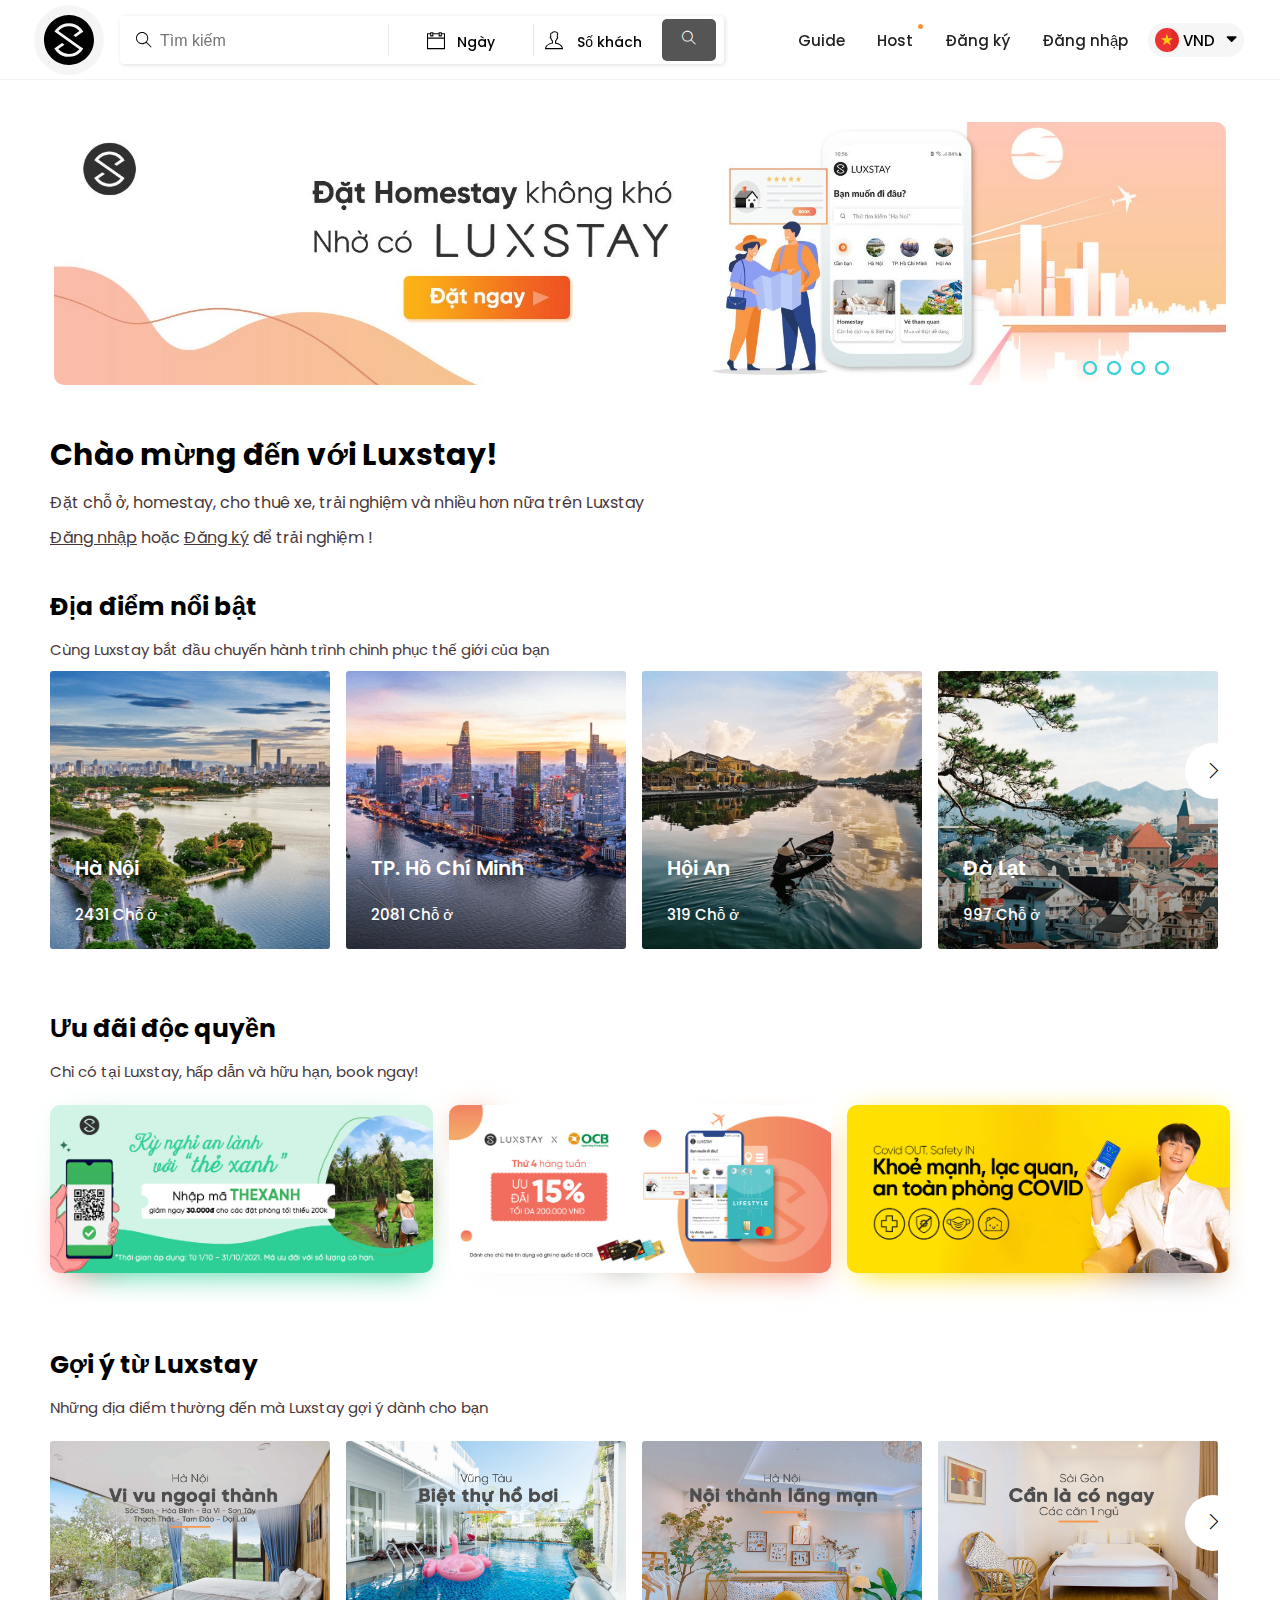
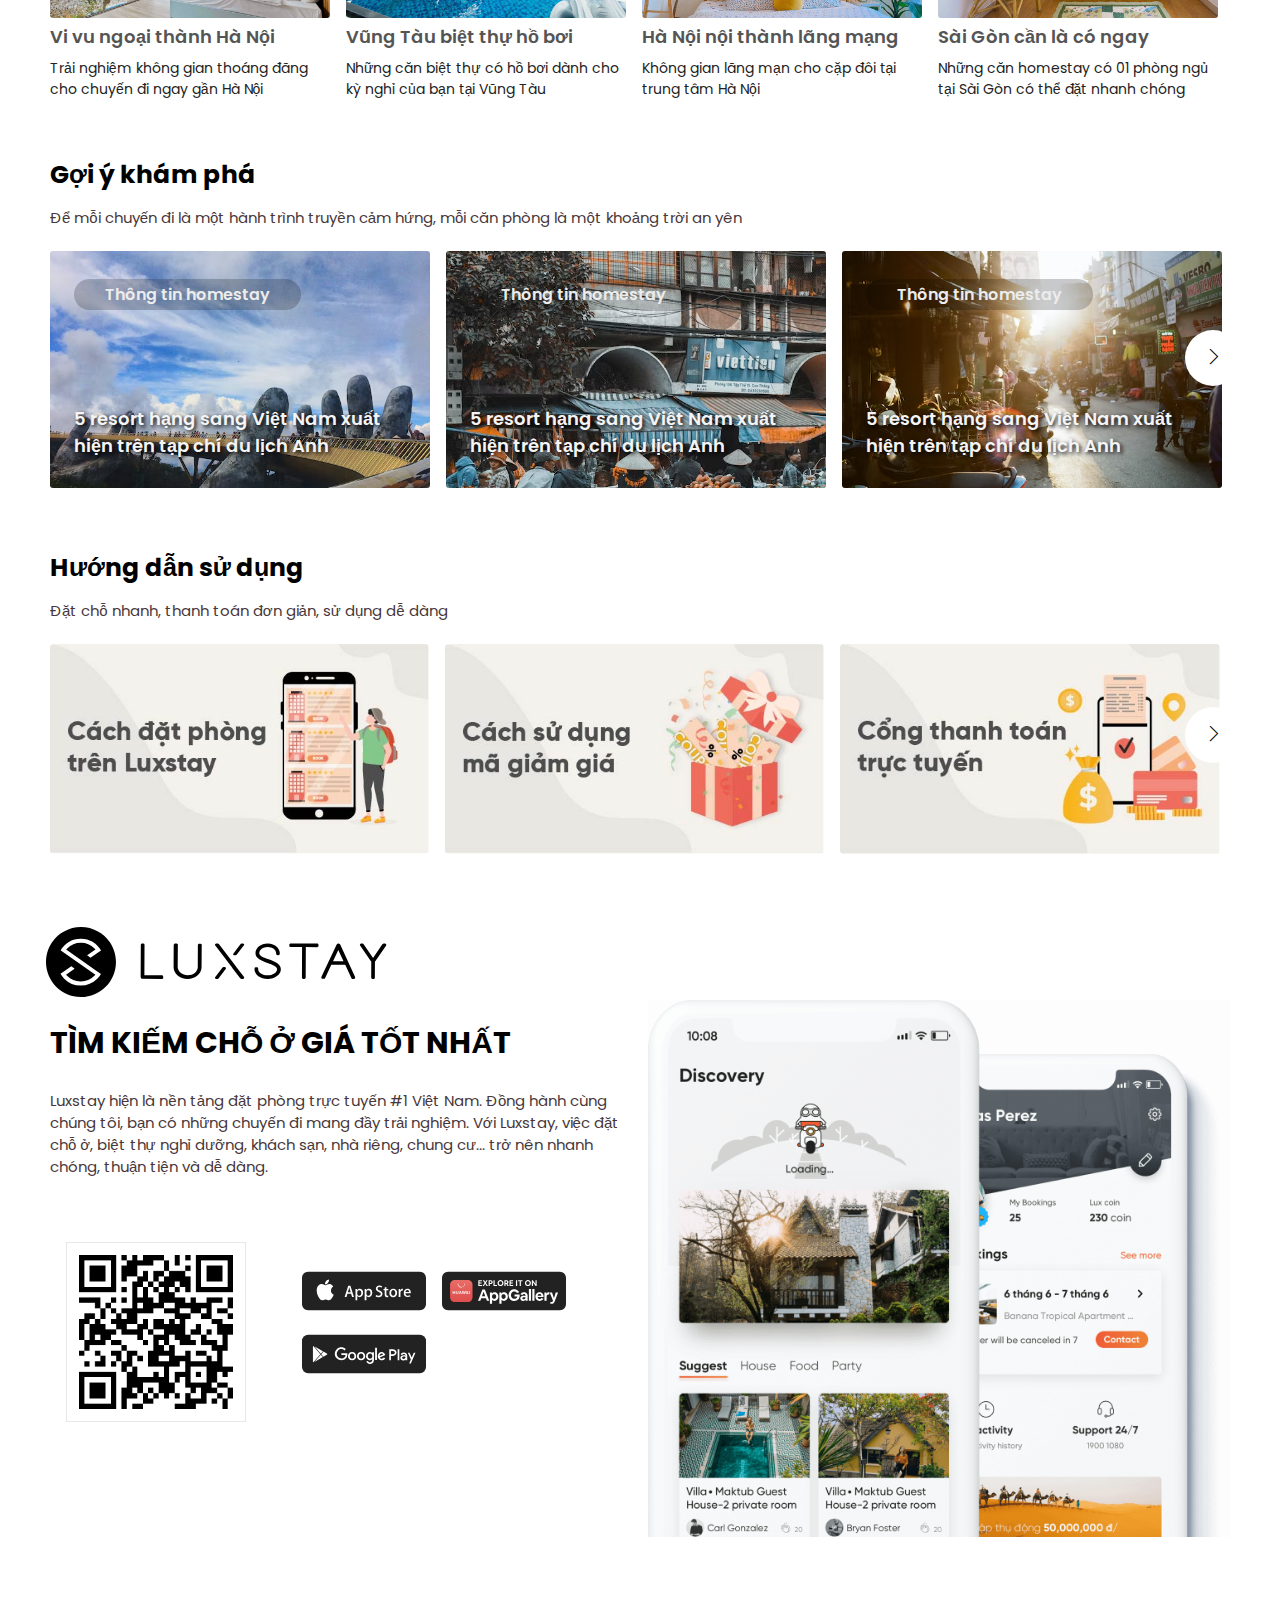
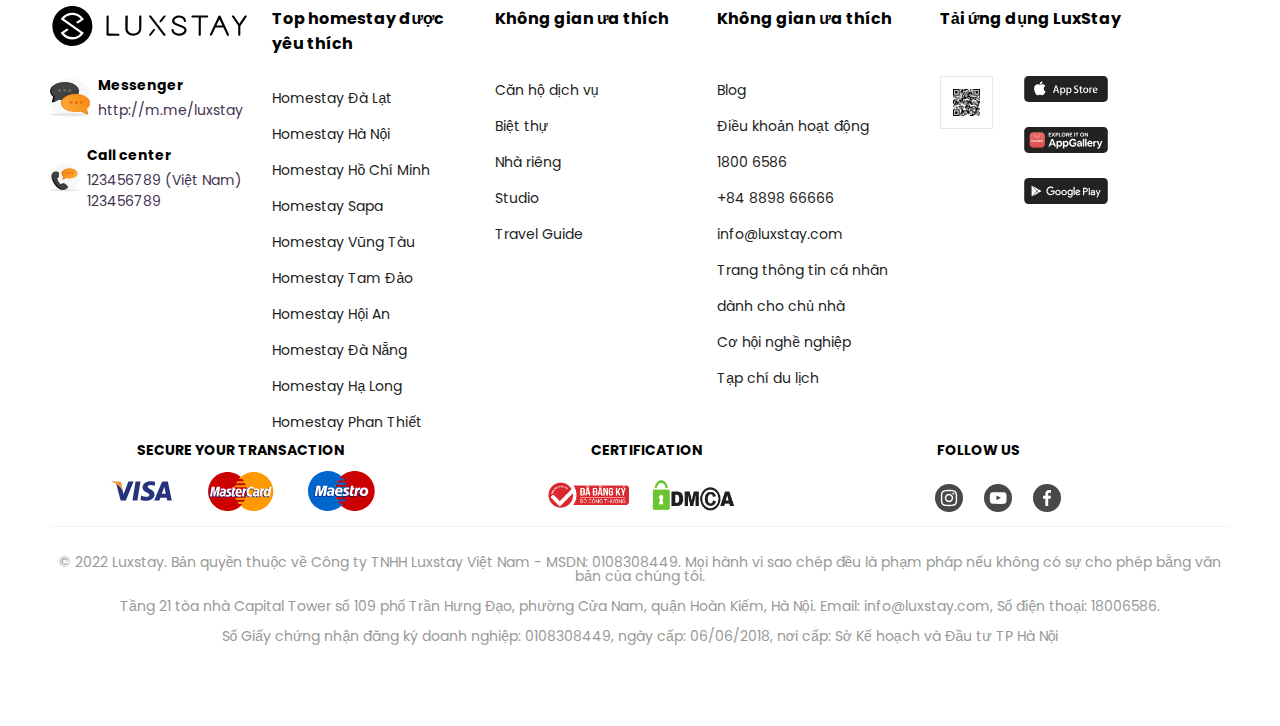
<file: index.html>
<!DOCTYPE html>
<html lang="en">

<head>
    <meta charset="UTF-8">
    <meta http-equiv="X-UA-Compatible" content="IE=edge">
    <meta name="viewport" content="width=device-width, initial-scale=1.0">
    <title>LuxStay</title>

    <link rel="stylesheet" href="./assest/fonts/themify-icons/themify-icons.css">
    <link rel="stylesheet" href="./assest/fonts/fontawesome-free-5.15.4-web/css/all.min.css">
    <link rel="stylesheet" href="https://cdnjs.cloudflare.com/ajax/libs/font-awesome/6.1.2/css/all.min.css"
        integrity="sha512-1sCRPdkRXhBV2PBLUdRb4tMg1w2YPf37qatUFeS7zlBy7jJI8Lf4VHwWfZZfpXtYSLy85pkm9GaYVYMfw5BC1A=="
        crossorigin="anonymous" referrerpolicy="no-referrer" />
    <link
        href="https://fonts.googleapis.com/css2?family=M+PLUS+Rounded+1c&family=Poppins:ital,wght@0,100;0,200;0,500;1,100;1,200;1,300&display=swap"
        rel="stylesheet">
    <!-- <link rel="stylesheet" href="https://cdn.jsdelivr.net/npm/bootstrap@5.2.0/dist/css/bootstrap.min.css"
        integrity="sha384-gH2yIJqKdNHPEq0n4Mqa/HGKIhSkIHeL5AyhkYV8i59U5AR6csBvApHHNl/vI1Bx" crossorigin="anonymous"> -->
    <link rel="stylesheet" href="./assest/css/base.css">
    <link rel="stylesheet" href="./assest/css/style.css">
    <link rel="stylesheet" href="./assest/css/response.css">
    <script src="./js/main.js" defer></script>
</head>

<body>
    <div class="app">
        <div class="grid">
            <div class="header ">
                <div class="navbar">
                    <div class="navbar-left">
                        <div class="navbar-left__logo">
                            <a href="" class="navbar-left__logo-link">
                                <svg version="1.1" viewBox="0 0 50 50" class="svg-icon svg-fill"
                                    preserveAspectRatio="xMinYMin meet">
                                    <path pid="0"
                                        d="M25.093 0c13.781.06 24.94 11.317 24.882 25.106C49.917 38.894 38.663 50.058 24.88 50 11.1 49.942-.059 38.683.001 24.894.057 11.106 11.31-.058 25.092 0zm11.801 31.9L14.398 16.053c.241-.26.48-.518.74-.777 2.7-2.687 5.971-4.031 9.775-4.015 3.804.015 7.064 1.388 9.741 4.098.238.241.476.482.694.743l-5.951 4.133 2.381 1.688 5.153-3.576v.02L39.33 16.7c-.692-1.203-1.584-2.325-2.616-3.39-3.231-3.292-7.167-4.947-11.788-4.967-4.6-.019-8.53 1.603-11.809 4.867a17.806 17.806 0 00-2.682 3.408l1.429 1.004 23.429 16.51c-.24.26-.48.518-.74.777-2.7 2.687-5.971 4.011-9.775 3.996-3.803-.016-7.063-1.37-9.74-4.08-.258-.26-.496-.521-.734-.782l6.111-4.251-.139-.181-2.183-1.528-5.373 3.735v-.021l-2.377 1.65a17.824 17.824 0 002.654 3.43c3.253 3.291 7.169 4.946 11.769 4.965 4.62.021 8.549-1.602 11.83-4.866 1.06-1.075 1.96-2.21 2.682-3.406l-2.383-1.67z">
                                    </path>
                                </svg>
                            </a>
                        </div>
                        <div class="navbar-left__search">
                            <div class="search search--focus">
                                <i class="search-icon ti-search"></i>
                                <input type="text" id="search-input" class="search-input search-input--focus"
                                    placeholder="Tìm kiếm">
                            </div>
                            <div class="search__date">
                                <i class="search__date-icon ti-calendar"></i>
                                <span class="search__date-text">Ngày</span>
                            </div>
                            <div class="search__guest">
                                <i class="search__guest-icon ti-user"></i>
                                <p class="search__guest-text">Số khách</p>

                            </div>
                            <div class="search__guest--modal">
                                <div class="guest__type adult">
                                    <div class="guest__title">
                                        <span>Người lớn</span>
                                    </div>

                                    <div class="control">
                                        <div class="input-decrease">
                                            <button class="btn minus__btn">
                                                <i class="fa-solid fa-minus"></i>
                                            </button>
                                        </div>
                                        <div class="input-increase">
                                            <button class="btn add__btn">
                                                <i class="fa-solid fa-plus"></i>
                                            </button>
                                        </div>
                                        <div class="input adult">
                                            <input type="text" name="" class="input__inner input__adult" min="0"
                                                max="10">
                                        </div>
                                    </div>
                                </div>
                                <div class="guest__type child">
                                    <div class="guest__title">
                                        <span>Trẻ em</span>
                                        <span>Tuổi từ 2-12</span>
                                    </div>
                                    <div class="control">
                                        <div class="input-decrease">
                                            <button class="btn minus__btn">
                                                <i class="fa-solid fa-minus"></i>
                                            </button>
                                        </div>
                                        <div class="input-increase">
                                            <button class="btn add__btn">
                                                <i class="fa-solid fa-plus"></i>
                                            </button>
                                        </div>
                                        <div class="input child">
                                            <input type="text" name="" class="input__inner input__child" min="0"
                                                max="10">
                                        </div>
                                    </div>
                                </div>
                                <div class="guest__type baby">
                                    <div class="guest__title">
                                        <span>Em bé</span>
                                        <span>Dưới 2 tuổi</span>
                                    </div>
                                    <div class="control">
                                        <div class="input-decrease">
                                            <button class="btn minus__btn">
                                                <i class="fa-solid fa-minus"></i>
                                            </button>
                                        </div>
                                        <div class="input-increase">
                                            <button class="btn add__btn">
                                                <i class="fa-solid fa-plus"></i>
                                            </button>
                                        </div>
                                        <div class="input">
                                            <input type="text" name="" class="input__inner input__baby" min="0"
                                                max="10">
                                        </div>
                                    </div>
                                </div>
                                <div class="btn__bottom">
                                    <button class="btn btn__clear">Xóa</button>
                                    <button class="btn btn__apply">Áp dụng</button>
                                </div>
                            </div>
                            <label for="search-input" class="search__button">
                                <i class="search__button-icon ti-search"></i>
                            </label>
                        </div>
                    </div>
                    <div class="navbar-right">
                        <ul class="navbar-right__list">
                            <li class="navbar-right__item">
                                <a href="guide.html" class="navbar-right__item-link">Guide</a>
                            </li>
                            <li class="navbar-right__item"><a href="host.html" class="navbar-right__item-link">Host</a>
                            </li>
                            <li class="navbar-right__item"><a href="register.html" class="navbar-right__item-link">Đăng
                                    ký</a></li>
                            <li class="navbar-right__item"><a href="login.html" class="navbar-right__item-link">Đăng
                                    nhập</a></li>
                            <div class="navbar-right__languages">
                                <img src="./assest/img/vi.svg" alt="flag" class="navbar-right__flag">
                                <span class="navbar-right__languages-text">VND</span>
                                <i class="navbar-right__languages-icon fas fa-sort-down"></i>
                                <div class="navbar-right__currency ">
                                    <div class="grid__row-currency">

                                        <div class="grid__column-2 grid__columm-currency-item">
                                            <div class="countries countries--has-border-right">
                                                <div class="country-item">
                                                    <img src="./assest/img/vi.svg" alt="flag"
                                                        class="country-item__flag">
                                                    <p class="country-item__languages">Tiếng Việt</p>
                                                    <i class="country-item__icon fas fa-check"></i>
                                                </div>
                                                <div class="country-item">
                                                    <img src="./assest/img/vi.svg" alt="flag"
                                                        class="country-item__flag">
                                                    <p class="country-item__languages">English</p>
                                                </div>
                                                <div class="country-item">
                                                    <img src="./assest/img/vi.svg" alt="flag"
                                                        class="country-item__flag">
                                                    <p class="country-item__languages">Korean</p>
                                                </div>
                                            </div>
                                        </div>

                                        <div class="grid__column-2 grid__columm-currency-item">
                                            <div class="currency ">
                                                <div class="country-item">
                                                    <p class="country-item__unit">VND</p>
                                                    <p class="country-item__languages">Tiếng Việt</p>
                                                    <i class="country-item__icon fas fa-check"></i>
                                                </div>

                                                <div class="country-item">
                                                    <p class="country-item__unit">USD</p>
                                                    <p class="country-item__languages">United States Dollar</p>
                                                    <!-- <i class="country-item__icon fas fa-check"></i> -->
                                                </div>
                                            </div>
                                        </div>

                                    </div>
                                </div>

                            </div>

                        </ul>
                    </div>
                </div>
                <button class="btn btn__close">x</button>
            </div>

            <div class="slider">


                <!-- Wrapper for slide -->
                <div class="slider__container">
                    <div class="slides">
                        <!-- radio buttin start -->
                        <input type="radio" name="radio-btn" id="radio1">
                        <input type="radio" name="radio-btn" id="radio2">
                        <input type="radio" name="radio-btn" id="radio3">
                        <input type="radio" name="radio-btn" id="radio4">
                        <!-- radio buttin end -->

                        <!-- slide images start -->
                        <div class="slide first">
                            <img src="./assest/img/slide1.png" alt="">
                        </div>
                        <div class="slide">
                            <img src="./assest/img/slide2.png" alt="">
                        </div>
                        <div class="slide">
                            <img src="./assest/img/slide1.png" alt="">
                        </div>
                        <div class="slide">
                            <img src="./assest/img/slide2.png" alt="">
                        </div>
                        <!-- slide images end -->

                        <!-- automatic navigation start -->
                        <div class="navigation-auto">
                            <div class="auto-btn1"></div>
                            <div class="auto-btn2"></div>
                            <div class="auto-btn3"></div>
                            <div class="auto-btn4"></div>
                        </div>
                        <!-- automatic navigation end -->

                    </div>
                    <!-- manual navigation start -->
                    <div class="navigation-manual">
                        <label for="radio1" class="manual-btn"></label>
                        <label for="radio2" class="manual-btn"></label>
                        <label for="radio3" class="manual-btn"></label>
                        <label for="radio4" class="manual-btn"></label>
                    </div>
                    <!-- manual navigation end -->
                </div>




            </div>

        </div>

        <div class="grid">
            <div class="container">

                <div class="welcome-section">
                    <h3 class="welcome-section__title">Chào mừng đến với Luxstay!</h3>
                    <p class="welcom-section__sub-title">Đặt chỗ ở, homestay, cho thuê xe, trải nghiệm và nhiều hơn
                        nữa
                        trên
                        Luxstay</p>
                    <p class="welcome-section__option">
                        <a href="" class="welcome-section__login">Đăng nhập</a>
                        hoặc
                        <a href="" class="welcome-section__register">Đăng ký</a> để trải nghiệm !
                    </p>

                </div>

                <div class="location-section">
                    <button class="location-section__button-prev button-prev">
                        <i class="prev-icon ti-angle-left"></i>
                    </button>
                    <button class="location-section__button-next button-next">
                        <i class="next-icon ti-angle-right"></i>
                    </button>
                    <h3 class="location-section__title title">Địa điểm nổi bật</h3>
                    <div class="location-section__wrap">
                        <p class="location-section__sub-title sub-title">Cùng Luxstay bắt đầu chuyến hành trình chinh
                            phục
                            thế
                            giới
                            của bạn</p>
                        <!-- <span class="location-section__read-more">
                            <a href="" class="location-section__read-more-link">
                                Xem Thêm
                            </a>
                        </span> -->
                    </div>
                    <div class="grid__row location__slide ">
                        <div class="grid__column-2 location-section__parent">
                            <a href="" class="location-section__link">
                                <img src="./assest/img/location/HaNoi.png" alt="" class="location-section__img">
                                <div class="location-section__info">
                                    <span class="info-name">Hà Nội</span>
                                    <span class="info-quantity">2431 Chỗ ở</span>
                                </div>
                            </a>
                        </div>
                        <div class="grid__column-2 location-section__parent">
                            <a href="" class="location-section__link">
                                <img src="./assest/img/location/TPHCM.png" alt="" class="location-section__img">
                                <div class="location-section__info">
                                    <span class="info-name">TP. Hồ Chí Minh</span>
                                    <span class="info-quantity">2081 Chỗ ở</span>
                                </div>
                            </a>
                        </div>
                        <div class="grid__column-2 location-section__parent">
                            <a href="" class="location-section__link">
                                <img src="./assest/img/location/HoiAn.png" alt="" class="location-section__img">
                                <div class="location-section__info">
                                    <span class="info-name">Hội An</span>
                                    <span class="info-quantity">319 Chỗ ở</span>
                                </div>
                            </a>
                        </div>
                        <div class="grid__column-2 location-section__parent">
                            <a href="" class="location-section__link">
                                <img src="./assest/img/location/DaLat.png" alt="" class="location-section__img">
                                <div class="location-section__info">
                                    <span class="info-name">Đà Lạt</span>
                                    <span class="info-quantity">997 Chỗ ở</span>
                                </div>
                            </a>
                        </div>
                        <div class="grid__column-2 location-section__parent">
                            <a href="" class="location-section__link">
                                <img src="./assest/img/location/QuanNinh.png" alt="" class="location-section__img">
                                <div class="location-section__info">
                                    <span class="info-name">Quảng Ninh</span>
                                    <span class="info-quantity">201 Chỗ ở</span>
                                </div>
                            </a>
                        </div>
                        <div class="grid__column-2 location-section__parent">
                            <a href="" class="location-section__link">
                                <img src="./assest/img/location/QuanNinh.png" alt="" class="location-section__img">
                                <div class="location-section__info">
                                    <span class="info-name">Quảng Ninh</span>
                                    <span class="info-quantity">201 Chỗ ở</span>
                                </div>
                            </a>
                        </div>
                        <div class="grid__column-2 location-section__parent">
                            <a href="" class="location-section__link">
                                <img src="./assest/img/location/QuanNinh.png" alt="" class="location-section__img">
                                <div class="location-section__info">
                                    <span class="info-name">Quảng Ninh</span>
                                    <span class="info-quantity">201 Chỗ ở</span>
                                </div>
                            </a>
                        </div>
                        <div class="grid__column-2 location-section__parent">
                            <a href="" class="location-section__link">
                                <img src="./assest/img/location/QuanNinh.png" alt="" class="location-section__img">
                                <div class="location-section__info">
                                    <span class="info-name">Quảng Ninh</span>
                                    <span class="info-quantity">201 Chỗ ở</span>
                                </div>
                            </a>
                        </div>
                        <div class="grid__column-2 location-section__parent">
                            <a href="" class="location-section__link">
                                <img src="./assest/img/location/QuanNinh.png" alt="" class="location-section__img">
                                <div class="location-section__info">
                                    <span class="info-name">Quảng Ninh</span>
                                    <span class="info-quantity">201 Chỗ ở</span>
                                </div>
                            </a>
                        </div>
                        <div class="grid__column-2 location-section__parent">
                            <a href="" class="location-section__link">
                                <img src="./assest/img/location/QuanNinh.png" alt="" class="location-section__img">
                                <div class="location-section__info">
                                    <span class="info-name">Quảng Ninh</span>
                                    <span class="info-quantity">201 Chỗ ở</span>
                                </div>
                            </a>
                        </div>
                        <div class="grid__column-2 location-section__parent">
                            <a href="" class="location-section__link">
                                <img src="./assest/img/location/QuanNinh.png" alt="" class="location-section__img">
                                <div class="location-section__info">
                                    <span class="info-name">Quảng Ninh</span>
                                    <span class="info-quantity">201 Chỗ ở</span>
                                </div>
                            </a>
                        </div>
                        <div class="grid__column-2 location-section__parent">
                            <a href="" class="location-section__link">
                                <img src="./assest/img/location/QuanNinh.png" alt="" class="location-section__img">
                                <div class="location-section__info">
                                    <span class="info-name">Quảng Ninh</span>
                                    <span class="info-quantity">201 Chỗ ở</span>
                                </div>
                            </a>
                        </div>
                        <div class="grid__column-2 location-section__parent">
                            <a href="" class="location-section__link">
                                <img src="./assest/img/location/QuanNinh.png" alt="" class="location-section__img">
                                <div class="location-section__info">
                                    <span class="info-name">Quảng Ninh</span>
                                    <span class="info-quantity">201 Chỗ ở</span>
                                </div>
                            </a>
                        </div>
                        <div class="grid__column-2 location-section__parent">
                            <a href="" class="location-section__link">
                                <img src="./assest/img/location/QuanNinh.png" alt="" class="location-section__img">
                                <div class="location-section__info">
                                    <span class="info-name">Quảng Ninh</span>
                                    <span class="info-quantity">201 Chỗ ở</span>
                                </div>
                            </a>
                        </div>
                        <div class="grid__column-2 location-section__parent">
                            <a href="" class="location-section__link">
                                <img src="./assest/img/location/QuanNinh.png" alt="" class="location-section__img">
                                <div class="location-section__info">
                                    <span class="info-name">Quảng Ninh</span>
                                    <span class="info-quantity">201 Chỗ ở</span>
                                </div>
                            </a>
                        </div>
                        <div class="grid__column-2 location-section__parent">
                            <a href="" class="location-section__link">
                                <img src="./assest/img/location/QuanNinh.png" alt="" class="location-section__img">
                                <div class="location-section__info">
                                    <span class="info-name">Quảng Ninh</span>
                                    <span class="info-quantity">201 Chỗ ở</span>
                                </div>
                            </a>
                        </div>
                        <div class="grid__column-2 location-section__parent">
                            <a href="" class="location-section__link">
                                <img src="./assest/img/location/QuanNinh.png" alt="" class="location-section__img">
                                <div class="location-section__info">
                                    <span class="info-name">Quảng Ninh</span>
                                    <span class="info-quantity">201 Chỗ ở</span>
                                </div>
                            </a>
                        </div>
                        <div class="grid__column-2 location-section__parent">
                            <a href="" class="location-section__link">
                                <img src="./assest/img/location/QuanNinh.png" alt="" class="location-section__img">
                                <div class="location-section__info">
                                    <span class="info-name">Quảng Ninh</span>
                                    <span class="info-quantity">201 Chỗ ở</span>
                                </div>
                            </a>
                        </div>

                        <div id="load-more-location" class="load-more">Xem thêm</div>
                    </div>
                </div>

                <div class="endow-section">
                    <h3 class="endow-section__title title">Ưu đãi độc quyền</h3>
                    <div class="endow-section-wrap">
                        <p class="endow-section__sub-title sub-title">Chỉ có tại Luxstay, hấp dẫn và hữu hạn, book
                            ngay!</p>
                        <span class="endow-section__read-more">
                            <!-- <a href="" class="endow-section__read-more-link">
                                Xem Thêm
                            </a> -->
                        </span>
                    </div>
                    <div class="grid__row mt-12">
                        <div class="grid__column-3 endow-section__item">
                            <a href="" class="endow-section__link">
                                <img src="./assest/img/endow/edow1.jpg" alt="" class="endow-img">
                                <div class="endow-shadow">
                                    <img src="./assest/img/endow/edow1.jpg" alt="" class="endow-shadow__img">
                                </div>
                            </a>
                        </div>
                        <div class="grid__column-3 endow-section__item">
                            <a href="" class="endow-section__link">
                                <img src="./assest/img/endow/endow2.jpg" alt="" class="endow-img">
                                <div class="endow-shadow">
                                    <img src="./assest/img/endow/endow2.jpg" alt="" class="endow-shadow__img">
                                </div>
                            </a>

                        </div>
                        <div class="grid__column-3 endow-section__item">
                            <a href="" class="endow-section__link">
                                <img src="./assest/img/endow/endow3.jpg" alt="" class="endow-img">
                                <div class="endow-shadow">
                                    <img src="./assest/img/endow/endow3.jpg" alt="" class="endow-shadow__img">
                                </div>
                            </a>

                        </div>
                    </div>
                </div>

                <div class="recommend-section">
                    <button class="recommend-section__button-prev button-prev">
                        <i class="prev-icon ti-angle-left"></i>
                    </button>
                    <button class="recommend-section__button-next button-next">
                        <i class="next-icon ti-angle-right"></i>
                    </button>
                    <h3 class="recommend-section__title title">Gợi ý từ Luxstay</h3>
                    <div class="recommend-section__wrap">
                        <p class="recommend-section__sub-title sub-title">Những địa điểm thường đến mà Luxstay gợi ý
                            dành
                            cho bạn</p>
                        <span class="recommend-section__read-more">
                            <!-- <a href="" class="recommend-section__read-more-link">
                                Xem Thêm
                            </a> -->
                        </span>
                    </div>


                    <div class="grid__row mt-12 recommend__slide">
                        <div class="grid__column-4 recommend-section__parent">
                            <a href="" class="recommend-section__link">
                                <img src="./assest/img/recommend/recommend1.jpg" alt="" class="recommend-section__img">
                                <div class="recommend-section__content">
                                    <p class="recommend-section__introduce">Vi vu ngoại thành Hà Nội</p>
                                    <p class="recommend-section__description">Trải nghiệm không gian thoáng đãng cho
                                        chuyến
                                        đi ngay gần Hà Nội</p>
                                </div>
                            </a>
                        </div>
                        <div class="grid__column-4 recommend-section__parent">
                            <a href="" class="recommend-section__link">
                                <img src="./assest/img/recommend/recommend2.jpg" alt="" class="recommend-section__img">
                                <div class="recommend-section__content">
                                    <p class="recommend-section__introduce">Vũng Tàu biệt thự hồ bơi</p>
                                    <p class="recommend-section__description">Những căn biệt thự có hồ bơi dành cho kỳ
                                        nghỉ
                                        của bạn tại Vũng Tàu</p>
                                </div>
                            </a>
                        </div>
                        <div class="grid__column-4 recommend-section__parent">
                            <a href="" class="recommend-section__link">
                                <img src="./assest/img/recommend/recommend3.jpg" alt="" class="recommend-section__img">
                                <div class="recommend-section__content">
                                    <p class="recommend-section__introduce">Hà Nội nội thành lãng mạng</p>
                                    <p class="recommend-section__description">Không gian lãng mạn cho cặp đôi tại trung
                                        tâm
                                        Hà Nội</p>
                                </div>
                            </a>
                        </div>
                        <div class="grid__column-4 recommend-section__parent">
                            <a href="" class="recommend-section__link">
                                <img src="./assest/img/recommend/recommend4.jpg" alt="" class="recommend-section__img">
                                <div class="recommend-section__content">
                                    <p class="recommend-section__introduce">Sài Gòn cần là có ngay</p>
                                    <p class="recommend-section__description">Những căn homestay có 01 phòng ngủ tại Sài
                                        Gòn
                                        có thể đặt nhanh chóng</p>
                                </div>
                            </a>
                        </div>
                        <div class="grid__column-4 recommend-section__parent">
                            <a href="" class="recommend-section__link">
                                <img src="./assest/img/recommend/recommend4.jpg" alt="" class="recommend-section__img">
                                <div class="recommend-section__content">
                                    <p class="recommend-section__introduce">Sài Gòn cần là có ngay</p>
                                    <p class="recommend-section__description">Những căn homestay có 01 phòng ngủ tại Sài
                                        Gòn
                                        có thể đặt nhanh chóng</p>
                                </div>
                            </a>
                        </div>
                        <div class="grid__column-4 recommend-section__parent">
                            <a href="" class="recommend-section__link">
                                <img src="./assest/img/recommend/recommend4.jpg" alt="" class="recommend-section__img">
                                <div class="recommend-section__content">
                                    <p class="recommend-section__introduce">Sài Gòn cần là có ngay</p>
                                    <p class="recommend-section__description">Những căn homestay có 01 phòng ngủ tại Sài
                                        Gòn
                                        có thể đặt nhanh chóng</p>
                                </div>
                            </a>
                        </div>
                        <div class="grid__column-4 recommend-section__parent">
                            <a href="" class="recommend-section__link">
                                <img src="./assest/img/recommend/recommend4.jpg" alt="" class="recommend-section__img">
                                <div class="recommend-section__content">
                                    <p class="recommend-section__introduce">Sài Gòn cần là có ngay</p>
                                    <p class="recommend-section__description">Những căn homestay có 01 phòng ngủ tại Sài
                                        Gòn
                                        có thể đặt nhanh chóng</p>
                                </div>
                            </a>
                        </div>
                        <div class="grid__column-4 recommend-section__parent">
                            <a href="" class="recommend-section__link">
                                <img src="./assest/img/recommend/recommend4.jpg" alt="" class="recommend-section__img">
                                <div class="recommend-section__content">
                                    <p class="recommend-section__introduce">Sài Gòn cần là có ngay</p>
                                    <p class="recommend-section__description">Những căn homestay có 01 phòng ngủ tại Sài
                                        Gòn
                                        có thể đặt nhanh chóng</p>
                                </div>
                            </a>
                        </div>
                        <div class="grid__column-4 recommend-section__parent">
                            <a href="" class="recommend-section__link">
                                <img src="./assest/img/recommend/recommend4.jpg" alt="" class="recommend-section__img">
                                <div class="recommend-section__content">
                                    <p class="recommend-section__introduce">Sài Gòn cần là có ngay</p>
                                    <p class="recommend-section__description">Những căn homestay có 01 phòng ngủ tại Sài
                                        Gòn
                                        có thể đặt nhanh chóng</p>
                                </div>
                            </a>
                        </div>
                        <div class="grid__column-4 recommend-section__parent">
                            <a href="" class="recommend-section__link">
                                <img src="./assest/img/recommend/recommend4.jpg" alt="" class="recommend-section__img">
                                <div class="recommend-section__content">
                                    <p class="recommend-section__introduce">Sài Gòn cần là có ngay</p>
                                    <p class="recommend-section__description">Những căn homestay có 01 phòng ngủ tại Sài
                                        Gòn
                                        có thể đặt nhanh chóng</p>
                                </div>
                            </a>
                        </div>
                        <div class="grid__column-4 recommend-section__parent">
                            <a href="" class="recommend-section__link">
                                <img src="./assest/img/recommend/recommend4.jpg" alt="" class="recommend-section__img">
                                <div class="recommend-section__content">
                                    <p class="recommend-section__introduce">Sài Gòn cần là có ngay</p>
                                    <p class="recommend-section__description">Những căn homestay có 01 phòng ngủ tại Sài
                                        Gòn
                                        có thể đặt nhanh chóng</p>
                                </div>
                            </a>
                        </div>
                        <div class="grid__column-4 recommend-section__parent">
                            <a href="" class="recommend-section__link">
                                <img src="./assest/img/recommend/recommend4.jpg" alt="" class="recommend-section__img">
                                <div class="recommend-section__content">
                                    <p class="recommend-section__introduce">Sài Gòn cần là có ngay</p>
                                    <p class="recommend-section__description">Những căn homestay có 01 phòng ngủ tại Sài
                                        Gòn
                                        có thể đặt nhanh chóng</p>
                                </div>
                            </a>
                        </div>
                    </div>
                    <div id="load-more-recommend" class="load-more">Xem thêm</div>
                </div>

                <div class="discovery-section">
                    <button class="discovery-section__button-prev button-prev">
                        <i class="prev-icon ti-angle-left"></i>
                    </button>
                    <button class="discovery-section__button-next button-next">
                        <i class="next-icon ti-angle-right"></i>
                    </button>
                    <h3 class="discovery-section__title title">Gợi ý khám phá</h3>
                    <div class="discovery-section__wrap">
                        <p class="discovery-section__sub-title sub-title">Để mỗi chuyến đi là một hành trình truyền cảm
                            hứng, mỗi căn
                            phòng là một khoảng trời an yên</p>
                        <span class="discovery-section__read-more">
                            <!-- <a href="" class="discovery-section__read-more-link">
                                Xem Thêm
                            </a> -->
                        </span>
                    </div>

                    <div class="grid__row mt-12 discovery__slide">
                        <div class="grid__column-3 discovery-section-content">
                            <a href="" class="discovery-section__link">
                                <img src="./assest/img/recommenddiscovery/recommend-discovery-1.jpg" alt=""
                                    class="discovery-section__img">
                                <div class="discovery-section__item">
                                    <div class="item-header">
                                        <a href="" class="item-header__link">Thông tin homestay</a>
                                    </div>
                                    <div class="item-bottom">
                                        <a href="" class="item-bottom__link">5 resort hạng sang Việt Nam xuất hiện trên
                                            tạp chí du lịch Anh</a>
                                    </div>
                                </div>


                            </a>


                        </div>
                        <div class="grid__column-3 discovery-section-content">
                            <a href="" class="discovery-section__link">
                                <img src="./assest/img/recommenddiscovery/recommend-discovery-2.jpg" alt=""
                                    class="discovery-section__img">
                                <div class="discovery-section__item">
                                    <div class="item-header">
                                        <a href="" class="item-header__link">Thông tin homestay</a>
                                    </div>
                                    <div class="item-bottom">
                                        <a href="" class="item-bottom__link">5 resort hạng sang Việt Nam xuất hiện trên
                                            tạp chí du lịch Anh</a>
                                    </div>
                                </div>


                            </a>
                            <!-- <img src=" ./assest/img/recommend/recommend3.jpg" alt="" class="discovery-section__img"> -->

                        </div>
                        <div class="grid__column-3 discovery-section-content">
                            <a href="" class="discovery-section__link">
                                <img src="./assest/img/recommenddiscovery/recommend-discovery-3.jpg" alt=""
                                    class="discovery-section__img">
                                <div class="discovery-section__item">
                                    <div class="item-header">
                                        <a href="" class="item-header__link">Thông tin homestay</a>
                                    </div>
                                    <div class="item-bottom">
                                        <a href="" class="item-bottom__link">5 resort hạng sang Việt Nam xuất hiện trên
                                            tạp chí du lịch Anh</a>
                                    </div>
                                </div>


                            </a>
                            <!-- <img src="./assest/img/recommend/recommend4.jpg" alt="" class="discovery-section__img"> -->

                        </div>
                        <div class="grid__column-3 discovery-section-content">
                            <a href="" class="discovery-section__link">
                                <img src="./assest/img/recommenddiscovery/recommend-discovery-4.jpg" alt=""
                                    class="discovery-section__img">
                                <div class="discovery-section__item">
                                    <div class="item-header">
                                        <a href="" class="item-header__link">Thông tin homestay</a>
                                    </div>
                                    <div class="item-bottom">
                                        <a href="" class="item-bottom__link">5 resort hạng sang Việt Nam xuất hiện trên
                                            tạp chí du lịch Anh</a>
                                    </div>
                                </div>


                            </a>
                            <!-- <img src="./assest/img/recommend/recommend4.jpg" alt="" class="discovery-section__img"> -->

                        </div>
                        <div class="grid__column-3 discovery-section-content">
                            <a href="" class="discovery-section__link">
                                <img src="./assest/img/recommenddiscovery/recommend-discovery-5.jpg" alt=""
                                    class="discovery-section__img">
                                <div class="discovery-section__item">
                                    <div class="item-header">
                                        <a href="" class="item-header__link">Thông tin homestay</a>
                                    </div>
                                    <div class="item-bottom">
                                        <a href="" class="item-bottom__link">5 resort hạng sang Việt Nam xuất hiện trên
                                            tạp chí du lịch Anh</a>
                                    </div>
                                </div>


                            </a>
                            <!-- <img src="./assest/img/recommend/recommend4.jpg" alt="" class="discovery-section__img"> -->

                        </div>
                        <div class="grid__column-3 discovery-section-content">
                            <a href="" class="discovery-section__link">
                                <img src="./assest/img/recommenddiscovery/recommend-discovery-6.jpg" alt=""
                                    class="discovery-section__img">
                                <div class="discovery-section__item">
                                    <div class="item-header">
                                        <a href="" class="item-header__link">Thông tin homestay</a>
                                    </div>
                                    <div class="item-bottom">
                                        <a href="" class="item-bottom__link">5 resort hạng sang Việt Nam xuất hiện trên
                                            tạp chí du lịch Anh</a>
                                    </div>
                                </div>


                            </a>
                            <!-- <img src="./assest/img/recommend/recommend4.jpg" alt="" class="discovery-section__img"> -->

                        </div>
                        <div class="grid__column-3 discovery-section-content">
                            <a href="" class="discovery-section__link">
                                <img src="./assest/img/recommenddiscovery/recommend-discovery-7.jpg" alt=""
                                    class="discovery-section__img">
                                <div class="discovery-section__item">
                                    <div class="item-header">
                                        <a href="" class="item-header__link">Thông tin homestay</a>
                                    </div>
                                    <div class="item-bottom">
                                        <a href="" class="item-bottom__link">5 resort hạng sang Việt Nam xuất hiện trên
                                            tạp chí du lịch Anh</a>
                                    </div>
                                </div>


                            </a>
                            <!-- <img src="./assest/img/recommend/recommend4.jpg" alt="" class="discovery-section__img"> -->

                        </div>
                        <div class="grid__column-3 discovery-section-content">
                            <a href="" class="discovery-section__link">
                                <img src="./assest/img/recommenddiscovery/recommend-discovery-8.jpg" alt=""
                                    class="discovery-section__img">
                                <div class="discovery-section__item">
                                    <div class="item-header">
                                        <a href="" class="item-header__link">Thông tin homestay</a>
                                    </div>
                                    <div class="item-bottom">
                                        <a href="" class="item-bottom__link">5 resort hạng sang Việt Nam xuất hiện trên
                                            tạp chí du lịch Anh</a>
                                    </div>
                                </div>


                            </a>
                            <!-- <img src="./assest/img/recommend/recommend4.jpg" alt="" class="discovery-section__img"> -->

                        </div>
                        <div class="grid__column-3 discovery-section-content">
                            <a href="" class="discovery-section__link">
                                <img src="./assest/img/recommenddiscovery/recommend-discovery-9.jpg" alt=""
                                    class="discovery-section__img">
                                <div class="discovery-section__item">
                                    <div class="item-header">
                                        <a href="" class="item-header__link">Thông tin homestay</a>
                                    </div>
                                    <div class="item-bottom">
                                        <a href="" class="item-bottom__link">5 resort hạng sang Việt Nam xuất hiện trên
                                            tạp chí du lịch Anh</a>
                                    </div>
                                </div>


                            </a>
                            <!-- <img src="./assest/img/recommend/recommend4.jpg" alt="" class="discovery-section__img"> -->

                        </div>
                    </div>
                    <div id="load-more-discovery" class="load-more">Xem thêm</div>
                </div>

                <div class="tutorial-section">
                    <button class="tutorial-section__button-prev button-prev">
                        <i class="prev-icon ti-angle-left"></i>
                    </button>
                    <button class="tutorial-section__button-next button-next">
                        <i class="next-icon ti-angle-right"></i>
                    </button>
                    <h3 class="tutorial-section__title title">Hướng dẫn sử dụng</h3>
                    <div class="tutorial-section__wrap">
                        <p class="tutorial-section__sub-title sub-title">Đặt chỗ nhanh, thanh toán đơn giản, sử dụng dễ
                            dàng
                        </p>
                        <span class="tutorial-section__read-more">
                            <!-- <a href="" class="tutorial-section__read-more-link">
                                Xem Thêm
                            </a> -->
                        </span>
                    </div>


                    <div class="grid__row mt-12 tutorial__slide">
                        <div class="grid__column-3 tutorial__slide-content">
                            <img src="./assest/img/tutorial/tutorial1.jpg" alt="" class="tutorial-section__img">

                        </div>
                        <div class="grid__column-3 tutorial__slide-content">
                            <img src="./assest/img/tutorial/tutorial2.jpg" alt="" class="tutorial-section__img">

                        </div>
                        <div class="grid__column-3 tutorial__slide-content">
                            <img src="./assest/img/tutorial/tutorial3.jpg" alt="" class="tutorial-section__img">

                        </div>

                        <div class="grid__column-3 tutorial__slide-content">

                            <img src="./assest/img/tutorial/tutorial3.jpg" alt="" class="tutorial-section__img">

                        </div>
                        <div class="grid__column-3 tutorial__slide-content">

                            <img src="./assest/img/tutorial/tutorial3.jpg" alt="" class="tutorial-section__img">

                        </div>
                        <div class="grid__column-3 tutorial__slide-content">

                            <img src="./assest/img/tutorial/tutorial3.jpg" alt="" class="tutorial-section__img">

                        </div>
                        <div class="grid__column-3 tutorial__slide-content">

                            <img src="./assest/img/tutorial/tutorial3.jpg" alt="" class="tutorial-section__img">

                        </div>
                        <div class="grid__column-3 tutorial__slide-content">

                            <img src="./assest/img/tutorial/tutorial3.jpg" alt="" class="tutorial-section__img">

                        </div>
                        <div class="grid__column-3 tutorial__slide-content">

                            <img src="./assest/img/tutorial/tutorial3.jpg" alt="" class="tutorial-section__img">

                        </div>
                        <div class="grid__column-3 tutorial__slide-content">

                            <img src="./assest/img/tutorial/tutorial3.jpg" alt="" class="tutorial-section__img">

                        </div>
                        <div class="grid__column-3 tutorial__slide-content">

                            <img src="./assest/img/tutorial/tutorial3.jpg" alt="" class="tutorial-section__img">

                        </div>
                        <div class="grid__column-3 tutorial__slide-content">

                            <img src="./assest/img/tutorial/tutorial3.jpg" alt="" class="tutorial-section__img">

                        </div>
                    </div>
                    <div id="load-more-tutorial" class="load-more">Xem thêm</div>
                </div>

                <div class="introduce-section">
                    <div class="grid__row introduce-section__container">
                        <div class="grid__column-2 introduce-section__left">
                            <div class="left-header">
                                <div class="left-header__svg">

                                    <svg version="1.1" preserveAspectRatio="xMinYMin meet" viewBox="0 0 244 50"
                                        class="mb--18 mb--sm-42 app-introduce__logo svg-icon svg-fill left-header__logo">
                                        <path pid="0"
                                            d="M25.093 0c13.781.06 24.94 11.317 24.882 25.106C49.917 38.894 38.663 50.058 24.88 50 11.1 49.942-.059 38.683.001 24.894.057 11.106 11.31-.058 25.092 0zm11.801 31.9L14.398 16.053c.241-.26.48-.518.74-.777 2.7-2.687 5.971-4.031 9.775-4.015 3.804.015 7.064 1.388 9.741 4.098.238.241.476.482.694.743l-5.951 4.133 2.381 1.688 5.153-3.576v.02L39.33 16.7c-.692-1.203-1.584-2.325-2.616-3.39-3.231-3.292-7.167-4.947-11.788-4.967-4.6-.019-8.53 1.603-11.809 4.867a17.806 17.806 0 00-2.682 3.408l1.429 1.004 23.429 16.51c-.24.26-.48.518-.74.777-2.7 2.687-5.971 4.011-9.775 3.996-3.803-.016-7.063-1.37-9.74-4.08-.258-.26-.496-.521-.734-.782l6.111-4.251-.139-.181-2.183-1.528-5.373 3.735v-.021l-2.377 1.65a17.824 17.824 0 002.654 3.43c3.253 3.291 7.169 4.946 11.769 4.965 4.62.021 8.549-1.602 11.83-4.866 1.06-1.075 1.96-2.21 2.682-3.406l-2.383-1.67zm45.839 2.652l-12.45-.05.096-21.789a.957.957 0 00-.965-.945l-.678-.003a.96.96 0 00-.974.939v.047c-.048.095-.05.236-.05.33l-.098 22.636a1.337 1.337 0 001.351 1.326l13.805.056a.958.958 0 00.973-.938l.003-.662a1.037 1.037 0 00-1.013-.946v-.001zm27.64-22.67l-.871-.003c-.563-.003-1.027.42-1.027.937l-.075 15.878c-.014 3.157-3.252 5.735-7.197 5.72-3.943-.014-7.158-2.618-7.144-5.775l.123-15.5.052-.282a.957.957 0 00-.201-.756 1.128 1.128 0 00-.767-.332l-.87-.004c-.513-.002-.924.326-1.028.75a.857.857 0 00-.156.47l-.073 15.69c-.02 4.616 4.47 8.402 9.95 8.424 5.48.022 10.004-3.73 10.025-8.3l.122-15.5.054-.282a.952.952 0 00-.203-.755c-.152-.189-.458-.379-.714-.38zm48.638 11.226c-3.275-1.249-6.696-2.496-6.688-4.393.01-2.42 2.721-4.401 6.05-4.387 3.331.014 6.025 2.017 6.014 4.436l-.002.38a.96.96 0 00.961.953l.675.003a.96.96 0 00.971-.945v-.38c.009-1.66-.709-3.276-2.006-4.515-1.635-1.618-4.092-2.532-6.65-2.494-4.873-.02-8.698 3.047-8.715 6.938.03 3.748 4.416 5.38 8.656 6.962 3.324 1.247 6.795 2.495 6.785 4.487-.01 2.372-3.155 4.399-6.775 4.385-3.668-.016-6.747-2.07-6.737-4.44l.001-.38a.961.961 0 00-.96-.954l-.676-.002a.96.96 0 00-.97.945v.38c-.018 3.843 4.215 6.991 9.38 7.012 5.163.022 9.423-3.092 9.44-6.934-.033-3.796-4.464-5.427-8.754-7.057zM193.66 11.84l-18.844-.076c-.547-.003-.996.42-.999.94l-.002.66c-.002.52.443.946.99.949l8.103.032-.095 21.802c-.003.52.443.947.99.949l.696.002c.546.003.996-.42 1-.94l.095-21.802 8.055.031c.547.003.996-.42.999-.94l.003-.66c.003-.52-.443-.946-.99-.947zm49.264.515c-.144-.33-.481-.52-.867-.52l-.87-.005a.963.963 0 00-.677.28l-.145.14-.147.142-6.609 9.677-6.72-9.734c-.048-.046-.096-.094-.096-.14l-.143-.143a.97.97 0 00-.675-.285l-.774-.003a1.021 1.021 0 00-.872.515 1.03 1.03 0 00.045.988l7.966 11.576-.049 11.307c.006.527.437.95.964.946l.675.002a.957.957 0 00.97-.937l.049-11.308 7.923-11.509c.194-.329.243-.705.052-.989zm-37.898 12.047l3.75-7.994 3.728 8.023-7.478-.03zm15.615 10.954v-.047l-10.5-22.733c-.15-.425-.549-.71-1.102-.807-.603-.049-1.156.231-1.41.703v.046l-10.705 22.697v.047l-.204.471c-.095.283-.06.595.097.849.188.258.483.416.802.428l.854.004c.453.001.806-.282.958-.657l.05-.141 4.314-9.277 9.95.04 4.28 9.31.049.14c.15.38.5.664.952.667l.854.002c.352.002.654-.139.806-.422.152-.281.254-.563.104-.847l-.149-.473zm-86.008-15.15l.817.003a.963.963 0 00.729-.347l4.755-6.218.412-.478a.763.763 0 00.095-.915c-.135-.306-.453-.482-.816-.483l-.863-.004a.929.929 0 00-.868.608l-4.983 6.522a.94.94 0 00-.096.915c.135.22.453.394.816.397h.002zm-6.998 8.45l-.819-.002a.96.96 0 00-.728.347l-4.755 6.207-.413.48a.77.77 0 00-.094.92c.135.309.452.485.816.488l.864.002a.91.91 0 00.82-.478l5.03-6.601a.949.949 0 00.095-.92 1.027 1.027 0 00-.816-.443zm8.019-.453l.148.14 5.55 7.248c.248.284.246.662.095.99-.15.332-.5.519-.9.517l-.896-.004a1.013 1.013 0 01-.697-.286l-.149-.14c-.03-.002-.042-.02-.059-.044a.212.212 0 00-.04-.052l-5.501-7.151a1.005 1.005 0 01-.15-.237l-11.694-15.39-.446-.521c-.248-.285-.246-.662-.096-.993.15-.33.501-.518.9-.516l.897.004a.99.99 0 01.845.428l.15.19 11.992 15.721s.05.048.05.096z">
                                        </path>
                                    </svg>
                                </div>
                                <h2 class="left-header__title title">TÌM KIẾM CHỖ Ở GIÁ TỐT NHẤT</h2>
                                <p class="left-header__description sub-title">Luxstay hiện là nền tảng đặt phòng
                                    trực
                                    tuyến #1
                                    Việt Nam. Đồng hành cùng chúng tôi, bạn có những chuyến đi mang đầy trải nghiệm. Với
                                    Luxstay, việc đặt chỗ ở, biệt thự nghỉ dưỡng, khách sạn, nhà riêng, chung cư... trở
                                    nên
                                    nhanh chóng, thuận tiện và dễ dàng.</p>
                            </div>
                            <div class="left-bottom">

                                <div class="left-bottom__install-app">
                                    <img src="./assest/img/qr-code.png" alt="" class="left-bottom__img">

                                </div>


                                <div class="left-bottom__apps">
                                    <a href="" class="left-bottom__link">
                                        <img src="./assest/img/svg/apple-store.svg" alt="" class="left-bottom__app">
                                    </a>
                                    <a href="" class="left-bottom__link">
                                        <img src="./assest/img/svg/huawei.svg" alt="" class="left-bottom__app">
                                    </a>
                                    <a href="" class="left-bottom__link">
                                        <img src="./assest/img/svg/google-play.svg" alt="" class="left-bottom__app">
                                    </a>
                                </div>
                            </div>

                        </div>
                        <div class="grid__column-2 introduce-section__right">
                            <img src="./assest/img/home-02.png" alt="" class="introduce-section__right-img">
                        </div>
                    </div>

                </div>
            </div>
        </div>



        <div class="grid">
            <footer class="footer">
                <div class="grid__row footer__container">
                    <div class="grid__column-5 footer__section">
                        <div class="footer-contact__logo">
                            <svg version="1.1" viewBox="0 0 244 50" class="svg-icon svg-fill" width="200" height="40">
                                <path pid="0"
                                    d="M25.093 0c13.781.06 24.94 11.317 24.882 25.106C49.917 38.894 38.663 50.058 24.88 50 11.1 49.942-.059 38.683.001 24.894.057 11.106 11.31-.058 25.092 0zm11.801 31.9L14.398 16.053c.241-.26.48-.518.74-.777 2.7-2.687 5.971-4.031 9.775-4.015 3.804.015 7.064 1.388 9.741 4.098.238.241.476.482.694.743l-5.951 4.133 2.381 1.688 5.153-3.576v.02L39.33 16.7c-.692-1.203-1.584-2.325-2.616-3.39-3.231-3.292-7.167-4.947-11.788-4.967-4.6-.019-8.53 1.603-11.809 4.867a17.806 17.806 0 00-2.682 3.408l1.429 1.004 23.429 16.51c-.24.26-.48.518-.74.777-2.7 2.687-5.971 4.011-9.775 3.996-3.803-.016-7.063-1.37-9.74-4.08-.258-.26-.496-.521-.734-.782l6.111-4.251-.139-.181-2.183-1.528-5.373 3.735v-.021l-2.377 1.65a17.824 17.824 0 002.654 3.43c3.253 3.291 7.169 4.946 11.769 4.965 4.62.021 8.549-1.602 11.83-4.866 1.06-1.075 1.96-2.21 2.682-3.406l-2.383-1.67zm45.839 2.652l-12.45-.05.096-21.789a.957.957 0 00-.965-.945l-.678-.003a.96.96 0 00-.974.939v.047c-.048.095-.05.236-.05.33l-.098 22.636a1.337 1.337 0 001.351 1.326l13.805.056a.958.958 0 00.973-.938l.003-.662a1.037 1.037 0 00-1.013-.946v-.001zm27.64-22.67l-.871-.003c-.563-.003-1.027.42-1.027.937l-.075 15.878c-.014 3.157-3.252 5.735-7.197 5.72-3.943-.014-7.158-2.618-7.144-5.775l.123-15.5.052-.282a.957.957 0 00-.201-.756 1.128 1.128 0 00-.767-.332l-.87-.004c-.513-.002-.924.326-1.028.75a.857.857 0 00-.156.47l-.073 15.69c-.02 4.616 4.47 8.402 9.95 8.424 5.48.022 10.004-3.73 10.025-8.3l.122-15.5.054-.282a.952.952 0 00-.203-.755c-.152-.189-.458-.379-.714-.38zm48.638 11.226c-3.275-1.249-6.696-2.496-6.688-4.393.01-2.42 2.721-4.401 6.05-4.387 3.331.014 6.025 2.017 6.014 4.436l-.002.38a.96.96 0 00.961.953l.675.003a.96.96 0 00.971-.945v-.38c.009-1.66-.709-3.276-2.006-4.515-1.635-1.618-4.092-2.532-6.65-2.494-4.873-.02-8.698 3.047-8.715 6.938.03 3.748 4.416 5.38 8.656 6.962 3.324 1.247 6.795 2.495 6.785 4.487-.01 2.372-3.155 4.399-6.775 4.385-3.668-.016-6.747-2.07-6.737-4.44l.001-.38a.961.961 0 00-.96-.954l-.676-.002a.96.96 0 00-.97.945v.38c-.018 3.843 4.215 6.991 9.38 7.012 5.163.022 9.423-3.092 9.44-6.934-.033-3.796-4.464-5.427-8.754-7.057zM193.66 11.84l-18.844-.076c-.547-.003-.996.42-.999.94l-.002.66c-.002.52.443.946.99.949l8.103.032-.095 21.802c-.003.52.443.947.99.949l.696.002c.546.003.996-.42 1-.94l.095-21.802 8.055.031c.547.003.996-.42.999-.94l.003-.66c.003-.52-.443-.946-.99-.947zm49.264.515c-.144-.33-.481-.52-.867-.52l-.87-.005a.963.963 0 00-.677.28l-.145.14-.147.142-6.609 9.677-6.72-9.734c-.048-.046-.096-.094-.096-.14l-.143-.143a.97.97 0 00-.675-.285l-.774-.003a1.021 1.021 0 00-.872.515 1.03 1.03 0 00.045.988l7.966 11.576-.049 11.307c.006.527.437.95.964.946l.675.002a.957.957 0 00.97-.937l.049-11.308 7.923-11.509c.194-.329.243-.705.052-.989zm-37.898 12.047l3.75-7.994 3.728 8.023-7.478-.03zm15.615 10.954v-.047l-10.5-22.733c-.15-.425-.549-.71-1.102-.807-.603-.049-1.156.231-1.41.703v.046l-10.705 22.697v.047l-.204.471c-.095.283-.06.595.097.849.188.258.483.416.802.428l.854.004c.453.001.806-.282.958-.657l.05-.141 4.314-9.277 9.95.04 4.28 9.31.049.14c.15.38.5.664.952.667l.854.002c.352.002.654-.139.806-.422.152-.281.254-.563.104-.847l-.149-.473zm-86.008-15.15l.817.003a.963.963 0 00.729-.347l4.755-6.218.412-.478a.763.763 0 00.095-.915c-.135-.306-.453-.482-.816-.483l-.863-.004a.929.929 0 00-.868.608l-4.983 6.522a.94.94 0 00-.096.915c.135.22.453.394.816.397h.002zm-6.998 8.45l-.819-.002a.96.96 0 00-.728.347l-4.755 6.207-.413.48a.77.77 0 00-.094.92c.135.309.452.485.816.488l.864.002a.91.91 0 00.82-.478l5.03-6.601a.949.949 0 00.095-.92 1.027 1.027 0 00-.816-.443zm8.019-.453l.148.14 5.55 7.248c.248.284.246.662.095.99-.15.332-.5.519-.9.517l-.896-.004a1.013 1.013 0 01-.697-.286l-.149-.14c-.03-.002-.042-.02-.059-.044a.212.212 0 00-.04-.052l-5.501-7.151a1.005 1.005 0 01-.15-.237l-11.694-15.39-.446-.521c-.248-.285-.246-.662-.096-.993.15-.33.501-.518.9-.516l.897.004a.99.99 0 01.845.428l.15.19 11.992 15.721s.05.048.05.096z">
                                </path>
                            </svg>
                        </div>
                        <div class="footer-contact_method">
                            <div class="footer-contact_method-item">
                                <svg version="1.1" viewBox="0 0 40 40" class="svg-icon svg-fill"
                                    style="width: 40px; height: 40px;">
                                    <defs>
                                        <linearGradient x1="50%" y1="0%" x2="50%" y2="100%" id="svgicon_whatsapp_b">
                                            <stop stop-color="#4B4B4B" offset="0%"></stop>
                                            <stop offset="100%"></stop>
                                        </linearGradient>
                                        <linearGradient x1="0%" y1="25.77%" x2="100%" y2="74.23%"
                                            id="svgicon_whatsapp_e">
                                            <stop stop-color="#C77D0E" offset="0%"></stop>
                                            <stop stop-color="#F98713" offset="100%"></stop>
                                        </linearGradient>
                                        <linearGradient x1="0%" y1="24.995%" x2="100%" y2="75.005%"
                                            id="svgicon_whatsapp_f">
                                            <stop stop-color="#F98713" offset="0%"></stop>
                                            <stop stop-color="#FBAC36" offset="100%"></stop>
                                        </linearGradient>
                                        <path pid="0"
                                            d="M9.083 17.431L3.52 20.16H1.76l1.4-5.483C1.182 13.132 0 11.172 0 9.04 0 4.047 6.483 0 14.48 0c7.997 0 14.48 4.047 14.48 9.04 0 4.993-6.483 9.04-14.48 9.04-1.908 0-3.73-.23-5.397-.649z"
                                            id="svgicon_whatsapp_a"></path>
                                        <path pid="1"
                                            d="M9.083 17.431L3.52 20.16H1.76l1.4-5.483C1.182 13.132 0 11.172 0 9.04 0 4.047 6.483 0 14.48 0c7.997 0 14.48 4.047 14.48 9.04 0 4.993-6.483 9.04-14.48 9.04-1.908 0-3.73-.23-5.397-.649z"
                                            id="svgicon_whatsapp_d"></path>
                                    </defs>
                                    <g fill="none" fill-rule="evenodd">
                                        <circle pid="2" fill-opacity=".03" fill="#000" cx="20" cy="20" r="20"></circle>
                                        <ellipse pid="3" fill="#E4E4E4" cx="20" cy="36.64" rx="20" ry="1.28"></ellipse>
                                        <g transform="translate(0 4)">
                                            <mask id="svgicon_whatsapp_c" fill="#fff">
                                                <use xlink:href="#svgicon_whatsapp_a"></use>
                                            </mask>
                                            <use fill="url(#svgicon_whatsapp_b)" xlink:href="#svgicon_whatsapp_a"></use>
                                            <path pid="4"
                                                d="M10.843 17.431L5.28 20.16H3.52l1.4-5.483c-1.978-1.545-3.16-3.505-3.16-5.637C1.76 4.047 8.243 0 16.24 0c7.997 0 14.48 4.047 14.48 9.04 0 4.993-6.483 9.04-14.48 9.04-1.908 0-3.73-.23-5.397-.649z"
                                                fill="#414141" mask="url(#svgicon_whatsapp_c)"></path>
                                            <circle pid="5" fill="#FFF" opacity=".2" mask="url(#svgicon_whatsapp_c)"
                                                cx="9.6" cy="8.48" r="1.6"></circle>
                                            <circle pid="6" fill="#FFF" opacity=".2" mask="url(#svgicon_whatsapp_c)"
                                                cx="14.72" cy="8.48" r="1.6"></circle>
                                            <circle pid="7" fill="#FFF" opacity=".2" mask="url(#svgicon_whatsapp_c)"
                                                cx="19.84" cy="8.48" r="1.6"></circle>
                                        </g>
                                        <g transform="matrix(-1 0 0 1 40 16)">
                                            <mask id="svgicon_whatsapp_g" fill="#fff">
                                                <use xlink:href="#svgicon_whatsapp_d"></use>
                                            </mask>
                                            <use fill="url(#svgicon_whatsapp_e)" xlink:href="#svgicon_whatsapp_d"></use>
                                            <path pid="8"
                                                d="M7.808 17.112L1.6 20.16H-.16l1.759-6.03C-.21 12.622-1.28 10.75-1.28 8.72c0-4.993 6.483-9.04 14.48-9.04 7.997 0 14.48 4.047 14.48 9.04 0 4.993-6.483 9.04-14.48 9.04-1.906 0-3.725-.23-5.392-.648z"
                                                fill="url(#svgicon_whatsapp_f)" mask="url(#svgicon_whatsapp_g)"></path>
                                            <circle pid="9" fill="#CF3B00" opacity=".413"
                                                mask="url(#svgicon_whatsapp_g)" cx="8.64" cy="8.48" r="1.6"></circle>
                                            <circle pid="10" fill="#CF3B00" opacity=".413"
                                                mask="url(#svgicon_whatsapp_g)" cx="13.76" cy="8.48" r="1.6"></circle>
                                            <circle pid="11" fill="#CF3B00" opacity=".413"
                                                mask="url(#svgicon_whatsapp_g)" cx="18.88" cy="8.48" r="1.6"></circle>
                                        </g>
                                    </g>
                                </svg>

                                <div class="footer-contact__method-content">
                                    <p class="method-content__messenger">Messenger</p>
                                    <a href="" class="method-content__link">http://m.me/luxstay</a>
                                </div>
                            </div>

                            <div class="footer-contact_method-item">
                                <svg version="1.1" viewBox="0 0 40 40" class="svg-icon svg-fill"
                                    style="width: 40px; height: 40px;">
                                    <defs>
                                        <linearGradient x1="0%" y1="25.77%" x2="100%" y2="74.23%"
                                            id="svgicon_call-center_b">
                                            <stop stop-color="#C77D0E" offset="0%"></stop>
                                            <stop stop-color="#F98713" offset="100%"></stop>
                                        </linearGradient>
                                        <linearGradient x1="0%" y1="25.77%" x2="100%" y2="74.23%"
                                            id="svgicon_call-center_c">
                                            <stop stop-color="#F98713" offset="0%"></stop>
                                            <stop stop-color="#FBAC36" offset="100%"></stop>
                                        </linearGradient>
                                        <linearGradient x1="50%" y1="0%" x2="50%" y2="100%" id="svgicon_call-center_f">
                                            <stop stop-color="#4B4B4B" offset="0%"></stop>
                                            <stop offset="100%"></stop>
                                        </linearGradient>
                                        <path pid="0"
                                            d="M6.83 13.108L2.647 15.16H1.323l1.053-4.123C.89 9.875 0 8.401 0 6.797 0 3.045 4.875 0 10.889 0c6.013 0 10.888 3.044 10.888 6.798s-4.875 6.798-10.888 6.798c-1.435 0-2.805-.173-4.059-.488z"
                                            id="svgicon_call-center_a"></path>
                                        <path pid="1"
                                            d="M0 6.084c0-3 2.176-5.168 3.71-5.832C5.241-.41 9.103.39 9.53.866c.427.477 1.048 5.218.852 6.143-.11.525-.774 1.077-1.988 1.656a1 1 0 00-.55 1.097 12.858 12.858 0 001.443 3.897c.813 1.424 1.954 2.861 3.422 4.31l.632-.587a4.094 4.094 0 012.789-1.097c1.037 0 2.04.378 2.819 1.064l3.157 2.778a1 1 0 01.282 1.085c-.49 1.386-1.315 2.368-2.473 2.947-1.333.667-3.068.937-5.206.81-3 0-8.105-3.52-11-8.217C.814 12.054 0 9.084 0 6.084z"
                                            id="svgicon_call-center_e"></path>
                                    </defs>
                                    <g fill="none" fill-rule="evenodd">
                                        <circle pid="2" fill-opacity=".03" fill="#000" cx="20" cy="20" r="20"></circle>
                                        <ellipse pid="3" fill="#E4E4E4" cx="20" cy="36.64" rx="20" ry="1.28"></ellipse>
                                        <g transform="translate(15.71 7)">
                                            <mask id="svgicon_call-center_d" fill="#fff">
                                                <use xlink:href="#svgicon_call-center_a"></use>
                                            </mask>
                                            <use fill="url(#svgicon_call-center_b)" xlink:href="#svgicon_call-center_a">
                                            </use>
                                            <path pid="4"
                                                d="M8.154 13.108L3.97 15.16H2.647L3.7 11.037c-1.487-1.162-2.377-2.636-2.377-4.24C1.323 3.045 6.2 0 12.213 0 18.225 0 23.1 3.044 23.1 6.798s-4.875 6.798-10.889 6.798c-1.434 0-2.804-.173-4.058-.488z"
                                                fill="url(#svgicon_call-center_c)" mask="url(#svgicon_call-center_d)">
                                            </path>
                                            <circle pid="5" fill="#CF3B00" opacity=".413"
                                                mask="url(#svgicon_call-center_d)" cx="7.219" cy="6.377" r="1.203">
                                            </circle>
                                            <circle pid="6" fill="#CF3B00" opacity=".413"
                                                mask="url(#svgicon_call-center_d)" cx="11.069" cy="6.377" r="1.203">
                                            </circle>
                                            <circle pid="7" fill="#CF3B00" opacity=".413"
                                                mask="url(#svgicon_call-center_d)" cx="14.919" cy="6.377" r="1.203">
                                            </circle>
                                        </g>
                                        <g transform="translate(2 11.03)">
                                            <mask id="svgicon_call-center_g" fill="#fff">
                                                <use xlink:href="#svgicon_call-center_e"></use>
                                            </mask>
                                            <use fill="url(#svgicon_call-center_f)" xlink:href="#svgicon_call-center_e">
                                            </use>
                                            <path pid="8"
                                                d="M2.71 6.084c0-3 2.175-5.168 3.708-5.832C7.951-.41 11.813.39 12.24.866c.426.477 1.047 5.218.852 6.143-.112.525-.775 1.077-1.99 1.656a1 1 0 00-.55 1.097 12.858 12.858 0 001.444 3.897c.813 1.424 1.954 2.861 3.422 4.31l.632-.587a4.094 4.094 0 012.789-1.097c1.038 0 2.04.378 2.819 1.064l3.157 2.778a1 1 0 01.282 1.085c-.49 1.386-1.315 2.368-2.472 2.947-1.334.667-3.07.937-5.207.81-3 0-8.105-3.52-11-8.217C3.523 12.054 2.71 9.084 2.71 6.084z"
                                                fill="#414141" mask="url(#svgicon_call-center_g)"></path>
                                        </g>
                                    </g>
                                </svg>

                                <div class="footer-contact__method-content">
                                    <p class="method-content__messenger">Call center</p>
                                    <a href="" class="method-content__link">123456789 (Việt Nam)</a>
                                    <a href="" class="method-content__link">123456789</a>
                                </div>
                            </div>

                        </div>
                    </div>
                    <div class="grid__column-5 footer__section">
                        <div class="footer-top__homestay">
                            <h3 class="footer-top__homestay-title">Top homestay được yêu thích</h3>
                            <ul class="footer-top__homestay-list">
                                <li class="footer-top__homestay-item"><a href=""
                                        class="footer-top__homestay-link">Homestay
                                        Đà Lạt</a></li>
                                <li class="footer-top__homestay-item"><a href=""
                                        class="footer-top__homestay-link">Homestay
                                        Hà Nội</a></li>
                                <li class="footer-top__homestay-item"><a href=""
                                        class="footer-top__homestay-link">Homestay
                                        Hồ Chí Minh</a></li>
                                <li class="footer-top__homestay-item"><a href=""
                                        class="footer-top__homestay-link">Homestay
                                        Sapa</a></li>
                                <li class="footer-top__homestay-item"><a href=""
                                        class="footer-top__homestay-link">Homestay
                                        Vũng Tàu</a></li>
                                <li class="footer-top__homestay-item"><a href=""
                                        class="footer-top__homestay-link">Homestay
                                        Tam Đảo</a></li>
                                <li class="footer-top__homestay-item"><a href=""
                                        class="footer-top__homestay-link">Homestay
                                        Hội An</a></li>
                                <li class="footer-top__homestay-item"><a href=""
                                        class="footer-top__homestay-link">Homestay
                                        Đà Nẵng</a></li>
                                <li class="footer-top__homestay-item"><a href=""
                                        class="footer-top__homestay-link">Homestay
                                        Hạ Long</a></li>
                                <li class="footer-top__homestay-item"><a href=""
                                        class="footer-top__homestay-link">Homestay
                                        Phan Thiết</a></li>
                            </ul>

                        </div>


                    </div>
                    <div class="grid__column-5 footer__section">
                        <div class="footer-top__space">
                            <h3 class="footer-top__space-title">Không gian ưa thích</h3>
                            <ul class="footer-top__space-list">
                                <li class="footer-top__space-item"><a href="" class="footer-top__space-link">Căn hộ dịch
                                        vụ</a></li>
                                <li class="footer-top__space-item"><a href="" class="footer-top__space-link">Biệt
                                        thự</a>
                                </li>
                                <li class="footer-top__space-item"><a href="" class="footer-top__space-link">Nhà
                                        riêng</a>
                                </li>
                                <li class="footer-top__space-item"><a href="" class="footer-top__space-link">Studio</a>
                                </li>
                                <li class="footer-top__space-item"><a href="" class="footer-top__space-link">Travel
                                        Guide</a></li>

                            </ul>
                        </div>
                    </div>
                    <div class="grid__column-5 footer__section">
                        <div class="footer-about-us">
                            <h3 class="footer-about-us__title">Không gian ưa thích</h3>
                            <ul class="footer-about-us__list">
                                <li class="footer-about-us__item"><a href="" class="footer-about-us__link">Blog</a></li>
                                <li class="footer-about-us__item"><a href="" class="footer-about-us__link">Điều khoản
                                        hoạt
                                        động</a>
                                </li>
                                <li class="footer-about-us__item"><a href="" class="footer-about-us__link">1800 6586</a>
                                </li>
                                <li class="footer-about-us__item"><a href="" class="footer-about-us__link">+84 8898
                                        66666</a></li>
                                <li class="footer-about-us__item"><a href=""
                                        class="footer-about-us__link">info@luxstay.com</a></li>
                                <li class="footer-about-us__item"><a href="" class="footer-about-us__link">Trang thông
                                        tin
                                        cá nhân dành cho chủ nhà</a></li>
                                <li class="footer-about-us__item"><a href="" class="footer-about-us__link">Cơ hội nghề
                                        nghiệp</a></li>
                                <li class="footer-about-us__item"><a href="" class="footer-about-us__link">Tạp chí du
                                        lịch</a></li>

                            </ul>
                        </div>
                    </div>
                    <div class="grid__column-5 footer__section">
                        <div class="footer-download">
                            <h3 class="footer-download__title">Tải ứng dụng LuxStay</h3>
                            <div class="footer-download__contain">
                                <div class="footer-download__qr">
                                    <img src="./assest/img/qr-code.png" alt="" class="footer-download__img--qr">
                                </div>
                                <div class="footer-download__apps">
                                    <a href="" class=" footer-download__app">
                                        <img src="./assest/img/svg/apple-store.svg" alt="" class="footer-download__img">
                                    </a>
                                    <a href="" class=" footer-download__app">
                                        <img src="./assest/img/svg/huawei.svg" alt="" class="footer-download__img">
                                    </a>
                                    <a href="" class=" footer-download__app">
                                        <img src="./assest/img/svg/google-play.svg" alt="" class="footer-download__img">
                                    </a>
                                </div>
                            </div>
                        </div>
                    </div>
                </div>

                <div class="grid__row section">
                    <div class="grid__column-3 payment-section section-child">
                        <div class="payment-contain">
                            <h3 class="payment-title">SECURE YOUR TRANSACTION</h3>
                            <ul class="payment-list">
                                <li class="payment-item"><img src="./assest/img/payment/visa.svg" alt=""
                                        class="payment-item__img"></li>
                                <li class="payment-item"><img src="./assest/img/payment/mastercard.svg" alt=""
                                        class="payment-item__img"></li>
                                <li class="payment-item"><img src="./assest/img/payment/maestro.svg" alt=""
                                        class="payment-item__img"></li>
                            </ul>
                        </div>


                    </div>

                    <div class="grid__column-3 certification-section section-child">
                        <h3 class="certification-title">CERTIFICATION</h3>
                        <div class="certification-contain">
                            <div class="certification-1">
                                <a href="" class="certification__link">
                                    <img src="./assest/img/certification/bct.png" alt="" class="certification-img">
                                </a>
                            </div>
                            <div class="certification-2">
                                <a href="" class="certification__link">
                                    <img src="./assest/img/certification/dmca.png" alt="" class="certification-img">
                                </a>
                            </div>
                        </div>

                    </div>

                    <div class="grid__column-3 social-section section-child">
                        <h3 class="social-title">FOLLOW US</h3>
                        <div class="social-contain">
                            <a href="" class="social-link">
                                <svg version="1.1" viewBox="0 0 24 24" class="svg-icon svg-fill"
                                    preserveAspectRatio="xMinYMin meet">
                                    <g fill="none" fill-rule="evenodd">
                                        <circle pid="0" cx="12" cy="12" r="12" fill="#484848"></circle>
                                        <path pid="1" fill="#FFF"
                                            d="M14.333 12c0-.644-.228-1.194-.683-1.65A2.248 2.248 0 0012 9.667c-.644 0-1.194.228-1.65.683A2.248 2.248 0 009.667 12c0 .644.228 1.194.683 1.65a2.248 2.248 0 001.65.683c.644 0 1.194-.228 1.65-.683a2.248 2.248 0 00.683-1.65zm1.258 0c0 .997-.35 1.844-1.048 2.543-.699.699-1.546 1.048-2.543 1.048-.997 0-1.844-.35-2.543-1.048-.699-.699-1.048-1.546-1.048-2.543 0-.997.35-1.844 1.048-2.543.699-.699 1.546-1.048 2.543-1.048.997 0 1.844.35 2.543 1.048.699.699 1.048 1.546 1.048 2.543zm.985-3.737a.81.81 0 01-.247.592.808.808 0 01-.592.247.808.808 0 01-.592-.247.808.808 0 01-.247-.592c0-.23.082-.428.247-.592a.808.808 0 01.592-.247.81.81 0 01.592.247.808.808 0 01.247.592zM12 6.258l-.697-.005a49.446 49.446 0 00-.962 0c-.219.003-.512.012-.88.028-.367.015-.68.045-.938.09a3.654 3.654 0 00-.652.17 2.365 2.365 0 00-.802.528c-.23.23-.407.498-.529.802a3.654 3.654 0 00-.168.652 7.223 7.223 0 00-.091.939c-.016.367-.025.66-.028.88a49.9 49.9 0 000 .96l.005.698-.005.697c-.003.423-.003.743 0 .962.003.219.012.512.028.88.015.367.045.68.09.938.046.258.103.476.17.652a2.375 2.375 0 001.33 1.331c.176.066.394.123.652.168.258.046.571.076.939.091.367.016.66.025.88.028.218.003.538.003.96 0l.698-.005.697.005c.423.003.743.003.962 0 .219-.003.512-.012.88-.028.367-.015.68-.045.938-.09.258-.046.476-.103.652-.17a2.375 2.375 0 001.331-1.33c.066-.176.123-.394.168-.652.046-.258.076-.571.091-.939.016-.367.025-.66.028-.88a49.9 49.9 0 000-.96L17.742 12l.005-.697c.003-.423.003-.743 0-.962a33.766 33.766 0 00-.028-.88 7.223 7.223 0 00-.09-.938 3.654 3.654 0 00-.17-.652 2.365 2.365 0 00-.528-.802 2.365 2.365 0 00-.802-.529 3.654 3.654 0 00-.652-.168 7.223 7.223 0 00-.939-.091c-.367-.016-.66-.025-.88-.028a49.9 49.9 0 00-.96 0L12 6.258zM19 12c0 1.392-.015 2.355-.046 2.89-.06 1.263-.437 2.242-1.13 2.934-.692.693-1.67 1.07-2.935 1.13-.534.03-1.497.046-2.889.046-1.392 0-2.355-.015-2.89-.046-1.263-.06-2.242-.437-2.934-1.13-.693-.692-1.07-1.67-1.13-2.935C5.016 14.355 5 13.392 5 12c0-1.392.015-2.355.046-2.89.06-1.263.437-2.242 1.13-2.934.692-.693 1.67-1.07 2.935-1.13C9.645 5.016 10.608 5 12 5c1.392 0 2.355.015 2.89.046 1.263.06 2.242.437 2.934 1.13.693.692 1.07 1.67 1.13 2.935.03.534.046 1.497.046 2.889z">
                                        </path>
                                    </g>
                                </svg>
                            </a>
                            <a href="" class="social-link">
                                <svg version="1.1" viewBox="0 0 24 24" class="svg-icon svg-fill"
                                    preserveAspectRatio="xMinYMin meet">
                                    <g fill="none" fill-rule="evenodd">
                                        <circle pid="0" cx="12" cy="12" r="12" fill="#484848"></circle>
                                        <path pid="1" fill="#FFF"
                                            d="M10.679 13.884l3.865-1.997-3.865-2.02v4.017zM12.156 7c.894 0 1.758.012 2.591.036.834.024 1.445.05 1.833.076l.583.032a5.326 5.326 0 01.32.036l.187.036c.088.016.164.037.228.064.064.026.138.06.224.103.085.043.167.095.247.156a1.894 1.894 0 01.356.36c.05.066.127.222.231.467.104.245.174.513.212.806.042.341.076.704.1 1.09.024.386.038.688.044.907v1.405c.005.772-.043 1.544-.144 2.316a3.186 3.186 0 01-.2.795c-.096.237-.18.4-.255.491l-.112.136c-.075.08-.152.15-.232.211-.08.062-.162.112-.247.152a6.87 6.87 0 01-.224.1c-.064.027-.14.048-.228.064l-.191.036a4.882 4.882 0 01-.315.036c-1.337.1-3.006.151-5.008.151-1.102-.01-2.06-.027-2.871-.051a62.25 62.25 0 01-1.601-.06l-.392-.032-.287-.032a3.791 3.791 0 01-.435-.08 2.454 2.454 0 01-.408-.168 1.597 1.597 0 01-.575-.475c-.05-.066-.127-.222-.231-.467a3.04 3.04 0 01-.212-.807c-.042-.34-.076-.704-.1-1.09A25.651 25.651 0 015 12.894v-1.406c-.005-.772.043-1.544.144-2.316.037-.293.104-.557.2-.794.096-.237.18-.401.255-.492l.112-.135c.075-.08.152-.15.232-.212.08-.061.162-.113.247-.156a3.65 3.65 0 01.224-.103c.064-.027.14-.048.228-.064l.187-.036a5.326 5.326 0 01.32-.036C8.485 7.048 10.154 7 12.156 7z">
                                        </path>
                                    </g>
                                </svg>
                            </a>
                            <a href="" class="social-link">
                                <svg version="1.1" viewBox="0 0 24 24" class="svg-icon svg-fill"
                                    preserveAspectRatio="xMinYMin meet">
                                    <g fill="none" fill-rule="evenodd">
                                        <circle pid="0" cx="12" cy="12" r="12" fill="#484848"></circle>
                                        <path pid="1" fill="#FFF"
                                            d="M15.429 5.242v2.176h-1.246c-.455 0-.762.098-.921.296-.159.198-.238.495-.238.89v1.558h2.325l-.31 2.44h-2.015v6.255h-2.429v-6.255H8.571v-2.44h2.024V8.365c0-1.022.275-1.814.826-2.377.55-.564 1.283-.845 2.198-.845.778 0 1.381.033 1.81.099z">
                                        </path>
                                    </g>
                                </svg>
                            </a>
                        </div>
                    </div>

                </div>


                <div class="license">
                    <p class="license-1">© 2022 Luxstay. Bản quyền thuộc về Công ty TNHH Luxstay Việt Nam - MSDN:
                        0108308449.
                        Mọi
                        hành vi sao chép
                        đều là phạm pháp nếu không có sự cho phép bằng văn bản của chúng tôi.

                    </p>
                    <br>
                    <p class="license-2">Tầng 21 tòa nhà Capital Tower số 109 phố Trần Hưng Đạo, phường Cửa Nam, quận
                        Hoàn
                        Kiếm,
                        Hà Nội. Email:
                        info@luxstay.com, Số điện thoại: 18006586.</p>
                    <br>
                    <p class="license-3">Số Giấy chứng nhận đăng ký doanh nghiệp: 0108308449, ngày cấp: 06/06/2018, nơi
                        cấp:
                        Sở
                        Kế hoạch và Đầu tư
                        TP Hà Nội</p>

                </div>
            </footer>

        </div>
    </div>
    <div class="grid">
        <div class="util-mobile">
            <div class="util-mobile__search">
                <i class="util-mobile__search--icon ti-search"></i>
                <p class="util-mobile__search--text">Khám phá</p>
            </div>

            <div class="util-mobile__option">
                <i class="util-mobile__option--icon ti-menu"></i>
                <p class="util-mobile__option--text">Tuỳ chọn</p>
            </div>

        </div>
    </div>


</body>

</html>
</file>
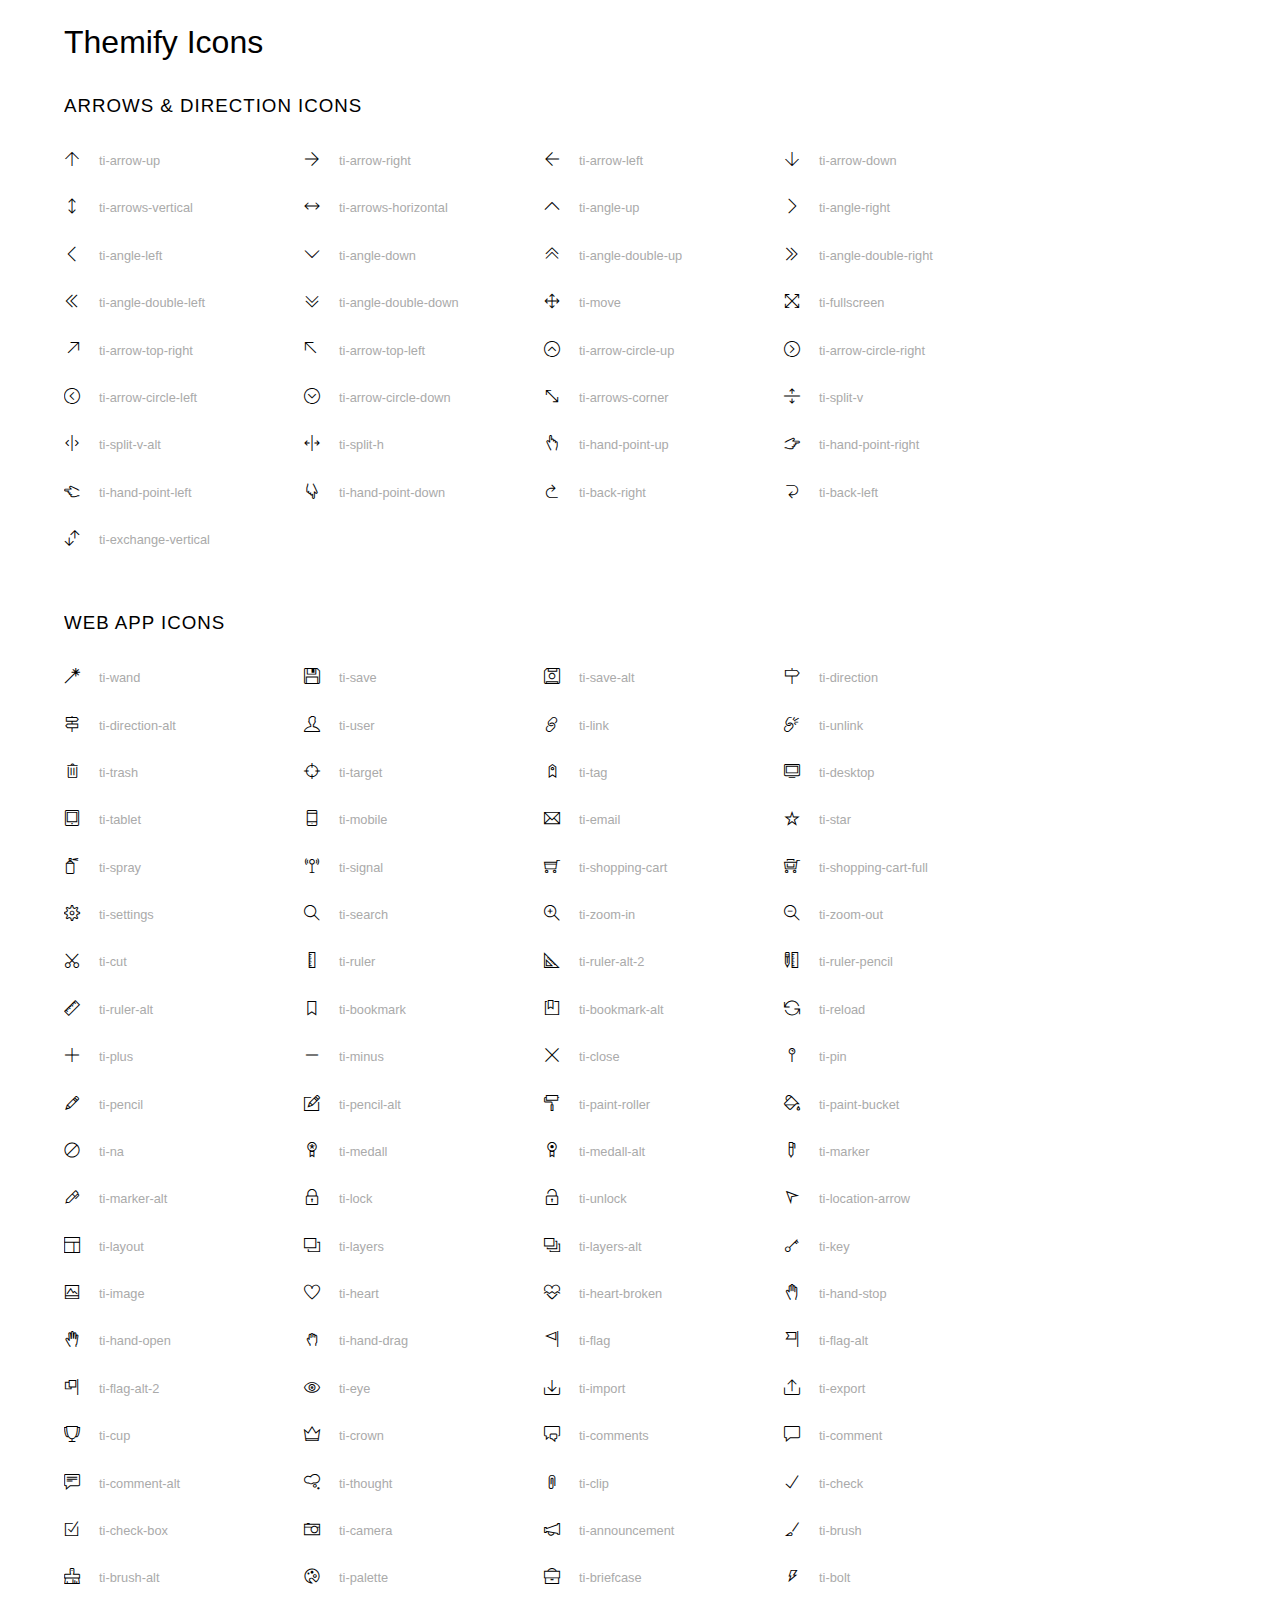
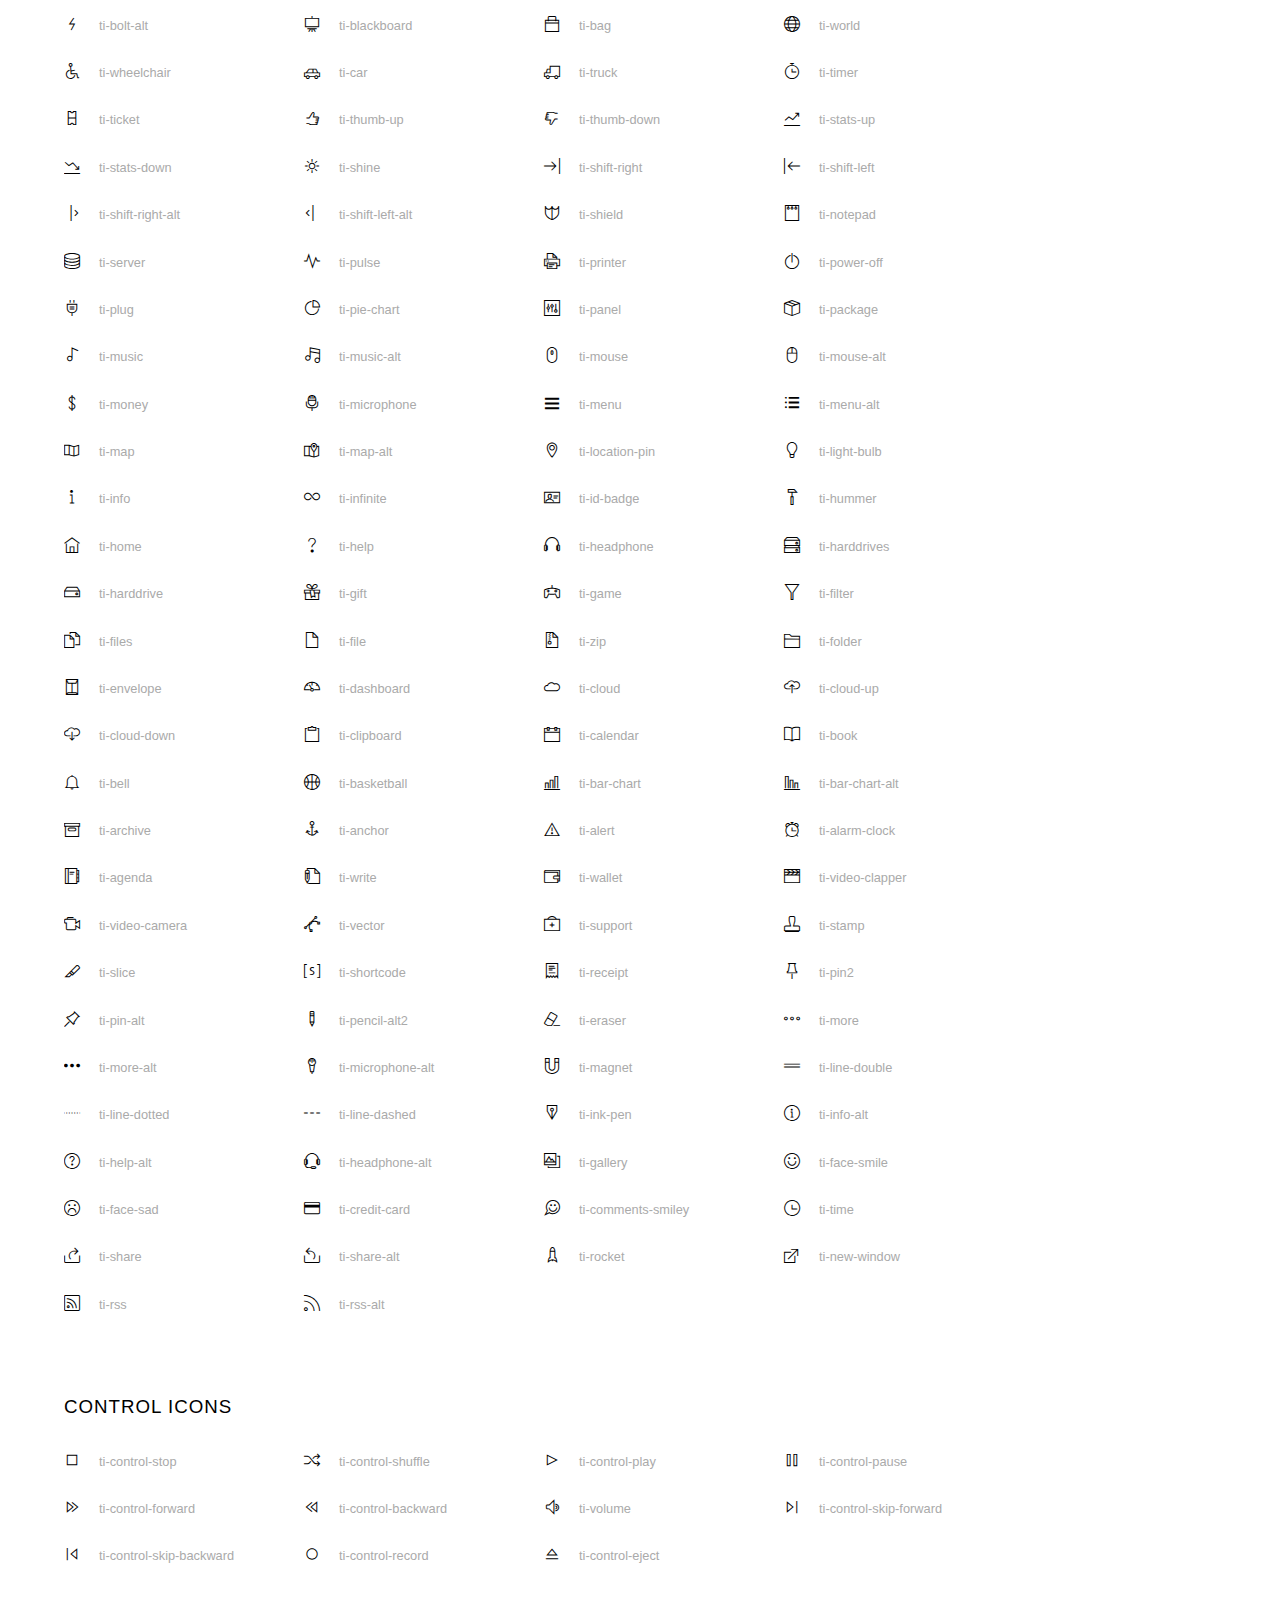
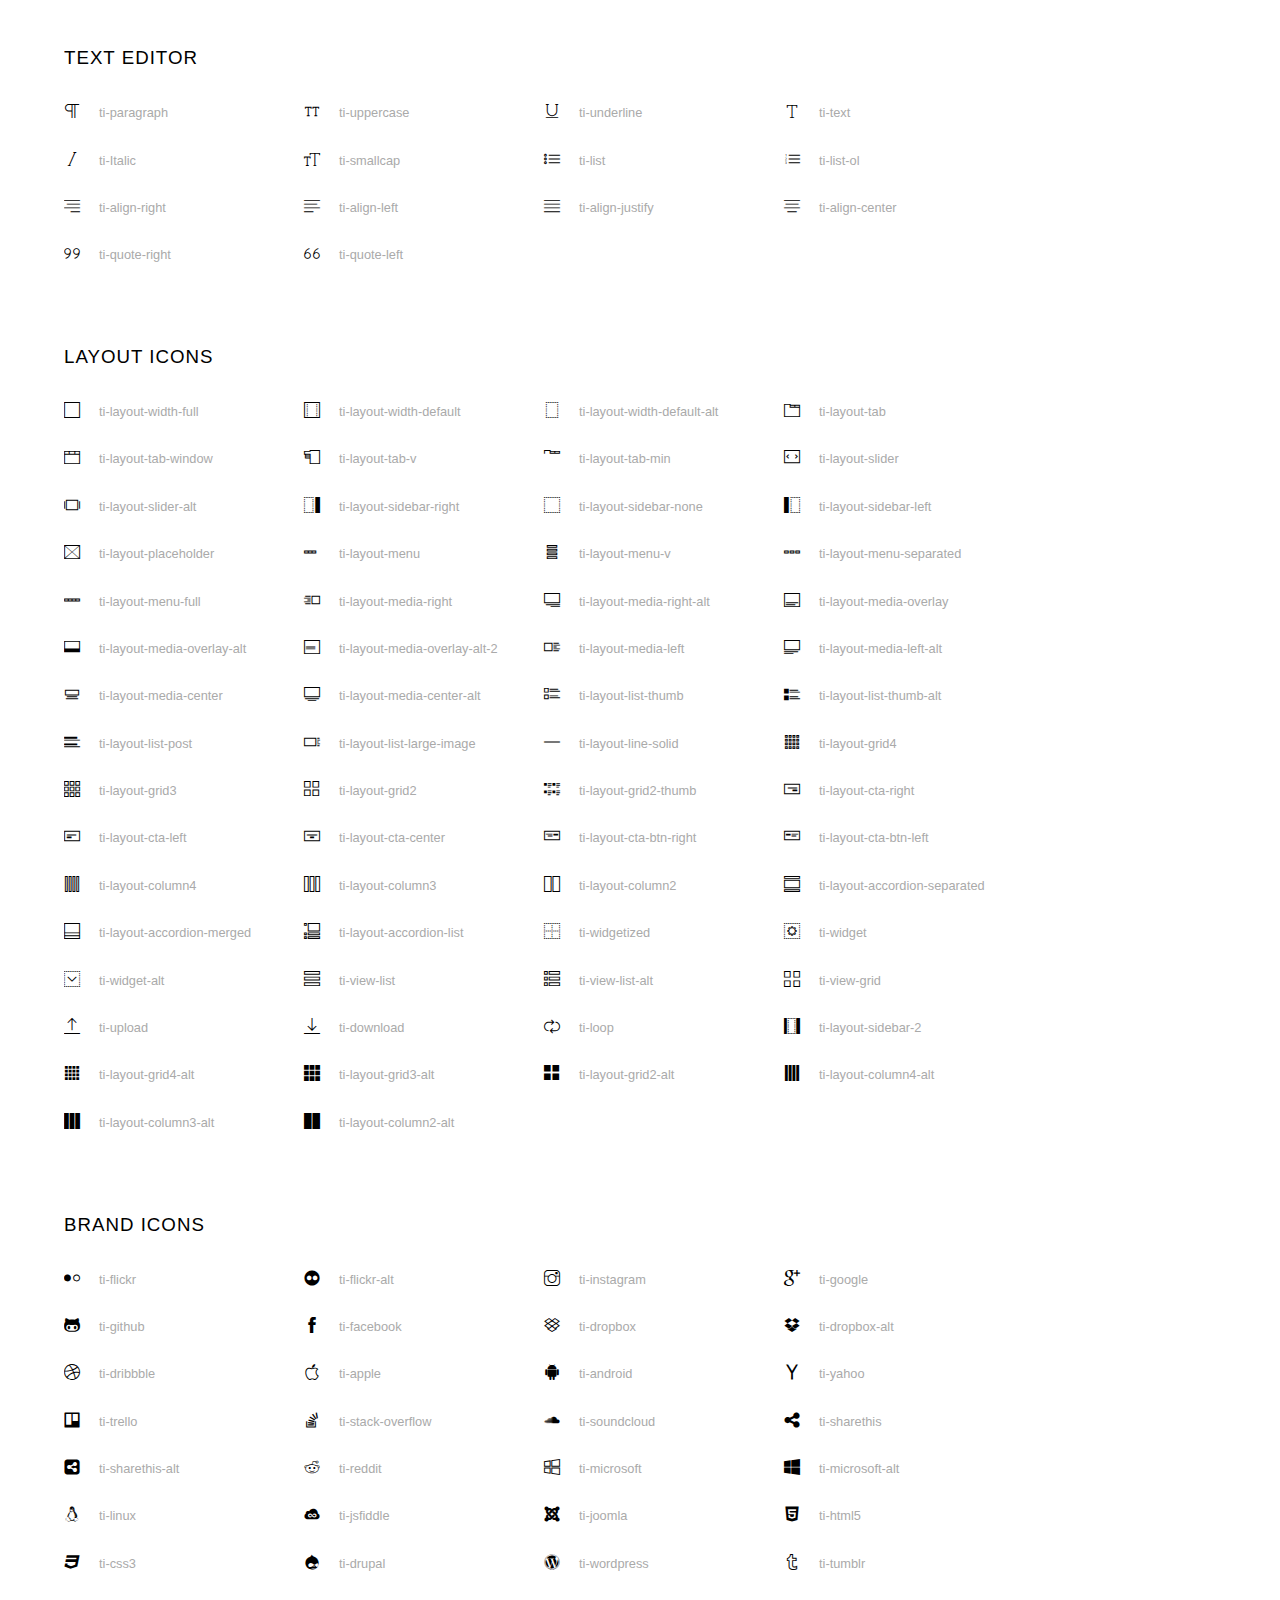
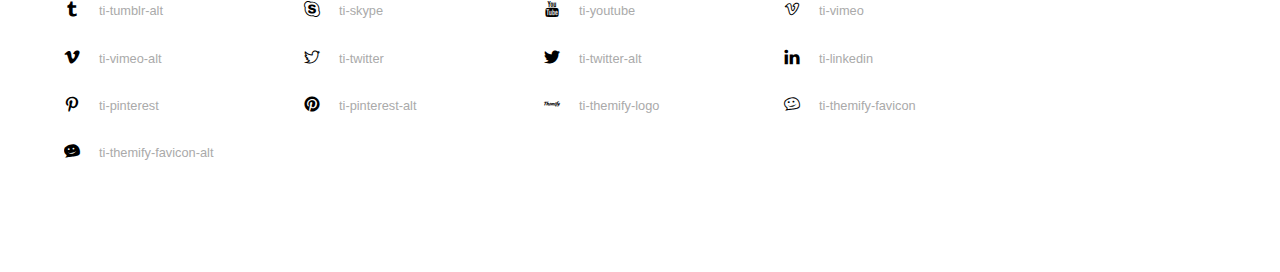
<file: assest/fonts/themify-icons/index.html>
<!doctype html>
<html>
<head>
	<meta charset="utf-8">
	<title>Themify Icon Font</title>
	<meta name="viewport" content="width=device-width">
	<link rel="stylesheet" href="demo-files/demo.css">
	<link rel="stylesheet" href="themify-icons.css">
	<!--[if lt IE 8]><!-->
	<link rel="stylesheet" href="ie7/ie7.css">
	<!--<![endif]-->
</head>
<body>
	<h1>Themify Icons</h1>

	<div class="icon-section">

		<div class="icon-section">
			<h3>Arrows &amp; Direction Icons </h3>

			<div class="icon-container">
				<span class="ti-arrow-up"></span><span class="icon-name"> ti-arrow-up</span>
			</div>
			<div class="icon-container">
				<span class="ti-arrow-right"></span><span class="icon-name"> ti-arrow-right</span>
			</div>
			<div class="icon-container">
				<span class="ti-arrow-left"></span><span class="icon-name"> ti-arrow-left</span>
			</div>
			<div class="icon-container">
				<span class="ti-arrow-down"></span><span class="icon-name"> ti-arrow-down</span>
			</div>
			<div class="icon-container">
				<span class="ti-arrows-vertical"></span><span class="icon-name"> ti-arrows-vertical</span>
			</div>
			<div class="icon-container">
				<span class="ti-arrows-horizontal"></span><span class="icon-name"> ti-arrows-horizontal</span>
			</div>
			<div class="icon-container">
				<span class="ti-angle-up"></span><span class="icon-name"> ti-angle-up</span>
			</div>
			<div class="icon-container">
				<span class="ti-angle-right"></span><span class="icon-name"> ti-angle-right</span>
			</div>
			<div class="icon-container">
				<span class="ti-angle-left"></span><span class="icon-name"> ti-angle-left</span>
			</div>
			<div class="icon-container">
				<span class="ti-angle-down"></span><span class="icon-name"> ti-angle-down</span>
			</div>	
			<div class="icon-container">
				<span class="ti-angle-double-up"></span><span class="icon-name"> ti-angle-double-up</span>
			</div>
			<div class="icon-container">
				<span class="ti-angle-double-right"></span><span class="icon-name"> ti-angle-double-right</span>
			</div>
			<div class="icon-container">
				<span class="ti-angle-double-left"></span><span class="icon-name"> ti-angle-double-left</span>
			</div>
			<div class="icon-container">
				<span class="ti-angle-double-down"></span><span class="icon-name"> ti-angle-double-down</span>
			</div>					
			<div class="icon-container">
				<span class="ti-move"></span><span class="icon-name"> ti-move</span>
			</div>
			<div class="icon-container">
				<span class="ti-fullscreen"></span><span class="icon-name"> ti-fullscreen</span>
			</div>
			<div class="icon-container">
				<span class="ti-arrow-top-right"></span><span class="icon-name"> ti-arrow-top-right</span>
			</div>
			<div class="icon-container">
				<span class="ti-arrow-top-left"></span><span class="icon-name"> ti-arrow-top-left</span>
			</div>
			<div class="icon-container">
				<span class="ti-arrow-circle-up"></span><span class="icon-name"> ti-arrow-circle-up</span>
			</div>
			<div class="icon-container">
				<span class="ti-arrow-circle-right"></span><span class="icon-name"> ti-arrow-circle-right</span>
			</div>
			<div class="icon-container">
				<span class="ti-arrow-circle-left"></span><span class="icon-name"> ti-arrow-circle-left</span>
			</div>
			<div class="icon-container">
				<span class="ti-arrow-circle-down"></span><span class="icon-name"> ti-arrow-circle-down</span>
			</div>
			<div class="icon-container">
				<span class="ti-arrows-corner"></span><span class="icon-name"> ti-arrows-corner</span>
			</div>
			<div class="icon-container">
				<span class="ti-split-v"></span><span class="icon-name"> ti-split-v</span>
			</div>

			<div class="icon-container">
				<span class="ti-split-v-alt"></span><span class="icon-name"> ti-split-v-alt</span>
			</div>
			<div class="icon-container">
				<span class="ti-split-h"></span><span class="icon-name"> ti-split-h</span>
			</div>
			<div class="icon-container">
				<span class="ti-hand-point-up"></span><span class="icon-name"> ti-hand-point-up</span>
			</div>
			<div class="icon-container">
				<span class="ti-hand-point-right"></span><span class="icon-name"> ti-hand-point-right</span>
			</div>
			<div class="icon-container">
				<span class="ti-hand-point-left"></span><span class="icon-name"> ti-hand-point-left</span>
			</div>
			<div class="icon-container">
				<span class="ti-hand-point-down"></span><span class="icon-name"> ti-hand-point-down</span>
			</div>
			<div class="icon-container">
				<span class="ti-back-right"></span><span class="icon-name"> ti-back-right</span>
			</div>
			<div class="icon-container">
				<span class="ti-back-left"></span><span class="icon-name"> ti-back-left</span>
			</div>
			<div class="icon-container">
				<span class="ti-exchange-vertical"></span><span class="icon-name"> ti-exchange-vertical</span>
			</div>

		</div> <!-- Arrows Icons -->



		<h3>Web App Icons</h3>
		
		<div class="icon-section">

			<div class="icon-container">
				<span class="ti-wand"></span><span class="icon-name"> ti-wand</span>
			</div>
			<div class="icon-container">
				<span class="ti-save"></span><span class="icon-name"> ti-save</span>
			</div>
			<div class="icon-container">
				<span class="ti-save-alt"></span><span class="icon-name"> ti-save-alt</span>
			</div>

			<div class="icon-container">
				<span class="ti-direction"></span><span class="icon-name"> ti-direction</span>
			</div>
			<div class="icon-container">
				<span class="ti-direction-alt"></span><span class="icon-name"> ti-direction-alt</span>
			</div>
			<div class="icon-container">
				<span class="ti-user"></span><span class="icon-name"> ti-user</span>
			</div>
			<div class="icon-container">
				<span class="ti-link"></span><span class="icon-name"> ti-link</span>
			</div>
			<div class="icon-container">
				<span class="ti-unlink"></span><span class="icon-name"> ti-unlink</span>
			</div>
			<div class="icon-container">
				<span class="ti-trash"></span><span class="icon-name"> ti-trash</span>
			</div>
			<div class="icon-container">
				<span class="ti-target"></span><span class="icon-name"> ti-target</span>
			</div>
			<div class="icon-container">
				<span class="ti-tag"></span><span class="icon-name"> ti-tag</span>
			</div>
			<div class="icon-container">
				<span class="ti-desktop"></span><span class="icon-name"> ti-desktop</span>
			</div>
			<div class="icon-container">
				<span class="ti-tablet"></span><span class="icon-name"> ti-tablet</span>
			</div>
			<div class="icon-container">
				<span class="ti-mobile"></span><span class="icon-name"> ti-mobile</span>
			</div>
			<div class="icon-container">
				<span class="ti-email"></span><span class="icon-name"> ti-email</span>
			</div>	
			<div class="icon-container">
				<span class="ti-star"></span><span class="icon-name"> ti-star</span>
			</div>
			<div class="icon-container">
				<span class="ti-spray"></span><span class="icon-name"> ti-spray</span>
			</div>
			<div class="icon-container">
				<span class="ti-signal"></span><span class="icon-name"> ti-signal</span>
			</div>
			<div class="icon-container">
				<span class="ti-shopping-cart"></span><span class="icon-name"> ti-shopping-cart</span>
			</div>
			<div class="icon-container">
				<span class="ti-shopping-cart-full"></span><span class="icon-name"> ti-shopping-cart-full</span>
			</div>
			<div class="icon-container">
				<span class="ti-settings"></span><span class="icon-name"> ti-settings</span>
			</div>
			<div class="icon-container">
				<span class="ti-search"></span><span class="icon-name"> ti-search</span>
			</div>
			<div class="icon-container">
				<span class="ti-zoom-in"></span><span class="icon-name"> ti-zoom-in</span>
			</div>
			<div class="icon-container">
				<span class="ti-zoom-out"></span><span class="icon-name"> ti-zoom-out</span>
			</div>
			<div class="icon-container">
				<span class="ti-cut"></span><span class="icon-name"> ti-cut</span>
			</div>
			<div class="icon-container">
				<span class="ti-ruler"></span><span class="icon-name"> ti-ruler</span>
			</div>
			<div class="icon-container">
				<span class="ti-ruler-alt-2"></span><span class="icon-name"> ti-ruler-alt-2</span>
			</div>			
			<div class="icon-container">
				<span class="ti-ruler-pencil"></span><span class="icon-name"> ti-ruler-pencil</span>
			</div>
			<div class="icon-container">
				<span class="ti-ruler-alt"></span><span class="icon-name"> ti-ruler-alt</span>
			</div>
			<div class="icon-container">
				<span class="ti-bookmark"></span><span class="icon-name"> ti-bookmark</span>
			</div>
			<div class="icon-container">
				<span class="ti-bookmark-alt"></span><span class="icon-name"> ti-bookmark-alt</span>
			</div>
			<div class="icon-container">
				<span class="ti-reload"></span><span class="icon-name"> ti-reload</span>
			</div>
			<div class="icon-container">
				<span class="ti-plus"></span><span class="icon-name"> ti-plus</span>
			</div>
			<div class="icon-container">
				<span class="ti-minus"></span><span class="icon-name"> ti-minus</span>
			</div>
			<div class="icon-container">
				<span class="ti-close"></span><span class="icon-name"> ti-close</span>
			</div>			
			<div class="icon-container">
				<span class="ti-pin"></span><span class="icon-name"> ti-pin</span>
			</div>
			<div class="icon-container">
				<span class="ti-pencil"></span><span class="icon-name"> ti-pencil</span>
			</div>
					
		  	<div class="icon-container">
				<span class="ti-pencil-alt"></span><span class="icon-name"> ti-pencil-alt</span>
			</div>
			<div class="icon-container">
				<span class="ti-paint-roller"></span><span class="icon-name"> ti-paint-roller</span>
			</div>
			<div class="icon-container">
				<span class="ti-paint-bucket"></span><span class="icon-name"> ti-paint-bucket</span>
			</div>
			<div class="icon-container">
				<span class="ti-na"></span><span class="icon-name"> ti-na</span>
			</div>
			<div class="icon-container">
				<span class="ti-medall"></span><span class="icon-name"> ti-medall</span>
			</div>
			<div class="icon-container">
				<span class="ti-medall-alt"></span><span class="icon-name"> ti-medall-alt</span>
			</div>
			<div class="icon-container">
				<span class="ti-marker"></span><span class="icon-name"> ti-marker</span>
			</div>
			<div class="icon-container">
				<span class="ti-marker-alt"></span><span class="icon-name"> ti-marker-alt</span>
			</div>

			<div class="icon-container">
				<span class="ti-lock"></span><span class="icon-name"> ti-lock</span>
			</div>
			<div class="icon-container">
				<span class="ti-unlock"></span><span class="icon-name"> ti-unlock</span>
			</div>
			<div class="icon-container">
				<span class="ti-location-arrow"></span><span class="icon-name"> ti-location-arrow</span>
			</div>
			<div class="icon-container">
				<span class="ti-layout"></span><span class="icon-name"> ti-layout</span>
			</div>
			<div class="icon-container">
				<span class="ti-layers"></span><span class="icon-name"> ti-layers</span>
			</div>
			<div class="icon-container">
				<span class="ti-layers-alt"></span><span class="icon-name"> ti-layers-alt</span>
			</div>
			<div class="icon-container">
				<span class="ti-key"></span><span class="icon-name"> ti-key</span>
			</div>
			<div class="icon-container">
				<span class="ti-image"></span><span class="icon-name"> ti-image</span>
			</div>
			<div class="icon-container">
				<span class="ti-heart"></span><span class="icon-name"> ti-heart</span>
			</div>
			<div class="icon-container">
				<span class="ti-heart-broken"></span><span class="icon-name"> ti-heart-broken</span>
			</div>
			<div class="icon-container">
				<span class="ti-hand-stop"></span><span class="icon-name"> ti-hand-stop</span>
			</div>
			<div class="icon-container">
				<span class="ti-hand-open"></span><span class="icon-name"> ti-hand-open</span>
			</div>
			<div class="icon-container">
				<span class="ti-hand-drag"></span><span class="icon-name"> ti-hand-drag</span>
			</div>
			<div class="icon-container">
				<span class="ti-flag"></span><span class="icon-name"> ti-flag</span>
			</div>
			<div class="icon-container">
				<span class="ti-flag-alt"></span><span class="icon-name"> ti-flag-alt</span>
			</div>
			<div class="icon-container">
				<span class="ti-flag-alt-2"></span><span class="icon-name"> ti-flag-alt-2</span>
			</div>
			<div class="icon-container">
				<span class="ti-eye"></span><span class="icon-name"> ti-eye</span>
			</div>
			<div class="icon-container">
				<span class="ti-import"></span><span class="icon-name"> ti-import</span>
			</div>			
			<div class="icon-container">
				<span class="ti-export"></span><span class="icon-name"> ti-export</span>
			</div>
			<div class="icon-container">
				<span class="ti-cup"></span><span class="icon-name"> ti-cup</span>
			</div>
			<div class="icon-container">
				<span class="ti-crown"></span><span class="icon-name"> ti-crown</span>
			</div>
			<div class="icon-container">
				<span class="ti-comments"></span><span class="icon-name"> ti-comments</span>
			</div>
			<div class="icon-container">
				<span class="ti-comment"></span><span class="icon-name"> ti-comment</span>
			</div>
			<div class="icon-container">
				<span class="ti-comment-alt"></span><span class="icon-name"> ti-comment-alt</span>
			</div>
			<div class="icon-container">
				<span class="ti-thought"></span><span class="icon-name"> ti-thought</span>
			</div>			
			<div class="icon-container">
				<span class="ti-clip"></span><span class="icon-name"> ti-clip</span>
			</div>

			<div class="icon-container">
				<span class="ti-check"></span><span class="icon-name"> ti-check</span>
			</div>
			<div class="icon-container">
				<span class="ti-check-box"></span><span class="icon-name"> ti-check-box</span>
			</div>
			<div class="icon-container">
				<span class="ti-camera"></span><span class="icon-name"> ti-camera</span>
			</div>
			<div class="icon-container">
				<span class="ti-announcement"></span><span class="icon-name"> ti-announcement</span>
			</div>
			<div class="icon-container">
				<span class="ti-brush"></span><span class="icon-name"> ti-brush</span>
			</div>
			<div class="icon-container">
				<span class="ti-brush-alt"></span><span class="icon-name"> ti-brush-alt</span>
			</div>
			<div class="icon-container">
				<span class="ti-palette"></span><span class="icon-name"> ti-palette</span>
			</div>			
			<div class="icon-container">
				<span class="ti-briefcase"></span><span class="icon-name"> ti-briefcase</span>
			</div>
			<div class="icon-container">
				<span class="ti-bolt"></span><span class="icon-name"> ti-bolt</span>
			</div>
			<div class="icon-container">
				<span class="ti-bolt-alt"></span><span class="icon-name"> ti-bolt-alt</span>
			</div>
			<div class="icon-container">
				<span class="ti-blackboard"></span><span class="icon-name"> ti-blackboard</span>
			</div>
			<div class="icon-container">
				<span class="ti-bag"></span><span class="icon-name"> ti-bag</span>
			</div>
			<div class="icon-container">
				<span class="ti-world"></span><span class="icon-name"> ti-world</span>
			</div>
			<div class="icon-container">
				<span class="ti-wheelchair"></span><span class="icon-name"> ti-wheelchair</span>
			</div>
			<div class="icon-container">
				<span class="ti-car"></span><span class="icon-name"> ti-car</span>
			</div>
			<div class="icon-container">
				<span class="ti-truck"></span><span class="icon-name"> ti-truck</span>
			</div>
			<div class="icon-container">
				<span class="ti-timer"></span><span class="icon-name"> ti-timer</span>
			</div>
			<div class="icon-container">
				<span class="ti-ticket"></span><span class="icon-name"> ti-ticket</span>
			</div>
			<div class="icon-container">
				<span class="ti-thumb-up"></span><span class="icon-name"> ti-thumb-up</span>
			</div>
			<div class="icon-container">
				<span class="ti-thumb-down"></span><span class="icon-name"> ti-thumb-down</span>
			</div>

			<div class="icon-container">
				<span class="ti-stats-up"></span><span class="icon-name"> ti-stats-up</span>
			</div>
			<div class="icon-container">
				<span class="ti-stats-down"></span><span class="icon-name"> ti-stats-down</span>
			</div>
			<div class="icon-container">
				<span class="ti-shine"></span><span class="icon-name"> ti-shine</span>
			</div>
			<div class="icon-container">
				<span class="ti-shift-right"></span><span class="icon-name"> ti-shift-right</span>
			</div>
			<div class="icon-container">
				<span class="ti-shift-left"></span><span class="icon-name"> ti-shift-left</span>
			</div>

			<div class="icon-container">
				<span class="ti-shift-right-alt"></span><span class="icon-name"> ti-shift-right-alt</span>
			</div>
			<div class="icon-container">
				<span class="ti-shift-left-alt"></span><span class="icon-name"> ti-shift-left-alt</span>
			</div>
			<div class="icon-container">
				<span class="ti-shield"></span><span class="icon-name"> ti-shield</span>
			</div>
			<div class="icon-container">
				<span class="ti-notepad"></span><span class="icon-name"> ti-notepad</span>
			</div>
			<div class="icon-container">
				<span class="ti-server"></span><span class="icon-name"> ti-server</span>
			</div>

			<div class="icon-container">
				<span class="ti-pulse"></span><span class="icon-name"> ti-pulse</span>
			</div>
			<div class="icon-container">
				<span class="ti-printer"></span><span class="icon-name"> ti-printer</span>
			</div>
			<div class="icon-container">
				<span class="ti-power-off"></span><span class="icon-name"> ti-power-off</span>
			</div>
			<div class="icon-container">
				<span class="ti-plug"></span><span class="icon-name"> ti-plug</span>
			</div>
			<div class="icon-container">
				<span class="ti-pie-chart"></span><span class="icon-name"> ti-pie-chart</span>
			</div>

			<div class="icon-container">
				<span class="ti-panel"></span><span class="icon-name"> ti-panel</span>
			</div>
			<div class="icon-container">
				<span class="ti-package"></span><span class="icon-name"> ti-package</span>
			</div>
			<div class="icon-container">
				<span class="ti-music"></span><span class="icon-name"> ti-music</span>
			</div>
			<div class="icon-container">
				<span class="ti-music-alt"></span><span class="icon-name"> ti-music-alt</span>
			</div>
			<div class="icon-container">
				<span class="ti-mouse"></span><span class="icon-name"> ti-mouse</span>
			</div>
			<div class="icon-container">
				<span class="ti-mouse-alt"></span><span class="icon-name"> ti-mouse-alt</span>
			</div>
			<div class="icon-container">
				<span class="ti-money"></span><span class="icon-name"> ti-money</span>
			</div>
			<div class="icon-container">
				<span class="ti-microphone"></span><span class="icon-name"> ti-microphone</span>
			</div>
			<div class="icon-container">
				<span class="ti-menu"></span><span class="icon-name"> ti-menu</span>
			</div>
			<div class="icon-container">
				<span class="ti-menu-alt"></span><span class="icon-name"> ti-menu-alt</span>
			</div>
			<div class="icon-container">
				<span class="ti-map"></span><span class="icon-name"> ti-map</span>
			</div>
			<div class="icon-container">
				<span class="ti-map-alt"></span><span class="icon-name"> ti-map-alt</span>
			</div>

			<div class="icon-container">
				<span class="ti-location-pin"></span><span class="icon-name"> ti-location-pin</span>
			</div>

			<div class="icon-container">
				<span class="ti-light-bulb"></span><span class="icon-name"> ti-light-bulb</span>
			</div>
			<div class="icon-container">
				<span class="ti-info"></span><span class="icon-name"> ti-info</span>
			</div>
			<div class="icon-container">
				<span class="ti-infinite"></span><span class="icon-name"> ti-infinite</span>
			</div>
			<div class="icon-container">
				<span class="ti-id-badge"></span><span class="icon-name"> ti-id-badge</span>
			</div>
			<div class="icon-container">
				<span class="ti-hummer"></span><span class="icon-name"> ti-hummer</span>
			</div>
			<div class="icon-container">
				<span class="ti-home"></span><span class="icon-name"> ti-home</span>
			</div>
			<div class="icon-container">
				<span class="ti-help"></span><span class="icon-name"> ti-help</span>
			</div>
			<div class="icon-container">
				<span class="ti-headphone"></span><span class="icon-name"> ti-headphone</span>
			</div>
			<div class="icon-container">
				<span class="ti-harddrives"></span><span class="icon-name"> ti-harddrives</span>
			</div>
			<div class="icon-container">
				<span class="ti-harddrive"></span><span class="icon-name"> ti-harddrive</span>
			</div>
			<div class="icon-container">
				<span class="ti-gift"></span><span class="icon-name"> ti-gift</span>
			</div>
			<div class="icon-container">
				<span class="ti-game"></span><span class="icon-name"> ti-game</span>
			</div>
			<div class="icon-container">
				<span class="ti-filter"></span><span class="icon-name"> ti-filter</span>
			</div>
			<div class="icon-container">
				<span class="ti-files"></span><span class="icon-name"> ti-files</span>
			</div>
			<div class="icon-container">
				<span class="ti-file"></span><span class="icon-name"> ti-file</span>
			</div>
			<div class="icon-container">
				<span class="ti-zip"></span><span class="icon-name"> ti-zip</span>
			</div>
			<div class="icon-container">
				<span class="ti-folder"></span><span class="icon-name"> ti-folder</span>
			</div>			
			<div class="icon-container">
				<span class="ti-envelope"></span><span class="icon-name"> ti-envelope</span>
			</div>


			<div class="icon-container">
				<span class="ti-dashboard"></span><span class="icon-name"> ti-dashboard</span>
			</div>
			<div class="icon-container">
				<span class="ti-cloud"></span><span class="icon-name"> ti-cloud</span>
			</div>
			<div class="icon-container">
				<span class="ti-cloud-up"></span><span class="icon-name"> ti-cloud-up</span>
			</div>
			<div class="icon-container">
				<span class="ti-cloud-down"></span><span class="icon-name"> ti-cloud-down</span>
			</div>
			<div class="icon-container">
				<span class="ti-clipboard"></span><span class="icon-name"> ti-clipboard</span>
			</div>
			<div class="icon-container">
				<span class="ti-calendar"></span><span class="icon-name"> ti-calendar</span>
			</div>
			<div class="icon-container">
				<span class="ti-book"></span><span class="icon-name"> ti-book</span>
			</div>
			<div class="icon-container">
				<span class="ti-bell"></span><span class="icon-name"> ti-bell</span>
			</div>
			<div class="icon-container">
				<span class="ti-basketball"></span><span class="icon-name"> ti-basketball</span>
			</div>
			<div class="icon-container">
				<span class="ti-bar-chart"></span><span class="icon-name"> ti-bar-chart</span>
			</div>
			<div class="icon-container">
				<span class="ti-bar-chart-alt"></span><span class="icon-name"> ti-bar-chart-alt</span>
			</div>


			<div class="icon-container">
				<span class="ti-archive"></span><span class="icon-name"> ti-archive</span>
			</div>
			<div class="icon-container">
				<span class="ti-anchor"></span><span class="icon-name"> ti-anchor</span>
			</div>

			<div class="icon-container">
				<span class="ti-alert"></span><span class="icon-name"> ti-alert</span>
			</div>
			<div class="icon-container">
				<span class="ti-alarm-clock"></span><span class="icon-name"> ti-alarm-clock</span>
			</div>
			<div class="icon-container">
				<span class="ti-agenda"></span><span class="icon-name"> ti-agenda</span>
			</div>
			<div class="icon-container">
				<span class="ti-write"></span><span class="icon-name"> ti-write</span>
			</div>

			<div class="icon-container">
				<span class="ti-wallet"></span><span class="icon-name"> ti-wallet</span>
			</div>
			<div class="icon-container">
				<span class="ti-video-clapper"></span><span class="icon-name"> ti-video-clapper</span>
			</div>
			<div class="icon-container">
				<span class="ti-video-camera"></span><span class="icon-name"> ti-video-camera</span>
			</div>
			<div class="icon-container">
				<span class="ti-vector"></span><span class="icon-name"> ti-vector</span>
			</div>

			<div class="icon-container">
				<span class="ti-support"></span><span class="icon-name"> ti-support</span>
			</div>
			<div class="icon-container">
				<span class="ti-stamp"></span><span class="icon-name"> ti-stamp</span>
			</div>
			<div class="icon-container">
				<span class="ti-slice"></span><span class="icon-name"> ti-slice</span>
			</div>
			<div class="icon-container">
				<span class="ti-shortcode"></span><span class="icon-name"> ti-shortcode</span>
			</div>
			<div class="icon-container">
				<span class="ti-receipt"></span><span class="icon-name"> ti-receipt</span>
			</div>
			<div class="icon-container">
				<span class="ti-pin2"></span><span class="icon-name"> ti-pin2</span>
			</div>
			<div class="icon-container">
				<span class="ti-pin-alt"></span><span class="icon-name"> ti-pin-alt</span>
			</div>
			<div class="icon-container">
				<span class="ti-pencil-alt2"></span><span class="icon-name"> ti-pencil-alt2</span>
			</div>
			<div class="icon-container">
				<span class="ti-eraser"></span><span class="icon-name"> ti-eraser</span>
			</div>			
			<div class="icon-container">
				<span class="ti-more"></span><span class="icon-name"> ti-more</span>
			</div>
			<div class="icon-container">
				<span class="ti-more-alt"></span><span class="icon-name"> ti-more-alt</span>
			</div>
			<div class="icon-container">
				<span class="ti-microphone-alt"></span><span class="icon-name"> ti-microphone-alt</span>
			</div>
			<div class="icon-container">
				<span class="ti-magnet"></span><span class="icon-name"> ti-magnet</span>
			</div>
			<div class="icon-container">
				<span class="ti-line-double"></span><span class="icon-name"> ti-line-double</span>
			</div>
			<div class="icon-container">
				<span class="ti-line-dotted"></span><span class="icon-name"> ti-line-dotted</span>
			</div>
			<div class="icon-container">
				<span class="ti-line-dashed"></span><span class="icon-name"> ti-line-dashed</span>
			</div>

			<div class="icon-container">
				<span class="ti-ink-pen"></span><span class="icon-name"> ti-ink-pen</span>
			</div>
			<div class="icon-container">
				<span class="ti-info-alt"></span><span class="icon-name"> ti-info-alt</span>
			</div>
			<div class="icon-container">
				<span class="ti-help-alt"></span><span class="icon-name"> ti-help-alt</span>
			</div>
			<div class="icon-container">
				<span class="ti-headphone-alt"></span><span class="icon-name"> ti-headphone-alt</span>
			</div>

			<div class="icon-container">
				<span class="ti-gallery"></span><span class="icon-name"> ti-gallery</span>
			</div>
			<div class="icon-container">
				<span class="ti-face-smile"></span><span class="icon-name"> ti-face-smile</span>
			</div>
			<div class="icon-container">
				<span class="ti-face-sad"></span><span class="icon-name"> ti-face-sad</span>
			</div>
			<div class="icon-container">
				<span class="ti-credit-card"></span><span class="icon-name"> ti-credit-card</span>
			</div>
			<div class="icon-container">
				<span class="ti-comments-smiley"></span><span class="icon-name"> ti-comments-smiley</span>
			</div>
			<div class="icon-container">
				<span class="ti-time"></span><span class="icon-name"> ti-time</span>
			</div>
			<div class="icon-container">
				<span class="ti-share"></span><span class="icon-name"> ti-share</span>
			</div>
			<div class="icon-container">
				<span class="ti-share-alt"></span><span class="icon-name"> ti-share-alt</span>
			</div>
			<div class="icon-container">
				<span class="ti-rocket"></span><span class="icon-name"> ti-rocket</span>
			</div>

			<div class="icon-container">
				<span class="ti-new-window"></span><span class="icon-name"> ti-new-window</span>
			</div>

			<div class="icon-container">
				<span class="ti-rss"></span><span class="icon-name"> ti-rss</span>
			</div>

			<div class="icon-container">
				<span class="ti-rss-alt"></span><span class="icon-name"> ti-rss-alt</span>
			</div>
			
		</div><!-- Web App Icons -->


		<div class="icon-section">
			<h3>Control Icons</h3>
			<div class="icon-container">
				<span class="ti-control-stop"></span><span class="icon-name"> ti-control-stop</span>
			</div>
			<div class="icon-container">
				<span class="ti-control-shuffle"></span><span class="icon-name"> ti-control-shuffle</span>
			</div>
			<div class="icon-container">
				<span class="ti-control-play"></span><span class="icon-name"> ti-control-play</span>
			</div>
			<div class="icon-container">
				<span class="ti-control-pause"></span><span class="icon-name"> ti-control-pause</span>
			</div>
			<div class="icon-container">
				<span class="ti-control-forward"></span><span class="icon-name"> ti-control-forward</span>
			</div>
			<div class="icon-container">
				<span class="ti-control-backward"></span><span class="icon-name"> ti-control-backward</span>
			</div>	
			<div class="icon-container">
				<span class="ti-volume"></span><span class="icon-name"> ti-volume</span>
			</div>
			<div class="icon-container">
				<span class="ti-control-skip-forward"></span><span class="icon-name"> ti-control-skip-forward</span>
			</div>
			<div class="icon-container">
				<span class="ti-control-skip-backward"></span><span class="icon-name"> ti-control-skip-backward</span>
			</div>
			<div class="icon-container">
				<span class="ti-control-record"></span><span class="icon-name"> ti-control-record</span>
			</div>
			<div class="icon-container">
				<span class="ti-control-eject"></span><span class="icon-name"> ti-control-eject</span>
			</div>			
		</div> <!-- Control Icons -->


		<div class="icon-section">
			<h3>Text Editor</h3>

			<div class="icon-container">
				<span class="ti-paragraph"></span><span class="icon-name"> ti-paragraph</span>
			</div>
			<div class="icon-container">
				<span class="ti-uppercase"></span><span class="icon-name"> ti-uppercase</span>
			</div>

			<div class="icon-container">
				<span class="ti-underline"></span><span class="icon-name"> ti-underline</span>
			</div>
			<div class="icon-container">
				<span class="ti-text"></span><span class="icon-name"> ti-text</span>
			</div>
			<div class="icon-container">
				<span class="ti-Italic"></span><span class="icon-name"> ti-Italic</span>
			</div>
			<div class="icon-container">
				<span class="ti-smallcap"></span><span class="icon-name"> ti-smallcap</span>
			</div>
			<div class="icon-container">
				<span class="ti-list"></span><span class="icon-name"> ti-list</span>
			</div>
			<div class="icon-container">
				<span class="ti-list-ol"></span><span class="icon-name"> ti-list-ol</span>
			</div>
			<div class="icon-container">
				<span class="ti-align-right"></span><span class="icon-name"> ti-align-right</span>
			</div>
			<div class="icon-container">
				<span class="ti-align-left"></span><span class="icon-name"> ti-align-left</span>
			</div>
			<div class="icon-container">
				<span class="ti-align-justify"></span><span class="icon-name"> ti-align-justify</span>
			</div>
			<div class="icon-container">
				<span class="ti-align-center"></span><span class="icon-name"> ti-align-center</span>
			</div>
			<div class="icon-container">
				<span class="ti-quote-right"></span><span class="icon-name"> ti-quote-right</span>
			</div>
			<div class="icon-container">
				<span class="ti-quote-left"></span><span class="icon-name"> ti-quote-left</span>
			</div>

		</div> <!-- Text Editor -->



		<div class="icon-section">
			<h3>Layout Icons</h3>
			<div class="icon-container">
				<span class="ti-layout-width-full"></span><span class="icon-name"> ti-layout-width-full</span>
			</div>
			<div class="icon-container">
				<span class="ti-layout-width-default"></span><span class="icon-name"> ti-layout-width-default</span>
			</div>
			<div class="icon-container">
				<span class="ti-layout-width-default-alt"></span><span class="icon-name"> ti-layout-width-default-alt</span>
			</div>
			<div class="icon-container">
				<span class="ti-layout-tab"></span><span class="icon-name"> ti-layout-tab</span>
			</div>
			<div class="icon-container">
				<span class="ti-layout-tab-window"></span><span class="icon-name"> ti-layout-tab-window</span>
			</div>
			<div class="icon-container">
				<span class="ti-layout-tab-v"></span><span class="icon-name"> ti-layout-tab-v</span>
			</div>
			<div class="icon-container">
				<span class="ti-layout-tab-min"></span><span class="icon-name"> ti-layout-tab-min</span>
			</div>
			<div class="icon-container">
				<span class="ti-layout-slider"></span><span class="icon-name"> ti-layout-slider</span>
			</div>
			<div class="icon-container">
				<span class="ti-layout-slider-alt"></span><span class="icon-name"> ti-layout-slider-alt</span>
			</div>
			<div class="icon-container">
				<span class="ti-layout-sidebar-right"></span><span class="icon-name"> ti-layout-sidebar-right</span>
			</div>
			<div class="icon-container">
				<span class="ti-layout-sidebar-none"></span><span class="icon-name"> ti-layout-sidebar-none</span>
			</div>
			<div class="icon-container">
				<span class="ti-layout-sidebar-left"></span><span class="icon-name"> ti-layout-sidebar-left</span>
			</div>
			<div class="icon-container">
				<span class="ti-layout-placeholder"></span><span class="icon-name"> ti-layout-placeholder</span>
			</div>
			<div class="icon-container">
				<span class="ti-layout-menu"></span><span class="icon-name"> ti-layout-menu</span>
			</div>
			<div class="icon-container">
				<span class="ti-layout-menu-v"></span><span class="icon-name"> ti-layout-menu-v</span>
			</div>
			<div class="icon-container">
				<span class="ti-layout-menu-separated"></span><span class="icon-name"> ti-layout-menu-separated</span>
			</div>
			<div class="icon-container">
				<span class="ti-layout-menu-full"></span><span class="icon-name"> ti-layout-menu-full</span>
			</div>
			<div class="icon-container">
				<span class="ti-layout-media-right"></span><span class="icon-name"> ti-layout-media-right</span>
			</div>
			<div class="icon-container">
				<span class="ti-layout-media-right-alt"></span><span class="icon-name"> ti-layout-media-right-alt</span>
			</div>
			<div class="icon-container">
				<span class="ti-layout-media-overlay"></span><span class="icon-name"> ti-layout-media-overlay</span>
			</div>
			<div class="icon-container">
				<span class="ti-layout-media-overlay-alt"></span><span class="icon-name"> ti-layout-media-overlay-alt</span>
			</div>
			<div class="icon-container">
				<span class="ti-layout-media-overlay-alt-2"></span><span class="icon-name"> ti-layout-media-overlay-alt-2</span>
			</div>
			<div class="icon-container">
				<span class="ti-layout-media-left"></span><span class="icon-name"> ti-layout-media-left</span>
			</div>
			<div class="icon-container">
				<span class="ti-layout-media-left-alt"></span><span class="icon-name"> ti-layout-media-left-alt</span>
			</div>
			<div class="icon-container">
				<span class="ti-layout-media-center"></span><span class="icon-name"> ti-layout-media-center</span>
			</div>
			<div class="icon-container">
				<span class="ti-layout-media-center-alt"></span><span class="icon-name"> ti-layout-media-center-alt</span>
			</div>
			<div class="icon-container">
				<span class="ti-layout-list-thumb"></span><span class="icon-name"> ti-layout-list-thumb</span>
			</div>
			<div class="icon-container">
				<span class="ti-layout-list-thumb-alt"></span><span class="icon-name"> ti-layout-list-thumb-alt</span>
			</div>
			<div class="icon-container">
				<span class="ti-layout-list-post"></span><span class="icon-name"> ti-layout-list-post</span>
			</div>
			<div class="icon-container">
				<span class="ti-layout-list-large-image"></span><span class="icon-name"> ti-layout-list-large-image</span>
			</div>
			<div class="icon-container">
				<span class="ti-layout-line-solid"></span><span class="icon-name"> ti-layout-line-solid</span>
			</div>
			<div class="icon-container">
				<span class="ti-layout-grid4"></span><span class="icon-name"> ti-layout-grid4</span>
			</div>
			<div class="icon-container">
				<span class="ti-layout-grid3"></span><span class="icon-name"> ti-layout-grid3</span>
			</div>
			<div class="icon-container">
				<span class="ti-layout-grid2"></span><span class="icon-name"> ti-layout-grid2</span>
			</div>
			<div class="icon-container">
				<span class="ti-layout-grid2-thumb"></span><span class="icon-name"> ti-layout-grid2-thumb</span>
			</div>
			<div class="icon-container">
				<span class="ti-layout-cta-right"></span><span class="icon-name"> ti-layout-cta-right</span>
			</div>
			<div class="icon-container">
				<span class="ti-layout-cta-left"></span><span class="icon-name"> ti-layout-cta-left</span>
			</div>
			<div class="icon-container">
				<span class="ti-layout-cta-center"></span><span class="icon-name"> ti-layout-cta-center</span>
			</div>
			<div class="icon-container">
				<span class="ti-layout-cta-btn-right"></span><span class="icon-name"> ti-layout-cta-btn-right</span>
			</div>
			<div class="icon-container">
				<span class="ti-layout-cta-btn-left"></span><span class="icon-name"> ti-layout-cta-btn-left</span>
			</div>
			<div class="icon-container">
				<span class="ti-layout-column4"></span><span class="icon-name"> ti-layout-column4</span>
			</div>
			<div class="icon-container">
				<span class="ti-layout-column3"></span><span class="icon-name"> ti-layout-column3</span>
			</div>
			<div class="icon-container">
				<span class="ti-layout-column2"></span><span class="icon-name"> ti-layout-column2</span>
			</div>
			<div class="icon-container">
				<span class="ti-layout-accordion-separated"></span><span class="icon-name"> ti-layout-accordion-separated</span>
			</div>
			<div class="icon-container">
				<span class="ti-layout-accordion-merged"></span><span class="icon-name"> ti-layout-accordion-merged</span>
			</div>
			<div class="icon-container">
				<span class="ti-layout-accordion-list"></span><span class="icon-name"> ti-layout-accordion-list</span>
			</div>
			<div class="icon-container">
				<span class="ti-widgetized"></span><span class="icon-name"> ti-widgetized</span>
			</div>
			<div class="icon-container">
				<span class="ti-widget"></span><span class="icon-name"> ti-widget</span>
			</div>
			<div class="icon-container">
				<span class="ti-widget-alt"></span><span class="icon-name"> ti-widget-alt</span>
			</div>
			<div class="icon-container">
				<span class="ti-view-list"></span><span class="icon-name"> ti-view-list</span>
			</div>
			<div class="icon-container">
				<span class="ti-view-list-alt"></span><span class="icon-name"> ti-view-list-alt</span>
			</div>
			<div class="icon-container">
				<span class="ti-view-grid"></span><span class="icon-name"> ti-view-grid</span>
			</div>
			<div class="icon-container">
				<span class="ti-upload"></span><span class="icon-name"> ti-upload</span>
			</div>
			<div class="icon-container">
				<span class="ti-download"></span><span class="icon-name"> ti-download</span>
			</div>	
			<div class="icon-container">
				<span class="ti-loop"></span><span class="icon-name"> ti-loop</span>
			</div>
			<div class="icon-container">
				<span class="ti-layout-sidebar-2"></span><span class="icon-name"> ti-layout-sidebar-2</span>
			</div>
			<div class="icon-container">
				<span class="ti-layout-grid4-alt"></span><span class="icon-name"> ti-layout-grid4-alt</span>
			</div>
			<div class="icon-container">
				<span class="ti-layout-grid3-alt"></span><span class="icon-name"> ti-layout-grid3-alt</span>
			</div>
			<div class="icon-container">
				<span class="ti-layout-grid2-alt"></span><span class="icon-name"> ti-layout-grid2-alt</span>
			</div>
			<div class="icon-container">
				<span class="ti-layout-column4-alt"></span><span class="icon-name"> ti-layout-column4-alt</span>
			</div>
			<div class="icon-container">
				<span class="ti-layout-column3-alt"></span><span class="icon-name"> ti-layout-column3-alt</span>
			</div>
			<div class="icon-container">
				<span class="ti-layout-column2-alt"></span><span class="icon-name"> ti-layout-column2-alt</span>
			</div>		


		</div> <!-- Layout Icons -->


		<div class="icon-section">
			<h3>Brand Icons</h3>

			<div class="icon-container">
				<span class="ti-flickr"></span><span class="icon-name"> ti-flickr</span>
			</div>
			<div class="icon-container">
				<span class="ti-flickr-alt"></span><span class="icon-name"> ti-flickr-alt</span>
			</div>			
			<div class="icon-container">
				<span class="ti-instagram"></span><span class="icon-name"> ti-instagram</span>
			</div>
			<div class="icon-container">
				<span class="ti-google"></span><span class="icon-name"> ti-google</span>
			</div>
			<div class="icon-container">
				<span class="ti-github"></span><span class="icon-name"> ti-github</span>
			</div>

			<div class="icon-container">
				<span class="ti-facebook"></span><span class="icon-name"> ti-facebook</span>
			</div>
			<div class="icon-container">
				<span class="ti-dropbox"></span><span class="icon-name"> ti-dropbox</span>
			</div>
			<div class="icon-container">
				<span class="ti-dropbox-alt"></span><span class="icon-name"> ti-dropbox-alt</span>
			</div>
			<div class="icon-container">
				<span class="ti-dribbble"></span><span class="icon-name"> ti-dribbble</span>
			</div>
			<div class="icon-container">
				<span class="ti-apple"></span><span class="icon-name"> ti-apple</span>
			</div>
			<div class="icon-container">
				<span class="ti-android"></span><span class="icon-name"> ti-android</span>
			</div>
			<div class="icon-container">
				<span class="ti-yahoo"></span><span class="icon-name"> ti-yahoo</span>
			</div>
			<div class="icon-container">
				<span class="ti-trello"></span><span class="icon-name"> ti-trello</span>
			</div>
			<div class="icon-container">
				<span class="ti-stack-overflow"></span><span class="icon-name"> ti-stack-overflow</span>
			</div>
			<div class="icon-container">
				<span class="ti-soundcloud"></span><span class="icon-name"> ti-soundcloud</span>
			</div>
			<div class="icon-container">
				<span class="ti-sharethis"></span><span class="icon-name"> ti-sharethis</span>
			</div>
			<div class="icon-container">
				<span class="ti-sharethis-alt"></span><span class="icon-name"> ti-sharethis-alt</span>
			</div>
			<div class="icon-container">
				<span class="ti-reddit"></span><span class="icon-name"> ti-reddit</span>
			</div>

			<div class="icon-container">
				<span class="ti-microsoft"></span><span class="icon-name"> ti-microsoft</span>
			</div>
			<div class="icon-container">
				<span class="ti-microsoft-alt"></span><span class="icon-name"> ti-microsoft-alt</span>
			</div>
			<div class="icon-container">
				<span class="ti-linux"></span><span class="icon-name"> ti-linux</span>
			</div>
			<div class="icon-container">
				<span class="ti-jsfiddle"></span><span class="icon-name"> ti-jsfiddle</span>
			</div>
			<div class="icon-container">
				<span class="ti-joomla"></span><span class="icon-name"> ti-joomla</span>
			</div>
			<div class="icon-container">
				<span class="ti-html5"></span><span class="icon-name"> ti-html5</span>
			</div>
			<div class="icon-container">
				<span class="ti-css3"></span><span class="icon-name"> ti-css3</span>
			</div>	
			<div class="icon-container">
				<span class="ti-drupal"></span><span class="icon-name"> ti-drupal</span>
			</div>
			<div class="icon-container">
				<span class="ti-wordpress"></span><span class="icon-name"> ti-wordpress</span>
			</div>		
			<div class="icon-container">
				<span class="ti-tumblr"></span><span class="icon-name"> ti-tumblr</span>
			</div>
			<div class="icon-container">
				<span class="ti-tumblr-alt"></span><span class="icon-name"> ti-tumblr-alt</span>
			</div>
			<div class="icon-container">
				<span class="ti-skype"></span><span class="icon-name"> ti-skype</span>
			</div>
			<div class="icon-container">
				<span class="ti-youtube"></span><span class="icon-name"> ti-youtube</span>
			</div>
			<div class="icon-container">
				<span class="ti-vimeo"></span><span class="icon-name"> ti-vimeo</span>
			</div>
			<div class="icon-container">
				<span class="ti-vimeo-alt"></span><span class="icon-name"> ti-vimeo-alt</span>
			</div>			
			<div class="icon-container">
				<span class="ti-twitter"></span><span class="icon-name"> ti-twitter</span>
			</div>
			<div class="icon-container">
				<span class="ti-twitter-alt"></span><span class="icon-name"> ti-twitter-alt</span>
			</div>
			<div class="icon-container">
				<span class="ti-linkedin"></span><span class="icon-name"> ti-linkedin</span>
			</div>
			<div class="icon-container">
				<span class="ti-pinterest"></span><span class="icon-name"> ti-pinterest</span>
			</div>

			<div class="icon-container">
				<span class="ti-pinterest-alt"></span><span class="icon-name"> ti-pinterest-alt</span>
			</div>
			<div class="icon-container">
				<span class="ti-themify-logo"></span><span class="icon-name"> ti-themify-logo</span>
			</div>
			<div class="icon-container">
				<span class="ti-themify-favicon"></span><span class="icon-name"> ti-themify-favicon</span>
			</div>
			<div class="icon-container">
				<span class="ti-themify-favicon-alt"></span><span class="icon-name"> ti-themify-favicon-alt</span>
			</div>

		</div> <!-- brand Icons -->

	</div>

</body>
</html>
</file>
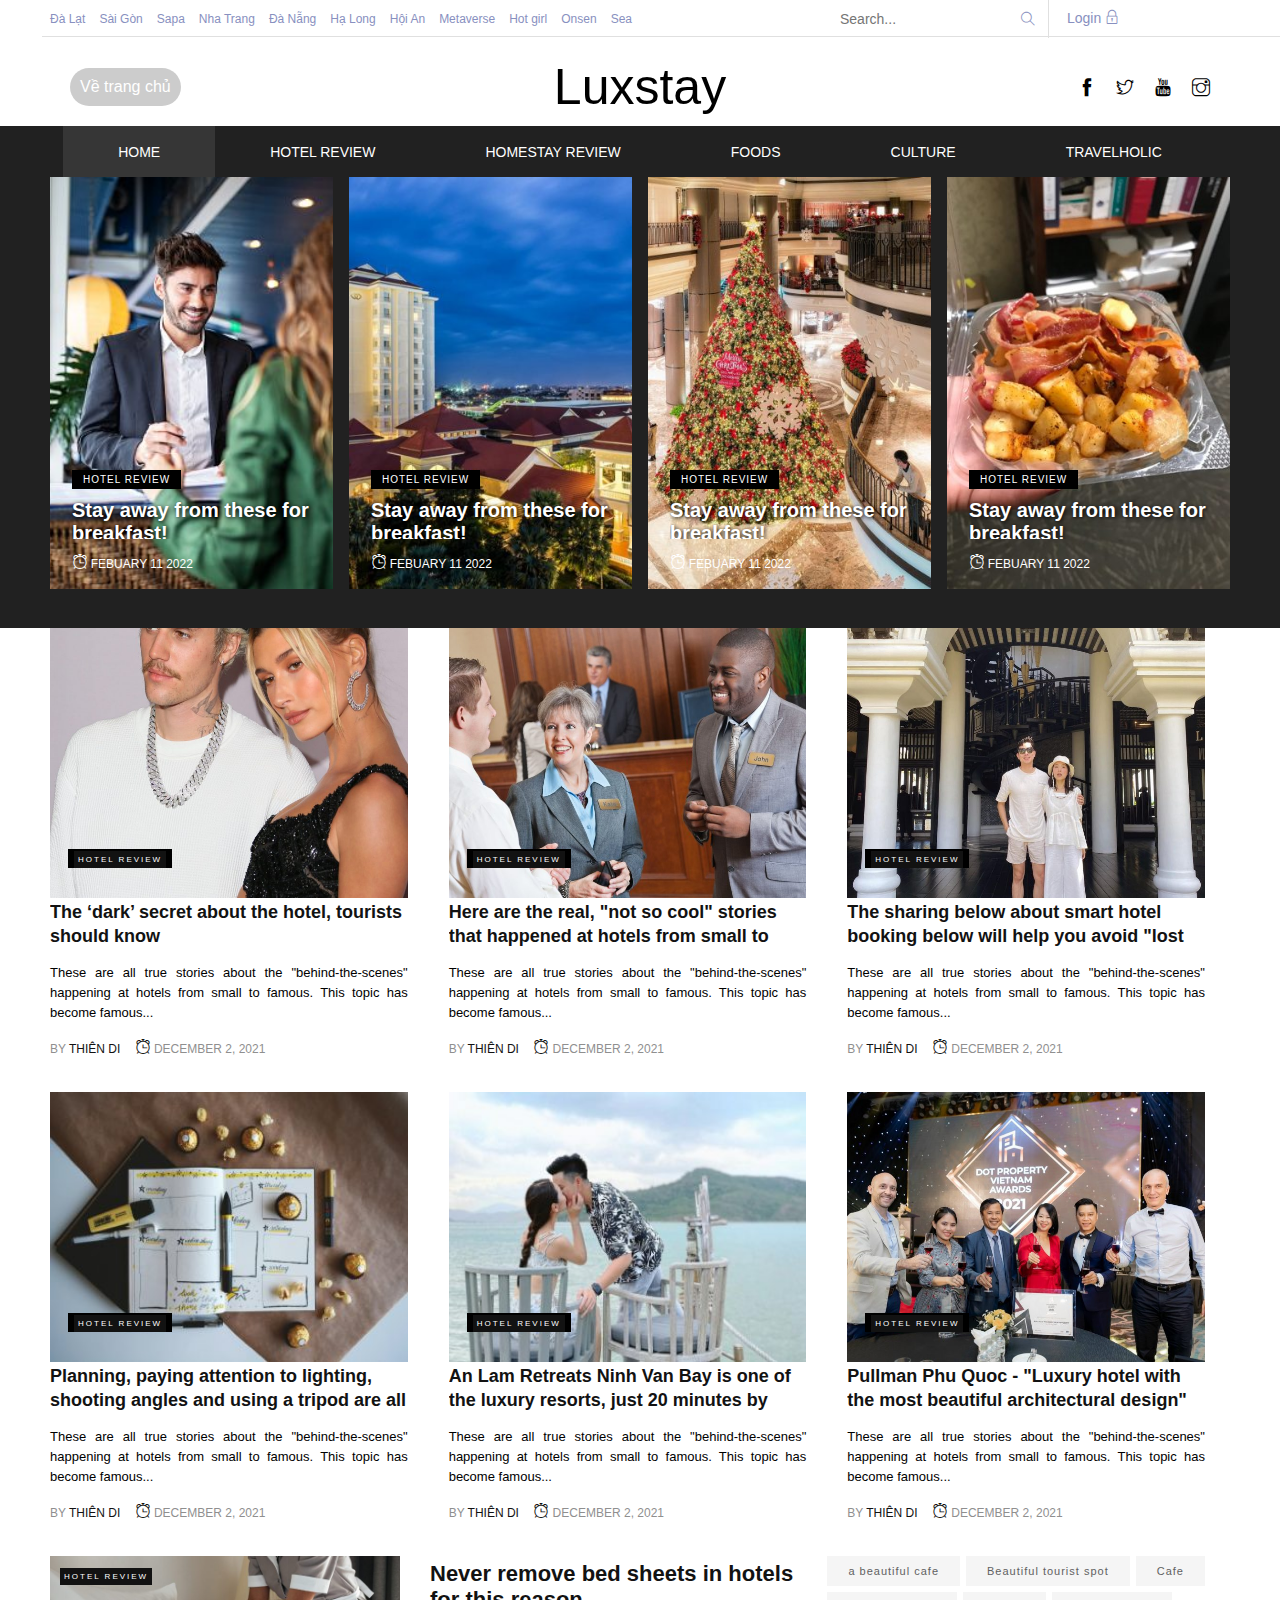
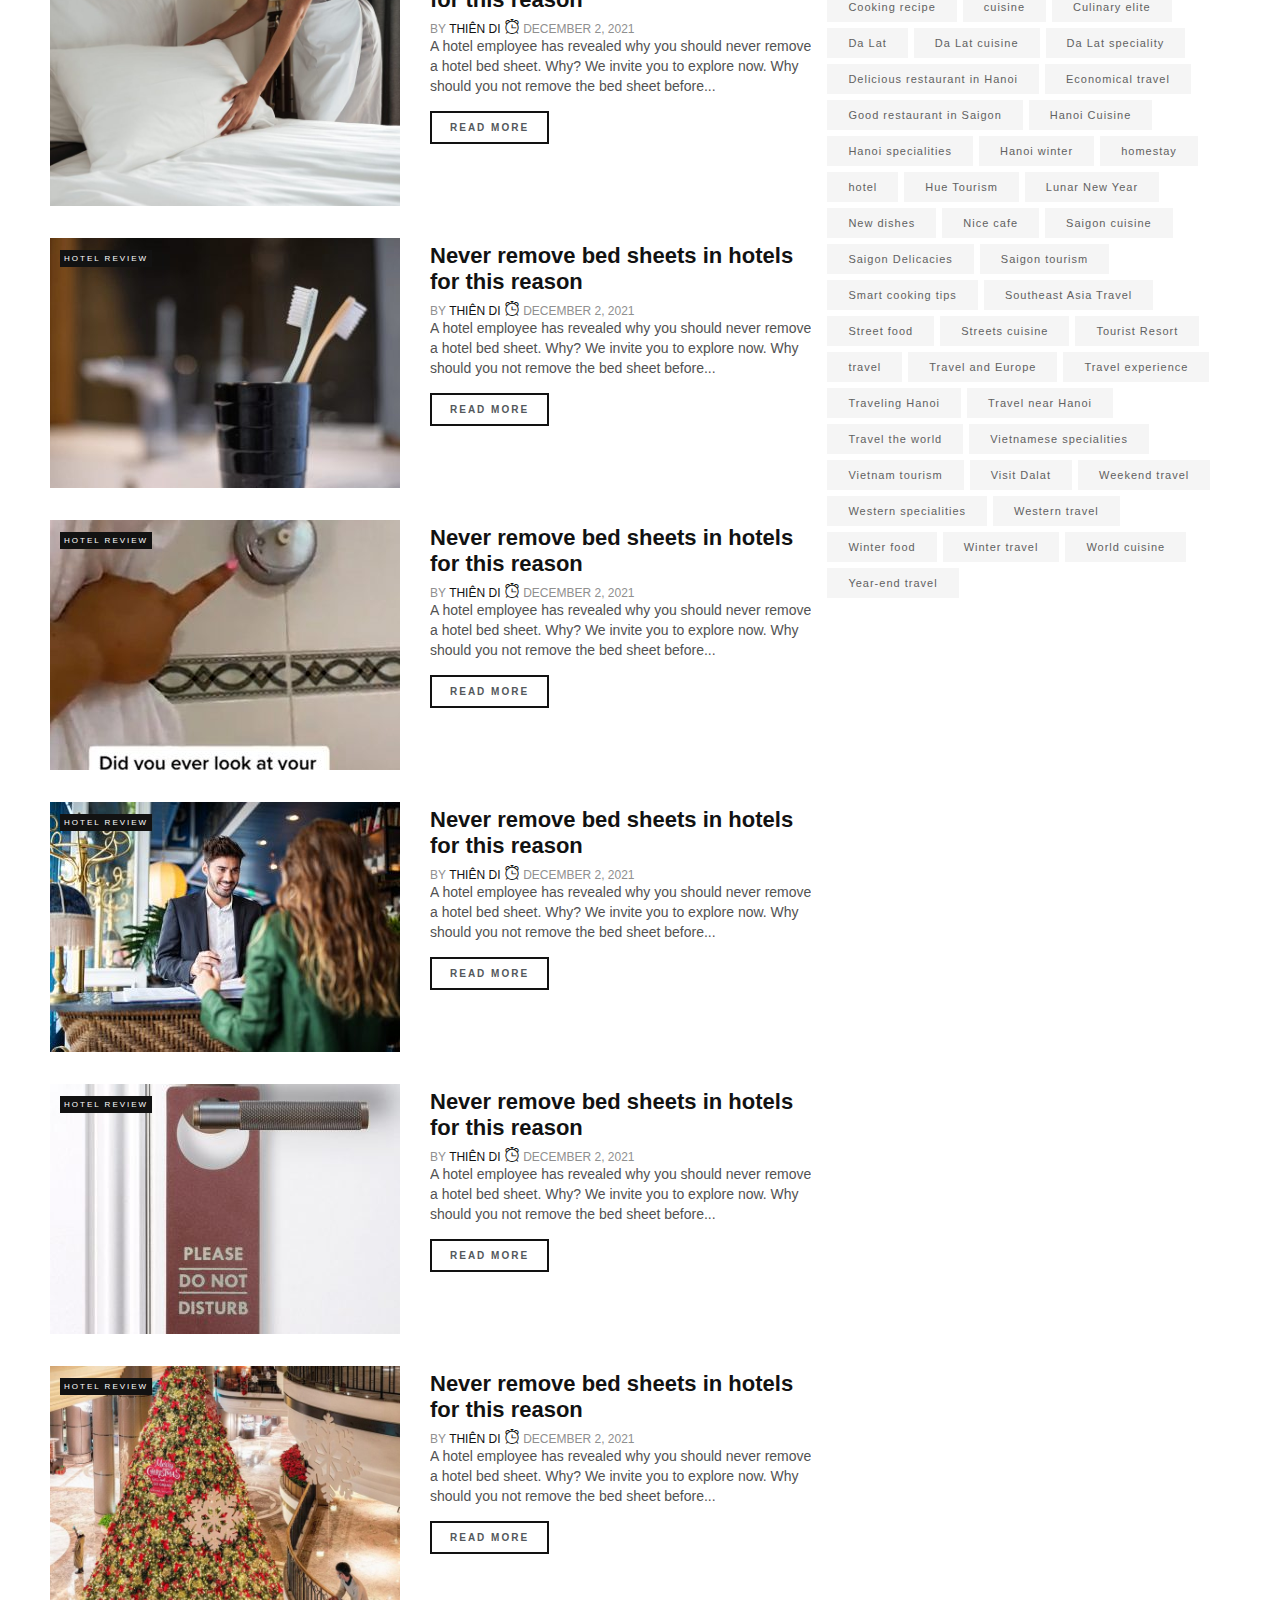
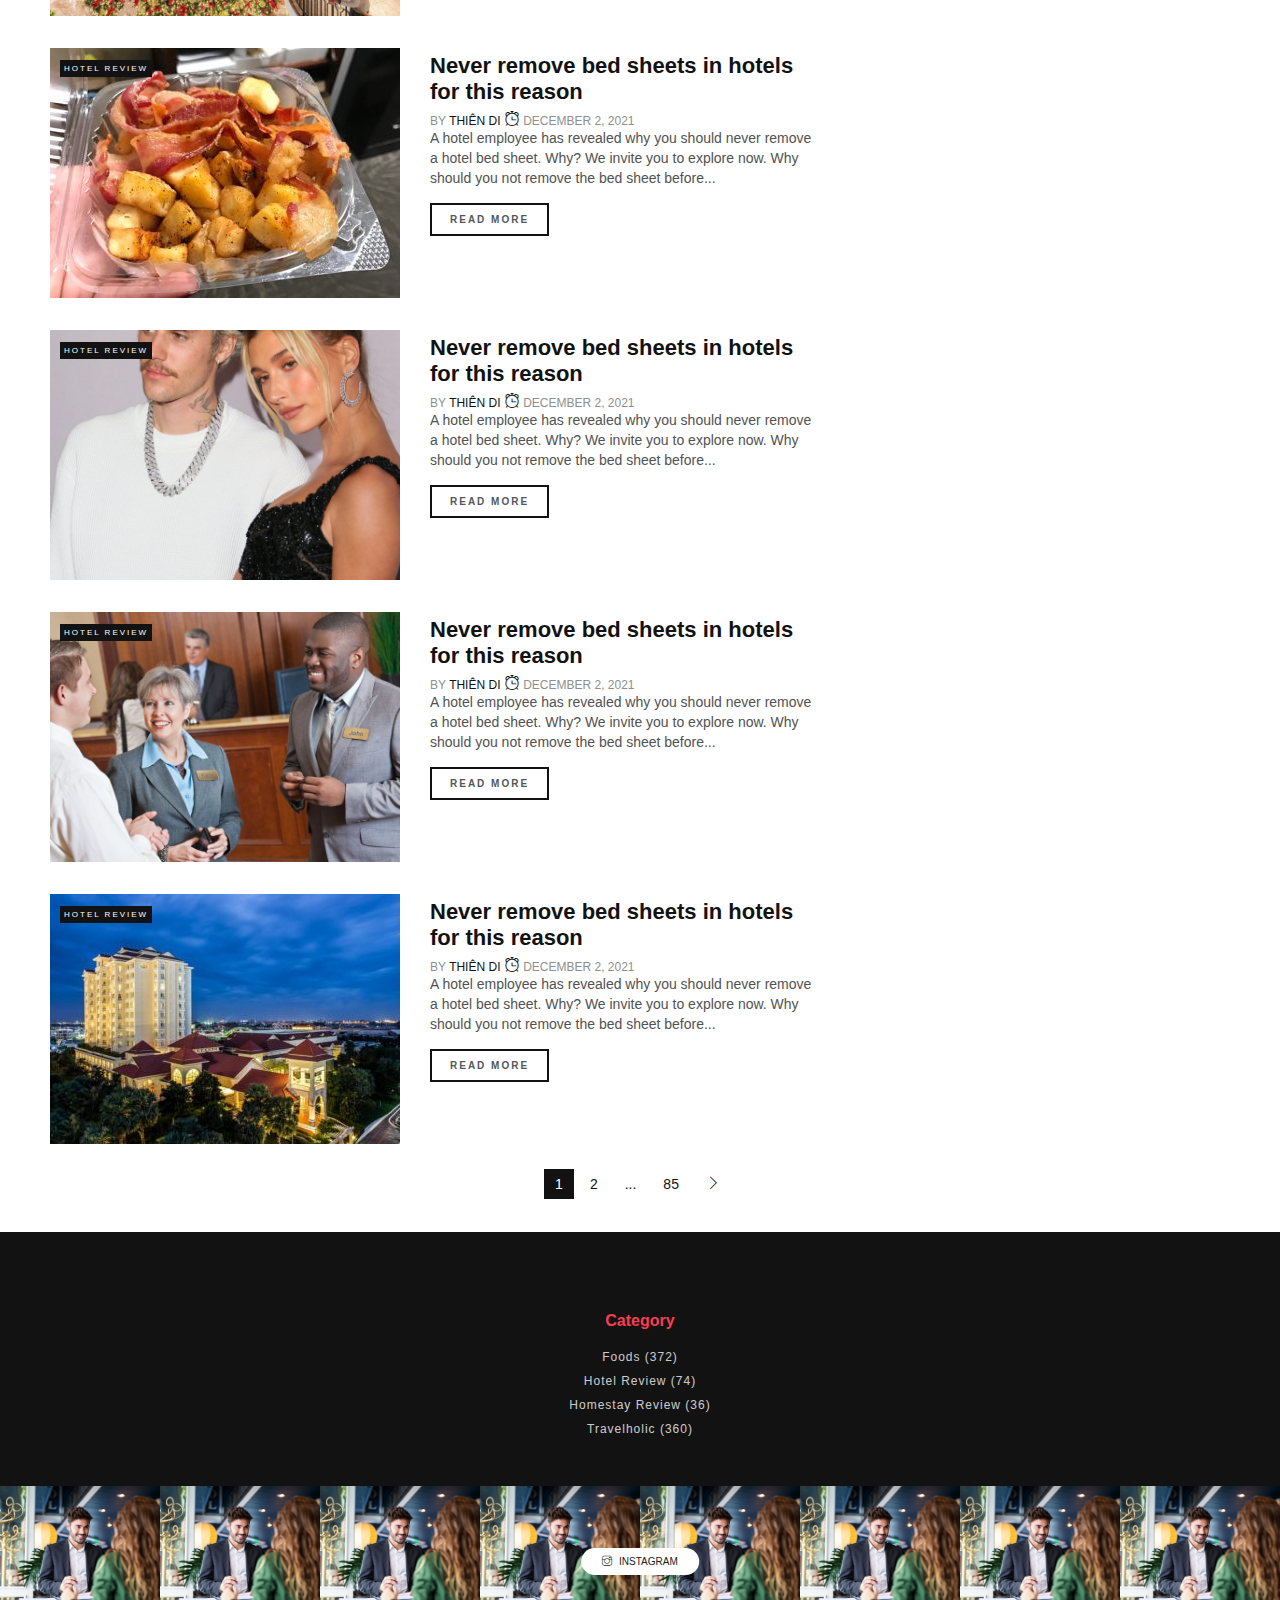
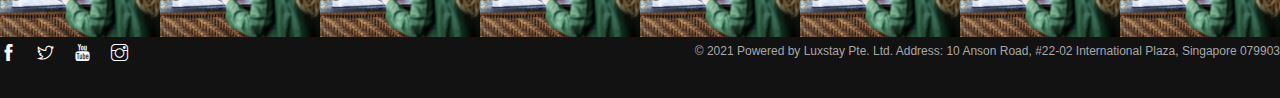
<file: guide.html>
<!DOCTYPE html>
<html lang="en">

<head>
    <meta charset="UTF-8">
    <meta http-equiv="X-UA-Compatible" content="IE=edge">
    <meta name="viewport" content="width=device-width, initial-scale=1.0">
    <title>Luxstay - Travel Guide</title>
    <link rel="stylesheet" href="./assest/css/base.css">
    <link rel="stylesheet" href="./assest/css/guide.css">
    <link rel="stylesheet" href="./assest/fonts/themify-icons/themify-icons.css">
    <link rel="stylesheet" href="./assest/fonts/fontawesome-free-5.15.4-web/css/all.min.css">
    <link rel="stylesheet" href="https://cdnjs.cloudflare.com/ajax/libs/font-awesome/6.1.2/css/all.min.css"
    integrity="sha512-1sCRPdkRXhBV2PBLUdRb4tMg1w2YPf37qatUFeS7zlBy7jJI8Lf4VHwWfZZfpXtYSLy85pkm9GaYVYMfw5BC1A=="
    crossorigin="anonymous" referrerpolicy="no-referrer" />
    <!-- <link
     href="https://fonts.googleapis.com/css2?family=M+PLUS+Rounded+1c&family=Poppins:ital,wght@0,100;0,200;0,500;1,100;1,200;1,300&display=swap"
    rel="stylesheet"> -->
    <!-- <link rel="stylesheet" href="https://cdn.jsdelivr.net/npm/bootstrap@5.2.0/dist/css/bootstrap.min.css"
        integrity="sha384-gH2yIJqKdNHPEq0n4Mqa/HGKIhSkIHeL5AyhkYV8i59U5AR6csBvApHHNl/vI1Bx" crossorigin="anonymous"> -->
        <script src="./js/guide.js" defer></script>
</head>

<body>
    <div class="guide">
        <div class="grid">
            <div class="header">
                <div class="grid__row header__container">
                    <div class="grid__column-2 header__left">
                        <ul class="header__option-list">
                            <li class="header__option-item"><a href="" class="header__option-link">Đà Lạt</a> </li>
                            <li class="header__option-item"><a href="" class="header__option-link">Sài Gòn</a> </li>
                            <li class="header__option-item"><a href="" class="header__option-link">Sapa</a> </li>
                            <li class="header__option-item"><a href="" class="header__option-link">Nha Trang</a> </li>
                            <li class="header__option-item"><a href="" class="header__option-link">Đà Nẵng</a> </li>
                            <li class="header__option-item"><a href="" class="header__option-link">Hạ Long</a> </li>
                            <li class="header__option-item"><a href="" class="header__option-link">Hội An</a> </li>
                            <li class="header__option-item"><a href="" class="header__option-link">Metaverse</a> </li>
                            <li class="header__option-item"><a href="" class="header__option-link">Hot girl</a> </li>
                            <li class="header__option-item"><a href="" class="header__option-link">Onsen</a> </li>
                            <li class="header__option-item"><a href="" class="header__option-link">Sea</a> </li>
                        </ul>
                    </div>
                    <div class="grid__column-2 header__right">
                        <div class="search">

                            <div class="grid__column-2 search-contain">

                                <input type="text" class="search__input" placeholder="Search...">
                                <a href="" class="search__link">
                                    <i class="search__icon ti-search"></i>
                                </a>
                            </div>
                            <div class="grid__column-2 login-contain">
                                <div class="login">
                                    <a href="" class="login__link">
                                        Login
                                        <i class="login__icon ti-lock"></i>
                                    </a>
                                </div>
                            </div>
                        </div>
                    </div>
                </div>
            </div>
        </div>

        <div class="grid">
            <div class="header--mobile">
                <div class="navbar">
                    <div class="navbar-left">
                        <div class="navbar-left__logo">
                            <a href="" class="navbar-left__logo-link">
                                <svg version="1.1" viewBox="0 0 50 50" class="svg-icon svg-fill"
                                    preserveAspectRatio="xMinYMin meet">
                                    <path pid="0"
                                        d="M25.093 0c13.781.06 24.94 11.317 24.882 25.106C49.917 38.894 38.663 50.058 24.88 50 11.1 49.942-.059 38.683.001 24.894.057 11.106 11.31-.058 25.092 0zm11.801 31.9L14.398 16.053c.241-.26.48-.518.74-.777 2.7-2.687 5.971-4.031 9.775-4.015 3.804.015 7.064 1.388 9.741 4.098.238.241.476.482.694.743l-5.951 4.133 2.381 1.688 5.153-3.576v.02L39.33 16.7c-.692-1.203-1.584-2.325-2.616-3.39-3.231-3.292-7.167-4.947-11.788-4.967-4.6-.019-8.53 1.603-11.809 4.867a17.806 17.806 0 00-2.682 3.408l1.429 1.004 23.429 16.51c-.24.26-.48.518-.74.777-2.7 2.687-5.971 4.011-9.775 3.996-3.803-.016-7.063-1.37-9.74-4.08-.258-.26-.496-.521-.734-.782l6.111-4.251-.139-.181-2.183-1.528-5.373 3.735v-.021l-2.377 1.65a17.824 17.824 0 002.654 3.43c3.253 3.291 7.169 4.946 11.769 4.965 4.62.021 8.549-1.602 11.83-4.866 1.06-1.075 1.96-2.21 2.682-3.406l-2.383-1.67z">
                                    </path>
                                </svg>
                            </a>
                        </div>
                        <div class="navbar-left__search">
                            <div class="search search--focus">
                                <i class="search-icon ti-search"></i>
                                <input type="text" id="search-input" class="search-input search-input--focus"
                                    placeholder="Tìm kiếm">
                            </div>
                            <div class="search__date">
                                <i class="search__date-icon ti-calendar"></i>
                                <span class="search__date-text">Ngày</span>
                            </div>
                            <div class="search__guest">
                                <i class="search__guest-icon ti-user"></i>
                                <p class="search__guest-text">Số khách</p>

                            </div>
                            <div class="search__guest--modal">
                                <div class="guest__type adult">
                                    <div class="guest__title">
                                        <span>Người lớn</span>
                                    </div>

                                    <div class="control">
                                        <div class="input-decrease">
                                            <button class="btn minus__btn">
                                                <i class="fa-solid fa-minus"></i>
                                            </button>
                                        </div>
                                        <div class="input-increase">
                                            <button class="btn add__btn">
                                                <i class="fa-solid fa-plus"></i>
                                            </button>
                                        </div>
                                        <div class="input adult">
                                            <input type="text" name="" class="input__inner input__adult" min="0"
                                                max="10">
                                        </div>
                                    </div>
                                </div>
                                <div class="guest__type child">
                                    <div class="guest__title">
                                        <span>Trẻ em</span>
                                        <span>Tuổi từ 2-12</span>
                                    </div>
                                    <div class="control">
                                        <div class="input-decrease">
                                            <button class="btn minus__btn">
                                                <i class="fa-solid fa-minus"></i>
                                            </button>
                                        </div>
                                        <div class="input-increase">
                                            <button class="btn add__btn">
                                                <i class="fa-solid fa-plus"></i>
                                            </button>
                                        </div>
                                        <div class="input child">
                                            <input type="text" name="" class="input__inner input__child" min="0"
                                                max="10">
                                        </div>
                                    </div>
                                </div>
                                <div class="guest__type baby">
                                    <div class="guest__title">
                                        <span>Em bé</span>
                                        <span>Dưới 2 tuổi</span>
                                    </div>
                                    <div class="control">
                                        <div class="input-decrease">
                                            <button class="btn minus__btn">
                                                <i class="fa-solid fa-minus"></i>
                                            </button>
                                        </div>
                                        <div class="input-increase">
                                            <button class="btn add__btn">
                                                <i class="fa-solid fa-plus"></i>
                                            </button>
                                        </div>
                                        <div class="input">
                                            <input type="text" name="" class="input__inner input__baby" min="0"
                                                max="10">
                                        </div>
                                    </div>
                                </div>
                                <div class="btn__bottom">
                                    <button class="btn btn__clear">Xóa</button>
                                    <button class="btn btn__apply">Áp dụng</button>
                                </div>
                            </div>
                            <label for="search-input" class="search__button">
                                <i class="search__button-icon ti-search"></i>
                            </label>
                        </div>
                    </div>
                    <div class="navbar-right">
                        <ul class="navbar-right__list">
                            <li class="navbar-right__item">
                                <a href="guide.html" class="navbar-right__item-link">Guide</a>
                            </li>
                            <li class="navbar-right__item"><a href="host.html" class="navbar-right__item-link">Host</a>
                            </li>
                            <li class="navbar-right__item"><a href="register.html" class="navbar-right__item-link">Đăng
                                    ký</a></li>
                            <li class="navbar-right__item"><a href="login.html" class="navbar-right__item-link">Đăng
                                    nhập</a></li>
                                    <div class="navbar-right__languages">
                                        <img src="./assest/img/vi.svg" alt="flag" class="navbar-right__flag">
                                        <span class="navbar-right__languages-text">VND</span>
                                        <i class="navbar-right__languages-icon fas fa-sort-down"></i>
                                        <div class="navbar-right__currency ">
                                            <div class="grid__row-currency">
        
                                                <div class="grid__column-2 grid__columm-currency-item">
                                                    <div class="countries countries--has-border-right">
                                                        <div class="country-item">
                                                            <img src="./assest/img/vi.svg" alt="flag"
                                                                class="country-item__flag">
                                                            <p class="country-item__languages">Tiếng Việt</p>
                                                            <i class="country-item__icon fas fa-check"></i>
                                                        </div>
                                                        <div class="country-item">
                                                            <img src="./assest/img/vi.svg" alt="flag"
                                                                class="country-item__flag">
                                                            <p class="country-item__languages">English</p>
                                                        </div>
                                                        <div class="country-item">
                                                            <img src="./assest/img/vi.svg" alt="flag"
                                                                class="country-item__flag">
                                                            <p class="country-item__languages">Korean</p>
                                                        </div>
                                                    </div>
                                                </div>
        
                                                <div class="grid__column-2 grid__columm-currency-item">
                                                    <div class="currency ">
                                                        <div class="country-item">
                                                            <p class="country-item__unit">VND</p>
                                                            <p class="country-item__languages">Tiếng Việt</p>
                                                            <i class="country-item__icon fas fa-check"></i>
                                                        </div>
        
                                                        <div class="country-item">
                                                            <p class="country-item__unit">USD</p>
                                                            <p class="country-item__languages">United States Dollar</p>
                                                            <!-- <i class="country-item__icon fas fa-check"></i> -->
                                                        </div>
                                                    </div>
                                                </div>
        
                                            </div>
                                        </div>
        
                                    </div>

                        </ul>
                    </div>
                </div>
                <button class="btn btn__close">x</button>
            </div>

            <div class="slider slider-mobile">


                <!-- Wrapper for slide -->
                <div class="slider__container">
                    <div class="slides">
                        <!-- radio buttin start -->
                        <input type="radio" name="radio-btn" id="radio1">
                        <input type="radio" name="radio-btn" id="radio2">
                        <input type="radio" name="radio-btn" id="radio3">
                        <input type="radio" name="radio-btn" id="radio4">
                        <!-- radio buttin end -->

                        <!-- slide images start -->
                        <div class="slide first">
                            <img src="./assest/img/slide1.png" alt="">
                        </div>
                        <div class="slide">
                            <img src="./assest/img/slide2.png" alt="">
                        </div>
                        <div class="slide">
                            <img src="./assest/img/slide1.png" alt="">
                        </div>
                        <div class="slide">
                            <img src="./assest/img/slide2.png" alt="">
                        </div>
                        <!-- slide images end -->

                        <!-- automatic navigation start -->
                        <div class="navigation-auto">
                            <div class="auto-btn1"></div>
                            <div class="auto-btn2"></div>
                            <div class="auto-btn3"></div>
                            <div class="auto-btn4"></div>
                        </div>
                        <!-- automatic navigation end -->

                    </div>
                    <!-- manual navigation start -->
                    <div class="navigation-manual">
                        <label for="radio1" class="manual-btn"></label>
                        <label for="radio2" class="manual-btn"></label>
                        <label for="radio3" class="manual-btn"></label>
                        <label for="radio4" class="manual-btn"></label>
                    </div>
                    <!-- manual navigation end -->
                </div>




            </div>

        </div>
        

        <div class="grid">
            <div class="navbar">
                <div class="grid__row navbar__contain">
                    <div class="grid__column-3 navbar__menu">
                        <span class="back-to-home"><a href="./index.html">Về trang chủ</a> </span>
                    </div>
                    <div class="grid__column-3 navbar__brand">
                        <h1 class="navbar__brand-text">Luxstay</h1>
                    </div>
                    <div class="grid__column-3 navbar__social">
                        <div class="navbar__social-list">
                            <div class="navbar__social-item">
                                <a href="" class="navbar__social-item-link">
                                    <i class="navbar__social-item-icon ti-facebook"></i>
                                </a>
                            </div>
                            <div class="navbar__social-item">
                                <a href="" class="navbar__social-item-link">
                                    <i class="navbar__social-item-icon ti-twitter"></i>
                                </a>
                            </div>
                            <div class="navbar__social-item">
                                <a href="" class="navbar__social-item-link">
                                    <i class="navbar__social-item-icon ti-youtube"></i>
                                </a>
                            </div>
                            <div class="navbar__social-item">
                                <a href="" class="navbar__social-item-link">
                                    <i class="navbar__social-item-icon ti-instagram"></i>
                                </a>
                            </div>
                        </div>
                    </div>
                </div>
            </div>
        </div>

        <div class="slider slider-hidd-on--mobile">
            <ul class="slider__list">
                <li class="slider__item slider__item--active"><a href="" class="slider__item-link">HOME</a></li>
                <li class="slider__item"><a href="" class="slider__item-link">HOTEL REVIEW</a></li>
                <li class="slider__item"><a href="" class="slider__item-link">HOMESTAY REVIEW</a></li>
                <li class="slider__item"><a href="" class="slider__item-link">FOODS</a></li>
                <li class="slider__item"><a href="" class="slider__item-link">CULTURE</a></li>
                <li class="slider__item"><a href="" class="slider__item-link">TRAVELHOLIC</a></li>
            </ul>
            <div class="grid">
                <div class="slider__img">
                    <div class="grid__row slider__img-contain">
                        <button class="slider__img-btn-prev">
                            <i class="slider__img-btn-icon ti-angle-left"></i>
                        </button>
                        <button class="slider__img-btn-next">
                            <i class="slider__img-btn-icon ti-angle-right"></i>
                        </button>
                        <div class="grid__column-4 slider__img-wrap">
                            <a href="" class="slider__img-link">
                                <img src="./assest/img/thumbnail/thumbnail1.jpg" alt="" class="slider__img-thumbnail">
                            </a>
                            <div class="slider__img-info">
                                <span class="info__review">
                                    <a href="" class="info__review-inner">HOTEL REVIEW</a>
                                </span>
                                <span class="info__title">
                                    <a href="" class="info__title-link">
                                        Stay away from these for breakfast!
                                    </a>
                                </span>
                                <span class="info__title-time">
                                    <i class="info__title-icon ti-alarm-clock"></i>
                                    <span class="info__title-text">FEBUARY 11 2022</span>
                                </span>
                            </div>
                        </div>
                        <div class="grid__column-4 slider__img-wrap">
                            <a href="" class="slider__img-link">
                                <img src="./assest/img/thumbnail/thumbnail2.jpg" alt="" class="slider__img-thumbnail">
                            </a>
                            <div class="slider__img-info">
                                <span class="info__review">
                                    <a href="" class="info__review-inner">HOTEL REVIEW</a>
                                </span>
                                <span class="info__title">
                                    <a href="" class="info__title-link">
                                        Stay away from these for breakfast!
                                    </a>
                                </span>
                                <span class="info__title-time">
                                    <i class="info__title-icon ti-alarm-clock"></i>
                                    <span class="info__title-text">FEBUARY 11 2022</span>
                                </span>
                            </div>
                        </div>
                        <div class="grid__column-4 slider__img-wrap">
                            <a href="" class="slider__img-link">
                                <img src="./assest/img/thumbnail/thumbnail3.jpg" alt="" class="slider__img-thumbnail">
                            </a>
                            <div class="slider__img-info">
                                <span class="info__review">
                                    <a href="" class="info__review-inner">HOTEL REVIEW</a>
                                </span>
                                <span class="info__title">
                                    <a href="" class="info__title-link">
                                        Stay away from these for breakfast!
                                    </a>
                                </span>
                                <span class="info__title-time">
                                    <i class="info__title-icon ti-alarm-clock"></i>
                                    <span class="info__title-text">FEBUARY 11 2022</span>
                                </span>
                            </div>
                        </div>
                        <div class="grid__column-4 slider__img-wrap">
                            <a href="" class="slider__img-link">
                                <img src="./assest/img/thumbnail/thumbnail4.jpg" alt="" class="slider__img-thumbnail">
                            </a>
                            <div class="slider__img-info">
                                <span class="info__review">
                                    <a href="" class="info__review-inner">HOTEL REVIEW</a>
                                </span>
                                <span class="info__title">
                                    <a href="" class="info__title-link">
                                        Stay away from these for breakfast!
                                    </a>
                                </span>
                                <span class="info__title-time">
                                    <i class="info__title-icon ti-alarm-clock"></i>
                                    <span class="info__title-text">FEBUARY 11 2022</span>
                                </span>
                            </div>
                        </div>
                        <div class="grid__column-4 slider__img-wrap">
                            <a href="" class="slider__img-link">
                                <img src="./assest/img/thumbnail/thumbnail4.jpg" alt="" class="slider__img-thumbnail">
                            </a>
                            <div class="slider__img-info">
                                <span class="info__review">
                                    <a href="" class="info__review-inner">HOTEL REVIEW</a>
                                </span>
                                <span class="info__title">
                                    <a href="" class="info__title-link">
                                        Stay away from these for breakfast!
                                    </a>
                                </span>
                                <span class="info__title-time">
                                    <i class="info__title-icon ti-alarm-clock"></i>
                                    <span class="info__title-text">FEBUARY 11 2022</span>
                                </span>
                            </div>
                        </div>
                        <div class="grid__column-4 slider__img-wrap">
                            <a href="" class="slider__img-link">
                                <img src="./assest/img/thumbnail/thumbnail4.jpg" alt="" class="slider__img-thumbnail">
                            </a>
                            <div class="slider__img-info">
                                <span class="info__review">
                                    <a href="" class="info__review-inner">HOTEL REVIEW</a>
                                </span>
                                <span class="info__title">
                                    <a href="" class="info__title-link">
                                        Stay away from these for breakfast!
                                    </a>
                                </span>
                                <span class="info__title-time">
                                    <i class="info__title-icon ti-alarm-clock"></i>
                                    <span class="info__title-text">FEBUARY 11 2022</span>
                                </span>
                            </div>
                        </div>
                        <div class="grid__column-4 slider__img-wrap">
                            <a href="" class="slider__img-link">
                                <img src="./assest/img/thumbnail/thumbnail4.jpg" alt="" class="slider__img-thumbnail">
                            </a>
                            <div class="slider__img-info">
                                <span class="info__review">
                                    <a href="" class="info__review-inner">HOTEL REVIEW</a>
                                </span>
                                <span class="info__title">
                                    <a href="" class="info__title-link">
                                        Stay away from these for breakfast!
                                    </a>
                                </span>
                                <span class="info__title-time">
                                    <i class="info__title-icon ti-alarm-clock"></i>
                                    <span class="info__title-text">FEBUARY 11 2022</span>
                                </span>
                            </div>
                        </div>
                        <div class="grid__column-4 slider__img-wrap">
                            <a href="" class="slider__img-link">
                                <img src="./assest/img/thumbnail/thumbnail4.jpg" alt="" class="slider__img-thumbnail">
                            </a>
                            <div class="slider__img-info">
                                <span class="info__review">
                                    <a href="" class="info__review-inner">HOTEL REVIEW</a>
                                </span>
                                <span class="info__title">
                                    <a href="" class="info__title-link">
                                        Stay away from these for breakfast!
                                    </a>
                                </span>
                                <span class="info__title-time">
                                    <i class="info__title-icon ti-alarm-clock"></i>
                                    <span class="info__title-text">FEBUARY 11 2022</span>
                                </span>
                            </div>
                        </div>
                    </div>
                </div>


            </div>
        </div>

        <div class="grid">
            <div class="news">
                <div class="grid__row">
                    <div class="grid__column-3 news-contain">
                        <div class="news__top">
                            <img src="./assest/img/news/news1.jpg" alt="" class="news__top-img">
                            <h3 class="news__top-title">
                                <a href="" class="new__top-title-link">
                                    The ‘dark’ secret about the hotel, tourists should know
                                </a>
                            </h3>
                            <span class="child-news__top">
                                <a href="" class="news__top-review">HOTEL REVIEW</a>
                            </span>
                        </div>
                        <div class="news__bottom">

                            <p class="news__bottom-description">
                                These are all true stories about the "behind-the-scenes" happening at hotels from small
                                to famous. This topic has become famous...
                            </p>
                            <span class="news__bottom-author">BY <a href="" class="news__bottom-author-name">THIÊN
                                    DI</a>
                                <i class="news__bottom-icon ti-alarm-clock"></i>
                                <a href="" class="news__bottom-author-time">DECEMBER 2, 2021</a>
                            </span>
                        </div>
                    </div>
                    <div class="grid__column-3 news-contain">
                        <div class="news__top">
                            <img src="./assest/img/news/news2.jpg" alt="" class="news__top-img">
                            <h3 class="news__top-title">
                                <a href="" class="new__top-title-link">
                                    Here are the real, "not so cool" stories that happened at hotels from small to
                                    famous. This topic has become...
                                </a>
                            </h3>
                            <span class="child-news__top">
                                <a href="" class="news__top-review">HOTEL REVIEW</a>
                            </span>
                        </div>
                        <div class="news__bottom">

                            <p class="news__bottom-description">
                                These are all true stories about the "behind-the-scenes" happening at hotels from small
                                to famous. This topic has become famous...
                            </p>
                            <span class="news__bottom-author">BY <a href="" class="news__bottom-author-name">THIÊN
                                    DI</a>
                                <i class="news__bottom-icon ti-alarm-clock"></i>
                                <a href="" class="news__bottom-author-time">DECEMBER 2, 2021</a>
                            </span>
                        </div>
                    </div>
                    <div class="grid__column-3 news-contain">
                        <div class="news__top">
                            <img src="./assest/img/news/news3.jpg" alt="" class="news__top-img">
                            <h3 class="news__top-title">
                                <a href="" class="new__top-title-link">
                                    The sharing below about smart hotel booking below will help you avoid "lost money,
                                    frustration". Save now to apply this...
                                </a>
                            </h3>
                            <span class="child-news__top">
                                <a href="" class="news__top-review">HOTEL REVIEW</a>
                            </span>
                        </div>
                        <div class="news__bottom">

                            <p class="news__bottom-description">
                                These are all true stories about the "behind-the-scenes" happening at hotels from small
                                to famous. This topic has become famous...
                            </p>
                            <span class="news__bottom-author">BY <a href="" class="news__bottom-author-name">THIÊN
                                    DI</a>
                                <i class="news__bottom-icon ti-alarm-clock"></i>
                                <a href="" class="news__bottom-author-time">DECEMBER 2, 2021</a>
                            </span>
                        </div>
                    </div>
                    <div class="grid__column-3 news-contain">
                        <div class="news__top">
                            <img src="./assest/img/news/news4.jpg" alt="" class="news__top-img">
                            <h3 class="news__top-title">
                                <a href="" class="new__top-title-link">
                                    Planning, paying attention to lighting, shooting angles and using a tripod are all
                                    the secrets of ecstatic advertising photography that...
                                </a>
                            </h3>
                            <span class="child-news__top">
                                <a href="" class="news__top-review">HOTEL REVIEW</a>
                            </span>
                        </div>
                        <div class="news__bottom">

                            <p class="news__bottom-description">
                                These are all true stories about the "behind-the-scenes" happening at hotels from small
                                to famous. This topic has become famous...
                            </p>
                            <span class="news__bottom-author">BY <a href="" class="news__bottom-author-name">THIÊN
                                    DI</a>
                                <i class="news__bottom-icon ti-alarm-clock"></i>
                                <a href="" class="news__bottom-author-time">DECEMBER 2, 2021</a>
                            </span>
                        </div>
                    </div>
                    <div class="grid__column-3 news-contain">
                        <div class="news__top">
                            <img src="./assest/img/news/news5.jpg" alt="" class="news__top-img">
                            <h3 class="news__top-title">
                                <a href="" class="new__top-title-link">
                                    An Lam Retreats Ninh Van Bay is one of the luxury resorts, just 20 minutes by boat
                                    from Nha Trang...
                                </a>
                            </h3>
                            <span class="child-news__top">
                                <a href="" class="news__top-review">HOTEL REVIEW</a>
                            </span>
                        </div>
                        <div class="news__bottom">

                            <p class="news__bottom-description">
                                These are all true stories about the "behind-the-scenes" happening at hotels from small
                                to famous. This topic has become famous...
                            </p>
                            <span class="news__bottom-author">BY <a href="" class="news__bottom-author-name">THIÊN
                                    DI</a>
                                <i class="news__bottom-icon ti-alarm-clock"></i>
                                <a href="" class="news__bottom-author-time">DECEMBER 2, 2021</a>
                            </span>
                        </div>
                    </div>
                    <div class="grid__column-3 news-contain">
                        <div class="news__top">
                            <img src="./assest/img/news/news6.jpg" alt="" class="news__top-img">
                            <h3 class="news__top-title">
                                <a href="" class="new__top-title-link">
                                    Pullman Phu Quoc - "Luxury hotel with the most beautiful architectural design" in
                                    Vietnam - launches great promotions continuously from...


                                </a>
                            </h3>
                            <span class="child-news__top">
                                <a href="" class="news__top-review">HOTEL REVIEW</a>
                            </span>

                        </div>
                        <div class="news__bottom">

                            <p class="news__bottom-description">
                                These are all true stories about the "behind-the-scenes" happening at hotels from small
                                to famous. This topic has become famous...
                            </p>
                            <span class="news__bottom-author">BY <a href="" class="news__bottom-author-name">THIÊN
                                    DI</a>
                                <i class="news__bottom-icon ti-alarm-clock"></i>
                                <a href="" class="news__bottom-author-time">DECEMBER 2, 2021</a>
                            </span>
                        </div>
                    </div>
                </div>
            </div>

        </div>

        <div class="grid">
            <div class="info">
                <div class="grid__row info__contain">
                    <div class="grid__column-1-5 info__left-contain">
                        <div class="info__left">
                            <div class="info__left-thumbnail">
                                <a href="" class="thumbnail-link">
                                    <img src="./assest/img/thumbnailinfo/thubmnailinfo1.jpg" alt=""
                                        class="thumbnail-link__img">
                                </a>
                                <div class="info__left-thumbnail-tag">
                                    <a href="" class="info__left-thumbnail-tag-link">
                                        HOTEL REVIEW
                                    </a>
                                </div>
                            </div>
                            <div class="info__left-content">
                                <h3 class="content__title">
                                    <a href="" class="content__title-link">
                                        Never remove bed sheets in hotels for this reason
                                    </a>
                                </h3>
                                <span class="content__author">BY <a href="" class="content__author-name">THIÊN
                                        DI</a>
                                    <i class="content__icon ti-alarm-clock"></i>
                                    <a href="" class="content__author-time">DECEMBER 2, 2021</a>
                                </span>
                                <div class="content__description">
                                    <p class="content__description-text">
                                        A hotel employee has revealed why you should never remove a hotel bed sheet.
                                        Why? We
                                        invite you to explore now. Why should you not remove the bed sheet before...
                                    </p>
                                    <div class="content__description-wrap-link">
                                        <a href="" class="content__description-link">
                                            READ MORE
                                        </a>
                                    </div>

                                </div>

                            </div>
                        </div>
                        <div class="info__left">
                            <div class="info__left-thumbnail">
                                <a href="" class="thumbnail-link">
                                    <img src="./assest/img/thumbnailinfo/thubmnailinfo2.jpg" alt=""
                                        class="thumbnail-link__img">
                                </a>
                                <div class="info__left-thumbnail-tag">
                                    <a href="" class="info__left-thumbnail-tag-link">
                                        HOTEL REVIEW
                                    </a>
                                </div>
                            </div>
                            <div class="info__left-content">
                                <h3 class="content__title">
                                    <a href="" class="content__title-link">
                                        Never remove bed sheets in hotels for this reason
                                    </a>
                                </h3>
                                <span class="content__author">BY <a href="" class="content__author-name">THIÊN
                                        DI</a>
                                    <i class="content__icon ti-alarm-clock"></i>
                                    <a href="" class="content__author-time">DECEMBER 2, 2021</a>
                                </span>
                                <div class="content__description">
                                    <p class="content__description-text">
                                        A hotel employee has revealed why you should never remove a hotel bed sheet.
                                        Why? We
                                        invite you to explore now. Why should you not remove the bed sheet before...
                                    </p>
                                    <div class="content__description-wrap-link">
                                        <a href="" class="content__description-link">
                                            READ MORE
                                        </a>
                                    </div>

                                </div>

                            </div>
                        </div>
                        <div class="info__left">
                            <div class="info__left-thumbnail">
                                <a href="" class="thumbnail-link">
                                    <img src="./assest/img/thumbnailinfo/thubmnailinfo3.jpg" alt=""
                                        class="thumbnail-link__img">
                                </a>
                                <div class="info__left-thumbnail-tag">
                                    <a href="" class="info__left-thumbnail-tag-link">
                                        HOTEL REVIEW
                                    </a>
                                </div>
                            </div>
                            <div class="info__left-content">
                                <h3 class="content__title">
                                    <a href="" class="content__title-link">
                                        Never remove bed sheets in hotels for this reason
                                    </a>
                                </h3>
                                <span class="content__author">BY <a href="" class="content__author-name">THIÊN
                                        DI</a>
                                    <i class="content__icon ti-alarm-clock"></i>
                                    <a href="" class="content__author-time">DECEMBER 2, 2021</a>
                                </span>
                                <div class="content__description">
                                    <p class="content__description-text">
                                        A hotel employee has revealed why you should never remove a hotel bed sheet.
                                        Why? We
                                        invite you to explore now. Why should you not remove the bed sheet before...
                                    </p>
                                    <div class="content__description-wrap-link">
                                        <a href="" class="content__description-link">
                                            READ MORE
                                        </a>
                                    </div>

                                </div>

                            </div>
                        </div>
                        <div class="info__left">
                            <div class="info__left-thumbnail">
                                <a href="" class="thumbnail-link">
                                    <img src="./assest/img/thumbnailinfo/thubmnailinfo4.jpg" alt=""
                                        class="thumbnail-link__img">
                                </a>
                                <div class="info__left-thumbnail-tag">
                                    <a href="" class="info__left-thumbnail-tag-link">
                                        HOTEL REVIEW
                                    </a>
                                </div>
                            </div>
                            <div class="info__left-content">
                                <h3 class="content__title">
                                    <a href="" class="content__title-link">
                                        Never remove bed sheets in hotels for this reason
                                    </a>
                                </h3>
                                <span class="content__author">BY <a href="" class="content__author-name">THIÊN
                                        DI</a>
                                    <i class="content__icon ti-alarm-clock"></i>
                                    <a href="" class="content__author-time">DECEMBER 2, 2021</a>
                                </span>
                                <div class="content__description">
                                    <p class="content__description-text">
                                        A hotel employee has revealed why you should never remove a hotel bed sheet.
                                        Why? We
                                        invite you to explore now. Why should you not remove the bed sheet before...
                                    </p>
                                    <div class="content__description-wrap-link">
                                        <a href="" class="content__description-link">
                                            READ MORE
                                        </a>
                                    </div>

                                </div>

                            </div>
                        </div>
                        <div class="info__left">
                            <div class="info__left-thumbnail">
                                <a href="" class="thumbnail-link">
                                    <img src="./assest/img/thumbnailinfo/thubmnailinfo5.jpg" alt=""
                                        class="thumbnail-link__img">
                                </a>
                                <div class="info__left-thumbnail-tag">
                                    <a href="" class="info__left-thumbnail-tag-link">
                                        HOTEL REVIEW
                                    </a>
                                </div>
                            </div>
                            <div class="info__left-content">
                                <h3 class="content__title">
                                    <a href="" class="content__title-link">
                                        Never remove bed sheets in hotels for this reason
                                    </a>
                                </h3>
                                <span class="content__author">BY <a href="" class="content__author-name">THIÊN
                                        DI</a>
                                    <i class="content__icon ti-alarm-clock"></i>
                                    <a href="" class="content__author-time">DECEMBER 2, 2021</a>
                                </span>
                                <div class="content__description">
                                    <p class="content__description-text">
                                        A hotel employee has revealed why you should never remove a hotel bed sheet.
                                        Why? We
                                        invite you to explore now. Why should you not remove the bed sheet before...
                                    </p>
                                    <div class="content__description-wrap-link">
                                        <a href="" class="content__description-link">
                                            READ MORE
                                        </a>
                                    </div>

                                </div>

                            </div>
                        </div>
                        <div class="info__left">
                            <div class="info__left-thumbnail">
                                <a href="" class="thumbnail-link">
                                    <img src="./assest/img/thumbnailinfo/thubmnailinfo6.jpg" alt=""
                                        class="thumbnail-link__img">
                                </a>
                                <div class="info__left-thumbnail-tag">
                                    <a href="" class="info__left-thumbnail-tag-link">
                                        HOTEL REVIEW
                                    </a>
                                </div>
                            </div>
                            <div class="info__left-content">
                                <h3 class="content__title">
                                    <a href="" class="content__title-link">
                                        Never remove bed sheets in hotels for this reason
                                    </a>
                                </h3>
                                <span class="content__author">BY <a href="" class="content__author-name">THIÊN
                                        DI</a>
                                    <i class="content__icon ti-alarm-clock"></i>
                                    <a href="" class="content__author-time">DECEMBER 2, 2021</a>
                                </span>
                                <div class="content__description">
                                    <p class="content__description-text">
                                        A hotel employee has revealed why you should never remove a hotel bed sheet.
                                        Why? We
                                        invite you to explore now. Why should you not remove the bed sheet before...
                                    </p>
                                    <div class="content__description-wrap-link">
                                        <a href="" class="content__description-link">
                                            READ MORE
                                        </a>
                                    </div>

                                </div>

                            </div>
                        </div>
                        <div class="info__left">
                            <div class="info__left-thumbnail">
                                <a href="" class="thumbnail-link">
                                    <img src="./assest/img/thumbnailinfo/thubmnailinfo7.jpg" alt=""
                                        class="thumbnail-link__img">
                                </a>
                                <div class="info__left-thumbnail-tag">
                                    <a href="" class="info__left-thumbnail-tag-link">
                                        HOTEL REVIEW
                                    </a>
                                </div>
                            </div>
                            <div class="info__left-content">
                                <h3 class="content__title">
                                    <a href="" class="content__title-link">
                                        Never remove bed sheets in hotels for this reason
                                    </a>
                                </h3>
                                <span class="content__author">BY <a href="" class="content__author-name">THIÊN
                                        DI</a>
                                    <i class="content__icon ti-alarm-clock"></i>
                                    <a href="" class="content__author-time">DECEMBER 2, 2021</a>
                                </span>
                                <div class="content__description">
                                    <p class="content__description-text">
                                        A hotel employee has revealed why you should never remove a hotel bed sheet.
                                        Why? We
                                        invite you to explore now. Why should you not remove the bed sheet before...
                                    </p>
                                    <div class="content__description-wrap-link">
                                        <a href="" class="content__description-link">
                                            READ MORE
                                        </a>
                                    </div>

                                </div>

                            </div>
                        </div>
                        <div class="info__left">
                            <div class="info__left-thumbnail">
                                <a href="" class="thumbnail-link">
                                    <img src="./assest/img/thumbnailinfo/thubmnailinfo8.jpg" alt=""
                                        class="thumbnail-link__img">
                                </a>
                                <div class="info__left-thumbnail-tag">
                                    <a href="" class="info__left-thumbnail-tag-link">
                                        HOTEL REVIEW
                                    </a>
                                </div>
                            </div>
                            <div class="info__left-content">
                                <h3 class="content__title">
                                    <a href="" class="content__title-link">
                                        Never remove bed sheets in hotels for this reason
                                    </a>
                                </h3>
                                <span class="content__author">BY <a href="" class="content__author-name">THIÊN
                                        DI</a>
                                    <i class="content__icon ti-alarm-clock"></i>
                                    <a href="" class="content__author-time">DECEMBER 2, 2021</a>
                                </span>
                                <div class="content__description">
                                    <p class="content__description-text">
                                        A hotel employee has revealed why you should never remove a hotel bed sheet.
                                        Why? We
                                        invite you to explore now. Why should you not remove the bed sheet before...
                                    </p>
                                    <div class="content__description-wrap-link">
                                        <a href="" class="content__description-link">
                                            READ MORE
                                        </a>
                                    </div>

                                </div>

                            </div>
                        </div>
                        <div class="info__left">
                            <div class="info__left-thumbnail">
                                <a href="" class="thumbnail-link">
                                    <img src="./assest/img/thumbnailinfo/thubmnailinfo9.jpg" alt=""
                                        class="thumbnail-link__img">
                                </a>
                                <div class="info__left-thumbnail-tag">
                                    <a href="" class="info__left-thumbnail-tag-link">
                                        HOTEL REVIEW
                                    </a>
                                </div>
                            </div>
                            <div class="info__left-content">
                                <h3 class="content__title">
                                    <a href="" class="content__title-link">
                                        Never remove bed sheets in hotels for this reason
                                    </a>
                                </h3>
                                <span class="content__author">BY <a href="" class="content__author-name">THIÊN
                                        DI</a>
                                    <i class="content__icon ti-alarm-clock"></i>
                                    <a href="" class="content__author-time">DECEMBER 2, 2021</a>
                                </span>
                                <div class="content__description">
                                    <p class="content__description-text">
                                        A hotel employee has revealed why you should never remove a hotel bed sheet.
                                        Why? We
                                        invite you to explore now. Why should you not remove the bed sheet before...
                                    </p>
                                    <div class="content__description-wrap-link">
                                        <a href="" class="content__description-link">
                                            READ MORE
                                        </a>
                                    </div>

                                </div>

                            </div>
                        </div>
                        <div class="info__left">
                            <div class="info__left-thumbnail">
                                <a href="" class="thumbnail-link">
                                    <img src="./assest/img/thumbnailinfo/thubmnailinfo10.jpg" alt=""
                                        class="thumbnail-link__img">
                                </a>
                                <div class="info__left-thumbnail-tag">
                                    <a href="" class="info__left-thumbnail-tag-link">
                                        HOTEL REVIEW
                                    </a>
                                </div>
                            </div>
                            <div class="info__left-content">
                                <h3 class="content__title">
                                    <a href="" class="content__title-link">
                                        Never remove bed sheets in hotels for this reason
                                    </a>
                                </h3>
                                <span class="content__author">BY <a href="" class="content__author-name">THIÊN
                                        DI</a>
                                    <i class="content__icon ti-alarm-clock"></i>
                                    <a href="" class="content__author-time">DECEMBER 2, 2021</a>
                                </span>
                                <div class="content__description">
                                    <p class="content__description-text">
                                        A hotel employee has revealed why you should never remove a hotel bed sheet.
                                        Why? We
                                        invite you to explore now. Why should you not remove the bed sheet before...
                                    </p>
                                    <div class="content__description-wrap-link">
                                        <a href="" class="content__description-link">
                                            READ MORE
                                        </a>
                                    </div>

                                </div>

                            </div>
                        </div>
                    </div>

                    <div class="grid__column-1-3 info__right-contain">
                        <div class="info__right">
                            <a href="" class="info__right-link">a beautiful cafe</a>
                            <a href="" class="info__right-link">Beautiful tourist spot</a>
                            <a href="" class="info__right-link">Cafe</a>
                            <a href="" class="info__right-link">Cooking recipe</a>
                            <a href="" class="info__right-link">cuisine</a>
                            <a href="" class="info__right-link">Culinary elite</a>
                            <a href="" class="info__right-link">Da Lat</a>
                            <a href="" class="info__right-link">Da Lat cuisine</a>
                            <a href="" class="info__right-link">Da Lat speciality</a>
                            <a href="" class="info__right-link">Delicious restaurant in Hanoi</a>
                            <a href="" class="info__right-link">Economical travel</a>
                            <a href="" class="info__right-link">Good restaurant in Saigon</a>
                            <a href="" class="info__right-link">Hanoi Cuisine</a>
                            <a href="" class="info__right-link">Hanoi specialities</a>
                            <a href="" class="info__right-link">Hanoi winter</a>
                            <a href="" class="info__right-link">homestay</a>
                            <a href="" class="info__right-link">hotel</a>
                            <a href="" class="info__right-link">Hue Tourism</a>
                            <a href="" class="info__right-link">Lunar New Year</a>
                            <a href="" class="info__right-link">New dishes</a>
                            <a href="" class="info__right-link">Nice cafe</a>
                            <a href="" class="info__right-link">Saigon cuisine</a>
                            <a href="" class="info__right-link">Saigon Delicacies</a>
                            <a href="" class="info__right-link">Saigon tourism</a>
                            <a href="" class="info__right-link">Smart cooking tips</a>
                            <a href="" class="info__right-link">Southeast Asia Travel</a>
                            <a href="" class="info__right-link">Street food</a>
                            <a href="" class="info__right-link">Streets cuisine</a>
                            <a href="" class="info__right-link">Tourist Resort</a>
                            <a href="" class="info__right-link">travel</a>
                            <a href="" class="info__right-link">Travel and Europe</a>
                            <a href="" class="info__right-link">Travel experience</a>
                            <a href="" class="info__right-link">Traveling Hanoi</a>
                            <a href="" class="info__right-link">Travel near Hanoi</a>
                            <a href="" class="info__right-link">Travel the world</a>
                            <a href="" class="info__right-link">Vietnamese specialities</a>
                            <a href="" class="info__right-link">Vietnam tourism</a>
                            <a href="" class="info__right-link">Visit Dalat</a>
                            <a href="" class="info__right-link">Weekend travel</a>
                            <a href="" class="info__right-link">Western specialities</a>
                            <a href="" class="info__right-link">Western travel</a>
                            <a href="" class="info__right-link">Winter food</a>
                            <a href="" class="info__right-link">Winter travel</a>
                            <a href="" class="info__right-link">World cuisine</a>
                            <a href="" class="info__right-link">Year-end travel</a>
                        </div>
                    </div>

                </div>
            </div>
        </div>

        <div class="pagination">
            <ul class="pagination__list">
                <li class="pagination__item"><a href=""
                        class="pagination__item-link pagination__item-link--active">1</a></li>
                <li class="pagination__item"><a href="" class="pagination__item-link">2</a></li>
                <li class="pagination__item"><a href="" class="pagination__item-link">...</a></li>
                <li class="pagination__item"><a href="" class="pagination__item-link">85</a></li>
                <li class="pagination__item"><a href="" class="pagination__item-link">
                        <i class="pagination__item-icon ti-angle-right"></i>
                    </a></li>

            </ul>
        </div>

        <div class="footer">
            <div class="category">
                <h3 class="category__title">Category</h3>
                <div class="category__option">
                    <a href="" class="category__option-link">Foods </a>
                    <span class="category__quantity">(372)</span>
                </div>
                <div class="category__option">
                    <a href="" class="category__option-link">Hotel Review </a>
                    <span class="category__quantity">(74)</span>
                </div>
                <div class="category__option">
                    <a href="" class="category__option-link">Homestay Review </a>
                    <span class="category__quantity">(36)</span>
                </div>
                <div class="category__option">
                    <a href="" class="category__option-link">Travelholic </a>
                    <span class="category__quantity">(360)</span>
                </div>
            </div>

            <div class="banner">
                <div class="grid__row-banner">
                    <div class="grid__column-8 banner__wrap">
                        <a href="" class="banner__link">
                            <img src="./assest/img/thumbnail/thumbnail1.jpg" alt="" class="banner__img">
                        </a>
                    </div>
                    <div class="grid__column-8 banner__wrap">
                        <a href="" class="banner__link">
                            <img src="./assest/img/thumbnail/thumbnail1.jpg" alt="" class="banner__img">
                        </a>
                    </div>
                    <div class="grid__column-8 banner__wrap">
                        <a href="" class="banner__link">
                            <img src="./assest/img/thumbnail/thumbnail1.jpg" alt="" class="banner__img">
                        </a>
                    </div>
                    <div class="grid__column-8 banner__wrap">
                        <a href="" class="banner__link">

                            <img src="./assest/img/thumbnail/thumbnail1.jpg" alt="" class="banner__img">
                        </a>
                    </div>
                    <div class="grid__column-8 banner__wrap">
                        <a href="" class="banner__link">
                            <img src="./assest/img/thumbnail/thumbnail1.jpg" alt="" class="banner__img">
                        </a>
                    </div>
                    <div class="grid__column-8 banner__wrap">
                        <a href="" class="banner__link">
                            <img src="./assest/img/thumbnail/thumbnail1.jpg" alt="" class="banner__img">
                        </a>
                    </div>
                    <div class="grid__column-8 banner__wrap">
                        <a href="" class="banner__link">
                            <img src="./assest/img/thumbnail/thumbnail1.jpg" alt="" class="banner__img">
                        </a>
                    </div>
                    <div class="grid__column-8 banner__wrap">
                        <a href="" class="banner__link">
                            <img src="./assest/img/thumbnail/thumbnail1.jpg" alt="" class="banner__img">
                        </a>
                    </div>
                </div>
                <div class="instagram">
                    <a href="" class="instagram__link">
                        <i class="instagram__icon ti-instagram"></i>
                        <span class="instagram__text">INSTAGRAM</span>
                    </a>
                </div>
            </div>

            <div class="social">
                <div class="grid__row social__contain">
                    <div class="grid__column-2">
                        <ul class="social__list">
                            <li class="social__item"><a href="" class="social__item-link">
                                    <i class="social__icon ti-facebook"></i>
                                </a></li>
                            <li class="social__item"><a href="" class="social__item-link">
                                    <i class="social__icon ti-twitter"></i>
                                </a></li>
                            <li class="social__item"><a href="" class="social__item-link">
                                    <i class="social__icon ti-youtube"></i>
                                </a></li>
                            <li class="social__item"><a href="" class="social__item-link">
                                    <i class="social__icon ti-instagram"></i>
                                </a></li>
                        </ul>
                    </div>

                    <div class="grid__column-2">
                        <div class="copyright">
                            <p class="copyright__text">
                                © 2021 Powered by Luxstay Pte. Ltd. Address: 10 Anson Road, #22-02 International Plaza,
                                Singapore 079903


                            </p>
                        </div>
                    </div>
                </div>

            </div>
        </div>
    </div>
    <div class="grid">
        <div class="util-mobile">
            <div class="util-mobile__search">
                <i class="util-mobile__search--icon ti-search"></i>
                <p class="util-mobile__search--text">Khám phá</p>
            </div>

            <div class="util-mobile__option">
                <i class="util-mobile__option--icon ti-menu"></i>
                <p class="util-mobile__option--text">Tuỳ chọn</p>
            </div>

        </div>
    </div>
    
</body>

</html>
</file>
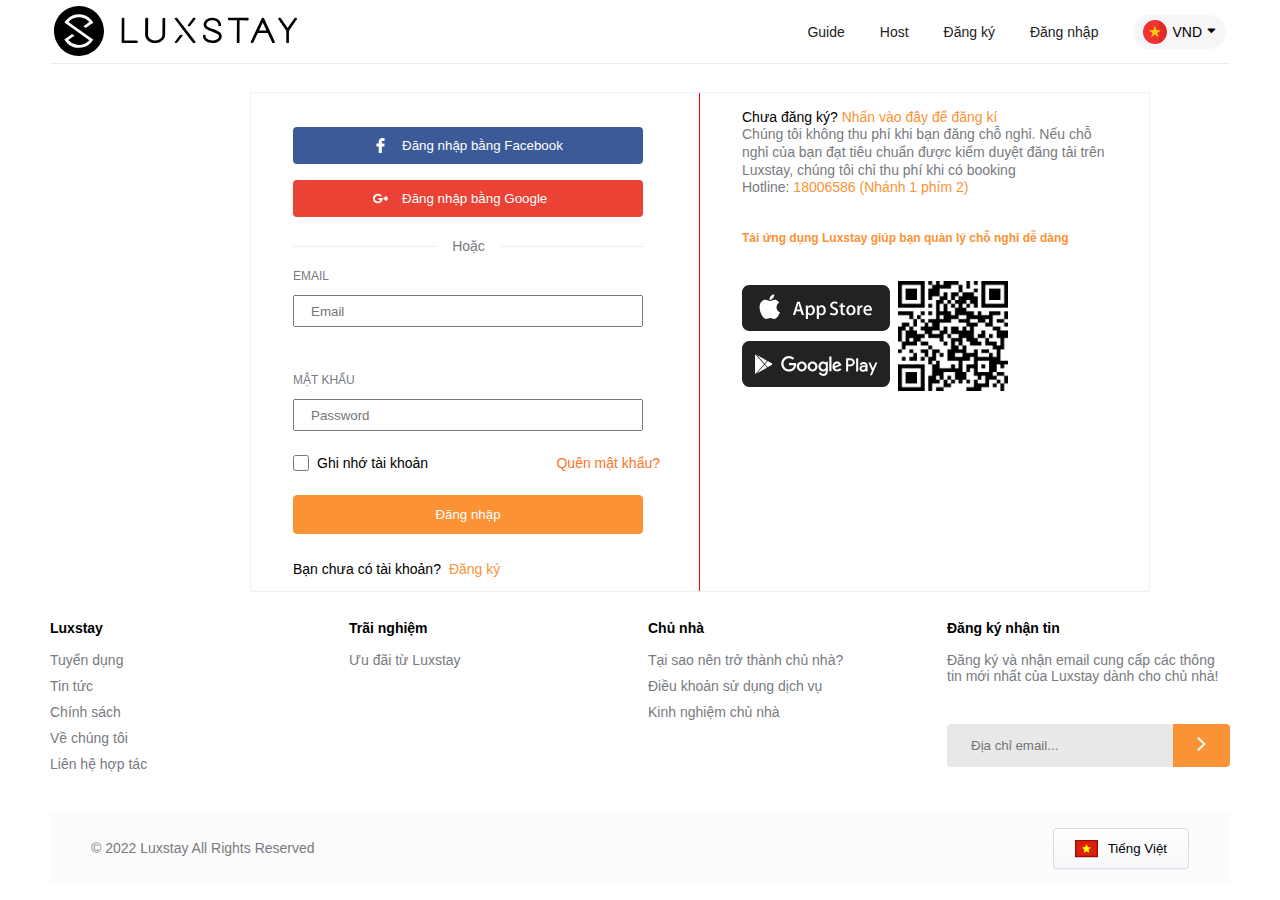
<file: host.html>
<!DOCTYPE html>
<html lang="en">

<head>
    <meta charset="UTF-8">
    <meta http-equiv="X-UA-Compatible" content="IE=edge">
    <meta name="viewport" content="width=device-width, initial-scale=1.0">
    <title>Document</title>
    <link rel="stylesheet" href="./assest/css/base.css">
    <link rel="stylesheet" href="./assest/css/host.css">
    <link rel="stylesheet" href="./assest/fonts/themify-icons/themify-icons.css">
    <link rel="stylesheet" href="./assest/fonts/fontawesome-free-5.15.4-web/css/all.min.css">
    <script src="./js/host.js" defer></script>
</head>

<body>
    <div class="host">
        <div class="grid">
            <div class="header">
                <!-- <div class="header__logo">
                <a href="index.html" class="header__logo-link ">
                    <svg version="1.1" viewBox="0 0 50 50" class="logo__svg svg-icon svg-fill"
                        style="width: 50px; height: 50px;">
                        <path pid="0"
                            d="M25.093 0c13.781.06 24.94 11.317 24.882 25.106C49.917 38.894 38.663 50.058 24.88 50 11.1 49.942-.059 38.683.001 24.894.057 11.106 11.31-.058 25.092 0zm11.801 31.9L14.398 16.053c.241-.26.48-.518.74-.777 2.7-2.687 5.971-4.031 9.775-4.015 3.804.015 7.064 1.388 9.741 4.098.238.241.476.482.694.743l-5.951 4.133 2.381 1.688 5.153-3.576v.02L39.33 16.7c-.692-1.203-1.584-2.325-2.616-3.39-3.231-3.292-7.167-4.947-11.788-4.967-4.6-.019-8.53 1.603-11.809 4.867a17.806 17.806 0 00-2.682 3.408l1.429 1.004 23.429 16.51c-.24.26-.48.518-.74.777-2.7 2.687-5.971 4.011-9.775 3.996-3.803-.016-7.063-1.37-9.74-4.08-.258-.26-.496-.521-.734-.782l6.111-4.251-.139-.181-2.183-1.528-5.373 3.735v-.021l-2.377 1.65a17.824 17.824 0 002.654 3.43c3.253 3.291 7.169 4.946 11.769 4.965 4.62.021 8.549-1.602 11.83-4.866 1.06-1.075 1.96-2.21 2.682-3.406l-2.383-1.67z">
                        </path>
                    </svg>
                </a>
            </div> -->
                <div class="navbar">
                    <div class="navbar-left">
                        <a href="index.html" class="navbar-left__logo-link">
                            <svg version="1.1" viewBox="0 0 244 50" class="navbar-left__logo svg-icon svg-fill"
                                style="width: 244px;">
                                <path pid="0"
                                    d="M25.093 0c13.781.06 24.94 11.317 24.882 25.106C49.917 38.894 38.663 50.058 24.88 50 11.1 49.942-.059 38.683.001 24.894.057 11.106 11.31-.058 25.092 0zm11.801 31.9L14.398 16.053c.241-.26.48-.518.74-.777 2.7-2.687 5.971-4.031 9.775-4.015 3.804.015 7.064 1.388 9.741 4.098.238.241.476.482.694.743l-5.951 4.133 2.381 1.688 5.153-3.576v.02L39.33 16.7c-.692-1.203-1.584-2.325-2.616-3.39-3.231-3.292-7.167-4.947-11.788-4.967-4.6-.019-8.53 1.603-11.809 4.867a17.806 17.806 0 00-2.682 3.408l1.429 1.004 23.429 16.51c-.24.26-.48.518-.74.777-2.7 2.687-5.971 4.011-9.775 3.996-3.803-.016-7.063-1.37-9.74-4.08-.258-.26-.496-.521-.734-.782l6.111-4.251-.139-.181-2.183-1.528-5.373 3.735v-.021l-2.377 1.65a17.824 17.824 0 002.654 3.43c3.253 3.291 7.169 4.946 11.769 4.965 4.62.021 8.549-1.602 11.83-4.866 1.06-1.075 1.96-2.21 2.682-3.406l-2.383-1.67zm45.839 2.652l-12.45-.05.096-21.789a.957.957 0 00-.965-.945l-.678-.003a.96.96 0 00-.974.939v.047c-.048.095-.05.236-.05.33l-.098 22.636a1.337 1.337 0 001.351 1.326l13.805.056a.958.958 0 00.973-.938l.003-.662a1.037 1.037 0 00-1.013-.946v-.001zm27.64-22.67l-.871-.003c-.563-.003-1.027.42-1.027.937l-.075 15.878c-.014 3.157-3.252 5.735-7.197 5.72-3.943-.014-7.158-2.618-7.144-5.775l.123-15.5.052-.282a.957.957 0 00-.201-.756 1.128 1.128 0 00-.767-.332l-.87-.004c-.513-.002-.924.326-1.028.75a.857.857 0 00-.156.47l-.073 15.69c-.02 4.616 4.47 8.402 9.95 8.424 5.48.022 10.004-3.73 10.025-8.3l.122-15.5.054-.282a.952.952 0 00-.203-.755c-.152-.189-.458-.379-.714-.38zm48.638 11.226c-3.275-1.249-6.696-2.496-6.688-4.393.01-2.42 2.721-4.401 6.05-4.387 3.331.014 6.025 2.017 6.014 4.436l-.002.38a.96.96 0 00.961.953l.675.003a.96.96 0 00.971-.945v-.38c.009-1.66-.709-3.276-2.006-4.515-1.635-1.618-4.092-2.532-6.65-2.494-4.873-.02-8.698 3.047-8.715 6.938.03 3.748 4.416 5.38 8.656 6.962 3.324 1.247 6.795 2.495 6.785 4.487-.01 2.372-3.155 4.399-6.775 4.385-3.668-.016-6.747-2.07-6.737-4.44l.001-.38a.961.961 0 00-.96-.954l-.676-.002a.96.96 0 00-.97.945v.38c-.018 3.843 4.215 6.991 9.38 7.012 5.163.022 9.423-3.092 9.44-6.934-.033-3.796-4.464-5.427-8.754-7.057zM193.66 11.84l-18.844-.076c-.547-.003-.996.42-.999.94l-.002.66c-.002.52.443.946.99.949l8.103.032-.095 21.802c-.003.52.443.947.99.949l.696.002c.546.003.996-.42 1-.94l.095-21.802 8.055.031c.547.003.996-.42.999-.94l.003-.66c.003-.52-.443-.946-.99-.947zm49.264.515c-.144-.33-.481-.52-.867-.52l-.87-.005a.963.963 0 00-.677.28l-.145.14-.147.142-6.609 9.677-6.72-9.734c-.048-.046-.096-.094-.096-.14l-.143-.143a.97.97 0 00-.675-.285l-.774-.003a1.021 1.021 0 00-.872.515 1.03 1.03 0 00.045.988l7.966 11.576-.049 11.307c.006.527.437.95.964.946l.675.002a.957.957 0 00.97-.937l.049-11.308 7.923-11.509c.194-.329.243-.705.052-.989zm-37.898 12.047l3.75-7.994 3.728 8.023-7.478-.03zm15.615 10.954v-.047l-10.5-22.733c-.15-.425-.549-.71-1.102-.807-.603-.049-1.156.231-1.41.703v.046l-10.705 22.697v.047l-.204.471c-.095.283-.06.595.097.849.188.258.483.416.802.428l.854.004c.453.001.806-.282.958-.657l.05-.141 4.314-9.277 9.95.04 4.28 9.31.049.14c.15.38.5.664.952.667l.854.002c.352.002.654-.139.806-.422.152-.281.254-.563.104-.847l-.149-.473zm-86.008-15.15l.817.003a.963.963 0 00.729-.347l4.755-6.218.412-.478a.763.763 0 00.095-.915c-.135-.306-.453-.482-.816-.483l-.863-.004a.929.929 0 00-.868.608l-4.983 6.522a.94.94 0 00-.096.915c.135.22.453.394.816.397h.002zm-6.998 8.45l-.819-.002a.96.96 0 00-.728.347l-4.755 6.207-.413.48a.77.77 0 00-.094.92c.135.309.452.485.816.488l.864.002a.91.91 0 00.82-.478l5.03-6.601a.949.949 0 00.095-.92 1.027 1.027 0 00-.816-.443zm8.019-.453l.148.14 5.55 7.248c.248.284.246.662.095.99-.15.332-.5.519-.9.517l-.896-.004a1.013 1.013 0 01-.697-.286l-.149-.14c-.03-.002-.042-.02-.059-.044a.212.212 0 00-.04-.052l-5.501-7.151a1.005 1.005 0 01-.15-.237l-11.694-15.39-.446-.521c-.248-.285-.246-.662-.096-.993.15-.33.501-.518.9-.516l.897.004a.99.99 0 01.845.428l.15.19 11.992 15.721s.05.048.05.096z">
                                </path>
                            </svg>
                        </a>
                    </div>
                    <div class="navbar-right">
                        <ul class="navbar-right__list">
                            <li class="navbar-right__item">
                                <a href="guide.html" class="navbar-right__item-link">Guide</a>
                            </li>
                            <li class="navbar-right__item"><a href="host.html" class="navbar-right__item-link">Host</a>
                            </li>
                            <li class="navbar-right__item"><a href="register.html" class="navbar-right__item-link">Đăng
                                    ký</a></li>
                            <li class="navbar-right__item"><a href="login.html" class="navbar-right__item-link">Đăng
                                    nhập</a></li>
                        </ul>
                        <div class="navbar-right__languages">
                            <img src="./assest/img/vi.svg" alt="flag" class="navbar-right__flag">
                            <span class="navbar-right__languages-text">VND</span>
                            <i class="navbar-right__languages-icon fas fa-sort-down"></i>
                            <div class="navbar-right__currency">
                                <div class="grid__row-currency">
                                    <div class="grid__column-2 grid__columm-currency-item">
                                        <div class="countries countries--has-border-right">
                                            <div class="country-item">
                                                <img src="./assest/img/vi.svg" alt="flag" class="country-item__flag">
                                                <p class="country-item__languages">Tiếng Việt</p>
                                                <i class="country-item__icon fas fa-check"></i>
                                            </div>
                                            <div class="country-item">
                                                <img src="./assest/img/vi.svg" alt="flag" class="country-item__flag">
                                                <p class="country-item__languages">English</p>
                                            </div>
                                            <div class="country-item">
                                                <img src="./assest/img/vi.svg" alt="flag" class="country-item__flag">
                                                <p class="country-item__languages">Korean</p>
                                            </div>
                                        </div>
                                    </div>

                                    <div class="grid__column-2 grid__columm-currency-item">
                                        <div class="currency ">
                                            <div class="country-item">
                                                <p class="country-item__unit">VND</p>
                                                <p class="country-item__languages">Tiếng Việt</p>
                                                <i class="country-item__icon fas fa-check"></i>
                                            </div>

                                            <div class="country-item">
                                                <p class="country-item__unit">USD</p>
                                                <p class="country-item__languages">United States Dollar</p>
                                                <!-- <i class="country-item__icon fas fa-check"></i> -->
                                            </div>
                                        </div>
                                    </div>
                                </div>
                            </div>
                        </div>
                    </div>
                </div>
            </div>
        </div>

        <div class="grid">
            <div class="content">
                <div class="content__wrap">
                    <div class="content__left">
                        <div class="content__left-top-btn-contaner">
                            <button class="content__left-top-btn content__left-top-btn-facebook btn-hover">
                                <a href="" class="content__left-top-btn-link">
                                    <svg version="1.1" viewBox="0 0 96.124 96.123" preserveAspectRatio="xMinYMin meet"
                                        class="svg-icon__facebook svg-icon svg-fill">
                                        <path pid="0"
                                            d="M72.089.02L59.624 0C45.62 0 36.57 9.285 36.57 23.656v10.907H24.037a1.96 1.96 0 00-1.96 1.961v15.803a1.96 1.96 0 001.96 1.96H36.57v39.876a1.96 1.96 0 001.96 1.96h16.352a1.96 1.96 0 001.96-1.96V54.287h14.654a1.96 1.96 0 001.96-1.96l.006-15.803a1.963 1.963 0 00-1.961-1.961H56.842v-9.246c0-4.444 1.059-6.7 6.848-6.7l8.397-.003a1.96 1.96 0 001.959-1.96V1.98A1.96 1.96 0 0072.089.02z"
                                            data-original="#000000" class="active-path" data-old_color="#000000"
                                            fill="#FFF">
                                        </path>
                                    </svg>
                                    <span class="content__left-text">Đăng nhập bằng Facebook</span>
                                </a>
                            </button>
                            <button class="content__left-top-btn content__left-top-btn-google btn-hover">
                                <a href="" class="content__left-top-btn-link">
                                    <svg version="1.1" viewBox="0 -91 512 512" preserveAspectRatio="xMinYMin meet"
                                        class="svg-icon__google svg-icon svg-fill">
                                        <path pid="0"
                                            d="M166 60c34.668 0 66.027 17.79 84 42.3l42.598-42.902C267.12 26.27 218.086 0 166 0 74.8 0 0 73.8 0 165s74.8 165 166 165c75.602 0 139.2-50.7 158.7-120 4.198-14.402 6.3-29.402 6.3-45v-15H181v59.988h79.5C244 245.391 207.7 270 166 270c-57.898 0-106-47.102-106-105S108.102 60 166 60zm0 0M466 90h-60v45h-45v60h45v45h60v-45h46v-60h-46zm0 0"
                                            data-original="#000000" class="active-path" data-old_color="#000000"
                                            fill="#FFF">
                                        </path>
                                    </svg>
                                    <span class="content__left-text">Đăng nhập bằng Google</span>
                                </a>
                            </button>
                            <div class="or"></div>
                        </div>
                        <div class="content__left-bottom">
                            <form action="" class="form">
                                <div class="form__email">
                                    <label for="email" class="form__label-email">EMAIL</label>
                                    <input type="text" class="form__input-email" placeholder="Email" id="email">
                                </div>
                                <div class="form__password">
                                    <label for="password" class="form__label-password">MẬT KHẨU</label>
                                    <input type="text" class="form__input-password" placeholder="Password"
                                        id="password">
                                </div>
                                <div class="form__remember-password">
                                    <div class="left">
                                        <input type="checkbox" class="form__input-remember-password" id="remember">
                                        <label for="remember" class="form__label-remember-password">Ghi nhớ tài
                                            khoản</label>
                                    </div>
                                    <div class="right">
                                        <a href="" class="form__forgot-password">Quên mật khẩu?</a>
                                    </div>
                                </div>

                            </form>
                            <div class="form__login">

                                <button class="login__btn btn-hover">Đăng nhập</button>
                            </div>
                            <div class="register">
                                <p class="havenot__account">Bạn chưa có tài khoản?</p>
                                <a href="" class="register__link">Đăng ký</a>
                            </div>

                        </div>
                    </div>
                    <div class="content__right">
                        <div class="content__right-top">
                            <p class="unregistered">Chưa đăng ký? <a href="" class="to-register">Nhấn vào đây để đăng
                                    kí</a>
                            </p>
                            <p class="content__right-text">Chúng tôi không thu phí khi bạn đăng chỗ nghỉ. Nếu chỗ nghỉ
                                của
                                bạn
                                đạt
                                tiêu chuẩn được kiểm duyệt đăng tải trên Luxstay, chúng tôi chỉ thu phí khi có booking
                            </p>
                            <p class="hotline">Hotline: <a href="" class="phone__number">18006586 (Nhánh 1 phím 2)</a>
                            </p>
                        </div>

                        <div class="content__right-bottom">
                            <p class="title">Tải ứng dụng Luxstay giúp bạn quản lý chỗ nghỉ dễ dàng</p>

                            <div class="download-app">
                                <div class="apps">
                                    <a href="" class="appstore__link">
                                        <img src="./assest/img/svg/apple-store.svg" alt="" class="appstore__img">
                                    </a>
                                    <a href="" class="googleplay__link">
                                        <img src="./assest/img/svg/google-play.svg" alt="" class="googleplay__img">
                                    </a>
                                </div>
                                <div class="qr-code">
                                    <img src="./assest/img/qr-code.png" alt="" class="qr-code-img">
                                </div>
                            </div>
                        </div>
                    </div>
                </div>
            </div>
        </div>

        <div class="grid">
            <div class="footer">
                <div class="grid">
                    <div class="grid__row">
                        <div class="grid__column-4 grid__colum-1--mobile footer__container">
                            <h3 class="footer__title">Luxstay</h3>
                            <ul class="footer__list">
                                <li class="footer__item">
                                    <a href="" class="footer__item-link">Tuyển dụng</a>
                                </li>
                                <li class="footer__item">
                                    <a href="" class="footer__item-link">Tin tức</a>
                                </li>
                                <li class="footer__item">
                                    <a href="" class="footer__item-link">Chính sách</a>
                                </li>
                                <li class="footer__item">
                                    <a href="" class="footer__item-link">Về chúng tôi</a>
                                </li>
                                <li class="footer__item">
                                    <a href="" class="footer__item-link">Liên hệ hợp tác</a>
                                </li>
                            </ul>
                        </div>
                        <div class="grid__column-4 grid__colum-1--mobile footer__container">
                            <h3 class="footer__title">Trãi nghiệm</h3>
                            <ul class="footer__list">
                                <li class="footer__item">
                                    <a href="" class="footer__item-link">Ưu đãi từ Luxstay</a>
                                </li>

                            </ul>
                        </div>
                        <div class="grid__column-4 grid__colum-1--mobile footer__container">
                            <h3 class="footer__title">Chủ nhà</h3>
                            <ul class="footer__list">
                                <li class="footer__item">
                                    <a href="" class="footer__item-link">Tại sao nên trở thành chủ nhà?</a>
                                </li>
                                <li class="footer__item">
                                    <a href="" class="footer__item-link">Điều khoản sử dụng dịch vụ</a>
                                </li>
                                <li class="footer__item">
                                    <a href="" class="footer__item-link">Kinh nghiệm chủ nhà</a>
                                </li>

                            </ul>
                        </div>
                        <div class="grid__column-4 grid__colum-1--mobile footer__container">
                            <h3 class="footer__title">Đăng ký nhận tin</h3>
                            <ul class="footer__list">
                                <li class="footer__item">
                                    <a href="" class="footer__item-link">Đăng ký và nhận email cung cấp các thông tin
                                        mới
                                        nhất
                                        của Luxstay dành cho chủ nhà!</a>
                                </li>

                            </ul>
                            <div class="footer__subcribe-input">
                                <input type="text" class="subcribe-input" placeholder="Địa chỉ email...">
                                <button class="subcribe-button">
                                    <svg data-v-cdd52b2c="" preserveAspectRatio="xMinYMin meet" version="1.1"
                                        viewBox="0 0 9 14" class="svg-icon svg-fill">
                                        <defs>
                                            <path pid="0"
                                                d="M12.608 8.366l-6.77 6.31a.5.5 0 01-.689-.005l-.756-.73a.5.5 0 01.009-.727L10.082 8 4.395 2.768a.5.5 0 01-.004-.732l.759-.715a.5.5 0 01.683-.002l6.775 6.315a.5.5 0 010 .732z"
                                                id="svgicon_arrow-white-right_a"></path>
                                        </defs>
                                        <g transform="translate(-4 -1)" fill="none" fill-rule="evenodd">
                                            <mask id="svgicon_arrow-white-right_b" fill="#fff">
                                                <use xlink:href="#svgicon_arrow-white-right_a"></use>
                                            </mask>
                                            <g mask="url(#svgicon_arrow-white-right_b)" fill="#FAFBFC">
                                                <path pid="1" d="M0 0h16v16H0z"></path>
                                            </g>
                                        </g>
                                    </svg>
                                </button>
                            </div>
                        </div>
                    </div>
                </div>
            </div>
        </div>

        <div class="grid">
            <div class="copyright">
                <div class="copyright__text">© 2022 Luxstay All Rights Reserved</div>
                <button class="copyright__languages ">
                    <svg data-v-cdd52b2c="" version="1.1" viewBox="0 0 16 12"
                        class="copyright__flag-icon svg-icon svg-fill" style="width: 23px; height: 23px;">
                        <g fill="none" fill-rule="evenodd">
                            <path pid="0" stroke="#9B1001" fill="#DC220D" d="M.5.5h15v11H.5z"></path>
                            <path pid="1" fill="#FF0"
                                d="M8 7.975L6.146 9 6.5 6.83 5 5.291l2.073-.317L8 3l.927 1.975L11 5.292 9.5 6.829 9.854 9z">
                            </path>
                        </g>
                    </svg>
                    <span class="copyright__languages-text">Tiếng Việt</span>
                    <div class="modal__languages">
                        <ul class="modal__languages-list">
                            <li class="modal__languages-item modal__languages-item--active">
                                <svg data-v-cdd52b2c="" version="1.1" viewBox="0 0 16 12"
                                    class="modal__languages-icon svg-icon svg-fill" style="width: 17px; height: 17px;">
                                    <g fill="none" fill-rule="evenodd">
                                        <path pid="0" stroke="#9B1001" fill="#DC220D" d="M.5.5h15v11H.5z"></path>
                                        <path pid="1" fill="#FF0"
                                            d="M8 7.975L6.146 9 6.5 6.83 5 5.291l2.073-.317L8 3l.927 1.975L11 5.292 9.5 6.829 9.854 9z">
                                        </path>
                                    </g>
                                </svg>
                                <span class="text">Tiếng Việt</span>
                            </li>
                            <li class="modal__languages-item">
                                <svg data-v-cdd52b2c="" version="1.1" viewBox="0 0 512 512"
                                    class="modal__languages-icon svg-icon svg-fill" style="width: 17px; height: 17px;">
                                    <path pid="0" fill="#f0f0f0" d="M0 85.333h512V426.67H0z"></path>
                                    <path pid="1" fill="#d80027"
                                        d="M288 85.33h-64v138.666H0v64h224v138.666h64V287.996h224v-64H288z"></path>
                                    <g fill="#0052b4">
                                        <path pid="2"
                                            d="M393.785 315.358L512 381.034v-65.676zM311.652 315.358L512 426.662v-31.474l-143.693-79.83zM458.634 426.662l-146.982-81.664v81.664z">
                                        </path>
                                    </g>
                                    <path pid="3" fill="#f0f0f0"
                                        d="M311.652 315.358L512 426.662v-31.474l-143.693-79.83z">
                                    </path>
                                    <path pid="4" fill="#d80027"
                                        d="M311.652 315.358L512 426.662v-31.474l-143.693-79.83z">
                                    </path>
                                    <g fill="#0052b4">
                                        <path pid="5"
                                            d="M90.341 315.356L0 365.546v-50.19zM200.348 329.51v97.151H25.491z">
                                        </path>
                                    </g>
                                    <path pid="6" fill="#d80027" d="M143.693 315.358L0 395.188v31.474l200.348-111.304z">
                                    </path>
                                    <g fill="#0052b4">
                                        <path pid="7"
                                            d="M118.215 196.634L0 130.958v65.676zM200.348 196.634L0 85.33v31.474l143.693 79.83zM53.366 85.33l146.982 81.664V85.33z">
                                        </path>
                                    </g>
                                    <path pid="8" fill="#f0f0f0" d="M200.348 196.634L0 85.33v31.474l143.693 79.83z">
                                    </path>
                                    <path pid="9" fill="#d80027" d="M200.348 196.634L0 85.33v31.474l143.693 79.83z">
                                    </path>
                                    <g fill="#0052b4">
                                        <path pid="10"
                                            d="M421.659 196.636L512 146.446v50.19zM311.652 182.482V85.331h174.857z">
                                        </path>
                                    </g>
                                    <path pid="11" fill="#d80027"
                                        d="M368.307 196.634L512 116.804V85.33L311.652 196.634z">
                                    </path>
                                </svg>
                                <span class="text">Tiếng Anh</span>
                            </li>
                        </ul>
                    </div>
                </button>
            </div>
        </div>
    </div>
</body>

</html>
</file>
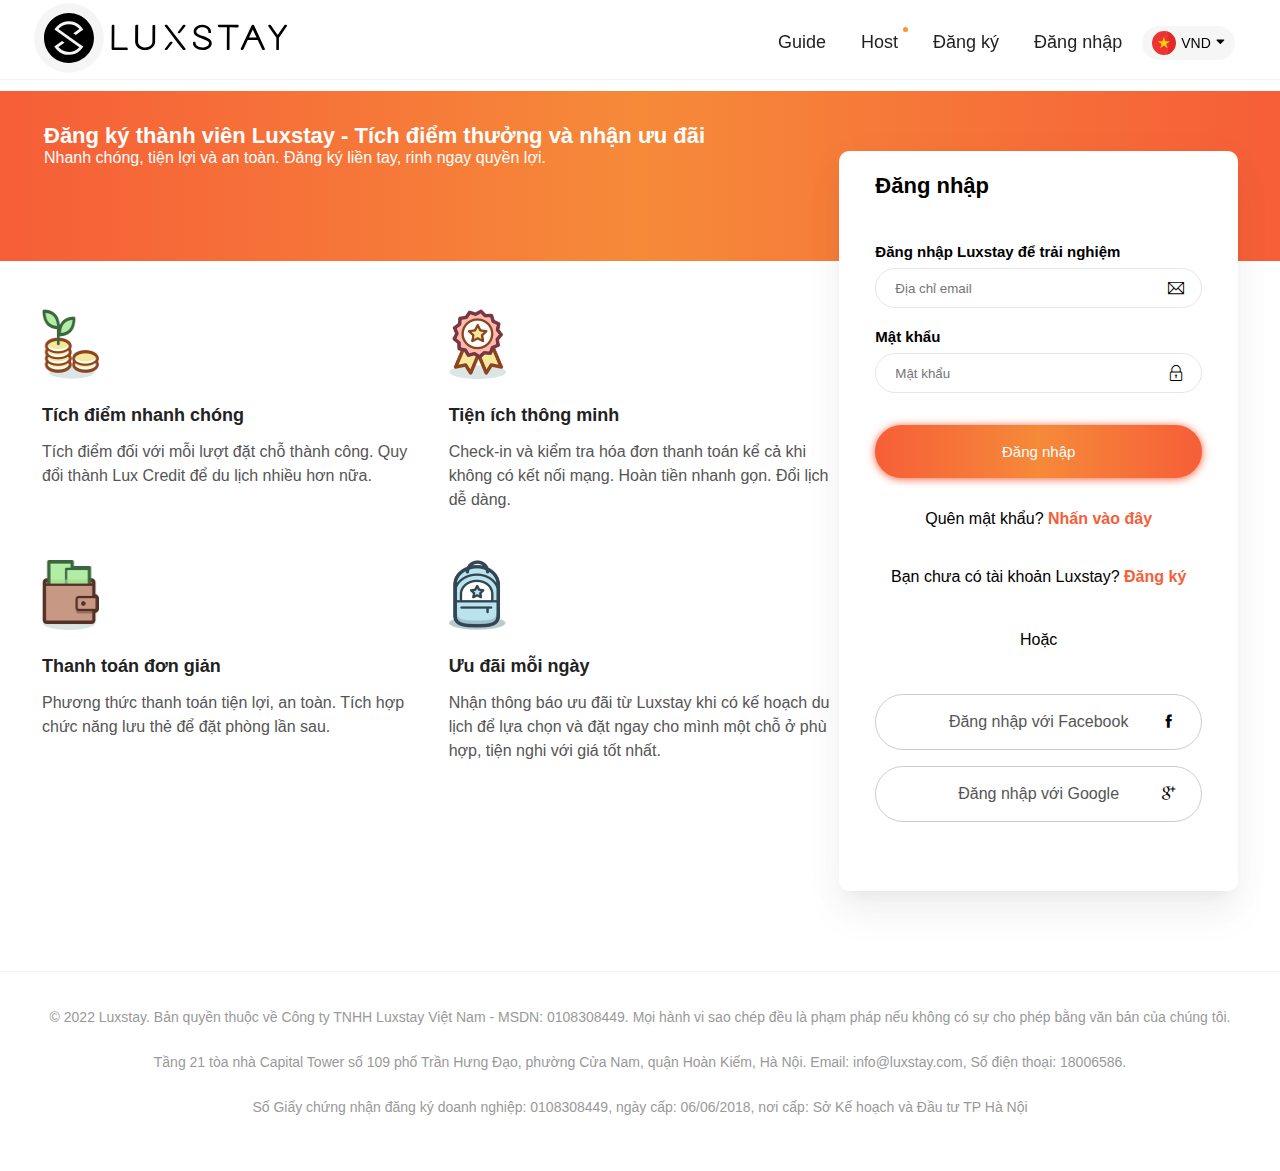
<file: login.html>
<!DOCTYPE html>
<html lang="en">

<head>
    <meta charset="UTF-8">
    <meta http-equiv="X-UA-Compatible" content="IE=edge">
    <meta name="viewport" content="width=device-width, initial-scale=1.0">
    <title>Đăng ký</title>
    <link rel="stylesheet" href="./assest/css/base.css">
    <link rel="stylesheet" href="./assest/css/login.css">
    <link rel="stylesheet" href="./assest/fonts/themify-icons/themify-icons.css">
    <link rel="stylesheet" href="./assest/fonts/fontawesome-free-5.15.4-web/css/all.min.css">
    <link rel="stylesheet" href="https://cdnjs.cloudflare.com/ajax/libs/font-awesome/6.1.2/css/all.min.css"
    integrity="sha512-1sCRPdkRXhBV2PBLUdRb4tMg1w2YPf37qatUFeS7zlBy7jJI8Lf4VHwWfZZfpXtYSLy85pkm9GaYVYMfw5BC1A=="
    crossorigin="anonymous" referrerpolicy="no-referrer" />

</head>

<body>
    <div class="loginn">
        <div class="grid">
            <div class="header">
                <div class=" navbar">
                    <div class="navbar-left">
                        <div class="navbar-left__logo">
                            <a href="" class="navbar-left__logo-link">
                                <svg version="1.1" viewBox="0 0 244 50" class="navbar-left__logo--svg svg-icon svg-fill"
                                    style="width: 244px;">
                                    <path pid="0"
                                        d="M25.093 0c13.781.06 24.94 11.317 24.882 25.106C49.917 38.894 38.663 50.058 24.88 50 11.1 49.942-.059 38.683.001 24.894.057 11.106 11.31-.058 25.092 0zm11.801 31.9L14.398 16.053c.241-.26.48-.518.74-.777 2.7-2.687 5.971-4.031 9.775-4.015 3.804.015 7.064 1.388 9.741 4.098.238.241.476.482.694.743l-5.951 4.133 2.381 1.688 5.153-3.576v.02L39.33 16.7c-.692-1.203-1.584-2.325-2.616-3.39-3.231-3.292-7.167-4.947-11.788-4.967-4.6-.019-8.53 1.603-11.809 4.867a17.806 17.806 0 00-2.682 3.408l1.429 1.004 23.429 16.51c-.24.26-.48.518-.74.777-2.7 2.687-5.971 4.011-9.775 3.996-3.803-.016-7.063-1.37-9.74-4.08-.258-.26-.496-.521-.734-.782l6.111-4.251-.139-.181-2.183-1.528-5.373 3.735v-.021l-2.377 1.65a17.824 17.824 0 002.654 3.43c3.253 3.291 7.169 4.946 11.769 4.965 4.62.021 8.549-1.602 11.83-4.866 1.06-1.075 1.96-2.21 2.682-3.406l-2.383-1.67zm45.839 2.652l-12.45-.05.096-21.789a.957.957 0 00-.965-.945l-.678-.003a.96.96 0 00-.974.939v.047c-.048.095-.05.236-.05.33l-.098 22.636a1.337 1.337 0 001.351 1.326l13.805.056a.958.958 0 00.973-.938l.003-.662a1.037 1.037 0 00-1.013-.946v-.001zm27.64-22.67l-.871-.003c-.563-.003-1.027.42-1.027.937l-.075 15.878c-.014 3.157-3.252 5.735-7.197 5.72-3.943-.014-7.158-2.618-7.144-5.775l.123-15.5.052-.282a.957.957 0 00-.201-.756 1.128 1.128 0 00-.767-.332l-.87-.004c-.513-.002-.924.326-1.028.75a.857.857 0 00-.156.47l-.073 15.69c-.02 4.616 4.47 8.402 9.95 8.424 5.48.022 10.004-3.73 10.025-8.3l.122-15.5.054-.282a.952.952 0 00-.203-.755c-.152-.189-.458-.379-.714-.38zm48.638 11.226c-3.275-1.249-6.696-2.496-6.688-4.393.01-2.42 2.721-4.401 6.05-4.387 3.331.014 6.025 2.017 6.014 4.436l-.002.38a.96.96 0 00.961.953l.675.003a.96.96 0 00.971-.945v-.38c.009-1.66-.709-3.276-2.006-4.515-1.635-1.618-4.092-2.532-6.65-2.494-4.873-.02-8.698 3.047-8.715 6.938.03 3.748 4.416 5.38 8.656 6.962 3.324 1.247 6.795 2.495 6.785 4.487-.01 2.372-3.155 4.399-6.775 4.385-3.668-.016-6.747-2.07-6.737-4.44l.001-.38a.961.961 0 00-.96-.954l-.676-.002a.96.96 0 00-.97.945v.38c-.018 3.843 4.215 6.991 9.38 7.012 5.163.022 9.423-3.092 9.44-6.934-.033-3.796-4.464-5.427-8.754-7.057zM193.66 11.84l-18.844-.076c-.547-.003-.996.42-.999.94l-.002.66c-.002.52.443.946.99.949l8.103.032-.095 21.802c-.003.52.443.947.99.949l.696.002c.546.003.996-.42 1-.94l.095-21.802 8.055.031c.547.003.996-.42.999-.94l.003-.66c.003-.52-.443-.946-.99-.947zm49.264.515c-.144-.33-.481-.52-.867-.52l-.87-.005a.963.963 0 00-.677.28l-.145.14-.147.142-6.609 9.677-6.72-9.734c-.048-.046-.096-.094-.096-.14l-.143-.143a.97.97 0 00-.675-.285l-.774-.003a1.021 1.021 0 00-.872.515 1.03 1.03 0 00.045.988l7.966 11.576-.049 11.307c.006.527.437.95.964.946l.675.002a.957.957 0 00.97-.937l.049-11.308 7.923-11.509c.194-.329.243-.705.052-.989zm-37.898 12.047l3.75-7.994 3.728 8.023-7.478-.03zm15.615 10.954v-.047l-10.5-22.733c-.15-.425-.549-.71-1.102-.807-.603-.049-1.156.231-1.41.703v.046l-10.705 22.697v.047l-.204.471c-.095.283-.06.595.097.849.188.258.483.416.802.428l.854.004c.453.001.806-.282.958-.657l.05-.141 4.314-9.277 9.95.04 4.28 9.31.049.14c.15.38.5.664.952.667l.854.002c.352.002.654-.139.806-.422.152-.281.254-.563.104-.847l-.149-.473zm-86.008-15.15l.817.003a.963.963 0 00.729-.347l4.755-6.218.412-.478a.763.763 0 00.095-.915c-.135-.306-.453-.482-.816-.483l-.863-.004a.929.929 0 00-.868.608l-4.983 6.522a.94.94 0 00-.096.915c.135.22.453.394.816.397h.002zm-6.998 8.45l-.819-.002a.96.96 0 00-.728.347l-4.755 6.207-.413.48a.77.77 0 00-.094.92c.135.309.452.485.816.488l.864.002a.91.91 0 00.82-.478l5.03-6.601a.949.949 0 00.095-.92 1.027 1.027 0 00-.816-.443zm8.019-.453l.148.14 5.55 7.248c.248.284.246.662.095.99-.15.332-.5.519-.9.517l-.896-.004a1.013 1.013 0 01-.697-.286l-.149-.14c-.03-.002-.042-.02-.059-.044a.212.212 0 00-.04-.052l-5.501-7.151a1.005 1.005 0 01-.15-.237l-11.694-15.39-.446-.521c-.248-.285-.246-.662-.096-.993.15-.33.501-.518.9-.516l.897.004a.99.99 0 01.845.428l.15.19 11.992 15.721s.05.048.05.096z">
                                    </path>
                                </svg>
                            </a>
                        </div>
                        <div class="navbar-left__search">
                            <div class="search search--focus">
                                <i class="search-icon ti-search"></i>
                                <input type="text" id="search-input" class="search-input search-input--focus"
                                    placeholder="Tìm kiếm">
                            </div>
                            <div class="search__date">
                                <i class="search__date-icon ti-calendar"></i>
                                <span class="search__date-text">Ngày</span>
                            </div>
                            <div class="search__guest">
                                <i class="search__guest-icon ti-user"></i>
                                <p class="search__guest-text">Số khách</p>

                            </div>
                            <div class="search__guest--modal">
                                <div class="guest__type adult">
                                    <div class="guest__title">
                                        <span>Người lớn</span>
                                    </div>

                                    <div class="control">
                                        <div class="input-decrease">
                                            <button class="btn minus__btn">
                                                <i class="fa-solid fa-minus"></i>
                                            </button>
                                        </div>
                                        <div class="input-increase">
                                            <button class="btn add__btn">
                                                <i class="fa-solid fa-plus"></i>
                                            </button>
                                        </div>
                                        <div class="input adult">
                                            <input type="text" name="" class="input__inner input__adult" min="0"
                                                max="10">
                                        </div>
                                    </div>
                                </div>
                                <div class="guest__type child">
                                    <div class="guest__title">
                                        <span>Trẻ em</span>
                                        <span>Tuổi từ 2-12</span>
                                    </div>
                                    <div class="control">
                                        <div class="input-decrease">
                                            <button class="btn minus__btn">
                                                <i class="fa-solid fa-minus"></i>
                                            </button>
                                        </div>
                                        <div class="input-increase">
                                            <button class="btn add__btn">
                                                <i class="fa-solid fa-plus"></i>
                                            </button>
                                        </div>
                                        <div class="input child">
                                            <input type="text" name="" class="input__inner input__child" min="0"
                                                max="10">
                                        </div>
                                    </div>
                                </div>
                                <div class="guest__type baby">
                                    <div class="guest__title">
                                        <span>Em bé</span>
                                        <span>Dưới 2 tuổi</span>
                                    </div>
                                    <div class="control">
                                        <div class="input-decrease">
                                            <button class="btn minus__btn">
                                                <i class="fa-solid fa-minus"></i>
                                            </button>
                                        </div>
                                        <div class="input-increase">
                                            <button class="btn add__btn">
                                                <i class="fa-solid fa-plus"></i>
                                            </button>
                                        </div>
                                        <div class="input">
                                            <input type="text" name="" class="input__inner input__baby" min="0"
                                                max="10">
                                        </div>
                                    </div>
                                </div>
                                <div class="btn__bottom">
                                    <button class="btn btn__clear">Xóa</button>
                                    <button class="btn btn__apply">Áp dụng</button>
                                </div>
                            </div>
                            <label for="search-input" class="search__button">
                                <i class="search__button-icon ti-search"></i>
                            </label>
                        </div>
                    </div>
                    <div class="navbar-right">
                        <ul class="navbar-right__list">
                            <li class="navbar-right__item">
                                <a href="guide.html" class="navbar-right__item-link">Guide</a>
                            </li>
                            <li class="navbar-right__item"><a href="host.html" class="navbar-right__item-link">Host</a>
                            </li>
                            <li class="navbar-right__item"><a href="register.html" class="navbar-right__item-link">Đăng
                                    ký</a></li>
                            <li class="navbar-right__item"><a href="login.html" class="navbar-right__item-link">Đăng
                                    nhập</a></li>
                            <div class="navbar-right__languages">
                                <img src="./assest/img/vi.svg" alt="flag" class="navbar-right__flag">
                                <span class="navbar-right__languages-text">VND</span>
                                <i class="navbar-right__languages-icon fas fa-sort-down"></i>
                                <div class="navbar-right__currency ">
                                    <div class="grid__row-currency">

                                        <div class="grid__column-2 grid__columm-currency-item">
                                            <div class="countries countries--has-border-right">
                                                <div class="country-item">
                                                    <img src="./assest/img/vi.svg" alt="flag"
                                                        class="country-item__flag">
                                                    <p class="country-item__languages">Tiếng Việt</p>
                                                    <i class="country-item__icon fas fa-check"></i>
                                                </div>
                                                <div class="country-item">
                                                    <img src="./assest/img/vi.svg" alt="flag"
                                                        class="country-item__flag">
                                                    <p class="country-item__languages">English</p>
                                                </div>
                                                <div class="country-item">
                                                    <img src="./assest/img/vi.svg" alt="flag"
                                                        class="country-item__flag">
                                                    <p class="country-item__languages">Korean</p>
                                                </div>
                                            </div>
                                        </div>

                                        <div class="grid__column-2 grid__columm-currency-item">
                                            <div class="currency ">
                                                <div class="country-item">
                                                    <p class="country-item__unit">VND</p>
                                                    <p class="country-item__languages">Tiếng Việt</p>
                                                    <i class="country-item__icon fas fa-check"></i>
                                                </div>

                                                <div class="country-item">
                                                    <p class="country-item__unit">USD</p>
                                                    <p class="country-item__languages">United States Dollar</p>
                                                    <!-- <i class="country-item__icon fas fa-check"></i> -->
                                                </div>
                                            </div>
                                        </div>

                                    </div>
                                </div>

                            </div>

                        </ul>
                    </div>
                </div>
                <button class="btn btn__close">x</button>
            </div>
        </div>
        <span class="back-to-home"><a href="./index.html">Về trang chủ</a> </span>
        <div class="banner">
            <div class="banner-info">
                <h2 class="banner-title">Đăng ký thành viên Luxstay - Tích điểm thưởng và nhận ưu đãi</h2>
                <h3 class="banner-subtitle">Nhanh chóng, tiện lợi và an toàn. Đăng ký liền tay, rinh ngay quyền lợi.
                </h3>
            </div>
        </div>
        <div class="grid">
            <div class="section">
                <div class="section__container">
                    <div class="grid__row">
                        <div class="col-8 sm-col-12">
                            <div class="grid__row">
                                <div class="grid__column-2">
                                    <div class="media">
                                        <img src="./assest/img/media/media1.png" alt="" class="media__img">
                                        <h3 class="media__title">Tích điểm nhanh chóng</h3>
                                        <p class="media__content">Tích điểm đối với mỗi lượt đặt chỗ thành công. Quy đổi
                                            thành
                                            Lux
                                            Credit để du lịch nhiều hơn nữa.</p>
                                    </div>
                                </div>
                                <div class="grid__column-2">
                                    <div class="media">
                                        <img src="./assest/img/media/media2.png" alt="" class="media__img">
                                        <h3 class="media__title">Tiện ích thông minh</h3>
                                        <p class="media__content">Check-in và kiểm tra hóa đơn thanh toán kể cả khi
                                            không có
                                            kết
                                            nối
                                            mạng. Hoàn tiền nhanh gọn. Đổi lịch dễ dàng.</p>
                                    </div>
                                </div>
                                <div class="grid__column-2">
                                    <div class="media">
                                        <img src="./assest/img/media/media3.png" alt="" class="media__img">
                                        <h3 class="media__title">Thanh toán đơn giản</h3>
                                        <p class="media__content">Phương thức thanh toán tiện lợi, an toàn. Tích hợp
                                            chức
                                            năng
                                            lưu
                                            thẻ để đặt phòng lần sau.</p>
                                    </div>
                                </div>
                                <div class="grid__column-2">
                                    <div class="media">
                                        <img src="./assest/img/media/media4.png" alt="" class="media__img">
                                        <h3 class="media__title">Ưu đãi mỗi ngày</h3>
                                        <p class="media__content">
                                            Nhận thông báo ưu đãi từ Luxstay khi có kế hoạch du lịch để lựa chọn và đặt
                                            ngay
                                            cho
                                            mình một chỗ ở phù hợp, tiện nghi với giá tốt nhất.
                                        </p>
                                    </div>
                                </div>
                            </div>
                        </div>
                        <div class="col-4 sm-col-12 container-account">
                            <div class="account">
                                <form class="account__form">
                                    <h3 class="account__form-title">Đăng nhập</h3>
                                    <div class="input-group">
                                        <label for="" class="form__email-label ">Đăng nhập Luxstay để trải
                                            nghiệm</label>
                                        <div class="account__form-email mt-8">
                                            <input type="text" class="form__email-input" placeholder="Địa chỉ email">
                                            <div class="form__email-icon">
                                                <i class="email-icon ti-email"></i>
                                            </div>
                                        </div>
                                    </div>
                                    <!-- <div class="input-group form__phone">
                                    <label for="" class="form__phone-label">Số điện thoại</label>
                                    <div class="account__form-phone mt-8">
                                        <div class="country">
                                            <div class="code">
                                                <span class="flag">
                                                    <svg data-v-cdd52b2c="" version="1.1" viewBox="0 0 16 12"
                                                        class="copyright__flag-icon svg-icon svg-fill"
                                                        style="width: 23px; height: 23px;">
                                                        <g fill="none" fill-rule="evenodd">
                                                            <path pid="0" stroke="#9B1001" fill="#DC220D"
                                                                d="M.5.5h15v11H.5z"></path>
                                                            <path pid="1" fill="#FF0"
                                                                d="M8 7.975L6.146 9 6.5 6.83 5 5.291l2.073-.317L8 3l.927 1.975L11 5.292 9.5 6.829 9.854 9z">
                                                            </path>
                                                        </g>
                                                    </svg>
                                                </span>
                                                <span class="num">+84</span>
                                                <span class="down">
                                                    <i class="ti-angle-down"></i>
                                                </span>
                                            </div>
                                        </div>
                                        <div class="phone-input">
                                            <input type="text" class="form__phone-input" placeholder="Số điện thoại">
                                        </div>

                                    </div>
                                </div>
                                <div class="input-group form__name">
                                    <label for="" class="form__name-label">Tên</label>
                                    <div class="account__form-name mt-8">
                                        <input type="text" class="form__name-input">

                                    </div>
                                </div>
                                <div class="input-group form__last-name">
                                    <label for="" class="form__last-name-label">Họ và tên đệm</label>
                                    <div class="account__form-last-name mt-8">
                                        <input type="text" class="form__last-name-input">

                                    </div>
                                </div> -->
                                    <div class="input-group form-password">
                                        <label for="" class="form__password-label">Mật khẩu </label>
                                        <div class="account__form-password mt-8">
                                            <input type="text" class="form__password-input" placeholder="Mật khẩu">
                                            <div class="form__password-icon">
                                                <i class="password-icon ti-lock"></i>
                                            </div>
                                        </div>
                                    </div>
                                    <!-- <div class="input-group form__confirm-password">
                                    <label for="" class="form__confirm-password-label">Xác nhận mật khẩu mới</label>
                                    <div class="account__form-confirm-password mt-8">
                                        <input type="text" class="form__confirm-password-input">
                                        <div class="form__confirm-password-icon">
                                            <i class="confirm-password-icon ti-lock"></i>
                                        </div>
                                    </div>
                                </div> -->

                                    <div class="submit">
                                        <button class="submit-btn">Đăng nhập</button>
                                    </div>
                                    <div class="login">Quên mật khẩu?
                                        <a href="" class="login__link">Nhấn vào đây</a>
                                    </div>
                                    <!-- <div class="accept">
                                    Tôi đồng ý với
                                    <a href="" class="accept-text">Bảo mật</a>
                                    và
                                    <a href="" class="accept-text">Điều khoản hoạt động</a>
                                    của Luxstay
                                </div> -->

                                    <div class="no-account">Bạn chưa có tài khoản Luxstay? <a href=""
                                            class="no-account__login__link">
                                            Đăng ký
                                        </a></div>
                                    <div class="or">Hoặc</div>
                                    <div class="login-facebook mt-32">
                                        <button class="login-facebook__btn">
                                            <a href="" class="login-facebook__btn-link">Đăng nhập với Facebook</a>
                                            <i class="facebook__btn-icon ti-facebook"></i>
                                        </button>
                                    </div>
                                    <div class="login-google mt-16">
                                        <button class="login-google__btn ">
                                            <a href="" class="login-google__btn-link">Đăng nhập với Google</a>
                                            <i class="google__btn-icon ti-google"></i>
                                        </button>
                                    </div>

                                </form>
                            </div>
                        </div>
                    </div>
                </div>
            </div>
        </div>
        <div class="footer">
            <div class="license">
                <p class="license-1">© 2022 Luxstay. Bản quyền thuộc về Công ty TNHH Luxstay Việt Nam - MSDN:
                    0108308449.
                    Mọi
                    hành vi sao chép
                    đều là phạm pháp nếu không có sự cho phép bằng văn bản của chúng tôi.

                </p>
                <br>
                <p class="license-2">Tầng 21 tòa nhà Capital Tower số 109 phố Trần Hưng Đạo, phường Cửa Nam, quận Hoàn
                    Kiếm,
                    Hà Nội. Email:
                    info@luxstay.com, Số điện thoại: 18006586.</p>
                <br>
                <p class="license-3">Số Giấy chứng nhận đăng ký doanh nghiệp: 0108308449, ngày cấp: 06/06/2018, nơi cấp:
                    Sở
                    Kế hoạch và Đầu tư
                    TP Hà Nội</p>

            </div>
        </div>
    </div>
    <div class="grid">
        <div class="util-mobile">
            <div class="util-mobile__search">
                <i class="util-mobile__search--icon ti-search"></i>
                <p class="util-mobile__search--text">Khám phá</p>
            </div>

            <div class="util-mobile__option">
                <i class="util-mobile__option--icon ti-menu"></i>
                <p class="util-mobile__option--text">Tuỳ chọn</p>
            </div>

        </div>
    </div>

    <script src="./js/login.js">

    </script>
</body>

</html>
</file>
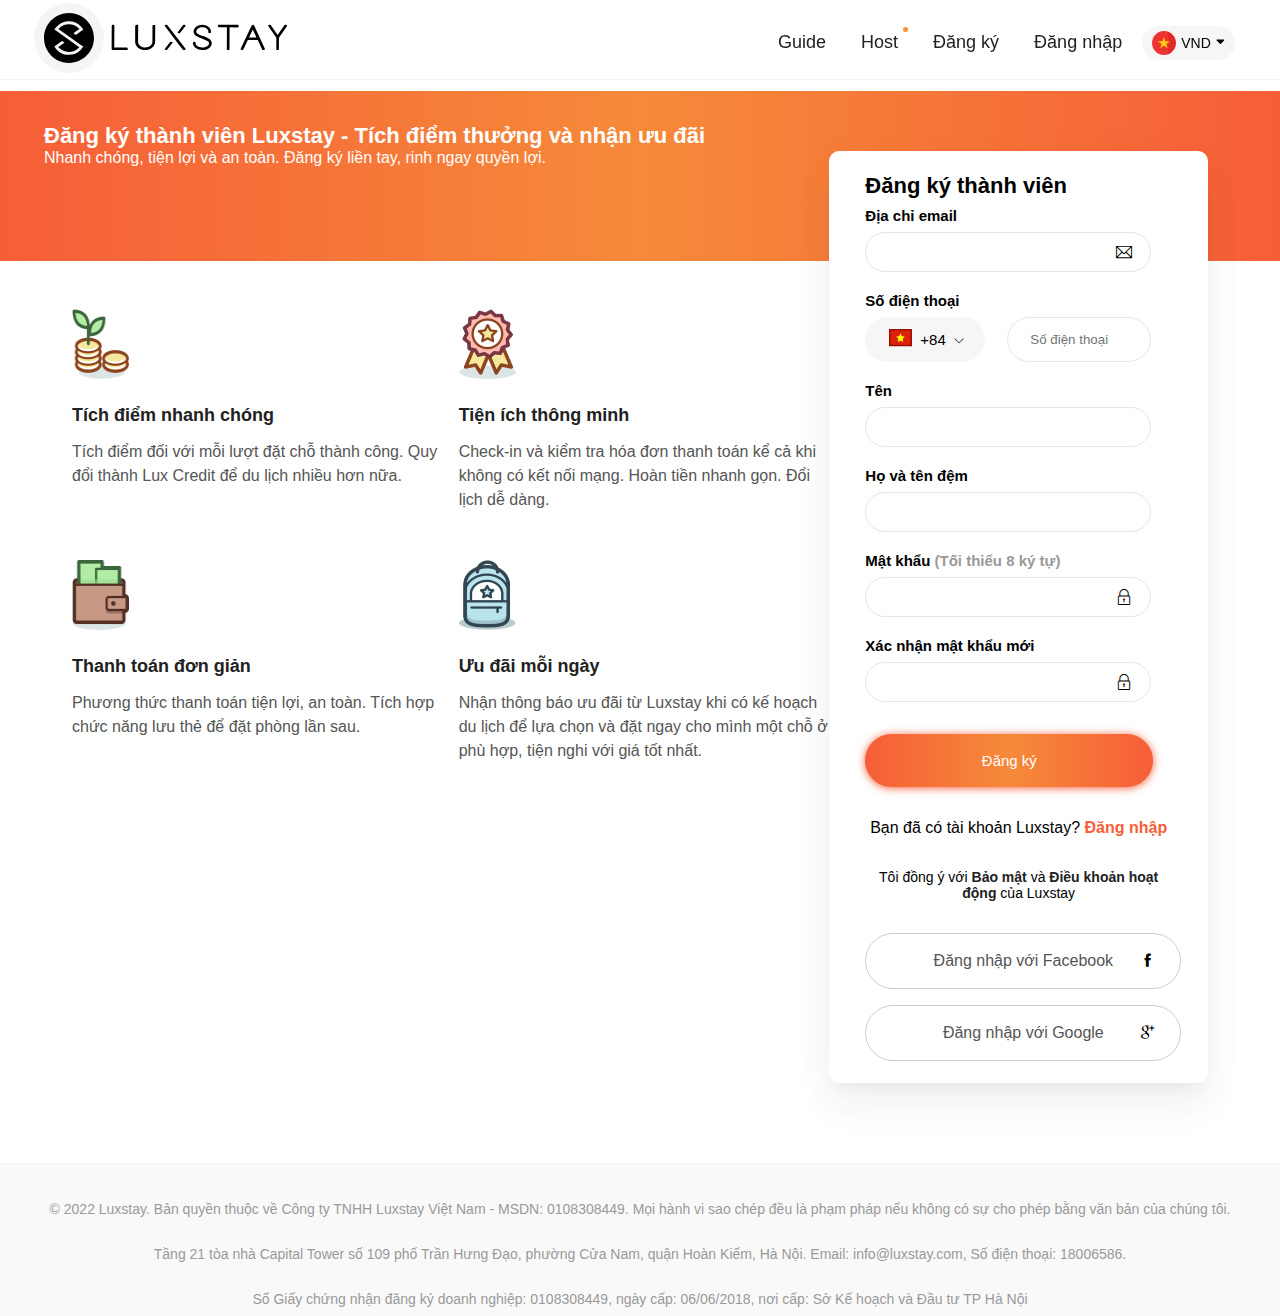
<file: register.html>
<!DOCTYPE html>
<html lang="en">

<head>
    <meta charset="UTF-8">
    <meta http-equiv="X-UA-Compatible" content="IE=edge">
    <meta name="viewport" content="width=device-width, initial-scale=1.0">
    <title>Đăng ký</title>
    <link rel="stylesheet" href="./assest/css/base.css">
    <link rel="stylesheet" href="./assest/css/register.css">
    <link rel="stylesheet" href="./assest/fonts/themify-icons/themify-icons.css">
    <link rel="stylesheet" href="./assest/fonts/fontawesome-free-5.15.4-web/css/all.min.css">
    <link rel="stylesheet" href="https://cdnjs.cloudflare.com/ajax/libs/font-awesome/6.1.2/css/all.min.css"
    integrity="sha512-1sCRPdkRXhBV2PBLUdRb4tMg1w2YPf37qatUFeS7zlBy7jJI8Lf4VHwWfZZfpXtYSLy85pkm9GaYVYMfw5BC1A=="
    crossorigin="anonymous" referrerpolicy="no-referrer" />
</head>

<body>
    <div class="register">
        <div class="grid">
            <div class="header ">
                <div class="navbar">
                    <div class="navbar-left">
                        <div class="navbar-left__logo">
                            <a href="" class="navbar-left__logo-link">
                                <svg version="1.1" viewBox="0 0 244 50" class="navbar-left__logo--svg svg-icon svg-fill"
                                    style="width: 244px;">
                                    <path pid="0"
                                        d="M25.093 0c13.781.06 24.94 11.317 24.882 25.106C49.917 38.894 38.663 50.058 24.88 50 11.1 49.942-.059 38.683.001 24.894.057 11.106 11.31-.058 25.092 0zm11.801 31.9L14.398 16.053c.241-.26.48-.518.74-.777 2.7-2.687 5.971-4.031 9.775-4.015 3.804.015 7.064 1.388 9.741 4.098.238.241.476.482.694.743l-5.951 4.133 2.381 1.688 5.153-3.576v.02L39.33 16.7c-.692-1.203-1.584-2.325-2.616-3.39-3.231-3.292-7.167-4.947-11.788-4.967-4.6-.019-8.53 1.603-11.809 4.867a17.806 17.806 0 00-2.682 3.408l1.429 1.004 23.429 16.51c-.24.26-.48.518-.74.777-2.7 2.687-5.971 4.011-9.775 3.996-3.803-.016-7.063-1.37-9.74-4.08-.258-.26-.496-.521-.734-.782l6.111-4.251-.139-.181-2.183-1.528-5.373 3.735v-.021l-2.377 1.65a17.824 17.824 0 002.654 3.43c3.253 3.291 7.169 4.946 11.769 4.965 4.62.021 8.549-1.602 11.83-4.866 1.06-1.075 1.96-2.21 2.682-3.406l-2.383-1.67zm45.839 2.652l-12.45-.05.096-21.789a.957.957 0 00-.965-.945l-.678-.003a.96.96 0 00-.974.939v.047c-.048.095-.05.236-.05.33l-.098 22.636a1.337 1.337 0 001.351 1.326l13.805.056a.958.958 0 00.973-.938l.003-.662a1.037 1.037 0 00-1.013-.946v-.001zm27.64-22.67l-.871-.003c-.563-.003-1.027.42-1.027.937l-.075 15.878c-.014 3.157-3.252 5.735-7.197 5.72-3.943-.014-7.158-2.618-7.144-5.775l.123-15.5.052-.282a.957.957 0 00-.201-.756 1.128 1.128 0 00-.767-.332l-.87-.004c-.513-.002-.924.326-1.028.75a.857.857 0 00-.156.47l-.073 15.69c-.02 4.616 4.47 8.402 9.95 8.424 5.48.022 10.004-3.73 10.025-8.3l.122-15.5.054-.282a.952.952 0 00-.203-.755c-.152-.189-.458-.379-.714-.38zm48.638 11.226c-3.275-1.249-6.696-2.496-6.688-4.393.01-2.42 2.721-4.401 6.05-4.387 3.331.014 6.025 2.017 6.014 4.436l-.002.38a.96.96 0 00.961.953l.675.003a.96.96 0 00.971-.945v-.38c.009-1.66-.709-3.276-2.006-4.515-1.635-1.618-4.092-2.532-6.65-2.494-4.873-.02-8.698 3.047-8.715 6.938.03 3.748 4.416 5.38 8.656 6.962 3.324 1.247 6.795 2.495 6.785 4.487-.01 2.372-3.155 4.399-6.775 4.385-3.668-.016-6.747-2.07-6.737-4.44l.001-.38a.961.961 0 00-.96-.954l-.676-.002a.96.96 0 00-.97.945v.38c-.018 3.843 4.215 6.991 9.38 7.012 5.163.022 9.423-3.092 9.44-6.934-.033-3.796-4.464-5.427-8.754-7.057zM193.66 11.84l-18.844-.076c-.547-.003-.996.42-.999.94l-.002.66c-.002.52.443.946.99.949l8.103.032-.095 21.802c-.003.52.443.947.99.949l.696.002c.546.003.996-.42 1-.94l.095-21.802 8.055.031c.547.003.996-.42.999-.94l.003-.66c.003-.52-.443-.946-.99-.947zm49.264.515c-.144-.33-.481-.52-.867-.52l-.87-.005a.963.963 0 00-.677.28l-.145.14-.147.142-6.609 9.677-6.72-9.734c-.048-.046-.096-.094-.096-.14l-.143-.143a.97.97 0 00-.675-.285l-.774-.003a1.021 1.021 0 00-.872.515 1.03 1.03 0 00.045.988l7.966 11.576-.049 11.307c.006.527.437.95.964.946l.675.002a.957.957 0 00.97-.937l.049-11.308 7.923-11.509c.194-.329.243-.705.052-.989zm-37.898 12.047l3.75-7.994 3.728 8.023-7.478-.03zm15.615 10.954v-.047l-10.5-22.733c-.15-.425-.549-.71-1.102-.807-.603-.049-1.156.231-1.41.703v.046l-10.705 22.697v.047l-.204.471c-.095.283-.06.595.097.849.188.258.483.416.802.428l.854.004c.453.001.806-.282.958-.657l.05-.141 4.314-9.277 9.95.04 4.28 9.31.049.14c.15.38.5.664.952.667l.854.002c.352.002.654-.139.806-.422.152-.281.254-.563.104-.847l-.149-.473zm-86.008-15.15l.817.003a.963.963 0 00.729-.347l4.755-6.218.412-.478a.763.763 0 00.095-.915c-.135-.306-.453-.482-.816-.483l-.863-.004a.929.929 0 00-.868.608l-4.983 6.522a.94.94 0 00-.096.915c.135.22.453.394.816.397h.002zm-6.998 8.45l-.819-.002a.96.96 0 00-.728.347l-4.755 6.207-.413.48a.77.77 0 00-.094.92c.135.309.452.485.816.488l.864.002a.91.91 0 00.82-.478l5.03-6.601a.949.949 0 00.095-.92 1.027 1.027 0 00-.816-.443zm8.019-.453l.148.14 5.55 7.248c.248.284.246.662.095.99-.15.332-.5.519-.9.517l-.896-.004a1.013 1.013 0 01-.697-.286l-.149-.14c-.03-.002-.042-.02-.059-.044a.212.212 0 00-.04-.052l-5.501-7.151a1.005 1.005 0 01-.15-.237l-11.694-15.39-.446-.521c-.248-.285-.246-.662-.096-.993.15-.33.501-.518.9-.516l.897.004a.99.99 0 01.845.428l.15.19 11.992 15.721s.05.048.05.096z">
                                    </path>
                                </svg>
                            </a>
                        </div>
                        <div class="navbar-left__search">
                            <div class="search search--focus">
                                <i class="search-icon ti-search"></i>
                                <input type="text" id="search-input" class="search-input search-input--focus"
                                    placeholder="Tìm kiếm">
                            </div>
                            <div class="search__date">
                                <i class="search__date-icon ti-calendar"></i>
                                <span class="search__date-text">Ngày</span>
                            </div>
                            <div class="search__guest">
                                <i class="search__guest-icon ti-user"></i>
                                <p class="search__guest-text">Số khách</p>

                            </div>
                            <div class="search__guest--modal">
                                <div class="guest__type adult">
                                    <div class="guest__title">
                                        <span>Người lớn</span>
                                    </div>

                                    <div class="control">
                                        <div class="input-decrease">
                                            <button class="btn minus__btn">
                                                <i class="fa-solid fa-minus"></i>
                                            </button>
                                        </div>
                                        <div class="input-increase">
                                            <button class="btn add__btn">
                                                <i class="fa-solid fa-plus"></i>
                                            </button>
                                        </div>
                                        <div class="input adult">
                                            <input type="text" name="" class="input__inner input__adult" min="0"
                                                max="10">
                                        </div>
                                    </div>
                                </div>
                                <div class="guest__type child">
                                    <div class="guest__title">
                                        <span>Trẻ em</span>
                                        <span>Tuổi từ 2-12</span>
                                    </div>
                                    <div class="control">
                                        <div class="input-decrease">
                                            <button class="btn minus__btn">
                                                <i class="fa-solid fa-minus"></i>
                                            </button>
                                        </div>
                                        <div class="input-increase">
                                            <button class="btn add__btn">
                                                <i class="fa-solid fa-plus"></i>
                                            </button>
                                        </div>
                                        <div class="input child">
                                            <input type="text" name="" class="input__inner input__child" min="0"
                                                max="10">
                                        </div>
                                    </div>
                                </div>
                                <div class="guest__type baby">
                                    <div class="guest__title">
                                        <span>Em bé</span>
                                        <span>Dưới 2 tuổi</span>
                                    </div>
                                    <div class="control">
                                        <div class="input-decrease">
                                            <button class="btn minus__btn">
                                                <i class="fa-solid fa-minus"></i>
                                            </button>
                                        </div>
                                        <div class="input-increase">
                                            <button class="btn add__btn">
                                                <i class="fa-solid fa-plus"></i>
                                            </button>
                                        </div>
                                        <div class="input">
                                            <input type="text" name="" class="input__inner input__baby" min="0"
                                                max="10">
                                        </div>
                                    </div>
                                </div>
                                <div class="btn__bottom">
                                    <button class="btn btn__clear">Xóa</button>
                                    <button class="btn btn__apply">Áp dụng</button>
                                </div>
                            </div>
                            <label for="search-input" class="search__button">
                                <i class="search__button-icon ti-search"></i>
                            </label>
                        </div>
                    </div>
                    <div class="navbar-right">
                        <ul class="navbar-right__list">
                            <li class="navbar-right__item">
                                <a href="guide.html" class="navbar-right__item-link">Guide</a>
                            </li>
                            <li class="navbar-right__item"><a href="host.html" class="navbar-right__item-link">Host</a>
                            </li>
                            <li class="navbar-right__item"><a href="register.html" class="navbar-right__item-link">Đăng
                                    ký</a></li>
                            <li class="navbar-right__item"><a href="login.html" class="navbar-right__item-link">Đăng
                                    nhập</a></li>
                            <div class="navbar-right__languages">
                                <img src="./assest/img/vi.svg" alt="flag" class="navbar-right__flag">
                                <span class="navbar-right__languages-text">VND</span>
                                <i class="navbar-right__languages-icon fas fa-sort-down"></i>
                                <div class="navbar-right__currency ">
                                    <div class="grid__row-currency">

                                        <div class="grid__column-2 grid__columm-currency-item">
                                            <div class="countries countries--has-border-right">
                                                <div class="country-item">
                                                    <img src="./assest/img/vi.svg" alt="flag"
                                                        class="country-item__flag">
                                                    <p class="country-item__languages">Tiếng Việt</p>
                                                    <i class="country-item__icon fas fa-check"></i>
                                                </div>
                                                <div class="country-item">
                                                    <img src="./assest/img/vi.svg" alt="flag"
                                                        class="country-item__flag">
                                                    <p class="country-item__languages">English</p>
                                                </div>
                                                <div class="country-item">
                                                    <img src="./assest/img/vi.svg" alt="flag"
                                                        class="country-item__flag">
                                                    <p class="country-item__languages">Korean</p>
                                                </div>
                                            </div>
                                        </div>

                                        <div class="grid__column-2 grid__columm-currency-item">
                                            <div class="currency ">
                                                <div class="country-item">
                                                    <p class="country-item__unit">VND</p>
                                                    <p class="country-item__languages">Tiếng Việt</p>
                                                    <i class="country-item__icon fas fa-check"></i>
                                                </div>

                                                <div class="country-item">
                                                    <p class="country-item__unit">USD</p>
                                                    <p class="country-item__languages">United States Dollar</p>
                                                    <!-- <i class="country-item__icon fas fa-check"></i> -->
                                                </div>
                                            </div>
                                        </div>

                                    </div>
                                </div>

                            </div>

                        </ul>
                    </div>
                </div>
                <button class="btn btn__close">x</button>
            </div>
        </div>
        <span class="back-to-home"><a href="./index.html">Về trang chủ</a> </span>
        <div class="banner">
            <div class="banner-info">
                <h2 class="banner-title">Đăng ký thành viên Luxstay - Tích điểm thưởng và nhận ưu đãi</h2>
                <h3 class="banner-subtitle">Nhanh chóng, tiện lợi và an toàn. Đăng ký liền tay, rinh ngay quyền lợi.
                </h3>
            </div>
        </div>
        <div class="grid">
            <div class="section">
                <div class="section__container">
                    <div class="grid__row">
                        <div class="col-8 sm-col-12">
                            <div class="grid__row">
                                <div class="grid__column-2">
                                    <div class="media">
                                        <img src="./assest/img/media/media1.png" alt="" class="media__img">
                                        <h3 class="media__title">Tích điểm nhanh chóng</h3>
                                        <p class="media__content">Tích điểm đối với mỗi lượt đặt chỗ thành công. Quy đổi
                                            thành
                                            Lux
                                            Credit để du lịch nhiều hơn nữa.</p>
                                    </div>
                                </div>
                                <div class="grid__column-2">
                                    <div class="media">
                                        <img src="./assest/img/media/media2.png" alt="" class="media__img">
                                        <h3 class="media__title">Tiện ích thông minh</h3>
                                        <p class="media__content">Check-in và kiểm tra hóa đơn thanh toán kể cả khi
                                            không có
                                            kết
                                            nối
                                            mạng. Hoàn tiền nhanh gọn. Đổi lịch dễ dàng.</p>
                                    </div>
                                </div>
                                <div class="grid__column-2">
                                    <div class="media">
                                        <img src="./assest/img/media/media3.png" alt="" class="media__img">
                                        <h3 class="media__title">Thanh toán đơn giản</h3>
                                        <p class="media__content">Phương thức thanh toán tiện lợi, an toàn. Tích hợp
                                            chức
                                            năng
                                            lưu
                                            thẻ để đặt phòng lần sau.</p>
                                    </div>
                                </div>
                                <div class="grid__column-2">
                                    <div class="media">
                                        <img src="./assest/img/media/media4.png" alt="" class="media__img">
                                        <h3 class="media__title">Ưu đãi mỗi ngày</h3>
                                        <p class="media__content">
                                            Nhận thông báo ưu đãi từ Luxstay khi có kế hoạch du lịch để lựa chọn và đặt
                                            ngay
                                            cho
                                            mình một chỗ ở phù hợp, tiện nghi với giá tốt nhất.
                                        </p>
                                    </div>
                                </div>
                            </div>
                        </div>
                        <div class="col-4 sm-col-12 container-account">
                            <div class="account">
                                <form class="account__form">
                                    <h3 class="account__form-title">Đăng ký thành viên</h3>
                                    <div class="input-group">
                                        <label for="" class="form__email-label ">Địa chỉ email</label>
                                        <div class="account__form-email mt-8">
                                            <input type="text" class="form__email-input">
                                            <div class="form__email-icon">
                                                <i class="email-icon ti-email"></i>
                                            </div>
                                        </div>
                                    </div>
                                    <div class="input-group form__phone">
                                        <label for="" class="form__phone-label">Số điện thoại</label>
                                        <div class="account__form-phone mt-8">
                                            <div class="country">
                                                <div class="code">
                                                    <span class="flag">
                                                        <svg data-v-cdd52b2c="" version="1.1" viewBox="0 0 16 12"
                                                            class="copyright__flag-icon svg-icon svg-fill"
                                                            preserveAspectRatio="xMinYMin meet">
                                                            <g fill="none" fill-rule="evenodd">
                                                                <path pid="0" stroke="#9B1001" fill="#DC220D"
                                                                    d="M.5.5h15v11H.5z"></path>
                                                                <path pid="1" fill="#FF0"
                                                                    d="M8 7.975L6.146 9 6.5 6.83 5 5.291l2.073-.317L8 3l.927 1.975L11 5.292 9.5 6.829 9.854 9z">
                                                                </path>
                                                            </g>
                                                        </svg>
                                                    </span>
                                                    <span class="num">+84</span>
                                                    <span class="down">
                                                        <i class="ti-angle-down"></i>
                                                    </span>
                                                </div>
                                            </div>
                                            <div class="phone-input">
                                                <input type="text" class="form__phone-input"
                                                    placeholder="Số điện thoại">
                                            </div>

                                        </div>
                                    </div>
                                    <div class="input-group form__name">
                                        <label for="" class="form__name-label">Tên</label>
                                        <div class="account__form-name mt-8">
                                            <input type="text" class="form__name-input">

                                        </div>
                                    </div>
                                    <div class="input-group form__last-name">
                                        <label for="" class="form__last-name-label">Họ và tên đệm</label>
                                        <div class="account__form-last-name mt-8">
                                            <input type="text" class="form__last-name-input">

                                        </div>
                                    </div>
                                    <div class="input-group form-password">
                                        <label for="" class="form__password-label">Mật khẩu <span class="text">(Tối
                                                thiểu 8
                                                ký tự)</span></label>
                                        <div class="account__form-password mt-8">
                                            <input type="text" class="form__password-input">
                                            <div class="form__password-icon">
                                                <i class="password-icon ti-lock"></i>
                                            </div>
                                        </div>
                                    </div>
                                    <div class="input-group form__confirm-password">
                                        <label for="" class="form__confirm-password-label">Xác nhận mật khẩu mới</label>
                                        <div class="account__form-confirm-password mt-8">
                                            <input type="text" class="form__confirm-password-input">
                                            <div class="form__confirm-password-icon">
                                                <i class="confirm-password-icon ti-lock"></i>
                                            </div>
                                        </div>
                                    </div>

                                    <div class="submit">
                                        <button class="submit-btn">Đăng ký</button>
                                    </div>
                                    <div class="login">Bạn đã có tài khoản Luxstay?
                                        <a href="" class="login__link">Đăng nhập</a>
                                    </div>
                                    <div class="accept">
                                        Tôi đồng ý với
                                        <a href="" class="accept-text">Bảo mật</a>
                                        và
                                        <a href="" class="accept-text">Điều khoản hoạt động</a>
                                        của Luxstay
                                    </div>

                                    <div class="login-facebook mt-32">
                                        <button class="login-facebook__btn">
                                            <a href="" class="login-facebook__btn-link">Đăng nhập với Facebook</a>
                                            <i class="facebook__btn-icon ti-facebook"></i>
                                        </button>
                                    </div>
                                    <div class="login-google mt-16">
                                        <button class="login-google__btn ">
                                            <a href="" class="login-google__btn-link">Đăng nhập với Google</a>
                                            <i class="google__btn-icon ti-google"></i>
                                        </button>
                                    </div>

                                </form>
                            </div>
                        </div>
                    </div>
                </div>
            </div>
        </div>
        <div class="footer">
            <div class="license">
                <p class="license-1">© 2022 Luxstay. Bản quyền thuộc về Công ty TNHH Luxstay Việt Nam - MSDN:
                    0108308449.
                    Mọi
                    hành vi sao chép
                    đều là phạm pháp nếu không có sự cho phép bằng văn bản của chúng tôi.

                </p>
                <br>
                <p class="license-2">Tầng 21 tòa nhà Capital Tower số 109 phố Trần Hưng Đạo, phường Cửa Nam, quận Hoàn
                    Kiếm,
                    Hà Nội. Email:
                    info@luxstay.com, Số điện thoại: 18006586.</p>
                <br>
                <p class="license-3">Số Giấy chứng nhận đăng ký doanh nghiệp: 0108308449, ngày cấp: 06/06/2018, nơi cấp:
                    Sở
                    Kế hoạch và Đầu tư
                    TP Hà Nội</p>

            </div>
        </div>
    </div>
    <div class="grid">
        <div class="util-mobile">
            <div class="util-mobile__search">
                <i class="util-mobile__search--icon ti-search"></i>
                <p class="util-mobile__search--text">Khám phá</p>
            </div>

            <div class="util-mobile__option">
                <i class="util-mobile__option--icon ti-menu"></i>
                <p class="util-mobile__option--text">Tuỳ chọn</p>
            </div>

        </div>
    </div>
    <script src="./js/register.js">

    </script>
</body>

</html>
</file>
<file: assest/fonts/themify-icons/themify-icons.css>
@font-face {
	font-family: 'themify';
	src:url('fonts/themify.eot?-fvbane');
	src:url('fonts/themify.eot?#iefix-fvbane') format('embedded-opentype'),
		url('fonts/themify.woff?-fvbane') format('woff'),
		url('fonts/themify.ttf?-fvbane') format('truetype'),
		url('fonts/themify.svg?-fvbane#themify') format('svg');
	font-weight: normal;
	font-style: normal;
}

[class^="ti-"], [class*=" ti-"] {
	font-family: 'themify';
	speak: none;
	font-style: normal;
	font-weight: normal;
	font-variant: normal;
	text-transform: none;
	line-height: 1;

	/* Better Font Rendering =========== */
	-webkit-font-smoothing: antialiased;
	-moz-osx-font-smoothing: grayscale;
}

.ti-wand:before {
	content: "\e600";
}
.ti-volume:before {
	content: "\e601";
}
.ti-user:before {
	content: "\e602";
}
.ti-unlock:before {
	content: "\e603";
}
.ti-unlink:before {
	content: "\e604";
}
.ti-trash:before {
	content: "\e605";
}
.ti-thought:before {
	content: "\e606";
}
.ti-target:before {
	content: "\e607";
}
.ti-tag:before {
	content: "\e608";
}
.ti-tablet:before {
	content: "\e609";
}
.ti-star:before {
	content: "\e60a";
}
.ti-spray:before {
	content: "\e60b";
}
.ti-signal:before {
	content: "\e60c";
}
.ti-shopping-cart:before {
	content: "\e60d";
}
.ti-shopping-cart-full:before {
	content: "\e60e";
}
.ti-settings:before {
	content: "\e60f";
}
.ti-search:before {
	content: "\e610";
}
.ti-zoom-in:before {
	content: "\e611";
}
.ti-zoom-out:before {
	content: "\e612";
}
.ti-cut:before {
	content: "\e613";
}
.ti-ruler:before {
	content: "\e614";
}
.ti-ruler-pencil:before {
	content: "\e615";
}
.ti-ruler-alt:before {
	content: "\e616";
}
.ti-bookmark:before {
	content: "\e617";
}
.ti-bookmark-alt:before {
	content: "\e618";
}
.ti-reload:before {
	content: "\e619";
}
.ti-plus:before {
	content: "\e61a";
}
.ti-pin:before {
	content: "\e61b";
}
.ti-pencil:before {
	content: "\e61c";
}
.ti-pencil-alt:before {
	content: "\e61d";
}
.ti-paint-roller:before {
	content: "\e61e";
}
.ti-paint-bucket:before {
	content: "\e61f";
}
.ti-na:before {
	content: "\e620";
}
.ti-mobile:before {
	content: "\e621";
}
.ti-minus:before {
	content: "\e622";
}
.ti-medall:before {
	content: "\e623";
}
.ti-medall-alt:before {
	content: "\e624";
}
.ti-marker:before {
	content: "\e625";
}
.ti-marker-alt:before {
	content: "\e626";
}
.ti-arrow-up:before {
	content: "\e627";
}
.ti-arrow-right:before {
	content: "\e628";
}
.ti-arrow-left:before {
	content: "\e629";
}
.ti-arrow-down:before {
	content: "\e62a";
}
.ti-lock:before {
	content: "\e62b";
}
.ti-location-arrow:before {
	content: "\e62c";
}
.ti-link:before {
	content: "\e62d";
}
.ti-layout:before {
	content: "\e62e";
}
.ti-layers:before {
	content: "\e62f";
}
.ti-layers-alt:before {
	content: "\e630";
}
.ti-key:before {
	content: "\e631";
}
.ti-import:before {
	content: "\e632";
}
.ti-image:before {
	content: "\e633";
}
.ti-heart:before {
	content: "\e634";
}
.ti-heart-broken:before {
	content: "\e635";
}
.ti-hand-stop:before {
	content: "\e636";
}
.ti-hand-open:before {
	content: "\e637";
}
.ti-hand-drag:before {
	content: "\e638";
}
.ti-folder:before {
	content: "\e639";
}
.ti-flag:before {
	content: "\e63a";
}
.ti-flag-alt:before {
	content: "\e63b";
}
.ti-flag-alt-2:before {
	content: "\e63c";
}
.ti-eye:before {
	content: "\e63d";
}
.ti-export:before {
	content: "\e63e";
}
.ti-exchange-vertical:before {
	content: "\e63f";
}
.ti-desktop:before {
	content: "\e640";
}
.ti-cup:before {
	content: "\e641";
}
.ti-crown:before {
	content: "\e642";
}
.ti-comments:before {
	content: "\e643";
}
.ti-comment:before {
	content: "\e644";
}
.ti-comment-alt:before {
	content: "\e645";
}
.ti-close:before {
	content: "\e646";
}
.ti-clip:before {
	content: "\e647";
}
.ti-angle-up:before {
	content: "\e648";
}
.ti-angle-right:before {
	content: "\e649";
}
.ti-angle-left:before {
	content: "\e64a";
}
.ti-angle-down:before {
	content: "\e64b";
}
.ti-check:before {
	content: "\e64c";
}
.ti-check-box:before {
	content: "\e64d";
}
.ti-camera:before {
	content: "\e64e";
}
.ti-announcement:before {
	content: "\e64f";
}
.ti-brush:before {
	content: "\e650";
}
.ti-briefcase:before {
	content: "\e651";
}
.ti-bolt:before {
	content: "\e652";
}
.ti-bolt-alt:before {
	content: "\e653";
}
.ti-blackboard:before {
	content: "\e654";
}
.ti-bag:before {
	content: "\e655";
}
.ti-move:before {
	content: "\e656";
}
.ti-arrows-vertical:before {
	content: "\e657";
}
.ti-arrows-horizontal:before {
	content: "\e658";
}
.ti-fullscreen:before {
	content: "\e659";
}
.ti-arrow-top-right:before {
	content: "\e65a";
}
.ti-arrow-top-left:before {
	content: "\e65b";
}
.ti-arrow-circle-up:before {
	content: "\e65c";
}
.ti-arrow-circle-right:before {
	content: "\e65d";
}
.ti-arrow-circle-left:before {
	content: "\e65e";
}
.ti-arrow-circle-down:before {
	content: "\e65f";
}
.ti-angle-double-up:before {
	content: "\e660";
}
.ti-angle-double-right:before {
	content: "\e661";
}
.ti-angle-double-left:before {
	content: "\e662";
}
.ti-angle-double-down:before {
	content: "\e663";
}
.ti-zip:before {
	content: "\e664";
}
.ti-world:before {
	content: "\e665";
}
.ti-wheelchair:before {
	content: "\e666";
}
.ti-view-list:before {
	content: "\e667";
}
.ti-view-list-alt:before {
	content: "\e668";
}
.ti-view-grid:before {
	content: "\e669";
}
.ti-uppercase:before {
	content: "\e66a";
}
.ti-upload:before {
	content: "\e66b";
}
.ti-underline:before {
	content: "\e66c";
}
.ti-truck:before {
	content: "\e66d";
}
.ti-timer:before {
	content: "\e66e";
}
.ti-ticket:before {
	content: "\e66f";
}
.ti-thumb-up:before {
	content: "\e670";
}
.ti-thumb-down:before {
	content: "\e671";
}
.ti-text:before {
	content: "\e672";
}
.ti-stats-up:before {
	content: "\e673";
}
.ti-stats-down:before {
	content: "\e674";
}
.ti-split-v:before {
	content: "\e675";
}
.ti-split-h:before {
	content: "\e676";
}
.ti-smallcap:before {
	content: "\e677";
}
.ti-shine:before {
	content: "\e678";
}
.ti-shift-right:before {
	content: "\e679";
}
.ti-shift-left:before {
	content: "\e67a";
}
.ti-shield:before {
	content: "\e67b";
}
.ti-notepad:before {
	content: "\e67c";
}
.ti-server:before {
	content: "\e67d";
}
.ti-quote-right:before {
	content: "\e67e";
}
.ti-quote-left:before {
	content: "\e67f";
}
.ti-pulse:before {
	content: "\e680";
}
.ti-printer:before {
	content: "\e681";
}
.ti-power-off:before {
	content: "\e682";
}
.ti-plug:before {
	content: "\e683";
}
.ti-pie-chart:before {
	content: "\e684";
}
.ti-paragraph:before {
	content: "\e685";
}
.ti-panel:before {
	content: "\e686";
}
.ti-package:before {
	content: "\e687";
}
.ti-music:before {
	content: "\e688";
}
.ti-music-alt:before {
	content: "\e689";
}
.ti-mouse:before {
	content: "\e68a";
}
.ti-mouse-alt:before {
	content: "\e68b";
}
.ti-money:before {
	content: "\e68c";
}
.ti-microphone:before {
	content: "\e68d";
}
.ti-menu:before {
	content: "\e68e";
}
.ti-menu-alt:before {
	content: "\e68f";
}
.ti-map:before {
	content: "\e690";
}
.ti-map-alt:before {
	content: "\e691";
}
.ti-loop:before {
	content: "\e692";
}
.ti-location-pin:before {
	content: "\e693";
}
.ti-list:before {
	content: "\e694";
}
.ti-light-bulb:before {
	content: "\e695";
}
.ti-Italic:before {
	content: "\e696";
}
.ti-info:before {
	content: "\e697";
}
.ti-infinite:before {
	content: "\e698";
}
.ti-id-badge:before {
	content: "\e699";
}
.ti-hummer:before {
	content: "\e69a";
}
.ti-home:before {
	content: "\e69b";
}
.ti-help:before {
	content: "\e69c";
}
.ti-headphone:before {
	content: "\e69d";
}
.ti-harddrives:before {
	content: "\e69e";
}
.ti-harddrive:before {
	content: "\e69f";
}
.ti-gift:before {
	content: "\e6a0";
}
.ti-game:before {
	content: "\e6a1";
}
.ti-filter:before {
	content: "\e6a2";
}
.ti-files:before {
	content: "\e6a3";
}
.ti-file:before {
	content: "\e6a4";
}
.ti-eraser:before {
	content: "\e6a5";
}
.ti-envelope:before {
	content: "\e6a6";
}
.ti-download:before {
	content: "\e6a7";
}
.ti-direction:before {
	content: "\e6a8";
}
.ti-direction-alt:before {
	content: "\e6a9";
}
.ti-dashboard:before {
	content: "\e6aa";
}
.ti-control-stop:before {
	content: "\e6ab";
}
.ti-control-shuffle:before {
	content: "\e6ac";
}
.ti-control-play:before {
	content: "\e6ad";
}
.ti-control-pause:before {
	content: "\e6ae";
}
.ti-control-forward:before {
	content: "\e6af";
}
.ti-control-backward:before {
	content: "\e6b0";
}
.ti-cloud:before {
	content: "\e6b1";
}
.ti-cloud-up:before {
	content: "\e6b2";
}
.ti-cloud-down:before {
	content: "\e6b3";
}
.ti-clipboard:before {
	content: "\e6b4";
}
.ti-car:before {
	content: "\e6b5";
}
.ti-calendar:before {
	content: "\e6b6";
}
.ti-book:before {
	content: "\e6b7";
}
.ti-bell:before {
	content: "\e6b8";
}
.ti-basketball:before {
	content: "\e6b9";
}
.ti-bar-chart:before {
	content: "\e6ba";
}
.ti-bar-chart-alt:before {
	content: "\e6bb";
}
.ti-back-right:before {
	content: "\e6bc";
}
.ti-back-left:before {
	content: "\e6bd";
}
.ti-arrows-corner:before {
	content: "\e6be";
}
.ti-archive:before {
	content: "\e6bf";
}
.ti-anchor:before {
	content: "\e6c0";
}
.ti-align-right:before {
	content: "\e6c1";
}
.ti-align-left:before {
	content: "\e6c2";
}
.ti-align-justify:before {
	content: "\e6c3";
}
.ti-align-center:before {
	content: "\e6c4";
}
.ti-alert:before {
	content: "\e6c5";
}
.ti-alarm-clock:before {
	content: "\e6c6";
}
.ti-agenda:before {
	content: "\e6c7";
}
.ti-write:before {
	content: "\e6c8";
}
.ti-window:before {
	content: "\e6c9";
}
.ti-widgetized:before {
	content: "\e6ca";
}
.ti-widget:before {
	content: "\e6cb";
}
.ti-widget-alt:before {
	content: "\e6cc";
}
.ti-wallet:before {
	content: "\e6cd";
}
.ti-video-clapper:before {
	content: "\e6ce";
}
.ti-video-camera:before {
	content: "\e6cf";
}
.ti-vector:before {
	content: "\e6d0";
}
.ti-themify-logo:before {
	content: "\e6d1";
}
.ti-themify-favicon:before {
	content: "\e6d2";
}
.ti-themify-favicon-alt:before {
	content: "\e6d3";
}
.ti-support:before {
	content: "\e6d4";
}
.ti-stamp:before {
	content: "\e6d5";
}
.ti-split-v-alt:before {
	content: "\e6d6";
}
.ti-slice:before {
	content: "\e6d7";
}
.ti-shortcode:before {
	content: "\e6d8";
}
.ti-shift-right-alt:before {
	content: "\e6d9";
}
.ti-shift-left-alt:before {
	content: "\e6da";
}
.ti-ruler-alt-2:before {
	content: "\e6db";
}
.ti-receipt:before {
	content: "\e6dc";
}
.ti-pin2:before {
	content: "\e6dd";
}
.ti-pin-alt:before {
	content: "\e6de";
}
.ti-pencil-alt2:before {
	content: "\e6df";
}
.ti-palette:before {
	content: "\e6e0";
}
.ti-more:before {
	content: "\e6e1";
}
.ti-more-alt:before {
	content: "\e6e2";
}
.ti-microphone-alt:before {
	content: "\e6e3";
}
.ti-magnet:before {
	content: "\e6e4";
}
.ti-line-double:before {
	content: "\e6e5";
}
.ti-line-dotted:before {
	content: "\e6e6";
}
.ti-line-dashed:before {
	content: "\e6e7";
}
.ti-layout-width-full:before {
	content: "\e6e8";
}
.ti-layout-width-default:before {
	content: "\e6e9";
}
.ti-layout-width-default-alt:before {
	content: "\e6ea";
}
.ti-layout-tab:before {
	content: "\e6eb";
}
.ti-layout-tab-window:before {
	content: "\e6ec";
}
.ti-layout-tab-v:before {
	content: "\e6ed";
}
.ti-layout-tab-min:before {
	content: "\e6ee";
}
.ti-layout-slider:before {
	content: "\e6ef";
}
.ti-layout-slider-alt:before {
	content: "\e6f0";
}
.ti-layout-sidebar-right:before {
	content: "\e6f1";
}
.ti-layout-sidebar-none:before {
	content: "\e6f2";
}
.ti-layout-sidebar-left:before {
	content: "\e6f3";
}
.ti-layout-placeholder:before {
	content: "\e6f4";
}
.ti-layout-menu:before {
	content: "\e6f5";
}
.ti-layout-menu-v:before {
	content: "\e6f6";
}
.ti-layout-menu-separated:before {
	content: "\e6f7";
}
.ti-layout-menu-full:before {
	content: "\e6f8";
}
.ti-layout-media-right-alt:before {
	content: "\e6f9";
}
.ti-layout-media-right:before {
	content: "\e6fa";
}
.ti-layout-media-overlay:before {
	content: "\e6fb";
}
.ti-layout-media-overlay-alt:before {
	content: "\e6fc";
}
.ti-layout-media-overlay-alt-2:before {
	content: "\e6fd";
}
.ti-layout-media-left-alt:before {
	content: "\e6fe";
}
.ti-layout-media-left:before {
	content: "\e6ff";
}
.ti-layout-media-center-alt:before {
	content: "\e700";
}
.ti-layout-media-center:before {
	content: "\e701";
}
.ti-layout-list-thumb:before {
	content: "\e702";
}
.ti-layout-list-thumb-alt:before {
	content: "\e703";
}
.ti-layout-list-post:before {
	content: "\e704";
}
.ti-layout-list-large-image:before {
	content: "\e705";
}
.ti-layout-line-solid:before {
	content: "\e706";
}
.ti-layout-grid4:before {
	content: "\e707";
}
.ti-layout-grid3:before {
	content: "\e708";
}
.ti-layout-grid2:before {
	content: "\e709";
}
.ti-layout-grid2-thumb:before {
	content: "\e70a";
}
.ti-layout-cta-right:before {
	content: "\e70b";
}
.ti-layout-cta-left:before {
	content: "\e70c";
}
.ti-layout-cta-center:before {
	content: "\e70d";
}
.ti-layout-cta-btn-right:before {
	content: "\e70e";
}
.ti-layout-cta-btn-left:before {
	content: "\e70f";
}
.ti-layout-column4:before {
	content: "\e710";
}
.ti-layout-column3:before {
	content: "\e711";
}
.ti-layout-column2:before {
	content: "\e712";
}
.ti-layout-accordion-separated:before {
	content: "\e713";
}
.ti-layout-accordion-merged:before {
	content: "\e714";
}
.ti-layout-accordion-list:before {
	content: "\e715";
}
.ti-ink-pen:before {
	content: "\e716";
}
.ti-info-alt:before {
	content: "\e717";
}
.ti-help-alt:before {
	content: "\e718";
}
.ti-headphone-alt:before {
	content: "\e719";
}
.ti-hand-point-up:before {
	content: "\e71a";
}
.ti-hand-point-right:before {
	content: "\e71b";
}
.ti-hand-point-left:before {
	content: "\e71c";
}
.ti-hand-point-down:before {
	content: "\e71d";
}
.ti-gallery:before {
	content: "\e71e";
}
.ti-face-smile:before {
	content: "\e71f";
}
.ti-face-sad:before {
	content: "\e720";
}
.ti-credit-card:before {
	content: "\e721";
}
.ti-control-skip-forward:before {
	content: "\e722";
}
.ti-control-skip-backward:before {
	content: "\e723";
}
.ti-control-record:before {
	content: "\e724";
}
.ti-control-eject:before {
	content: "\e725";
}
.ti-comments-smiley:before {
	content: "\e726";
}
.ti-brush-alt:before {
	content: "\e727";
}
.ti-youtube:before {
	content: "\e728";
}
.ti-vimeo:before {
	content: "\e729";
}
.ti-twitter:before {
	content: "\e72a";
}
.ti-time:before {
	content: "\e72b";
}
.ti-tumblr:before {
	content: "\e72c";
}
.ti-skype:before {
	content: "\e72d";
}
.ti-share:before {
	content: "\e72e";
}
.ti-share-alt:before {
	content: "\e72f";
}
.ti-rocket:before {
	content: "\e730";
}
.ti-pinterest:before {
	content: "\e731";
}
.ti-new-window:before {
	content: "\e732";
}
.ti-microsoft:before {
	content: "\e733";
}
.ti-list-ol:before {
	content: "\e734";
}
.ti-linkedin:before {
	content: "\e735";
}
.ti-layout-sidebar-2:before {
	content: "\e736";
}
.ti-layout-grid4-alt:before {
	content: "\e737";
}
.ti-layout-grid3-alt:before {
	content: "\e738";
}
.ti-layout-grid2-alt:before {
	content: "\e739";
}
.ti-layout-column4-alt:before {
	content: "\e73a";
}
.ti-layout-column3-alt:before {
	content: "\e73b";
}
.ti-layout-column2-alt:before {
	content: "\e73c";
}
.ti-instagram:before {
	content: "\e73d";
}
.ti-google:before {
	content: "\e73e";
}
.ti-github:before {
	content: "\e73f";
}
.ti-flickr:before {
	content: "\e740";
}
.ti-facebook:before {
	content: "\e741";
}
.ti-dropbox:before {
	content: "\e742";
}
.ti-dribbble:before {
	content: "\e743";
}
.ti-apple:before {
	content: "\e744";
}
.ti-android:before {
	content: "\e745";
}
.ti-save:before {
	content: "\e746";
}
.ti-save-alt:before {
	content: "\e747";
}
.ti-yahoo:before {
	content: "\e748";
}
.ti-wordpress:before {
	content: "\e749";
}
.ti-vimeo-alt:before {
	content: "\e74a";
}
.ti-twitter-alt:before {
	content: "\e74b";
}
.ti-tumblr-alt:before {
	content: "\e74c";
}
.ti-trello:before {
	content: "\e74d";
}
.ti-stack-overflow:before {
	content: "\e74e";
}
.ti-soundcloud:before {
	content: "\e74f";
}
.ti-sharethis:before {
	content: "\e750";
}
.ti-sharethis-alt:before {
	content: "\e751";
}
.ti-reddit:before {
	content: "\e752";
}
.ti-pinterest-alt:before {
	content: "\e753";
}
.ti-microsoft-alt:before {
	content: "\e754";
}
.ti-linux:before {
	content: "\e755";
}
.ti-jsfiddle:before {
	content: "\e756";
}
.ti-joomla:before {
	content: "\e757";
}
.ti-html5:before {
	content: "\e758";
}
.ti-flickr-alt:before {
	content: "\e759";
}
.ti-email:before {
	content: "\e75a";
}
.ti-drupal:before {
	content: "\e75b";
}
.ti-dropbox-alt:before {
	content: "\e75c";
}
.ti-css3:before {
	content: "\e75d";
}
.ti-rss:before {
	content: "\e75e";
}
.ti-rss-alt:before {
	content: "\e75f";
}
</file>
<file: assest/css/base.css>
:root {
    --text-color: #222;
    --hover-color: #f65e39;
    --white-color: #fff;
}

html {
    box-sizing: border-box;
    font-size: 62.5%;
    font-family: "Poppins", Helvetica Neue, sans-serif;
}

/* * {
    border: 1px solid red;
} */

body {
    margin: 0;
    padding: 0;
}

.mt-12 {
    margin-top: 12px;
}

.grid {
    width: 1180px;
    max-width: 100%;
    margin: 0 auto;
}

.grid__row-currency {
    display: flex;
    width: 100%;
    height: 100%;
}

.grid__row {
    display: flex;
    flex-wrap: wrap;
    margin-left: -8px;
    margin-right: -8px;
}

.grid__row-banner {
    display: flex;
    flex-wrap: wrap;
}

.grid__columm-currency-item {
    height: 100%;
}

.grid__column-2 {
    width: 50%;
    padding-left: 8px;
    padding-right: 8px;
}

.grid__column-3 {
    width: 33.333%;
    padding-left: 8px;
    padding-right: 8px;
}

.grid__column-3-endow {
    width: 33.333%;
    padding-left: 8px;
    padding-right: 8px;
}

.grid__column-3-guide {
    width: 33.333%;
    padding-left: 8px;
    padding-right: 8px;
}

.grid__column-4 {
    width: 25%;
    padding-left: 8px;
    padding-right: 8px;
}

.grid__column-5 {
    width: 18.6%;
    padding-left: 8px;
    padding-right: 8px;
}

.grid__column-1-5 {
    width: 65%;
    padding-left: 8px;
    padding-right: 8px;
}

.grid__column-1-3 {
    width: 35%;
    padding-left: 8px;
    padding-right: 8px;
}

.grid__column-8 {
    width: 12.5%;
}

.col-4 {
    width: 33.33333%;
}

.col-8 {
    width: 66.66667%;
}

.mt-8 {
    margin-top: 8px;
}

.mt-16 {
    margin-top: 16px;
}

.mt-32 {
    margin-top: 32px;
}

/* .countries {
    display: flex;
    flex-direction: column;
    padding: 8px 16px;
    position: relative;
} */

.country-item {
    display: flex;
    align-items: center;
}

.title {
    font-size: 2.5rem;
    font-weight: 700;
    margin: 0 0 12px 0;
}

.sub-title {
    margin: 0 0 10px 0;
    font-size: 1.5rem;
    color: #48373a;
}

.btn-hover {
    transition: opacity linear 0.1s;
}

.btn-hover:hover {
    opacity: 0.7;
}

@keyframes showModal {
    from {
        opacity: 0;
        transform: translateY(10px);
    }
    to {
        opacity: 1;
        transform: translateY(0);
    }
}

@keyframes showHeaderMobile {
    from {
        /* opacity: 0; */
        transform: translateY(100%);
    }

    from {
        /* opacity: 1; */
        transform: translateY(0);
    }
}
</file>
<file: assest/css/style.css>
* {
    margin: 0;
    padding: 0;
    box-sizing: border-box;
}

.app {
    min-width: 1200px;
}

.header {
    height: 80px;
    border-bottom: 1px solid #f4f4f4;
    position: fixed;
    z-index: 10;
    background-color: #fff;
    width: 100%;
    top: 0;
    left: 0;
}

.btn__close {
    display: none;
}

.navbar {
    display: flex;
    align-items: center;
    justify-content: space-between;
    margin: 5px -8px;
}

.navbar-left {
    display: inline-flex;
    align-items: center;
    /* justify-content: flex-end; */
    flex: 1;
    margin-left: 42px;
}

.navbar-left__logo {
    width: 70px;
    height: 70px;
    background-color: rgba(0, 0, 0, 0.04);
    padding: 10px;
    border-radius: 50%;
}

svg {
    transition: fill linear 0.2s;
}

.navbar-left__logo-link {
}

.navbar-left__logo-link:hover svg {
    fill: var(--hover-color);
}

.navbar-left__search {
    margin-left: 16px;
    width: 604px;
    height: 48px;
    border-radius: 2px;
    box-shadow: 1px 1px 4px #e0e0e0;
    display: flex;
    align-items: center;
    justify-content: space-between;
    position: relative;
    border-radius: 4px;
}

.search {
    text-decoration: none;
    width: 268px;
    height: 100%;
    display: flex;
    justify-content: space-between;
    padding: 10px 16px;
}

.search-input--focus:focus {
    box-shadow: 0 0 2px rgba(0, 0, 0, 0.8);
    border-radius: 4px;
    z-index: 1;
}

.search-icon {
    text-decoration: none;
    padding: 0 16px 0 0;
    font-size: 1.6rem;
    position: absolute;
    left: 16px;
    top: 16px;
    z-index: 1;
}

.search-input {
    height: 46px;
    width: 44.4%;
    position: absolute;
    padding: 0 0 0 40px;
    left: 0px;
    top: 2px;
    font-weight: 500;
    font-size: 1.6rem;
    outline: none;
    background-color: transparent;
    border: none;
    line-height: 1.4rem;
    font-weight: 500;
}

.search__date {
    width: 116px;
    padding: 0 12px;
    position: relative;
    display: flex;
    align-items: center;
    justify-content: center;
    flex: 1;
    cursor: pointer;
    height: 100%;
}

.search__date::before {
    content: "";
    display: block;
    position: absolute;
    height: 32px;
    width: 1px;
    background-color: #e7e7e7;
    top: 50%;
    left: 0;
    transform: translateY(-50%);
}

.search__date-icon {
    margin-right: 12px;
    font-size: 1.8rem;
}

.search__date-text {
    font-size: 1.4rem;
    font-weight: 500;
    margin-bottom: -4px;
}

.search__guest {
    position: relative;
    display: flex;
    align-items: center;
    justify-content: center;
    padding: 0 12px;
    /* width: 116px; */
    flex-grow: 0;
    cursor: pointer;
    height: 100%;
}

.border {
    border-style: solid;
    border-width: none;
    border-color: #dadada;
    border-radius: 6px;
}

.search__guest::before {
    content: "";
    display: block;
    position: absolute;
    height: 32px;
    width: 1px;
    background-color: #e7e7e7;
    top: 50%;
    left: 0;
    transform: translateY(-50%);
}

.search__guest-icon {
    margin-right: 14px;
    font-size: 1.8rem;
}

.search__guest-text {
    font-size: 1.4rem;
    margin: 0 0 -5px 0;
    font-weight: 500;
}

.search__guest--modal {
    width: 319px;
    height: 232px;
    position: absolute;
    background-color: #fff;
    top: 60px;
    right: 8px;
    box-shadow: 2px 2px 8px rgba(0, 0, 0, 0.2);
    border-radius: 4px;
    /* display: none; */
    visibility: hidden;
    opacity: 0;
    transition: all 0.25s linear;
}

.show {
    /* display: block; */
    opacity: 1;
    visibility: visible;
}

.guest__type {
    display: flex;
    align-items: center;
    justify-content: space-between;
    padding: 0 14px;
    margin: 18px 0;
    font-size: 1.6rem;
}

.guest__title {
    display: flex;
    flex-direction: column;
    justify-content: center;
}

.guest__title span:nth-child(2) {
    font-size: 1.2rem;
    color: #555;
}

.control {
    display: flex;
    text-align: center;
    position: relative;
}

.btn {
    cursor: pointer;
    border: none;
}

button > * {
    pointer-events: none;
}

.input-increase {
    position: absolute;
    right: 40px;
}

.add__btn,
.minus__btn {
    border-radius: 50%;
    width: 40px;
    height: 40px;
    font-size: 1.2rem;
    position: absolute;
    z-index: 1;
}

button:disabled.btn {
    cursor: not-allowed;
}

.input .input__inner {
    outline: none;
    border: none;
    width: 120px;
    margin: 0 8px;
    text-align: center;
    padding-left: 50px;
    padding-right: 50px;
    height: 40px;
    font-size: 1.6rem;
    font-weight: 500;
}

.btn__bottom {
    display: flex;
    justify-content: space-between;
    align-items: center;
    padding: 0 14px;
}

.btn__clear,
.btn__apply {
    padding: 2px;
    background-color: #fff;
    font-size: 1.6rem;
    font-weight: bold;
}

.btn__apply {
    color: var(--hover-color);
}

.search__button {
    background-color: #555;
    padding: 12px 20px;
    border: none;
    margin: 8px;
    border-radius: 5px;
    cursor: pointer;
}

.search__button-icon {
    font-size: 1.4rem;
    color: var(--white-color);
}

.navbar-right {
    flex: 1;
    padding-left: 0;
    margin-left: 74px;
    height: 70px;
}

.navbar-right__list {
    list-style: none;
    font-weight: 500;
    font-size: 1.5rem;
    display: flex;
    align-items: center;
    height: 100%;
}

.navbar-right__item {
    margin-right: 32px;
    position: relative;
}

.navbar-right__item:nth-child(2)::before {
    content: "";
    width: 5px;
    height: 5px;
    background-color: #fb9236;
    border-radius: 50%;
    right: -10px;
    top: -5px;
    position: absolute;
}
.navbar-right__item:nth-child(4) {
    margin-right: 20px;
}

.navbar-right__item-link {
    text-decoration: none;
    color: var(--text-color);
    /* line-height: 1.6rem; */
    display: block;
}

.navbar-right__item-link:hover {
    color: var(--hover-color);
}

.navbar-right__languages {
    display: flex;
    align-items: center;
    justify-content: space-around;
    background-color: #f6f6f6;
    padding: 5px 7px;
    border-radius: 50px;
    cursor: pointer;
}

.navbar-right__flag {
    width: 24px;
    height: 24px;
    margin-right: 4px;
}

.navbar-right__languages-icon {
    margin: -11px 0 0 11px;
    font-size: 1.8rem;
}

.slider {
    width: 100%;
    height: 354px;
    display: flex;
    margin-top: 78px;
    position: relative;
    overflow: hidden;
}
.slider__container {
    width: 1172px;
    height: 263px;
    margin: 44px auto;
    border-radius: 20px;
    cursor: pointer;
    display: flex;
    position: relative;
}

.slides {
    width: 500%;
    height: 100%;
    display: flex;
    overflow: hidden;
}

/* .slides .slide:not(:last-child) {
    margin-right: 48px;
} */

.slides input {
    display: none;
}

.slide {
    width: 1172px;
    transition: 1s;
}

.slide img {
    width: 1172px;
    height: 263px;
    border-radius: 10px;
}

/* css for manual slide navigation */
.navigation-manual {
    position: absolute;
    width: 800px;
    bottom: 10px;
    right: -300px;
    display: flex;
    justify-content: center;
}

.manual-btn {
    border: 2px solid #40d3dc;
    padding: 5px;
    border-radius: 10px;
    cursor: pointer;
    transition: 1;
}

.manual-btn:not(:last-child) {
    margin-right: 10px;
}

.manual-btn:hover {
    background-color: #40d3dc;
}

#radio1:checked ~ .first {
    margin-left: 0;
}

#radio2:checked ~ .first {
    margin-left: -100%;
}

#radio3:checked ~ .first {
    margin-left: -200%;
}

#radio4:checked ~ .first {
    margin-left: -300%;
}

/* css for automatic navigation */

.navigation-auto {
    position: absolute;
    display: flex;
    width: 800px;
    justify-content: center;
    bottom: 10px;
    right: -300px;
}

.navigation-auto div {
    border: 2px solid #40d3dc;
    padding: 5px;
    border-radius: 10px;
    transition: 1s;
}

.navigation-auto div:not(:last-child) {
    margin-right: 10px;
}

#radio1:checked ~ .navigation-auto .auto-btn1 {
    background-color: #40d3dc;
}

#radio2:checked ~ .navigation-auto .auto-btn2 {
    background-color: #40d3dc;
}

#radio3:checked ~ .navigation-auto .auto-btn3 {
    background-color: #40d3dc;
}

#radio4:checked ~ .navigation-auto .auto-btn4 {
    background-color: #40d3dc;
}

/* .item img {
    width: 1172px;
    height: 263px;

    margin: 44px auto;
    border-radius: 20px;
    cursor: pointer;
}

.slider__container .item {
    display: none;
    animation: slideToHide 0.5s ease;
}

.item.active {
    display: block;
    animation: slideToLeft 0.5s ease;
    transition: all 0.5s;
}

@keyframes slideToLeft {
    from {
        transform: translateX(400px);
    }

    to {
        transform: translateX(0);
    }
}

@keyframes slideToHide {
    from {
        opacity: 1;
    }

    to {
        opacity: 0;
    }
}

.carousel-indicators {
    list-style: none;
    position: absolute;
    display: flex;
    bottom: 10px;
    right: 100px;
}

.carousel-indicators li {
    width: 12px;
    height: 12px;
    background-color: rgba(0, 0, 0, 0.2);
    border-radius: 50%;
    margin-left: 6px;
    cursor: pointer;
}

.carousel-indicators li.active {
    background-color: rgba(0, 0, 0, 0.5);
}

.left,
.right {
    display: block;
    width: 50px;
} */

.welcome-section__title {
    font-size: 3rem;
    font-weight: 700;
    margin: 0 0 12px 0;
}

.welcom-section__sub-title {
    margin: 0 0 10px 0;
}

.welcome-section__option {
    margin: 0 0 10px 0;
}

.welcome-section__option {
    margin: 0 0 48px 0;
}

.welcom-section__sub-title,
.welcome-section__option,
.welcome-section__login,
.welcome-section__register {
    font-size: 1.6rem;
    color: #48373a;
}

.welcome-section__login:hover,
.welcome-section__register:hover {
    color: var(--hover-color);
}

.navbar-right__currency {
    position: absolute;
    background-color: var(--white-color);
    top: 80px;
    right: 45px;
    width: 470px;
    height: 154px;
    box-shadow: 0 4px 8px 0 rgb(0 0 0 / 10%);
    border: 1px solid #d8d8d8;
    display: none;
    animation: showModal linear 0.2s;
}

.navbar-right__currency::before {
    content: "";
    position: absolute;
    transform: rotate(-45deg);
    top: -11px;
    right: 31px;
    width: 20px;
    height: 20px;
    background-color: var(--white-color);
    border-top-right-radius: 4px;
    border-top-width: 1px;
    border-right-width: 1px;
    border-left-width: 0px;
    border-bottom-width: 0px;
    border-style: solid;
    border-top-color: #d8d8d8;
    border-right-color: #d8d8d8;
    border-left-color: transparent;
    border-bottom-color: transparent;
    /* z-index: -1; */
    /* box-shadow: 0 0 2px rgba(0, 0, 0, 0.6); */
    /* background-color: var(--white-color); */
}

.navbar-right__currency--active {
    display: block;
}

.countries {
    display: flex;
    flex-direction: column;
    padding: 8px 16px;
    position: relative;
}

.countries .country-item {
    cursor: pointer;
}

.countries--has-border-right::after {
    content: "";
    position: absolute;
    background-color: rgba(0, 0, 0, 0.2);
    min-height: 153px;
    width: 1px;
    right: 0;
    top: 76px;
    transform: translateY(-50%);
}

.country-item {
    display: flex;
    align-items: center;
    margin-bottom: 30px;
}

.country-item:hover .country-item__languages {
    color: var(--hover-color);
}

.country-item__flag {
    width: 24px;
    height: 24px;
    margin-right: 14px;
}

.country-item__languages {
    margin-right: 10px;
    font-size: 1.6rem;
}

.country-item__icon {
    font-size: 1.6rem;
}

.country-item__unit {
    margin-right: 18px;
    font-size: 1.6rem;
    font-weight: 700;
}

.currency {
    padding: 8px 10px;
}

.currency .country-item {
    cursor: pointer;
}

.location__slide {
    overflow-x: auto;
    scroll-behavior: smooth;
    flex-wrap: nowrap;
    display: flex;
    /* overflow-y: hidden; */
    width: 100%;
}

.location__slide::-webkit-scrollbar {
    display: none;
}

.location-section {
    width: 100%;
    position: relative;
    margin-top: -10px;
    overflow: hidden;
}

.location-section__parent {
    position: relative;
    padding-left: 8px;
    padding-right: 8px;
}

.location-section__button-prev {
    position: absolute;
    border: none;
    background-color: var(--white-color);
    width: 56px;
    height: 56px;
    border-radius: 50%;
    top: 55%;
    left: -11px;
    transform: translateY(-50%);
    z-index: 1;
    transition: all 0.3s ease-in-out;
    cursor: pointer;
}

.location-section__button-prev:hover,
.location-section__button-next:hover {
    box-shadow: 0 0 5px 1px rgb(246 94 57 / 50%);
    color: #f65e39;
}

.location-section__button-next {
    position: absolute;
    border: none;
    background-color: var(--white-color);
    width: 56px;
    height: 56px;
    border-radius: 50%;
    top: 55%;
    right: -11px;
    transform: translateY(-50%);
    z-index: 1;
    transition: all 0.3s ease-in-out;
    cursor: pointer;
}

.location-section__img {
    width: 280px;
    height: 278px;
    border-radius: 3px;
}

.location-section__info {
    position: absolute;
    left: 33px;
    bottom: 28px;
    display: flex;
    flex-direction: column;
    justify-content: space-between;
}

.load-more:hover {
    color: #fff;
    background-color: var(--hover-color);
}

.info-name {
    font-size: 2rem;
    font-weight: 600;
    color: var(--white-color);
}

.info-quantity {
    font-size: 1.5rem;
    color: var(--white-color);
    margin-top: 20px;
    font-weight: 500;
}

.location-section__img:first-child {
    padding-left: 0;
}

.location-section__title {
}

.endow-section-wrap,
.location-section__wrap,
.recommend-section__wrap,
.tutorial-section__wrap,
.discovery-section__wrap {
    display: flex;
    align-items: center;
    justify-content: space-between;
}

.location-section__sub-title {
}

.endow-section__read-more,
.location-section__read-more,
.recommend-section__read-more,
.tutorial-section__read-more,
.discovery-section__read-more {
    font-size: 1.5rem;
    margin-right: 12px;
}

.endow-section__read-more-link,
.location-section__read-more-link,
.recommend-section__read-more-link,
.tutorial-section__read-more-link,
.discovery-section__read-more-link {
    text-decoration: none;
    color: var(--hover-color);
    font-weight: 500;
}

.prev-icon,
.next-icon {
    font-size: 1.7rem;
}

.endow-section {
    width: 100%;

    margin-top: 56px;
}

.endow-section__item {
    position: relative;
}

/* .endow-section__sub-title {
    margin-top: 12px;
} */

.endow-img {
    width: 100%;
    border-radius: 10px;
    cursor: pointer;
}

.endow-shadow {
    width: 90%;
    height: 90%;
    position: absolute;
    transform: translateX(-50%);
    left: 50%;
    bottom: 5px;
    filter: blur(15px);
    overflow: hidden;
    z-index: -1;
}

.endow-shadow__img {
    width: 100%;
}

.recommend__slide {
    overflow-x: auto;
    scroll-behavior: smooth;
    display: flex;
    flex-wrap: nowrap;
}

.recommend__slide::-webkit-scrollbar {
    display: none;
}

.recommend-section {
    margin-top: 68px;
    position: relative;
    width: 100%;
    overflow: hidden;
}

.recommend-section__parent {
    position: relative;
}

.recommend-section__img {
    width: 280px;
    height: 177px;
    border-radius: 3px;
}

.button-prev {
    position: absolute;
    border: none;
    background-color: var(--white-color);
    width: 56px;
    height: 56px;
    border-radius: 50%;
    top: 50%;
    left: -11px;
    transform: translateY(-50%);
    z-index: 1;
    transition: all 0.3s ease-in-out;
    cursor: pointer;
}

.button-prev:hover,
.button-next:hover {
    box-shadow: 0 0 5px 1px rgb(246 94 57 / 50%);
    color: #f65e39;
}

.button-next {
    position: absolute;
    border: none;
    background-color: var(--white-color);
    width: 56px;
    height: 56px;
    border-radius: 50%;
    top: 50%;
    right: -11px;
    transform: translateY(-50%);
    z-index: 1;
    transition: all 0.3s ease-in-out;
    cursor: pointer;
}

.load-more {
    display: none;
}

.recommend-section__introduce {
    font-size: 1.8rem;
    font-weight: 600;
    color: #555;
    margin-bottom: 8px;
}

.recommend-section__description {
    font-size: 1.4rem;
    color: var(--text-color);
}

.recommend-section__link {
    text-decoration: none;
}

.item-header {
    position: absolute;
    top: -214px;
    background: rgba(0, 0, 0, 0.2);
    border-radius: 30px;
    padding: 3px 31px;
    font-weight: 550;
    left: 24px;
    transition: 0.25s linear;
}

.item-header:hover {
    background: rgba(0, 0, 0, 0.8);
}

.item-bottom {
    position: absolute;
    bottom: 10px;
    padding: 24px;
}

.item-header__link,
.item-bottom__link {
    text-decoration: none;
}

.item-header__link {
    font-size: 1.6rem;
    color: #ececec;
}

.item-bottom__link {
    font-size: 1.8rem;
    color: #f4f4f4;
    font-weight: 600;
    text-shadow: 2px 2px 4px black;
}

.discovery__slide {
    overflow-x: auto;
    scroll-behavior: smooth;
    display: flex;
    flex-wrap: nowrap;
}

.discovery__slide::-webkit-scrollbar {
    display: none;
}

.discovery-section {
    margin-top: 56px;
    position: relative;
    overflow: hidden;
    /* width: 100%; */
}

.discovery-section-content {
    position: relative;
}

.discovery-section__item {
    position: relative;
}

.discovery-section__img {
    width: 380px;
    height: 237px;
    border-radius: 3px;
    object-fit: cover;
}

.discovery-section__button-prev {
    position: absolute;
    border: none;
    background-color: var(--white-color);
    width: 56px;
    height: 56px;
    border-radius: 50%;
    top: 60%;
    left: -11px;
    transform: translateY(-50%);
    z-index: 1;
    transition: all 0.3s ease-in-out;
    cursor: pointer;
}

.discovery-section__button-prev:hover,
.discovery-section__button-next:hover {
    box-shadow: 0 0 5px 1px rgb(246 94 57 / 50%);
    color: #f65e39;
}

.discovery-section__button-next {
    position: absolute;
    border: none;
    background-color: var(--white-color);
    width: 56px;
    height: 56px;
    border-radius: 50%;
    top: 60%;
    right: -11px;
    transform: translateY(-50%);
    z-index: 1;
    transition: all 0.3s ease-in-out;
    cursor: pointer;
}

.tutorial-section {
    margin-top: 56px;
    position: relative;
    width: 100%;
    overflow: hidden;
}

.tutorial__slide {
    overflow-x: auto;
    scroll-behavior: smooth;
    display: flex;
    flex-wrap: nowrap;
}

.tutorial__slide::-webkit-scrollbar {
    display: none;
}

.tutorial__slide-content {
}

.tutorial-section__img {
    /* width: 100%; */
    height: 210px;
    border-radius: 4px;
}

.tutorial-section__button-prev {
    position: absolute;
    border: none;
    background-color: var(--white-color);
    width: 56px;
    height: 56px;
    border-radius: 50%;
    top: 60%;
    left: -11px;
    transform: translateY(-50%);
    z-index: 1;
    transition: all 0.3s ease-in-out;
    cursor: pointer;
}

.tutorial-section__button-prev:hover,
.tutorial-section__button-next:hover {
    box-shadow: 0 0 5px 1px rgb(246 94 57 / 50%);
    color: #f65e39;
}

.tutorial-section__button-next {
    position: absolute;
    border: none;
    background-color: var(--white-color);
    width: 56px;
    height: 56px;
    border-radius: 50%;
    top: 60%;
    right: -11px;
    transform: translateY(-50%);
    z-index: 1;
    transition: all 0.3s ease-in-out;
    cursor: pointer;
}

.introduce-section {
    margin-top: 68px;
}

.left-header__logo {
    margin-left: -4px;
    width: 400px;
    height: 70px;
}

.left-header__title {
    font-size: 3rem;
    font-weight: 700;
    margin-bottom: 24px;
    margin-top: 18px;
}

.left-header__description {
    line-height: 2.2rem;
}

.left-bottom {
    margin-top: 48px;
    display: flex;
    align-items: center;
    padding: 16px;
}

.left-bottom__img {
    width: 180px;
    height: 180px;
    border: 1px solid rgba(0, 0, 0, 0.09);
    padding: 12px;
}

.left-bottom__img {
}

.left-bottom__app {
    width: 124px;
    height: 40px;
}

.left-bottom__apps {
    display: flex;
    /* margin: 18px 8px; */
    flex-wrap: wrap;
    margin-left: 48px;
}

.left-bottom__link {
    margin: 0 0 18px 0;
    padding: 0 8px;
}

.introduce-section__right,
.introduce-section__left {
    flex: 1;
}

.introduce-section__right-img {
    width: 100%;
    height: 684px;
    object-fit: contain;
}

.footer {
    margin-top: -10px;
    min-height: 500px;
}

.footer-contact_method-item {
    display: flex;
    align-items: center;
}

.footer-contact__method-content {
    margin-left: 8px;
}

.method-content__messenger {
    font-size: 1.4rem;
    margin: 0 0 4px 0;
    font-weight: 700;
}

.method-content__link {
    font-size: 1.4rem;
    margin-bottom: 0;
    text-decoration: none;
    color: #443252;
}

.method-content__link:hover {
    color: var(--hover-color);
}

.footer-contact_method {
    display: flex;
    flex-direction: column;
    justify-content: space-between;
}

.footer-contact_method-item {
    margin-top: 24px;
}

.footer-top__homestay-title,
.footer-top__space-title,
.footer-about-us__title,
.footer-download__title {
    font-size: 1.6rem;
    margin-top: 0;
}

.footer-top__homestay-list {
    list-style: none;
    margin-top: 24px;
    padding-left: 0;
}

.footer-top__homestay-item,
.footer-top__space-item,
.footer-about-us__item {
    font-size: 1.4rem;
    line-height: 3.6rem;
}

.footer-top__homestay-link,
.footer-top__space-link,
.footer-about-us__link {
    text-decoration: none;
    color: var(--text-color);
}

.footer-top__homestay-link:hover,
.footer-top__space-link:hover,
.footer-about-us__link:hover {
    color: var(--hover-color);
}

.footer-top__space-list {
    list-style: none;
    margin-top: 41px;
    padding-left: 0;
}

.footer-about-us__list {
    list-style: none;
    margin-top: 41px;
    padding-left: 0;
}

.footer-download__img--qr {
    width: 53px;
    height: 53px;
    border: 1px solid rgba(0, 0, 0, 0.09);
    padding: 12px;
}

.footer-download__contain {
    margin-top: 45px;
    display: flex;
}

.footer-download__apps {
    display: flex;
    flex-direction: column;
    margin-left: 28px;
}

.footer-download__app:not(:first-child) {
    margin-top: 20px;
}

.footer-download__img {
    width: 90px;
    height: 26px;
}

/* .payment-section {
    margin-left: 13%;
} */

.payment-title {
    font-size: 1.4rem;
    text-align: center;
}

.payment-list {
    list-style: none;
    display: flex;
    justify-content: center;
}

.certification-contain {
    align-items: center;
}

.certification-img {
    width: 84px;
    height: 32px;
}

/* .certification-section {
    margin-left: 2%;
} */

.certification-title {
    font-size: 1.4rem;
    text-align: center;
    margin-left: 14px;
}

.certification-contain {
    display: flex;
    justify-content: center;
    align-items: center;
    /* margin-left: 81px; */
    margin-top: 18px;
}

.certification-1 {
    margin-right: 22px;
}

.social-title {
    /* margin-left: 87px; */
    font-size: 1.4rem;

    margin-left: 90px;
}

.social-contain {
    margin-left: 70px;
    margin-top: 23px;
}

.social-link {
    text-decoration: none;
    margin-left: 18px;
}

.social-link svg {
    width: 28px;
    height: 28px;
}

.license {
    min-height: 200px;
    /* background-color: #f9f9f9; */
    text-align: center;
    border-top: 1px solid #f2f2f2;
}

.license-1,
.license-2,
.license-3 {
    font-size: 1.4rem;
    line-height: 1.4rem;
    color: #999;
}

.license-1 {
    padding-top: 28px;
}

.util-mobile {
    display: none;
}
</file>
<file: assest/css/response.css>
/* 1440 1366  1280  1024 768 480 320 */

@media (max-width: 1279px) {
    .navbar-left {
        margin-left: 18px;
    }

    .navbar-right {
        margin-left: 50px;
    }

    .endow-section__read-more,
    .location-section__read-more,
    .recommend-section__read-more,
    .tutorial-section__read-more,
    .discovery-section__read-more {
        display: none;
    }

    .location-section__sub-title,
    .endow-section__sub-title,
    .recommend-section__sub-title,
    .discovery-section__sub-title,
    .tutorial-section__sub-title {
        width: 100%;
    }
}

@media (max-width: 1024px) {
}

@media (min-width: 740px) and (max-width: 1023px) {
    body {
        min-width: 1200px;
    }
    .grid {
        overflow: hidden;
    }

    .location-section__sub-title,
    .endow-section__sub-title,
    .recommend-section__sub-title,
    .discovery-section__sub-title,
    .tutorial-section__sub-title {
        width: 100%;
    }

    .hide-on-tablet-mobile {
        display: none;
    }

    .navbar-left {
        margin-left: 18.6px;
    }

    .navbar-right {
        margin-left: 20px;
    }

    .navbar-right__item {
        margin-right: 20px;
    }

    .search-input,
    .search-icon,
    .search__date-text,
    .search__guest-text,
    .search__date-icon,
    .search__guest-icon {
        font-size: 1.8rem;
    }

    .search-icon {
        left: 14px;
        top: 12px;
    }

    .navbar-right__list {
        font-size: 1.8rem;
    }

    .slider__container {
        margin: 44px 10px 44px 7px;
    }

    /* .navbar {
        display: block;
    } */
    /* .navbar-right {
        display: none;
    } */

    .endow-section-wrap,
    .location-section__wrap,
    .recommend-section__wrap,
    .tutorial-section__wrap,
    .discovery-section__wrap {
        align-items: unset;
    }
    .welcome-section__title,
    .location-section__title,
    .endow-section__title,
    .title {
        font-size: 3.5rem;
    }

    .welcom-section__sub-title,
    .welcome-section__option,
    .welcome-section__login,
    .welcome-section__register,
    .location-section__sub-title,
    .endow-section__sub-title,
    .endow-section__read-more,
    .recommend-section__sub-title,
    .discovery-section__sub-title,
    .tutorial-section__sub-title,
    .location-section__read-more,
    .recommend-section__read-more,
    .tutorial-section__read-more,
    .discovery-section__read-more {
        font-size: 2.5rem;
    }

    .location-section__sub-title,
    .endow-section__sub-title,
    .recommend-section__sub-title,
    .discovery-section__sub-title,
    .tutorial-section__sub-title {
        max-width: 80%;
    }
}

@media (max-width: 739px) {
    .welcome-section {
        margin-bottom: 84px;
    }

    .recommend-section,
    .discovery-section,
    .tutorial-section {
        overflow: unset;
    }

    .discovery-section,
    .tutorial-section,
    .introduce-section {
        margin-top: 180px;
    }

    .welcome-section__title,
    .location-section__title,
    .endow-section__title,
    .title {
        font-size: 5rem;
    }

    .endow-section__read-more,
    .location-section__read-more,
    .recommend-section__read-more,
    .tutorial-section__read-more,
    .discovery-section__read-more {
        display: block;
    }

    .welcom-section__sub-title,
    .welcome-section__option,
    .welcome-section__login,
    .welcome-section__register,
    .sub-title {
        font-size: 5rem;
    }

    .welcom-section__sub-title,
    .welcome-section__option,
    .welcome-section__login,
    .welcome-section__register,
    .location-section__sub-title,
    .endow-section__sub-title,
    .endow-section__read-more,
    .recommend-section__sub-title,
    .discovery-section__sub-title,
    .tutorial-section__sub-title,
    .location-section__read-more,
    .recommend-section__read-more,
    .tutorial-section__read-more {
        font-size: 5rem;
    }

    .location-section__sub-title,
    .endow-section__sub-title,
    .recommend-section__sub-title,
    .discovery-section__sub-title,
    .tutorial-section__sub-title {
        max-width: 100%;
    }

    .welcome-section__title,
    .title {
        font-size: 8rem;
    }

    .endow-section__item {
        width: 100%;
        margin: 20px 10px;
    }

    .introduce-section__left,
    .introduce-section__right {
        width: 100%;
    }

    .introduce-section__right {
        display: flex;
        justify-content: end;
    }

    .introduce-section__container {
        display: block;
    }

    .left-header {
        padding-left: 16px;
    }

    .left-header__description {
        line-height: 7rem;
    }

    .left-bottom {
        justify-content: flex-start;
        margin-bottom: 40px;
    }

    .left-bottom__app {
        width: 163px;
        height: 60px;
    }

    .introduce-section__right-img {
        width: unset;
    }

    .introduce-section__right {
        margin-bottom: 70px;
    }

    .footer__container {
        padding-left: 30px;
    }

    .footer__section {
        width: 50%;
    }

    .footer-contact__logo svg {
        width: 300px;
        height: 70px;
    }

    .footer-contact_method-item svg {
        display: none;
    }

    .footer-contact__method-content p,
    .footer-contact__method-content a,
    .footer-top__homestay-item,
    .footer-top__space-item,
    .footer-about-us__item {
        font-size: 4.2rem;
        line-height: 5rem;
    }

    .footer-top__homestay-item,
    .footer-top__space-item,
    .footer-about-us__item {
        margin-bottom: 30px;
    }

    .footer-top__homestay-title,
    .footer-top__space-title,
    .footer-about-us__title,
    .footer-download__title {
        font-size: 5rem;
    }

    .footer__section {
        margin-top: 30px;
    }

    .location__slide,
    .recommend__slide,
    .discovery__slide,
    .tutorial__slide {
        /* display: none; */
        flex-wrap: wrap;
    }

    .location__slide .location-section__parent,
    .recommend__slide .recommend-section__parent,
    .discovery__slide .discovery-section-content,
    .tutorial__slide .tutorial__slide-content {
        display: none;
        width: 100%;
        margin-bottom: 20px;
    }

    .location__slide .location-section__parent img {
        width: 100%;
        height: 1180px;
        /* object-fit: fill; */
    }

    .recommend__slide .recommend-section__parent img,
    .discovery__slide .discovery-section-content img,
    .tutorial__slide .tutorial__slide-content img {
        width: 100%;
        height: unset;
    }

    .recommend-section__introduce {
        font-size: 6rem;
    }

    .recommend-section__description {
        font-size: 5rem;
    }

    .location__slide .location-section__parent:nth-child(1),
    .location__slide .location-section__parent:nth-child(2),
    .location__slide .location-section__parent:nth-child(3),
    .recommend__slide .recommend-section__parent:nth-child(1),
    .recommend__slide .recommend-section__parent:nth-child(2),
    .recommend__slide .recommend-section__parent:nth-child(3),
    .discovery__slide .discovery-section-content:nth-child(1),
    .discovery__slide .discovery-section-content:nth-child(2),
    .discovery__slide .discovery-section-content:nth-child(3),
    .tutorial__slide .tutorial__slide-content:nth-child(1),
    .tutorial__slide .tutorial__slide-content:nth-child(2),
    .tutorial__slide .tutorial__slide-content:nth-child(3) {
        display: block;
    }

    .location-section {
        overflow: visible;
        margin-bottom: 190px;
    }

    .load-more {
        display: inline-block;
        padding: 30px 60px;
        border: 1px solid #334;
        font-size: 5rem;
        color: var(--hover-color);
        background-color: #fff;
        position: absolute;
        bottom: -25px;
        left: 50%;
        transform: translateX(-50%);
    }

    #load-more-location,
    #load-more-recommend,
    #load-more-discovery,
    #load-more-tutorial {
        margin-bottom: -122px;
    }

    .info-name {
        font-size: 8rem;
    }

    .info-quantity {
        font-size: 4.5rem;
    }

    .item-header {
        top: -342px;
    }

    .item-bottom {
        margin-left: 32px;
    }

    .item-header__link {
        font-size: 5rem;
    }

    .item-bottom__link {
        font-size: 6rem;
    }

    .button-prev,
    .button-next {
        display: none;
    }

    /* .left-bottom {
        margin-top: 40px;
    } */

    .left-header__logo {
        width: 643px;
        height: 131px;
    }

    .left-bottom__link {
        margin: 0px 0 -96px 0;
        padding: 0 8px;
    }

    .left-bottom__apps {
        margin-top: -72px;
    }

    .left-bottom__app {
        width: 300px;
        height: 200px;
    }

    .introduce-section__right {
        margin-top: 88px;
    }

    .left-bottom__img {
        width: 300px;
        height: 300px;
    }

    .footer-download__img--qr {
        width: 300px;
        height: 300px;
    }

    .footer-download__apps {
        flex-direction: row;
        align-items: center;
    }

    .footer-download__img {
        width: 269px;
        height: 70px;
    }

    .footer-download__apps .footer-download__app:first-child {
        margin-top: 18px;
    }

    .section-child {
        width: 100%;
        text-align: center;
    }

    .payment-title,
    .certification-title,
    .social-title {
        font-size: 5rem;
    }

    .payment-item__img {
        width: 300px;
        height: 260px;
    }

    .certification-img {
        width: 300px;
        height: 170px;

        object-fit: contain;
        margin-top: -50px;
    }

    .social-link svg {
        width: 160px;
        height: 130px;
    }

    .certification-section,
    .social-section {
        margin-top: 30px;
    }

    .license-1,
    .license-2,
    .license-3 {
        font-size: 4rem;
        line-height: 4rem;
        margin-top: 50px;
    }

    .navbar {
        display: block;
    }

    .navbar-left,
    .navbar-right {
        width: 100%;
    }

    .navbar-right {
        height: 1400px;
    }

    .navbar-right__list {
        flex-direction: column;
        margin-top: 140px;
    }

    .navbar-right__languages {
        padding: 20px 50px;
        margin-top: 60px;
    }

    .navbar-right__list li,
    .navbar-right__languages-text,
    .navbar-right__languages-icon {
        font-size: 6rem;
    }

    .navbar-right__list li {
        margin-top: 30px;
    }

    .navbar-right__languages > img {
        width: 130px;
        height: 130px;
    }

    .slider {
        margin-top: -14px;
    }

    .util-mobile {
        position: fixed;
        width: 1201px;
        height: 220px;
        bottom: 0;
        background-color: #fff;
        display: flex;
        align-items: center;
        justify-content: space-around;
        transition: 0.4s;
    }

    .hide {
        /* display: none; */

        transform: translateY(104%);
    }

    .util-mobile__search,
    .util-mobile__option {
        display: flex;
        flex-direction: column;
        align-items: center;
        justify-content: center;
        margin-top: 30px;
    }

    .util-mobile__search--icon,
    .util-mobile__option--icon {
        font-size: 6rem;
        color: black;
        line-height: 7rem;
    }

    .util-mobile__search--text,
    .util-mobile__option--text {
        color: black;
        font-size: 4rem;
        font-weight: 600;
    }

    .util-mobile__search.active .util-mobile__search--icon,
    .util-mobile__search.active .util-mobile__search--text {
        color: var(--hover-color);
    }

    .header {
        height: 100%;
        position: fixed;
        /* animation: showHeaderMobile linear 10s; */
        transform: translateY(100%);
        transition: all 0.3s linear;
    }

    .header.active {
        transform: translateY(0);
    }

    .navbar-left__search {
        display: unset;
        height: 100px;
        margin-top: -450px;
        width: 95%;
        position: relative;
    }

    .search-icon {
        display: none;
    }

    .search-input {
        height: 98px;
        width: 100%;
        font-size: 6rem;
    }

    .navbar-left {
        /* display: block; */
        height: 900px;
        position: relative;
    }

    .navbar-right {
        /* display: none; */
    }

    .navbar-left__logo {
        display: none;
    }

    .search {
        width: 100%;
    }

    .search__date {
        height: 100px;
        border-radius: 10px;
        width: 100%;
    }

    .search__date-icon,
    .search__date-text,
    .search__guest-icon,
    .search__guest-text,
    .search__button-icon,
    .guest__title,
    .guest__title span:nth-child(2),
    .btn__clear,
    .btn__apply {
        font-size: 4rem;
    }

    .search__date,
    .search__guest {
        margin-top: 60px;
    }

    .search,
    .search__date,
    .search__guest,
    .search__button {
        box-shadow: 2px 2px 8px rgba(0, 0, 0, 0.3);
        border-radius: 20px;
    }

    .search__button {
        position: absolute;
        bottom: -483px;
        width: 100%;
        height: 100px;
        display: flex;
        justify-content: center;
        align-items: center;
    }

    .search__guest--modal {
        top: 440px;
        left: 0;
        z-index: 10;
        width: 100%;
        height: 470px;
    }

    .guest__type {
        height: 100px;
    }

    .control {
        width: 30%;
        height: 50%;
        margin-right: 68px;
    }

    .btn {
        width: 100px;
        height: 100px;
    }

    .btn__apply {
        width: 180px;
    }

    .btn > i {
        font-size: 4rem;
    }

    .input {
        margin-left: 60px;
        line-height: 12rem;
    }

    .input .input__inner {
        font-size: 5rem;
        width: 60%;
    }

    .btn__close {
        display: block;
        font-size: 4rem;
        border-radius: 50%;
        background-color: #fff;
        box-shadow: 2px 2px 8px rgba(0, 0, 0, 0.3);
        position: absolute;
        top: 20px;
        left: 20px;
    }

    .navbar-right__languages-icon {
        margin: -28px 0 0 11px;
    }

    .navbar-right__currency {
        top: 919px;
        /* right: 308px; */
        width: 1120px;
        height: 566px;
    }

    .country-item__languages,
    .country-item__icon,
    .country-item__unit {
        font-size: 4rem;
    }

    .country-item__flag {
        width: 130px;
        height: 130px;
    }

    .countries .country-item {
        margin-top: 40px;
    }

    .currency .country-item {
        margin-top: 108px;
    }

    .currency .country-item:first-child {
        margin-top: 72px;
    }

    .navbar-right__currency::before {
        display: none;
    }
}
</file>
<file: assest/fonts/themify-icons/demo-files/demo.css>
body {
	font: normal 1em/1.5em Arial, Helvetica, sans-serif;
	max-width: 90%;
	margin: 30px auto 0;
}
h1, h3 {
	font-weight: normal;
}
h3 {
	font-size: 1.4;
	text-transform: uppercase;
	letter-spacing: 1px;
}

.icon-section {
	margin: 0 0 3em;
	clear: both;
	overflow: hidden;
}
.icon-container {
	width: 240px; 
	padding: .7em 0;
	float: left; 
	position: relative;
	text-align: left;
}
.icon-container [class^="ti-"], 
.icon-container [class*=" ti-"] {
	color: #000;
	position: absolute;
	margin-top: 3px;
	transition: .3s;
}
.icon-container:hover [class^="ti-"],
.icon-container:hover [class*=" ti-"] {
	font-size: 2.2em;
	margin-top: -5px;
}
.icon-container:hover .icon-name {
	color: #000;
}
.icon-name {
	color: #aaa;
	margin-left: 35px;
	font-size: .8em;
	transition: .3s;
}
.icon-container:hover .icon-name {
	margin-left: 45px;
}
</file>
<file: assest/fonts/themify-icons/ie7/ie7.css>
.ti-wand {
	*zoom: expression(this.runtimeStyle['zoom'] = '1', this.innerHTML = '&#xe600;');
}
.ti-volume {
	*zoom: expression(this.runtimeStyle['zoom'] = '1', this.innerHTML = '&#xe601;');
}
.ti-user {
	*zoom: expression(this.runtimeStyle['zoom'] = '1', this.innerHTML = '&#xe602;');
}
.ti-unlock {
	*zoom: expression(this.runtimeStyle['zoom'] = '1', this.innerHTML = '&#xe603;');
}
.ti-unlink {
	*zoom: expression(this.runtimeStyle['zoom'] = '1', this.innerHTML = '&#xe604;');
}
.ti-trash {
	*zoom: expression(this.runtimeStyle['zoom'] = '1', this.innerHTML = '&#xe605;');
}
.ti-thought {
	*zoom: expression(this.runtimeStyle['zoom'] = '1', this.innerHTML = '&#xe606;');
}
.ti-target {
	*zoom: expression(this.runtimeStyle['zoom'] = '1', this.innerHTML = '&#xe607;');
}
.ti-tag {
	*zoom: expression(this.runtimeStyle['zoom'] = '1', this.innerHTML = '&#xe608;');
}
.ti-tablet {
	*zoom: expression(this.runtimeStyle['zoom'] = '1', this.innerHTML = '&#xe609;');
}
.ti-star {
	*zoom: expression(this.runtimeStyle['zoom'] = '1', this.innerHTML = '&#xe60a;');
}
.ti-spray {
	*zoom: expression(this.runtimeStyle['zoom'] = '1', this.innerHTML = '&#xe60b;');
}
.ti-signal {
	*zoom: expression(this.runtimeStyle['zoom'] = '1', this.innerHTML = '&#xe60c;');
}
.ti-shopping-cart {
	*zoom: expression(this.runtimeStyle['zoom'] = '1', this.innerHTML = '&#xe60d;');
}
.ti-shopping-cart-full {
	*zoom: expression(this.runtimeStyle['zoom'] = '1', this.innerHTML = '&#xe60e;');
}
.ti-settings {
	*zoom: expression(this.runtimeStyle['zoom'] = '1', this.innerHTML = '&#xe60f;');
}
.ti-search {
	*zoom: expression(this.runtimeStyle['zoom'] = '1', this.innerHTML = '&#xe610;');
}
.ti-zoom-in {
	*zoom: expression(this.runtimeStyle['zoom'] = '1', this.innerHTML = '&#xe611;');
}
.ti-zoom-out {
	*zoom: expression(this.runtimeStyle['zoom'] = '1', this.innerHTML = '&#xe612;');
}
.ti-cut {
	*zoom: expression(this.runtimeStyle['zoom'] = '1', this.innerHTML = '&#xe613;');
}
.ti-ruler {
	*zoom: expression(this.runtimeStyle['zoom'] = '1', this.innerHTML = '&#xe614;');
}
.ti-ruler-pencil {
	*zoom: expression(this.runtimeStyle['zoom'] = '1', this.innerHTML = '&#xe615;');
}
.ti-ruler-alt {
	*zoom: expression(this.runtimeStyle['zoom'] = '1', this.innerHTML = '&#xe616;');
}
.ti-bookmark {
	*zoom: expression(this.runtimeStyle['zoom'] = '1', this.innerHTML = '&#xe617;');
}
.ti-bookmark-alt {
	*zoom: expression(this.runtimeStyle['zoom'] = '1', this.innerHTML = '&#xe618;');
}
.ti-reload {
	*zoom: expression(this.runtimeStyle['zoom'] = '1', this.innerHTML = '&#xe619;');
}
.ti-plus {
	*zoom: expression(this.runtimeStyle['zoom'] = '1', this.innerHTML = '&#xe61a;');
}
.ti-pin {
	*zoom: expression(this.runtimeStyle['zoom'] = '1', this.innerHTML = '&#xe61b;');
}
.ti-pencil {
	*zoom: expression(this.runtimeStyle['zoom'] = '1', this.innerHTML = '&#xe61c;');
}
.ti-pencil-alt {
	*zoom: expression(this.runtimeStyle['zoom'] = '1', this.innerHTML = '&#xe61d;');
}
.ti-paint-roller {
	*zoom: expression(this.runtimeStyle['zoom'] = '1', this.innerHTML = '&#xe61e;');
}
.ti-paint-bucket {
	*zoom: expression(this.runtimeStyle['zoom'] = '1', this.innerHTML = '&#xe61f;');
}
.ti-na {
	*zoom: expression(this.runtimeStyle['zoom'] = '1', this.innerHTML = '&#xe620;');
}
.ti-mobile {
	*zoom: expression(this.runtimeStyle['zoom'] = '1', this.innerHTML = '&#xe621;');
}
.ti-minus {
	*zoom: expression(this.runtimeStyle['zoom'] = '1', this.innerHTML = '&#xe622;');
}
.ti-medall {
	*zoom: expression(this.runtimeStyle['zoom'] = '1', this.innerHTML = '&#xe623;');
}
.ti-medall-alt {
	*zoom: expression(this.runtimeStyle['zoom'] = '1', this.innerHTML = '&#xe624;');
}
.ti-marker {
	*zoom: expression(this.runtimeStyle['zoom'] = '1', this.innerHTML = '&#xe625;');
}
.ti-marker-alt {
	*zoom: expression(this.runtimeStyle['zoom'] = '1', this.innerHTML = '&#xe626;');
}
.ti-arrow-up {
	*zoom: expression(this.runtimeStyle['zoom'] = '1', this.innerHTML = '&#xe627;');
}
.ti-arrow-right {
	*zoom: expression(this.runtimeStyle['zoom'] = '1', this.innerHTML = '&#xe628;');
}
.ti-arrow-left {
	*zoom: expression(this.runtimeStyle['zoom'] = '1', this.innerHTML = '&#xe629;');
}
.ti-arrow-down {
	*zoom: expression(this.runtimeStyle['zoom'] = '1', this.innerHTML = '&#xe62a;');
}
.ti-lock {
	*zoom: expression(this.runtimeStyle['zoom'] = '1', this.innerHTML = '&#xe62b;');
}
.ti-location-arrow {
	*zoom: expression(this.runtimeStyle['zoom'] = '1', this.innerHTML = '&#xe62c;');
}
.ti-link {
	*zoom: expression(this.runtimeStyle['zoom'] = '1', this.innerHTML = '&#xe62d;');
}
.ti-layout {
	*zoom: expression(this.runtimeStyle['zoom'] = '1', this.innerHTML = '&#xe62e;');
}
.ti-layers {
	*zoom: expression(this.runtimeStyle['zoom'] = '1', this.innerHTML = '&#xe62f;');
}
.ti-layers-alt {
	*zoom: expression(this.runtimeStyle['zoom'] = '1', this.innerHTML = '&#xe630;');
}
.ti-key {
	*zoom: expression(this.runtimeStyle['zoom'] = '1', this.innerHTML = '&#xe631;');
}
.ti-import {
	*zoom: expression(this.runtimeStyle['zoom'] = '1', this.innerHTML = '&#xe632;');
}
.ti-image {
	*zoom: expression(this.runtimeStyle['zoom'] = '1', this.innerHTML = '&#xe633;');
}
.ti-heart {
	*zoom: expression(this.runtimeStyle['zoom'] = '1', this.innerHTML = '&#xe634;');
}
.ti-heart-broken {
	*zoom: expression(this.runtimeStyle['zoom'] = '1', this.innerHTML = '&#xe635;');
}
.ti-hand-stop {
	*zoom: expression(this.runtimeStyle['zoom'] = '1', this.innerHTML = '&#xe636;');
}
.ti-hand-open {
	*zoom: expression(this.runtimeStyle['zoom'] = '1', this.innerHTML = '&#xe637;');
}
.ti-hand-drag {
	*zoom: expression(this.runtimeStyle['zoom'] = '1', this.innerHTML = '&#xe638;');
}
.ti-folder {
	*zoom: expression(this.runtimeStyle['zoom'] = '1', this.innerHTML = '&#xe639;');
}
.ti-flag {
	*zoom: expression(this.runtimeStyle['zoom'] = '1', this.innerHTML = '&#xe63a;');
}
.ti-flag-alt {
	*zoom: expression(this.runtimeStyle['zoom'] = '1', this.innerHTML = '&#xe63b;');
}
.ti-flag-alt-2 {
	*zoom: expression(this.runtimeStyle['zoom'] = '1', this.innerHTML = '&#xe63c;');
}
.ti-eye {
	*zoom: expression(this.runtimeStyle['zoom'] = '1', this.innerHTML = '&#xe63d;');
}
.ti-export {
	*zoom: expression(this.runtimeStyle['zoom'] = '1', this.innerHTML = '&#xe63e;');
}
.ti-exchange-vertical {
	*zoom: expression(this.runtimeStyle['zoom'] = '1', this.innerHTML = '&#xe63f;');
}
.ti-desktop {
	*zoom: expression(this.runtimeStyle['zoom'] = '1', this.innerHTML = '&#xe640;');
}
.ti-cup {
	*zoom: expression(this.runtimeStyle['zoom'] = '1', this.innerHTML = '&#xe641;');
}
.ti-crown {
	*zoom: expression(this.runtimeStyle['zoom'] = '1', this.innerHTML = '&#xe642;');
}
.ti-comments {
	*zoom: expression(this.runtimeStyle['zoom'] = '1', this.innerHTML = '&#xe643;');
}
.ti-comment {
	*zoom: expression(this.runtimeStyle['zoom'] = '1', this.innerHTML = '&#xe644;');
}
.ti-comment-alt {
	*zoom: expression(this.runtimeStyle['zoom'] = '1', this.innerHTML = '&#xe645;');
}
.ti-close {
	*zoom: expression(this.runtimeStyle['zoom'] = '1', this.innerHTML = '&#xe646;');
}
.ti-clip {
	*zoom: expression(this.runtimeStyle['zoom'] = '1', this.innerHTML = '&#xe647;');
}
.ti-angle-up {
	*zoom: expression(this.runtimeStyle['zoom'] = '1', this.innerHTML = '&#xe648;');
}
.ti-angle-right {
	*zoom: expression(this.runtimeStyle['zoom'] = '1', this.innerHTML = '&#xe649;');
}
.ti-angle-left {
	*zoom: expression(this.runtimeStyle['zoom'] = '1', this.innerHTML = '&#xe64a;');
}
.ti-angle-down {
	*zoom: expression(this.runtimeStyle['zoom'] = '1', this.innerHTML = '&#xe64b;');
}
.ti-check {
	*zoom: expression(this.runtimeStyle['zoom'] = '1', this.innerHTML = '&#xe64c;');
}
.ti-check-box {
	*zoom: expression(this.runtimeStyle['zoom'] = '1', this.innerHTML = '&#xe64d;');
}
.ti-camera {
	*zoom: expression(this.runtimeStyle['zoom'] = '1', this.innerHTML = '&#xe64e;');
}
.ti-announcement {
	*zoom: expression(this.runtimeStyle['zoom'] = '1', this.innerHTML = '&#xe64f;');
}
.ti-brush {
	*zoom: expression(this.runtimeStyle['zoom'] = '1', this.innerHTML = '&#xe650;');
}
.ti-briefcase {
	*zoom: expression(this.runtimeStyle['zoom'] = '1', this.innerHTML = '&#xe651;');
}
.ti-bolt {
	*zoom: expression(this.runtimeStyle['zoom'] = '1', this.innerHTML = '&#xe652;');
}
.ti-bolt-alt {
	*zoom: expression(this.runtimeStyle['zoom'] = '1', this.innerHTML = '&#xe653;');
}
.ti-blackboard {
	*zoom: expression(this.runtimeStyle['zoom'] = '1', this.innerHTML = '&#xe654;');
}
.ti-bag {
	*zoom: expression(this.runtimeStyle['zoom'] = '1', this.innerHTML = '&#xe655;');
}
.ti-move {
	*zoom: expression(this.runtimeStyle['zoom'] = '1', this.innerHTML = '&#xe656;');
}
.ti-arrows-vertical {
	*zoom: expression(this.runtimeStyle['zoom'] = '1', this.innerHTML = '&#xe657;');
}
.ti-arrows-horizontal {
	*zoom: expression(this.runtimeStyle['zoom'] = '1', this.innerHTML = '&#xe658;');
}
.ti-fullscreen {
	*zoom: expression(this.runtimeStyle['zoom'] = '1', this.innerHTML = '&#xe659;');
}
.ti-arrow-top-right {
	*zoom: expression(this.runtimeStyle['zoom'] = '1', this.innerHTML = '&#xe65a;');
}
.ti-arrow-top-left {
	*zoom: expression(this.runtimeStyle['zoom'] = '1', this.innerHTML = '&#xe65b;');
}
.ti-arrow-circle-up {
	*zoom: expression(this.runtimeStyle['zoom'] = '1', this.innerHTML = '&#xe65c;');
}
.ti-arrow-circle-right {
	*zoom: expression(this.runtimeStyle['zoom'] = '1', this.innerHTML = '&#xe65d;');
}
.ti-arrow-circle-left {
	*zoom: expression(this.runtimeStyle['zoom'] = '1', this.innerHTML = '&#xe65e;');
}
.ti-arrow-circle-down {
	*zoom: expression(this.runtimeStyle['zoom'] = '1', this.innerHTML = '&#xe65f;');
}
.ti-angle-double-up {
	*zoom: expression(this.runtimeStyle['zoom'] = '1', this.innerHTML = '&#xe660;');
}
.ti-angle-double-right {
	*zoom: expression(this.runtimeStyle['zoom'] = '1', this.innerHTML = '&#xe661;');
}
.ti-angle-double-left {
	*zoom: expression(this.runtimeStyle['zoom'] = '1', this.innerHTML = '&#xe662;');
}
.ti-angle-double-down {
	*zoom: expression(this.runtimeStyle['zoom'] = '1', this.innerHTML = '&#xe663;');
}
.ti-zip {
	*zoom: expression(this.runtimeStyle['zoom'] = '1', this.innerHTML = '&#xe664;');
}
.ti-world {
	*zoom: expression(this.runtimeStyle['zoom'] = '1', this.innerHTML = '&#xe665;');
}
.ti-wheelchair {
	*zoom: expression(this.runtimeStyle['zoom'] = '1', this.innerHTML = '&#xe666;');
}
.ti-view-list {
	*zoom: expression(this.runtimeStyle['zoom'] = '1', this.innerHTML = '&#xe667;');
}
.ti-view-list-alt {
	*zoom: expression(this.runtimeStyle['zoom'] = '1', this.innerHTML = '&#xe668;');
}
.ti-view-grid {
	*zoom: expression(this.runtimeStyle['zoom'] = '1', this.innerHTML = '&#xe669;');
}
.ti-uppercase {
	*zoom: expression(this.runtimeStyle['zoom'] = '1', this.innerHTML = '&#xe66a;');
}
.ti-upload {
	*zoom: expression(this.runtimeStyle['zoom'] = '1', this.innerHTML = '&#xe66b;');
}
.ti-underline {
	*zoom: expression(this.runtimeStyle['zoom'] = '1', this.innerHTML = '&#xe66c;');
}
.ti-truck {
	*zoom: expression(this.runtimeStyle['zoom'] = '1', this.innerHTML = '&#xe66d;');
}
.ti-timer {
	*zoom: expression(this.runtimeStyle['zoom'] = '1', this.innerHTML = '&#xe66e;');
}
.ti-ticket {
	*zoom: expression(this.runtimeStyle['zoom'] = '1', this.innerHTML = '&#xe66f;');
}
.ti-thumb-up {
	*zoom: expression(this.runtimeStyle['zoom'] = '1', this.innerHTML = '&#xe670;');
}
.ti-thumb-down {
	*zoom: expression(this.runtimeStyle['zoom'] = '1', this.innerHTML = '&#xe671;');
}
.ti-text {
	*zoom: expression(this.runtimeStyle['zoom'] = '1', this.innerHTML = '&#xe672;');
}
.ti-stats-up {
	*zoom: expression(this.runtimeStyle['zoom'] = '1', this.innerHTML = '&#xe673;');
}
.ti-stats-down {
	*zoom: expression(this.runtimeStyle['zoom'] = '1', this.innerHTML = '&#xe674;');
}
.ti-split-v {
	*zoom: expression(this.runtimeStyle['zoom'] = '1', this.innerHTML = '&#xe675;');
}
.ti-split-h {
	*zoom: expression(this.runtimeStyle['zoom'] = '1', this.innerHTML = '&#xe676;');
}
.ti-smallcap {
	*zoom: expression(this.runtimeStyle['zoom'] = '1', this.innerHTML = '&#xe677;');
}
.ti-shine {
	*zoom: expression(this.runtimeStyle['zoom'] = '1', this.innerHTML = '&#xe678;');
}
.ti-shift-right {
	*zoom: expression(this.runtimeStyle['zoom'] = '1', this.innerHTML = '&#xe679;');
}
.ti-shift-left {
	*zoom: expression(this.runtimeStyle['zoom'] = '1', this.innerHTML = '&#xe67a;');
}
.ti-shield {
	*zoom: expression(this.runtimeStyle['zoom'] = '1', this.innerHTML = '&#xe67b;');
}
.ti-notepad {
	*zoom: expression(this.runtimeStyle['zoom'] = '1', this.innerHTML = '&#xe67c;');
}
.ti-server {
	*zoom: expression(this.runtimeStyle['zoom'] = '1', this.innerHTML = '&#xe67d;');
}
.ti-quote-right {
	*zoom: expression(this.runtimeStyle['zoom'] = '1', this.innerHTML = '&#xe67e;');
}
.ti-quote-left {
	*zoom: expression(this.runtimeStyle['zoom'] = '1', this.innerHTML = '&#xe67f;');
}
.ti-pulse {
	*zoom: expression(this.runtimeStyle['zoom'] = '1', this.innerHTML = '&#xe680;');
}
.ti-printer {
	*zoom: expression(this.runtimeStyle['zoom'] = '1', this.innerHTML = '&#xe681;');
}
.ti-power-off {
	*zoom: expression(this.runtimeStyle['zoom'] = '1', this.innerHTML = '&#xe682;');
}
.ti-plug {
	*zoom: expression(this.runtimeStyle['zoom'] = '1', this.innerHTML = '&#xe683;');
}
.ti-pie-chart {
	*zoom: expression(this.runtimeStyle['zoom'] = '1', this.innerHTML = '&#xe684;');
}
.ti-paragraph {
	*zoom: expression(this.runtimeStyle['zoom'] = '1', this.innerHTML = '&#xe685;');
}
.ti-panel {
	*zoom: expression(this.runtimeStyle['zoom'] = '1', this.innerHTML = '&#xe686;');
}
.ti-package {
	*zoom: expression(this.runtimeStyle['zoom'] = '1', this.innerHTML = '&#xe687;');
}
.ti-music {
	*zoom: expression(this.runtimeStyle['zoom'] = '1', this.innerHTML = '&#xe688;');
}
.ti-music-alt {
	*zoom: expression(this.runtimeStyle['zoom'] = '1', this.innerHTML = '&#xe689;');
}
.ti-mouse {
	*zoom: expression(this.runtimeStyle['zoom'] = '1', this.innerHTML = '&#xe68a;');
}
.ti-mouse-alt {
	*zoom: expression(this.runtimeStyle['zoom'] = '1', this.innerHTML = '&#xe68b;');
}
.ti-money {
	*zoom: expression(this.runtimeStyle['zoom'] = '1', this.innerHTML = '&#xe68c;');
}
.ti-microphone {
	*zoom: expression(this.runtimeStyle['zoom'] = '1', this.innerHTML = '&#xe68d;');
}
.ti-menu {
	*zoom: expression(this.runtimeStyle['zoom'] = '1', this.innerHTML = '&#xe68e;');
}
.ti-menu-alt {
	*zoom: expression(this.runtimeStyle['zoom'] = '1', this.innerHTML = '&#xe68f;');
}
.ti-map {
	*zoom: expression(this.runtimeStyle['zoom'] = '1', this.innerHTML = '&#xe690;');
}
.ti-map-alt {
	*zoom: expression(this.runtimeStyle['zoom'] = '1', this.innerHTML = '&#xe691;');
}
.ti-loop {
	*zoom: expression(this.runtimeStyle['zoom'] = '1', this.innerHTML = '&#xe692;');
}
.ti-location-pin {
	*zoom: expression(this.runtimeStyle['zoom'] = '1', this.innerHTML = '&#xe693;');
}
.ti-list {
	*zoom: expression(this.runtimeStyle['zoom'] = '1', this.innerHTML = '&#xe694;');
}
.ti-light-bulb {
	*zoom: expression(this.runtimeStyle['zoom'] = '1', this.innerHTML = '&#xe695;');
}
.ti-Italic {
	*zoom: expression(this.runtimeStyle['zoom'] = '1', this.innerHTML = '&#xe696;');
}
.ti-info {
	*zoom: expression(this.runtimeStyle['zoom'] = '1', this.innerHTML = '&#xe697;');
}
.ti-infinite {
	*zoom: expression(this.runtimeStyle['zoom'] = '1', this.innerHTML = '&#xe698;');
}
.ti-id-badge {
	*zoom: expression(this.runtimeStyle['zoom'] = '1', this.innerHTML = '&#xe699;');
}
.ti-hummer {
	*zoom: expression(this.runtimeStyle['zoom'] = '1', this.innerHTML = '&#xe69a;');
}
.ti-home {
	*zoom: expression(this.runtimeStyle['zoom'] = '1', this.innerHTML = '&#xe69b;');
}
.ti-help {
	*zoom: expression(this.runtimeStyle['zoom'] = '1', this.innerHTML = '&#xe69c;');
}
.ti-headphone {
	*zoom: expression(this.runtimeStyle['zoom'] = '1', this.innerHTML = '&#xe69d;');
}
.ti-harddrives {
	*zoom: expression(this.runtimeStyle['zoom'] = '1', this.innerHTML = '&#xe69e;');
}
.ti-harddrive {
	*zoom: expression(this.runtimeStyle['zoom'] = '1', this.innerHTML = '&#xe69f;');
}
.ti-gift {
	*zoom: expression(this.runtimeStyle['zoom'] = '1', this.innerHTML = '&#xe6a0;');
}
.ti-game {
	*zoom: expression(this.runtimeStyle['zoom'] = '1', this.innerHTML = '&#xe6a1;');
}
.ti-filter {
	*zoom: expression(this.runtimeStyle['zoom'] = '1', this.innerHTML = '&#xe6a2;');
}
.ti-files {
	*zoom: expression(this.runtimeStyle['zoom'] = '1', this.innerHTML = '&#xe6a3;');
}
.ti-file {
	*zoom: expression(this.runtimeStyle['zoom'] = '1', this.innerHTML = '&#xe6a4;');
}
.ti-eraser {
	*zoom: expression(this.runtimeStyle['zoom'] = '1', this.innerHTML = '&#xe6a5;');
}
.ti-envelope {
	*zoom: expression(this.runtimeStyle['zoom'] = '1', this.innerHTML = '&#xe6a6;');
}
.ti-download {
	*zoom: expression(this.runtimeStyle['zoom'] = '1', this.innerHTML = '&#xe6a7;');
}
.ti-direction {
	*zoom: expression(this.runtimeStyle['zoom'] = '1', this.innerHTML = '&#xe6a8;');
}
.ti-direction-alt {
	*zoom: expression(this.runtimeStyle['zoom'] = '1', this.innerHTML = '&#xe6a9;');
}
.ti-dashboard {
	*zoom: expression(this.runtimeStyle['zoom'] = '1', this.innerHTML = '&#xe6aa;');
}
.ti-control-stop {
	*zoom: expression(this.runtimeStyle['zoom'] = '1', this.innerHTML = '&#xe6ab;');
}
.ti-control-shuffle {
	*zoom: expression(this.runtimeStyle['zoom'] = '1', this.innerHTML = '&#xe6ac;');
}
.ti-control-play {
	*zoom: expression(this.runtimeStyle['zoom'] = '1', this.innerHTML = '&#xe6ad;');
}
.ti-control-pause {
	*zoom: expression(this.runtimeStyle['zoom'] = '1', this.innerHTML = '&#xe6ae;');
}
.ti-control-forward {
	*zoom: expression(this.runtimeStyle['zoom'] = '1', this.innerHTML = '&#xe6af;');
}
.ti-control-backward {
	*zoom: expression(this.runtimeStyle['zoom'] = '1', this.innerHTML = '&#xe6b0;');
}
.ti-cloud {
	*zoom: expression(this.runtimeStyle['zoom'] = '1', this.innerHTML = '&#xe6b1;');
}
.ti-cloud-up {
	*zoom: expression(this.runtimeStyle['zoom'] = '1', this.innerHTML = '&#xe6b2;');
}
.ti-cloud-down {
	*zoom: expression(this.runtimeStyle['zoom'] = '1', this.innerHTML = '&#xe6b3;');
}
.ti-clipboard {
	*zoom: expression(this.runtimeStyle['zoom'] = '1', this.innerHTML = '&#xe6b4;');
}
.ti-car {
	*zoom: expression(this.runtimeStyle['zoom'] = '1', this.innerHTML = '&#xe6b5;');
}
.ti-calendar {
	*zoom: expression(this.runtimeStyle['zoom'] = '1', this.innerHTML = '&#xe6b6;');
}
.ti-book {
	*zoom: expression(this.runtimeStyle['zoom'] = '1', this.innerHTML = '&#xe6b7;');
}
.ti-bell {
	*zoom: expression(this.runtimeStyle['zoom'] = '1', this.innerHTML = '&#xe6b8;');
}
.ti-basketball {
	*zoom: expression(this.runtimeStyle['zoom'] = '1', this.innerHTML = '&#xe6b9;');
}
.ti-bar-chart {
	*zoom: expression(this.runtimeStyle['zoom'] = '1', this.innerHTML = '&#xe6ba;');
}
.ti-bar-chart-alt {
	*zoom: expression(this.runtimeStyle['zoom'] = '1', this.innerHTML = '&#xe6bb;');
}
.ti-back-right {
	*zoom: expression(this.runtimeStyle['zoom'] = '1', this.innerHTML = '&#xe6bc;');
}
.ti-back-left {
	*zoom: expression(this.runtimeStyle['zoom'] = '1', this.innerHTML = '&#xe6bd;');
}
.ti-arrows-corner {
	*zoom: expression(this.runtimeStyle['zoom'] = '1', this.innerHTML = '&#xe6be;');
}
.ti-archive {
	*zoom: expression(this.runtimeStyle['zoom'] = '1', this.innerHTML = '&#xe6bf;');
}
.ti-anchor {
	*zoom: expression(this.runtimeStyle['zoom'] = '1', this.innerHTML = '&#xe6c0;');
}
.ti-align-right {
	*zoom: expression(this.runtimeStyle['zoom'] = '1', this.innerHTML = '&#xe6c1;');
}
.ti-align-left {
	*zoom: expression(this.runtimeStyle['zoom'] = '1', this.innerHTML = '&#xe6c2;');
}
.ti-align-justify {
	*zoom: expression(this.runtimeStyle['zoom'] = '1', this.innerHTML = '&#xe6c3;');
}
.ti-align-center {
	*zoom: expression(this.runtimeStyle['zoom'] = '1', this.innerHTML = '&#xe6c4;');
}
.ti-alert {
	*zoom: expression(this.runtimeStyle['zoom'] = '1', this.innerHTML = '&#xe6c5;');
}
.ti-alarm-clock {
	*zoom: expression(this.runtimeStyle['zoom'] = '1', this.innerHTML = '&#xe6c6;');
}
.ti-agenda {
	*zoom: expression(this.runtimeStyle['zoom'] = '1', this.innerHTML = '&#xe6c7;');
}
.ti-write {
	*zoom: expression(this.runtimeStyle['zoom'] = '1', this.innerHTML = '&#xe6c8;');
}
.ti-window {
	*zoom: expression(this.runtimeStyle['zoom'] = '1', this.innerHTML = '&#xe6c9;');
}
.ti-widgetized {
	*zoom: expression(this.runtimeStyle['zoom'] = '1', this.innerHTML = '&#xe6ca;');
}
.ti-widget {
	*zoom: expression(this.runtimeStyle['zoom'] = '1', this.innerHTML = '&#xe6cb;');
}
.ti-widget-alt {
	*zoom: expression(this.runtimeStyle['zoom'] = '1', this.innerHTML = '&#xe6cc;');
}
.ti-wallet {
	*zoom: expression(this.runtimeStyle['zoom'] = '1', this.innerHTML = '&#xe6cd;');
}
.ti-video-clapper {
	*zoom: expression(this.runtimeStyle['zoom'] = '1', this.innerHTML = '&#xe6ce;');
}
.ti-video-camera {
	*zoom: expression(this.runtimeStyle['zoom'] = '1', this.innerHTML = '&#xe6cf;');
}
.ti-vector {
	*zoom: expression(this.runtimeStyle['zoom'] = '1', this.innerHTML = '&#xe6d0;');
}
.ti-themify-logo {
	*zoom: expression(this.runtimeStyle['zoom'] = '1', this.innerHTML = '&#xe6d1;');
}
.ti-themify-favicon {
	*zoom: expression(this.runtimeStyle['zoom'] = '1', this.innerHTML = '&#xe6d2;');
}
.ti-themify-favicon-alt {
	*zoom: expression(this.runtimeStyle['zoom'] = '1', this.innerHTML = '&#xe6d3;');
}
.ti-support {
	*zoom: expression(this.runtimeStyle['zoom'] = '1', this.innerHTML = '&#xe6d4;');
}
.ti-stamp {
	*zoom: expression(this.runtimeStyle['zoom'] = '1', this.innerHTML = '&#xe6d5;');
}
.ti-split-v-alt {
	*zoom: expression(this.runtimeStyle['zoom'] = '1', this.innerHTML = '&#xe6d6;');
}
.ti-slice {
	*zoom: expression(this.runtimeStyle['zoom'] = '1', this.innerHTML = '&#xe6d7;');
}
.ti-shortcode {
	*zoom: expression(this.runtimeStyle['zoom'] = '1', this.innerHTML = '&#xe6d8;');
}
.ti-shift-right-alt {
	*zoom: expression(this.runtimeStyle['zoom'] = '1', this.innerHTML = '&#xe6d9;');
}
.ti-shift-left-alt {
	*zoom: expression(this.runtimeStyle['zoom'] = '1', this.innerHTML = '&#xe6da;');
}
.ti-ruler-alt-2 {
	*zoom: expression(this.runtimeStyle['zoom'] = '1', this.innerHTML = '&#xe6db;');
}
.ti-receipt {
	*zoom: expression(this.runtimeStyle['zoom'] = '1', this.innerHTML = '&#xe6dc;');
}
.ti-pin2 {
	*zoom: expression(this.runtimeStyle['zoom'] = '1', this.innerHTML = '&#xe6dd;');
}
.ti-pin-alt {
	*zoom: expression(this.runtimeStyle['zoom'] = '1', this.innerHTML = '&#xe6de;');
}
.ti-pencil-alt2 {
	*zoom: expression(this.runtimeStyle['zoom'] = '1', this.innerHTML = '&#xe6df;');
}
.ti-palette {
	*zoom: expression(this.runtimeStyle['zoom'] = '1', this.innerHTML = '&#xe6e0;');
}
.ti-more {
	*zoom: expression(this.runtimeStyle['zoom'] = '1', this.innerHTML = '&#xe6e1;');
}
.ti-more-alt {
	*zoom: expression(this.runtimeStyle['zoom'] = '1', this.innerHTML = '&#xe6e2;');
}
.ti-microphone-alt {
	*zoom: expression(this.runtimeStyle['zoom'] = '1', this.innerHTML = '&#xe6e3;');
}
.ti-magnet {
	*zoom: expression(this.runtimeStyle['zoom'] = '1', this.innerHTML = '&#xe6e4;');
}
.ti-line-double {
	*zoom: expression(this.runtimeStyle['zoom'] = '1', this.innerHTML = '&#xe6e5;');
}
.ti-line-dotted {
	*zoom: expression(this.runtimeStyle['zoom'] = '1', this.innerHTML = '&#xe6e6;');
}
.ti-line-dashed {
	*zoom: expression(this.runtimeStyle['zoom'] = '1', this.innerHTML = '&#xe6e7;');
}
.ti-layout-width-full {
	*zoom: expression(this.runtimeStyle['zoom'] = '1', this.innerHTML = '&#xe6e8;');
}
.ti-layout-width-default {
	*zoom: expression(this.runtimeStyle['zoom'] = '1', this.innerHTML = '&#xe6e9;');
}
.ti-layout-width-default-alt {
	*zoom: expression(this.runtimeStyle['zoom'] = '1', this.innerHTML = '&#xe6ea;');
}
.ti-layout-tab {
	*zoom: expression(this.runtimeStyle['zoom'] = '1', this.innerHTML = '&#xe6eb;');
}
.ti-layout-tab-window {
	*zoom: expression(this.runtimeStyle['zoom'] = '1', this.innerHTML = '&#xe6ec;');
}
.ti-layout-tab-v {
	*zoom: expression(this.runtimeStyle['zoom'] = '1', this.innerHTML = '&#xe6ed;');
}
.ti-layout-tab-min {
	*zoom: expression(this.runtimeStyle['zoom'] = '1', this.innerHTML = '&#xe6ee;');
}
.ti-layout-slider {
	*zoom: expression(this.runtimeStyle['zoom'] = '1', this.innerHTML = '&#xe6ef;');
}
.ti-layout-slider-alt {
	*zoom: expression(this.runtimeStyle['zoom'] = '1', this.innerHTML = '&#xe6f0;');
}
.ti-layout-sidebar-right {
	*zoom: expression(this.runtimeStyle['zoom'] = '1', this.innerHTML = '&#xe6f1;');
}
.ti-layout-sidebar-none {
	*zoom: expression(this.runtimeStyle['zoom'] = '1', this.innerHTML = '&#xe6f2;');
}
.ti-layout-sidebar-left {
	*zoom: expression(this.runtimeStyle['zoom'] = '1', this.innerHTML = '&#xe6f3;');
}
.ti-layout-placeholder {
	*zoom: expression(this.runtimeStyle['zoom'] = '1', this.innerHTML = '&#xe6f4;');
}
.ti-layout-menu {
	*zoom: expression(this.runtimeStyle['zoom'] = '1', this.innerHTML = '&#xe6f5;');
}
.ti-layout-menu-v {
	*zoom: expression(this.runtimeStyle['zoom'] = '1', this.innerHTML = '&#xe6f6;');
}
.ti-layout-menu-separated {
	*zoom: expression(this.runtimeStyle['zoom'] = '1', this.innerHTML = '&#xe6f7;');
}
.ti-layout-menu-full {
	*zoom: expression(this.runtimeStyle['zoom'] = '1', this.innerHTML = '&#xe6f8;');
}
.ti-layout-media-right-alt {
	*zoom: expression(this.runtimeStyle['zoom'] = '1', this.innerHTML = '&#xe6f9;');
}
.ti-layout-media-right {
	*zoom: expression(this.runtimeStyle['zoom'] = '1', this.innerHTML = '&#xe6fa;');
}
.ti-layout-media-overlay {
	*zoom: expression(this.runtimeStyle['zoom'] = '1', this.innerHTML = '&#xe6fb;');
}
.ti-layout-media-overlay-alt {
	*zoom: expression(this.runtimeStyle['zoom'] = '1', this.innerHTML = '&#xe6fc;');
}
.ti-layout-media-overlay-alt-2 {
	*zoom: expression(this.runtimeStyle['zoom'] = '1', this.innerHTML = '&#xe6fd;');
}
.ti-layout-media-left-alt {
	*zoom: expression(this.runtimeStyle['zoom'] = '1', this.innerHTML = '&#xe6fe;');
}
.ti-layout-media-left {
	*zoom: expression(this.runtimeStyle['zoom'] = '1', this.innerHTML = '&#xe6ff;');
}
.ti-layout-media-center-alt {
	*zoom: expression(this.runtimeStyle['zoom'] = '1', this.innerHTML = '&#xe700;');
}
.ti-layout-media-center {
	*zoom: expression(this.runtimeStyle['zoom'] = '1', this.innerHTML = '&#xe701;');
}
.ti-layout-list-thumb {
	*zoom: expression(this.runtimeStyle['zoom'] = '1', this.innerHTML = '&#xe702;');
}
.ti-layout-list-thumb-alt {
	*zoom: expression(this.runtimeStyle['zoom'] = '1', this.innerHTML = '&#xe703;');
}
.ti-layout-list-post {
	*zoom: expression(this.runtimeStyle['zoom'] = '1', this.innerHTML = '&#xe704;');
}
.ti-layout-list-large-image {
	*zoom: expression(this.runtimeStyle['zoom'] = '1', this.innerHTML = '&#xe705;');
}
.ti-layout-line-solid {
	*zoom: expression(this.runtimeStyle['zoom'] = '1', this.innerHTML = '&#xe706;');
}
.ti-layout-grid4 {
	*zoom: expression(this.runtimeStyle['zoom'] = '1', this.innerHTML = '&#xe707;');
}
.ti-layout-grid3 {
	*zoom: expression(this.runtimeStyle['zoom'] = '1', this.innerHTML = '&#xe708;');
}
.ti-layout-grid2 {
	*zoom: expression(this.runtimeStyle['zoom'] = '1', this.innerHTML = '&#xe709;');
}
.ti-layout-grid2-thumb {
	*zoom: expression(this.runtimeStyle['zoom'] = '1', this.innerHTML = '&#xe70a;');
}
.ti-layout-cta-right {
	*zoom: expression(this.runtimeStyle['zoom'] = '1', this.innerHTML = '&#xe70b;');
}
.ti-layout-cta-left {
	*zoom: expression(this.runtimeStyle['zoom'] = '1', this.innerHTML = '&#xe70c;');
}
.ti-layout-cta-center {
	*zoom: expression(this.runtimeStyle['zoom'] = '1', this.innerHTML = '&#xe70d;');
}
.ti-layout-cta-btn-right {
	*zoom: expression(this.runtimeStyle['zoom'] = '1', this.innerHTML = '&#xe70e;');
}
.ti-layout-cta-btn-left {
	*zoom: expression(this.runtimeStyle['zoom'] = '1', this.innerHTML = '&#xe70f;');
}
.ti-layout-column4 {
	*zoom: expression(this.runtimeStyle['zoom'] = '1', this.innerHTML = '&#xe710;');
}
.ti-layout-column3 {
	*zoom: expression(this.runtimeStyle['zoom'] = '1', this.innerHTML = '&#xe711;');
}
.ti-layout-column2 {
	*zoom: expression(this.runtimeStyle['zoom'] = '1', this.innerHTML = '&#xe712;');
}
.ti-layout-accordion-separated {
	*zoom: expression(this.runtimeStyle['zoom'] = '1', this.innerHTML = '&#xe713;');
}
.ti-layout-accordion-merged {
	*zoom: expression(this.runtimeStyle['zoom'] = '1', this.innerHTML = '&#xe714;');
}
.ti-layout-accordion-list {
	*zoom: expression(this.runtimeStyle['zoom'] = '1', this.innerHTML = '&#xe715;');
}
.ti-ink-pen {
	*zoom: expression(this.runtimeStyle['zoom'] = '1', this.innerHTML = '&#xe716;');
}
.ti-info-alt {
	*zoom: expression(this.runtimeStyle['zoom'] = '1', this.innerHTML = '&#xe717;');
}
.ti-help-alt {
	*zoom: expression(this.runtimeStyle['zoom'] = '1', this.innerHTML = '&#xe718;');
}
.ti-headphone-alt {
	*zoom: expression(this.runtimeStyle['zoom'] = '1', this.innerHTML = '&#xe719;');
}
.ti-hand-point-up {
	*zoom: expression(this.runtimeStyle['zoom'] = '1', this.innerHTML = '&#xe71a;');
}
.ti-hand-point-right {
	*zoom: expression(this.runtimeStyle['zoom'] = '1', this.innerHTML = '&#xe71b;');
}
.ti-hand-point-left {
	*zoom: expression(this.runtimeStyle['zoom'] = '1', this.innerHTML = '&#xe71c;');
}
.ti-hand-point-down {
	*zoom: expression(this.runtimeStyle['zoom'] = '1', this.innerHTML = '&#xe71d;');
}
.ti-gallery {
	*zoom: expression(this.runtimeStyle['zoom'] = '1', this.innerHTML = '&#xe71e;');
}
.ti-face-smile {
	*zoom: expression(this.runtimeStyle['zoom'] = '1', this.innerHTML = '&#xe71f;');
}
.ti-face-sad {
	*zoom: expression(this.runtimeStyle['zoom'] = '1', this.innerHTML = '&#xe720;');
}
.ti-credit-card {
	*zoom: expression(this.runtimeStyle['zoom'] = '1', this.innerHTML = '&#xe721;');
}
.ti-control-skip-forward {
	*zoom: expression(this.runtimeStyle['zoom'] = '1', this.innerHTML = '&#xe722;');
}
.ti-control-skip-backward {
	*zoom: expression(this.runtimeStyle['zoom'] = '1', this.innerHTML = '&#xe723;');
}
.ti-control-record {
	*zoom: expression(this.runtimeStyle['zoom'] = '1', this.innerHTML = '&#xe724;');
}
.ti-control-eject {
	*zoom: expression(this.runtimeStyle['zoom'] = '1', this.innerHTML = '&#xe725;');
}
.ti-comments-smiley {
	*zoom: expression(this.runtimeStyle['zoom'] = '1', this.innerHTML = '&#xe726;');
}
.ti-brush-alt {
	*zoom: expression(this.runtimeStyle['zoom'] = '1', this.innerHTML = '&#xe727;');
}
.ti-youtube {
	*zoom: expression(this.runtimeStyle['zoom'] = '1', this.innerHTML = '&#xe728;');
}
.ti-vimeo {
	*zoom: expression(this.runtimeStyle['zoom'] = '1', this.innerHTML = '&#xe729;');
}
.ti-twitter {
	*zoom: expression(this.runtimeStyle['zoom'] = '1', this.innerHTML = '&#xe72a;');
}
.ti-time {
	*zoom: expression(this.runtimeStyle['zoom'] = '1', this.innerHTML = '&#xe72b;');
}
.ti-tumblr {
	*zoom: expression(this.runtimeStyle['zoom'] = '1', this.innerHTML = '&#xe72c;');
}
.ti-skype {
	*zoom: expression(this.runtimeStyle['zoom'] = '1', this.innerHTML = '&#xe72d;');
}
.ti-share {
	*zoom: expression(this.runtimeStyle['zoom'] = '1', this.innerHTML = '&#xe72e;');
}
.ti-share-alt {
	*zoom: expression(this.runtimeStyle['zoom'] = '1', this.innerHTML = '&#xe72f;');
}
.ti-rocket {
	*zoom: expression(this.runtimeStyle['zoom'] = '1', this.innerHTML = '&#xe730;');
}
.ti-pinterest {
	*zoom: expression(this.runtimeStyle['zoom'] = '1', this.innerHTML = '&#xe731;');
}
.ti-new-window {
	*zoom: expression(this.runtimeStyle['zoom'] = '1', this.innerHTML = '&#xe732;');
}
.ti-microsoft {
	*zoom: expression(this.runtimeStyle['zoom'] = '1', this.innerHTML = '&#xe733;');
}
.ti-list-ol {
	*zoom: expression(this.runtimeStyle['zoom'] = '1', this.innerHTML = '&#xe734;');
}
.ti-linkedin {
	*zoom: expression(this.runtimeStyle['zoom'] = '1', this.innerHTML = '&#xe735;');
}
.ti-layout-sidebar-2 {
	*zoom: expression(this.runtimeStyle['zoom'] = '1', this.innerHTML = '&#xe736;');
}
.ti-layout-grid4-alt {
	*zoom: expression(this.runtimeStyle['zoom'] = '1', this.innerHTML = '&#xe737;');
}
.ti-layout-grid3-alt {
	*zoom: expression(this.runtimeStyle['zoom'] = '1', this.innerHTML = '&#xe738;');
}
.ti-layout-grid2-alt {
	*zoom: expression(this.runtimeStyle['zoom'] = '1', this.innerHTML = '&#xe739;');
}
.ti-layout-column4-alt {
	*zoom: expression(this.runtimeStyle['zoom'] = '1', this.innerHTML = '&#xe73a;');
}
.ti-layout-column3-alt {
	*zoom: expression(this.runtimeStyle['zoom'] = '1', this.innerHTML = '&#xe73b;');
}
.ti-layout-column2-alt {
	*zoom: expression(this.runtimeStyle['zoom'] = '1', this.innerHTML = '&#xe73c;');
}
.ti-instagram {
	*zoom: expression(this.runtimeStyle['zoom'] = '1', this.innerHTML = '&#xe73d;');
}
.ti-google {
	*zoom: expression(this.runtimeStyle['zoom'] = '1', this.innerHTML = '&#xe73e;');
}
.ti-github {
	*zoom: expression(this.runtimeStyle['zoom'] = '1', this.innerHTML = '&#xe73f;');
}
.ti-flickr {
	*zoom: expression(this.runtimeStyle['zoom'] = '1', this.innerHTML = '&#xe740;');
}
.ti-facebook {
	*zoom: expression(this.runtimeStyle['zoom'] = '1', this.innerHTML = '&#xe741;');
}
.ti-dropbox {
	*zoom: expression(this.runtimeStyle['zoom'] = '1', this.innerHTML = '&#xe742;');
}
.ti-dribbble {
	*zoom: expression(this.runtimeStyle['zoom'] = '1', this.innerHTML = '&#xe743;');
}
.ti-apple {
	*zoom: expression(this.runtimeStyle['zoom'] = '1', this.innerHTML = '&#xe744;');
}
.ti-android {
	*zoom: expression(this.runtimeStyle['zoom'] = '1', this.innerHTML = '&#xe745;');
}
.ti-save {
	*zoom: expression(this.runtimeStyle['zoom'] = '1', this.innerHTML = '&#xe746;');
}
.ti-save-alt {
	*zoom: expression(this.runtimeStyle['zoom'] = '1', this.innerHTML = '&#xe747;');
}
.ti-yahoo {
	*zoom: expression(this.runtimeStyle['zoom'] = '1', this.innerHTML = '&#xe748;');
}
.ti-wordpress {
	*zoom: expression(this.runtimeStyle['zoom'] = '1', this.innerHTML = '&#xe749;');
}
.ti-vimeo-alt {
	*zoom: expression(this.runtimeStyle['zoom'] = '1', this.innerHTML = '&#xe74a;');
}
.ti-twitter-alt {
	*zoom: expression(this.runtimeStyle['zoom'] = '1', this.innerHTML = '&#xe74b;');
}
.ti-tumblr-alt {
	*zoom: expression(this.runtimeStyle['zoom'] = '1', this.innerHTML = '&#xe74c;');
}
.ti-trello {
	*zoom: expression(this.runtimeStyle['zoom'] = '1', this.innerHTML = '&#xe74d;');
}
.ti-stack-overflow {
	*zoom: expression(this.runtimeStyle['zoom'] = '1', this.innerHTML = '&#xe74e;');
}
.ti-soundcloud {
	*zoom: expression(this.runtimeStyle['zoom'] = '1', this.innerHTML = '&#xe74f;');
}
.ti-sharethis {
	*zoom: expression(this.runtimeStyle['zoom'] = '1', this.innerHTML = '&#xe750;');
}
.ti-sharethis-alt {
	*zoom: expression(this.runtimeStyle['zoom'] = '1', this.innerHTML = '&#xe751;');
}
.ti-reddit {
	*zoom: expression(this.runtimeStyle['zoom'] = '1', this.innerHTML = '&#xe752;');
}
.ti-pinterest-alt {
	*zoom: expression(this.runtimeStyle['zoom'] = '1', this.innerHTML = '&#xe753;');
}
.ti-microsoft-alt {
	*zoom: expression(this.runtimeStyle['zoom'] = '1', this.innerHTML = '&#xe754;');
}
.ti-linux {
	*zoom: expression(this.runtimeStyle['zoom'] = '1', this.innerHTML = '&#xe755;');
}
.ti-jsfiddle {
	*zoom: expression(this.runtimeStyle['zoom'] = '1', this.innerHTML = '&#xe756;');
}
.ti-joomla {
	*zoom: expression(this.runtimeStyle['zoom'] = '1', this.innerHTML = '&#xe757;');
}
.ti-html5 {
	*zoom: expression(this.runtimeStyle['zoom'] = '1', this.innerHTML = '&#xe758;');
}
.ti-flickr-alt {
	*zoom: expression(this.runtimeStyle['zoom'] = '1', this.innerHTML = '&#xe759;');
}
.ti-email {
	*zoom: expression(this.runtimeStyle['zoom'] = '1', this.innerHTML = '&#xe75a;');
}
.ti-drupal {
	*zoom: expression(this.runtimeStyle['zoom'] = '1', this.innerHTML = '&#xe75b;');
}
.ti-dropbox-alt {
	*zoom: expression(this.runtimeStyle['zoom'] = '1', this.innerHTML = '&#xe75c;');
}
.ti-css3 {
	*zoom: expression(this.runtimeStyle['zoom'] = '1', this.innerHTML = '&#xe75d;');
}
.ti-rss {
	*zoom: expression(this.runtimeStyle['zoom'] = '1', this.innerHTML = '&#xe75e;');
}
.ti-rss-alt {
	*zoom: expression(this.runtimeStyle['zoom'] = '1', this.innerHTML = '&#xe75f;');
}
</file>
<file: assest/css/guide.css>
* {
    margin: 0;
    padding: 0;
    box-sizing: border-box;
}
/* Header */
.guide {
    overflow: hidden;
    min-width: 1200px;
}

.header {
    min-height: 36px;
    /* border-bottom: 1px solid #e0e0e0; */
    position: relative;
}

.header--mobile,
.slider-mobile,
.util-mobile {
    display: none;
}

.header::after {
    content: "";
    position: absolute;
    height: 1px;
    width: 1271px;
    background-color: #e0e0e0;
    left: -8px;
    top: 100%;
}
.header__option-list {
    list-style: none;
    display: flex;
    justify-content: space-between;
    padding-left: 0;
    margin-top: 12px;
}

.header__option-item {
}

.header__option-link {
    text-decoration: none;
    color: #8890c0;
    font-size: 1.2rem;
}

/* Search */

.search {
    display: flex;
    align-items: center;
    /* line-height: 3.3rem; */
    margin-left: 184px;
    /* justify-content: space-between; */
}

.search-contain {
    display: flex;
    align-items: center;
    margin-top: 11px;
    /* border-right: 1px solid #e0e0e0; */
    padding-right: 50px;
    position: relative;
}

.search-contain::after {
    content: "";
    position: absolute;
    width: 1px;
    height: 44px;
    background-color: #e0e0e0;
    right: -18px;
    top: 29%;
    transform: translateY(-50%);
}

.search__input {
    font-size: 1.4rem;
    border: none;
    outline: none;
}

.search__link,
.login__link {
    text-decoration: none;
    color: #8890c0;
}

.search__icon,
.login__icon {
    font-size: 1.4rem;
}

.login__link {
    font-size: 1.4rem;
}

.login-contain {
    margin-left: 28px;
    margin-top: 9px;
}

/* Navbar */

.navbar__contain {
    align-items: center;
    justify-content: space-between;
    margin-top: 12px;
}

.navbar__brand {
    text-align: center;
}

.navbar__menu-icon {
    font-size: 1.9rem;
}

.navbar__brand-text {
    font-size: 5rem;
    font-weight: 500;
}

.navbar__social-list {
    display: flex;
    justify-content: flex-end;
}

.navbar__social-item {
    margin-right: 20px;
}

.navbar__social-item-link {
    text-decoration: none;
}

.navbar__social-item-icon {
    font-size: 1.8rem;
    color: #000;
}

/* Slider */

.slider {
    height: 502px;
    background-color: #212121;
}

.slider__list {
    list-style: none;
    padding-left: 0;
    display: flex;
    justify-content: center;
}

.slider__item {
    /* margin-top: 30px; */
    height: 51px;
    transition: background-color linear 0.2s;
}

.slider__item--active,
.slider__item:hover {
    background-color: #363636;
}

.slider__item-link {
    padding: 18px 55px;
    color: var(--white-color);
    font-size: 1.4rem;
    text-decoration: none;
    display: block;
}

.slider__img {
    position: relative;
}

.slider__img-contain {
    overflow-x: auto;
    scroll-behavior: smooth;
    display: flex;
    flex-wrap: nowrap;
}

.slider__img-contain::-webkit-scrollbar {
    display: none;
}

.slider__img-btn-prev {
    position: absolute;
    border: none;
    background-color: transparent;
    font-size: 1.6rem;
    color: var(--white-color);
    left: 12px;
    top: 50%;
    transform: translateY(-50%);
    cursor: pointer;
    opacity: 0;
    transition: opacity linear 0.2s;
    z-index: 1;
}

.slider__img:hover .slider__img-btn-next,
.slider__img:hover .slider__img-btn-prev {
    opacity: 1;
}

.slider__img-btn-next {
    position: absolute;
    border: none;
    background-color: transparent;
    font-size: 1.6rem;
    color: var(--white-color);
    right: 12px;
    top: 50%;
    transform: translateY(-50%);
    cursor: pointer;
    opacity: 0;
    transition: opacity linear 0.2s;
    z-index: 1;
}

.slider__img-wrap {
    position: relative;
}

.slider__img-link {
}

.slider__img-thumbnail {
    height: 412px;
    width: 283px;
    /* width: 100%; */
    object-fit: cover;
}

.slider__img-info {
    position: absolute;
    left: 30px;
    bottom: 20px;
    display: flex;
    flex-direction: column;
}

.info__review {
}

.info__review-inner {
    color: var(--white-color);
    background-color: #000;
    text-decoration: none;
    margin-bottom: 5px;
    font-size: 1rem;
    letter-spacing: 1px;
    padding: 4px 11px;
}

.info__title {
    margin: 14px 0;
    height: 4rem;
    overflow: hidden;
}

.info__title-link {
    text-shadow: 1px 1px 4px #000;
    color: var(--white-color);
    font-size: 2rem;
    font-weight: 600;
    text-decoration: none;
}

.info__title-icon {
    color: var(--white-color);
    font-size: 1.6rem;
}

.info__title-text {
    color: var(--white-color);
    font-size: 1.2rem;
}

.info__title-text {
}

/* News */

.news {
}

.news-contain {
    padding-right: 33px;
    margin-bottom: 36px;
}

.news__top {
    position: relative;
}

.news__top-img {
    height: 270px;
    width: 100%;
    /* object-fit: cover; */
}

.news__top-title {
    font-size: 1.8rem;
    font-weight: 700;
    margin-bottom: 5px;
    height: 4.8rem;
    overflow: hidden;
    text-overflow: ellipsis;
}

.child-news__top {
    position: absolute;
    left: 18px;
    bottom: 80px;
    background-color: #000;
    padding: 4px 6px;
}

.news__top-review {
    text-decoration: none;
    color: var(--white-color);
    /* font-size: 1rem; */
    /* text-decoration: none; */
    font-size: 0.8rem;
    letter-spacing: 0.2rem;
    font-weight: 500;
    color: var(--white-color);
    background-color: #121212;
    padding: 4px;
}

.new__top-title-link {
    text-decoration: none;
    color: #121212;
    line-height: 2.4rem;
}

/* .news__bottom {
    display: flex;
} */

.news__bottom-description {
    font-size: 1.3rem;
    line-height: 2rem;
    text-align: justify;
    margin: 15px 0;
    font-weight: 500;
}

.news__bottom-icon {
    font-size: 1.6rem;
}

.news__bottom-author,
.news__bottom-author-name,
.news__bottom-author-time {
    font-size: 1.2rem;
}

.news__bottom-author-time,
.news__bottom-author-name {
    text-decoration: none;
}

.news__bottom-author,
.news__bottom-author-time {
    color: #8f8f8f;
}

.news__bottom-author-name {
    color: #121212;
    margin-right: 11px;
}

.news__bottom-icon {
    color: #121212;
}

/* Info */

.info__left {
    display: flex;
    align-items: flex-start;
    justify-content: space-between;
    margin-bottom: 30px;
}

.info__left-thumbnail {
    margin-right: 30px;
    position: relative;
}

.thumbnail-link__img {
    width: 350px;
    height: 250px;
}

.info__left-content {
    display: flex;
    flex-direction: column;
    justify-content: flex-start;
}

.content__title {
    font-size: 2.2rem;
    font-weight: 700;
    margin: 5px 0 5px 0;
}

.content__title-link {
    color: #121212;
    text-decoration: none;
}

.content__author {
    font-size: 1.2rem;
    color: #8f8f8f;
}

.content__author-name {
    font-size: 1.2rem;
    color: #121212;
    font-weight: 500;
    text-decoration: none;
}

.content__icon {
    font-size: 1.6rem;
    color: #121212;
}

.content__author-time {
    text-decoration: none;
    color: #8f8f8f;
}

.content__description-text {
    font-size: 1.4em;
    line-height: 2rem;
    height: 6rem;
    overflow: hidden;
    color: #525252;
}

.content__description-wrap-link {
    margin-top: 26px;
}

.content__description-link {
    text-decoration: none;
    border: 2px solid #121212;
    padding: 9px 18px;
    color: #53585c;
    font-weight: 700;
    letter-spacing: 0.2rem;
    transition: background-color linear 0.2s;
}

.content__description-link:hover,
.info__right-link:hover {
    background-color: #121212;
    color: var(--white-color);
    opacity: 1;
}

.info__left-thumbnail-tag {
    position: absolute;
    left: 10px;
    top: 14px;
}

.info__left-thumbnail-tag-link {
    text-decoration: none;
    font-size: 0.8rem;
    letter-spacing: 0.2rem;
    font-weight: 500;
    color: var(--white-color);
    background-color: #121212;
    padding: 4px;
}

/* Info right */

.info__right {
    display: flex;
    flex-wrap: wrap;
    align-items: center;
    justify-content: flex-start;
}

.info__right-link {
    text-decoration: none;
    color: #616161;
    background-color: #f5f5f5;
    padding: 9px 21px;
    font-size: 1.1rem;
    margin: 0 6px 6px 0;
    letter-spacing: 0.1rem;
    transition: background-color linear 0.2s;
}

/* Pagination */
.pagination {
    margin-bottom: 40px;
}
.pagination__list {
    display: flex;
    justify-content: center;
    list-style: none;
}

.pagination__item {
    margin-right: 5px;
}

.pagination__item-link {
    text-decoration: none;
    font-size: 1.4rem;
    color: #121212;
    padding: 7px 11px;
}

.pagination__item-link--active {
    background-color: #121212;
    color: var(--white-color);
}

.pagination__item-link:hover {
    background-color: #eee;
}

/* Footer */

.footer {
    height: 466px;
    background-color: #121212;
}
.category {
    text-align: center;
}

.category__title {
    color: #f93d53;
    font-size: 1.6rem;
    margin-bottom: 20px;
    padding-top: 80px;
}

.category__option {
    margin-bottom: 10px;
}

.category__option-link,
.category__quantity {
    color: hsla(0, 0%, 100%, 0.8);
    font-weight: 500;
    font-size: 1.2rem;
    text-decoration: none;
    letter-spacing: 0.1rem;
}

.category__option-link:hover {
    color: var(--white-color);
}

.banner {
    height: 158px;
    position: relative;
    margin-top: 50px;
}
.banner__wrap {
    height: 100%;
}

.banner__wrap:hover .banner__img {
    transform: rotate(20deg) scale(1.2);
}

.banner__wrap:hover .banner__link {
    border: 6px solid #efb5a3;
}

.banner__link {
    overflow: hidden;
    display: block;
}

.banner__img {
    height: 100%;
    width: 100%;
    transition: transform linear 0.7s;
}

.instagram {
    position: absolute;
    background-color: #fff;
    padding: 8px 21px;
    border-radius: 30px;
    left: 50%;
    transform: translateX(-50%);
    top: 39%;
    /* transform: translateY(-50%); */
}

.instagram__link {
    text-decoration: none;
    color: #212121;
}

.instagram__icon,
.instagram__text {
    font-size: 1rem;
}

.instagram__icon {
    margin-right: 4px;
}

.social__list {
    list-style: none;
    display: flex;
}

.social__item-link {
    text-decoration: none;
    color: var(--white-color);
    font-size: 1.7rem;
    margin-right: 20px;
}

.copyright {
    display: flex;
    justify-content: flex-end;
}

.copyright__text {
    color: #a8a8a8;
    font-size: 1.2rem;
}

.back-to-home {
    padding: 10px;
    background-color: #ccc;
    border-radius: 50px;
    margin: 20px 20px 20px 20px;
    display: inline-block;
}

.back-to-home a {
    font-size: 1.6rem;
    text-decoration: none;
    color: var(--white-color);
}

/* PC */
@media (max-width: 1279px) {
}

/* Laptop */
@media (max-width: 1024px) {
    .slider-hidd-on--mobile {
        display: none;
    }
    .header::after {
        top: 120%;
    }
    .header__container {
        display: block;
    }

    .header__left,
    .header__right {
        width: 100%;
    }

    .header__option-link,
    .search__input,
    .search__icon,
    .login__link,
    .login__icon {
        font-size: 2.5rem;
    }

    .search {
        margin-left: unset;
        /* display: block; */
    }

    .search-contain {
        justify-content: space-between;
    }

    .search__input {
        width: 100%;
    }

    .search__icon {
        margin-right: -25px;
    }

    .search-contain::after {
        right: 6px;
        height: 52px;
        top: 57%;
    }

    .login-contain {
        margin-left: 0;
    }

    .login__icon {
        margin-left: 480px;
    }

    .slider__img-btn-prev,
    .slider__img-btn-next {
        opacity: 1;
    }

    .info__review-inner,
    .news__top-review,
    .info__left-thumbnail-tag-link {
        font-size: 1.4rem;
    }

    .info__title-link {
        font-size: 2.4rem;
    }

    .info__title {
        height: 6rem;
    }

    .info__title-icon,
    .info__title-text {
        font-size: 1.8rem;
    }

    .news__top-title {
        margin-top: 10px;
    }

    .new__top-title-link {
        font-size: 2.29rem;
    }

    .news__bottom-description,
    .content__description-text {
        font-size: 1.9rem;
    }

    .news__bottom-author,
    .news__bottom-author-name,
    .news__bottom-author-time,
    .content__author,
    .content__author-name,
    .content__icon,
    .content__author-time {
        font-size: 1.8rem;
    }

    .content__title-link {
        font-size: 2.8rem;
    }

    .content__author,
    .content__description-text {
        margin-top: 16px;
    }

    .content__description-text {
        overflow: scroll;
    }

    .content__description-wrap-link {
        margin-top: 35px;
    }

    .content__description-link {
        font-size: 1.4rem;
    }
    .info__right-link,
    .pagination__item-link,
    .category__option-link,
    .instagram__icon,
    .instagram__text {
        font-size: 2rem;
    }

    .category__title {
        font-size: 2.4rem;
        padding-top: 40px;
    }

    .social__item-link {
        font-size: 2.8rem;
    }

    .copyright__text {
        font-size: 1.8rem;
    }
}

/* Laptop & tablet */
@media (min-width: 740px) and (max-width: 1023px) {
}

/* Mobile */
@media (max-width: 739px) {
    .header__left {
        display: none;
    }

    .search__input,
    .search__icon,
    .login__link,
    .login__icon {
        font-size: 5rem;
    }

    .login__icon {
        margin-left: 386px;
    }

    .navbar__contain {
        margin-top: 44px;
        margin-bottom: 44px;
    }

    .navbar__menu-icon {
        font-size: 5rem;
    }

    .navbar__brand-text {
        font-size: 7rem;
    }

    .navbar__social-item-icon {
        font-size: 4rem;
    }

    .news-contain {
        width: 100%;
        padding-right: unset;
        padding-left: unset;
    }

    .news__top-img {
        height: 40%;
    }

    .news__top-review {
        font-size: 3rem;
    }

    .new__top-title-link {
        line-height: unset;
        font-size: 4rem;
    }

    .news__bottom-description {
        line-height: 4rem;
        font-size: 4rem;
    }

    .news__bottom-author,
    .news__bottom-author-name,
    .news__bottom-author-time,
    .content__author,
    .content__author-name,
    .content__icon,
    .content__author-time,
    .news__bottom-icon {
        font-size: 3rem;
    }

    .info__left-contain {
        width: 100%;
    }

    .info__left-thumbnail-tag-link {
        font-size: 2.8rem;
    }
    .thumbnail-link__img {
        width: 550px;
        height: 450px;
    }

    .content__title-link {
        font-size: 4.6rem;
    }

    .content__description-text {
        line-height: 4rem;
        font-size: 2.8rem;
        height: 16rem;
    }

    .content__description-link {
        font-size: 2.8rem;
    }

    .info__right-contain {
        width: 100%;
    }

    .info__right-link,
    .pagination__item-link,
    .category__option-link,
    .instagram__icon,
    .instagram__text {
        font-size: 3.4rem;
    }

    .pagination__list {
        margin-top: 42px;
    }

    .footer {
        height: unset;
    }

    .category__title {
        font-size: 5rem;
    }

    .category__option-link,
    .category__quantity {
        font-size: 4rem;
    }

    .banner {
        display: none;
    }

    .social__contain {
        margin-top: 30px;
    }

    .copyright__text {
        font-size: 2.2rem;
    }

    .social__item-link {
        font-size: 3.8rem;
    }

    .slider {
        display: none;
    }

    .util-mobile {
        position: fixed;
        width: 1201px;
        height: 220px;
        bottom: 0;
        background-color: #fff;
        display: flex;
        align-items: center;
        justify-content: space-around;
        transition: 0.4s;
    }

    .util-mobile__search,
    .util-mobile__option {
        display: flex;
        flex-direction: column;
        align-items: center;
        justify-content: center;
        margin-top: 30px;
    }

    .util-mobile__search--icon,
    .util-mobile__option--icon {
        font-size: 6rem;
        color: black;
        line-height: 7rem;
    }

    .util-mobile__search--text,
    .util-mobile__option--text {
        color: black;
        font-size: 4rem;
        font-weight: 600;
    }

    .util-mobile__search.active .util-mobile__search--icon,
    .util-mobile__search.active .util-mobile__search--text {
        color: var(--hover-color);
    }

    .header--mobile {
        height: 100%;
        position: fixed;
        /* animation: showHeaderMobile linear 10s; */
        transform: translateY(100%);
        transition: all 0.3s linear;
        z-index: 99;
        background-color: #fff;
        width: 100%;
        display: block;
    }

    .header--mobile.active {
        transform: translateY(-84px);
        margin-left: -8px;
    }

    .navbar-left__search {
        display: unset;
        height: 100px;
        margin: 0 auto;
        margin-top: 200px;
        width: 95%;
        position: relative;
    }

    .search-icon {
        display: none;
    }

    .search-input {
        height: 98px;
        width: 100%;
        font-size: 6rem;
    }

    .navbar-left {
        /* display: block; */
        height: 900px;
        position: relative;
    }

    .navbar-right {
        /* display: none; */
    }

    .navbar-left__logo {
        display: none;
    }

    .search {
        width: 100%;
    }

    .search__date {
        height: 100px;
        border-radius: 10px;
        width: 100%;
        display: flex;
        justify-content: center;
        align-items: center;
    }

    .search__date-text {
        margin-left: 10px;
    }

    .search__guest {
        display: flex;
        justify-content: center;
        align-items: center;
        height: 112px;
    }

    .search__date-icon,
    .search__date-text,
    .search__guest-icon,
    .search__guest-text,
    .search__button-icon,
    .guest__title,
    .guest__title span:nth-child(2),
    .btn__clear,
    .btn__apply {
        font-size: 5rem;
    }

    .search__date,
    .search__guest {
        margin-top: 60px;
    }

    .search,
    .search__date,
    .search__guest,
    .search__button {
        box-shadow: 2px 2px 8px rgba(0, 0, 0, 0.3);
        border-radius: 20px;
    }

    .search__button {
        position: absolute;
        bottom: -483px;
        width: 100%;
        height: 100px;
        display: flex;
        justify-content: center;
        align-items: center;
        background-color: #555;
    }

    .search__button-icon {
        color: var(--white-color);
    }

    .search__guest--modal {
        position: relative;
        top: 10px;
        left: 0;
        z-index: 10;
        width: 100%;
        height: 544px;
        background-color: #fff;
        opacity: 0;
        transition: all 0.2s linear;
        box-shadow: 2px 2px 8px rgb(0 0 0 / 20%);
    }

    .search__guest--modal.show {
        opacity: 1;
    }

    .guest__type {
        /* height: 300px; */
        display: flex;
        align-items: center;
        justify-content: space-between;
        padding: 0 14px;
        margin: 18px 0;
        font-size: 1.6rem;
    }

    .guest__title {
        display: flex;
        flex-direction: column;
        justify-content: center;
    }

    .search__date-icon,
    .search__date-text,
    .search__guest-icon,
    .search__guest-text,
    .search__button-icon,
    .guest__title,
    .guest__title span:nth-child(2),
    .btn__clear,
    .btn__apply {
        font-size: 4rem;
    }

    .control {
        display: flex;
        text-align: center;
        position: relative;
        width: 30%;
        height: 50%;
        margin-right: 68px;
    }

    .btn {
        width: 100px;
        height: 100px;
        border: none;
    }

    .minus__btn,
    .add__btn {
        background-color: #efefef;
        /* border-radius: 100px; */
        border-radius: 50%;
        font-size: 3rem;
        position: absolute;
        z-index: 1;
    }

    .add__btn {
        margin-left: 254px;
    }

    .btn__apply {
        width: 180px;
        color: var(--hover-color);
    }

    .btn__clear,
    .btn__apply {
        font-weight: 600;
        background-color: transparent;
    }

    .btn > i {
        font-size: 4rem;
    }

    .input {
        margin-left: 60px;
        line-height: 12rem;
    }
    /* 
    .input .input__inner {
        outline: none;
        border: none;
        width: 120px;
        
        text-align: center;
        padding-left: 50px;
        padding-right: 50px;
        height: 40px;
        font-size: 1.6rem;
        font-weight: 500;
    } */

    .input .input__inner {
        font-size: 5rem;
        width: 60%;
        margin-left: 64px;
        border: none;
        outline: none;
    }

    .btn__close {
        display: block;
        font-size: 4rem;
        border-radius: 50%;
        background-color: #fff;
        box-shadow: 2px 2px 8px rgba(0, 0, 0, 0.3);
        position: absolute;
        top: 20px;
        left: 20px;
    }

    .btn__bottom {
        display: flex;
        justify-content: space-between;
        align-items: center;
        padding: 0 14px;
    }

    .navbar-right__languages-icon {
        margin: -28px 0 0 11px;
    }

    .navbar-right__currency {
        top: 919px;
        /* right: 308px; */
        width: 1120px;
        height: 566px;
    }

    .country-item__languages,
    .country-item__icon,
    .country-item__unit {
        font-size: 4rem;
    }

    .country-item__flag {
        width: 130px;
        height: 130px;
    }

    .countries .country-item {
        margin-top: 40px;
    }

    .currency .country-item {
        margin-top: 108px;
    }

    .currency .country-item:first-child {
        margin-top: 72px;
    }

    .navbar-right__currency::before {
        display: none;
    }

    .navbar-right__currency {
        position: absolute;
        background-color: var(--white-color);
        /* top: 80px; */
        right: 45px;
        /* width: 470px; */
        /* height: 154px; */
        box-shadow: 0 4px 8px 0 rgb(0 0 0 / 10%);
        border: 1px solid #d8d8d8;
        display: none;
        animation: showModal linear 0.2s;
        top: 919px;
        /* right: 308px; */
        width: 1120px;
        height: 566px;
    }

    .grid__row-currency {
        display: flex;
        width: 100%;
        height: 100%;
    }

    .navbar-right__list {
        list-style: none;
        font-weight: 500;
        font-size: 1.5rem;
        display: flex;
        flex-direction: column;
        align-items: center;
        height: 100%;
        margin-top: 140px;
    }

    .navbar-right__list li {
        margin-top: 30px;
    }

    .navbar-right__item-link {
        font-size: 6rem;
        text-decoration: none;
        color: var(--text-color);
        font-weight: 600;
    }

    .navbar-right__flag {
        width: 130px;
        height: 130px;
    }

    .navbar-right__languages {
        display: flex;
        align-items: center;
        justify-content: space-around;
        background-color: #f6f6f6;
        /* padding: 5px 7px; */
        border-radius: 50px;
        cursor: pointer;
        padding: 20px 50px;
        margin-top: 60px;
    }

    .navbar-right__currency {
        display: none;
    }

    .navbar-right__currency--active {
        display: block;
    }

    .navbar-right__languages-text,
    .navbar-right__languages-icon {
        font-size: 6rem;
    }

    .back-to-home {
        padding: 20px;
        background-color: #ccc;
        border-radius: 50px;
        margin: 20px 20px 20px 20px;
        display: inline-block;
    }

    .back-to-home a {
        font-size: 5rem;
        text-decoration: none;
        color: var(--white-color);
    }
}
</file>
<file: assest/css/host.css>
* {
    margin: 0;
    padding: 0;
    box-sizing: border-box;
}

.host {
    min-width: 1200px;
}

/* Header */
.header {
    height: 64px;
    border-bottom: 1px solid #ecedee;
    display: flex;
    align-items: center;
    justify-content: flex-start;
}

.header__logo {
    margin-left: 12px;
    margin-top: 4px;
}

.logo__svg {
    transition: fill linear 0.2s;
}

.header__logo-link:hover .logo__svg {
    fill: var(--hover-color);
}

.navbar {
    display: flex;
    align-items: center;
    justify-content: space-between;
    padding: 14px 4px;
    width: 100%;
}

.navbar-left__logo {
    transition: fill linear 0.2s;
}

.navbar-left__logo-link:hover .navbar-left__logo {
    fill: #f65e39;
}

.navbar-right {
    display: flex;
}

.navbar-right__list {
    list-style: none;
    display: flex;
    justify-content: space-between;
    padding-left: 0;
    /* margin-left: 33px;  */
    align-items: center;
}

.navbar-right__item {
    margin-right: 35px;
}

.navbar-right__item-link {
    text-decoration: none;
    font-size: 1.4rem;
    color: var(--text-color);
    font-weight: 500;
}

.navbar-right__item-link:hover {
    color: var(--hover-color);
}

.navbar-right__item--active {
    position: relative;
}

.countries--has-border-right::after {
    content: "";
    position: absolute;
    background-color: rgba(0, 0, 0, 0.2);
    min-height: 153px;
    width: 1px;
    right: 0;
    top: 76px;
    transform: translateY(-50%);
}

.navbar-right__languages {
    display: inline-flex;
    align-items: center;
    background-color: #f6f6f6;
    padding: 5px 10px;
    border-radius: 50px;
}

.navbar-right__flag {
    width: 24px;
    height: 24px;
    margin-right: 5px;
}

.navbar-right__languages-text {
    font-size: 1.4rem;
}

.navbar-right__languages-icon {
    margin-left: 5px;
    font-size: 1.4rem;
    margin-top: -7px;
}

.navbar-right__currency {
    position: absolute;
    background-color: var(--white-color);
    top: 80px;
    right: 14px;
    width: 470px;
    height: 154px;
    box-shadow: 0 4px 8px 0 rgb(0 0 0 / 10%);
    border: 1px solid #d8d8d8;
    display: none;
    animation: showModal linear 0.2s;
    z-index: 10;
}

.navbar-right__currency::before {
    content: "";
    position: absolute;
    transform: rotate(-45deg);
    top: -11px;
    right: 31px;
    width: 20px;
    height: 20px;
    background-color: var(--white-color);
    border-top-right-radius: 4px;
    border-top-width: 1px;
    border-right-width: 1px;
    border-left-width: 0px;
    border-bottom-width: 0px;
    border-style: solid;
    border-top-color: #d8d8d8;
    border-right-color: #d8d8d8;
    border-left-color: transparent;
    border-bottom-color: transparent;
    /* z-index: -1; */
    /* box-shadow: 0 0 2px rgba(0, 0, 0, 0.6); */
    /* background-color: var(--white-color); */
}

.navbar-right__currency--active {
    display: block;
}

.countries {
    display: flex;
    flex-direction: column;
    padding: 8px 16px;
    position: relative;
}

.countries .country-item {
    cursor: pointer;
}

.countries--has-border-right::after {
    content: "";
    position: absolute;
    background-color: rgba(0, 0, 0, 0.2);
    min-height: 153px;
    width: 1px;
    right: 0;
    top: 76px;
    transform: translateY(-50%);
}

.country-item {
    display: flex;
    align-items: center;
    margin-bottom: 30px;
}

.country-item:hover .country-item__languages {
    color: var(--hover-color);
}

.country-item__flag {
    width: 24px;
    height: 24px;
    margin-right: 14px;
}

.country-item__languages {
    margin-right: 10px;
    font-size: 1.6rem;
}

.country-item__icon {
    font-size: 1.6rem;
}

.country-item__unit {
    margin-right: 18px;
    font-size: 1.6rem;
    font-weight: 700;
}

.currency {
    padding: 8px 10px;
}

.currency .country-item {
    cursor: pointer;
}

/* Content */
.content {
    margin: 28px 200px;
    min-height: 300px;
}

.content__wrap {
    width: 900px;
    border: 1px solid #eff1f6;
    min-height: 500px;
    display: flex;
}

.content__left {
    width: 50%;
    border-right: 1px solid red;
    position: relative;
}

.content__left-top-btn-contaner {
    position: relative;

    margin: 34px 42px;
}

.content__left-top-btn {
    border: none;
    padding: 11px calc(94px - 14px);
    border-radius: 4px;
    display: flex;
    flex-direction: column;
    width: 350px;
}

.content__left-top-btn-link {
    display: flex;
    align-items: center;
    text-decoration: none;
}

.content__left-top-btn-link svg {
    width: 15px;
    height: 15px;
}

.svg-icon__facebook,
.svg-icon__google {
    margin-right: 14px;
}

.content__left-top-btn-facebook {
    background-color: #3d5a98;
}

.content__left-top-btn-google {
    background-color: #ea4335;
    margin-top: 16px;
}

.content__left-text {
    color: var(--white-color);
}

.or {
    background-color: #eaedf3;
    width: 351px;
    height: 1px;
    position: absolute;
    bottom: -30px;
}

.or::after {
    content: "Hoặc";
    position: absolute;
    left: 50%;
    transform: translateX(-50%);
    top: -13px;
    font-size: 1.4rem;
    background-color: #fff;
    padding: 5px 16px;
    color: #777a80;
}

.content__left-bottom {
    position: relative;
}

.form {
    margin: 52px 42px;
    width: 367px;
}

.form__email {
    margin-bottom: 46px;
}

.form__email,
.form__password {
    display: block;
}

.form__label-email,
.form__label-password {
    width: 100%;
    font-size: 1.2rem;
    margin-bottom: 12px;
    color: #777a80;
    display: block;
}

.form__label-password {
}

.form__input-password,
.form__input-email {
    height: 32px;
    width: 350px;
    padding: 0 16px;
}

.form__remember-password {
    display: flex;
    align-items: center;
    justify-content: space-between;
    margin-top: 24px;
}

.form__input-remember-password {
    width: 16px;
    height: 16px;
    margin: 0;
}

.form__input-remember-password[type="checkbox"]:checked {
    color: red;
}

.form__label-remember-password {
    font-size: 1.4rem;
    margin-left: 8px;
}

.left {
    display: flex;
    align-items: center;
    justify-content: space-between;
}

.form__forgot-password {
    text-decoration: none;
    font-size: 1.4rem;
    color: #fa7525;
}

.form__forgot-password:hover {
    text-decoration: underline;
}
.form__login {
    height: 38px;
}

.login__btn {
    position: absolute;
    padding: 11px 94px;
    width: 350px;
    background-color: #fb9236;
    border: 1px solid #fb9236;
    border-radius: 4px;
    color: var(--white-color);
    cursor: pointer;
    left: 42px;
    bottom: 43px;
}

.register {
    display: flex;
    align-items: center;
    margin-left: 42px;
}

.havenot__account {
    margin-right: 8px;
}

.havenot__account,
.register__link {
    font-size: 1.4rem;
}

.register__link {
    text-decoration: none;
    color: #fb9236;
}

.register__link:hover {
    text-decoration: underline;
}

.content__right {
    width: 50%;
    margin: 16px 42px;
    overflow: hidden;
}

.content__right-top {
}

.unregistered,
.content__right-text,
.hotline {
    font-size: 1.4rem;
}

.to-register,
.phone__number {
    text-decoration: none;
    color: #fb9236;
}

.to-register:hover,
.phone__number:hover {
    text-decoration: underline;
}

.content__right-text {
    line-height: 1.8rem;
    color: #777a80;
}

.hotline {
    color: #777a80;
}

.title {
    color: #fb9236;
    margin: 36px 0 36px 0;
    font-size: 1.2rem;
}

.appstore__img,
.googleplay__img {
    width: 148px;
    height: 48px;
}

.qr-code-img {
    width: 110px;
    height: 110px;
}

.download-app {
    display: flex;
    justify-content: flex-start;
}

.apps {
    display: flex;
    flex-direction: column;
    justify-content: space-around;
}

.qr-code {
    margin-left: 8px;
}

/* Footer */

.footer__title {
    font-size: 1.4rem;
}

.footer__list {
    list-style: none;
    padding-left: 0;
    margin-top: 16px;
}

.footer__item {
    margin-top: 10px;
}

.footer__item-link {
    text-decoration: none;
    font-size: 1.4rem;
    color: #777a80;
}

.footer__item-link:hover {
    text-decoration: underline;
    color: #fb9236;
}

.footer__subcribe-input {
    display: flex;
    justify-content: space-between;
    margin-top: 40px;
}

.subcribe-input {
    width: 80%;
    padding: 14px 24px;
    outline: none;
    border: none;
    background-color: #e9e8e8;
    border-top-left-radius: 4px;
    border-bottom-left-radius: 4px;
}

.subcribe-button {
    width: 20%;
    border: none;
    background-color: #fb9236;
    border-top-right-radius: 4px;
    border-bottom-right-radius: 4px;
}

.subcribe-button svg {
    width: 9px;
    height: 14px;
}

/* Copyright */

.copyright {
    display: flex;
    align-items: center;
    justify-content: space-between;
    margin: 40px 0 20px 0;
    background-color: #fcfcfc;
    height: 72px;
    margin-bottom: 0;
}

.copyright__text {
    font-size: 1.4rem;
    color: #777a80;
    margin-left: 41px;
}

.copyright__languages {
    margin-right: 41px;
    display: flex;
    align-items: center;
    padding: 8px 21px;
    border: 1px solid #d8dce6;
    border-radius: 4px;
    background-image: linear-gradient(0deg, #f6f7f9, #fff);
    box-shadow: 0 1px 1px #f2f2f3;
    position: relative;
}

.modal__languages {
    border: 1px solid #ebebeb;
    width: 134px;
    position: absolute;
    top: -96px;
    left: -1px;
    border-radius: 4px;
    background-color: #fff;

    opacity: 0;
    transition: opacity linear 0.1s;
}

.modal__languages--active {
    opacity: 1;
}

.modal__languages-item--active {
    color: #fb9236;
    background-color: #fbfbfb;
}

.modal__languages-item:hover {
    color: #fb9236;
}

.modal__languages-item {
    display: flex;
    align-items: center;
    justify-content: center;
    padding: 13px 16px;
    cursor: pointer;
}

.modal__languages-item:not(:last-child) {
    border-bottom: 1px solid #eaedf3;
}

.modal__languages-list {
    border-radius: 10px;
    list-style: none;
    padding-left: 0;
    margin: 0;
}

.modal__languages-icon,
.copyright__flag-icon {
    margin-right: 10px;
}

/* PC */
@media (max-width: 1279px) {
}

@media (max-width: 1024px) {
    .grid__row {
        margin-left: 0px;
    }

    .navbar-right__flag {
        width: 40px;
        height: 40px;
    }

    .navbar-right__languages-icon {
        margin-top: -12px;
    }

    .navbar-right__currency {
        right: -144px;
    }

    .country-item__languages,
    .country-item__icon {
        font-size: 2.2rem;
    }

    .content {
        margin: 28px 14px;
    }

    .content__wrap {
        width: 100%;
        min-height: 600px;
    }

    .content__left {
        width: 54%;
    }

    .content__left-top-btn {
        width: 100%;
    }

    .content__left-text {
        font-size: 2rem;
    }

    .content__left-top-btn-link svg {
        width: 25px;
        height: 25px;
    }

    .or {
        width: 397px;
    }

    .or::after {
        top: -20px;
        font-size: 2.2rem;
    }

    .form__label-email,
    .form__label-password,
    .form__input-email,
    .form__input-password {
        font-size: 2.2rem;
    }

    .form__input-email,
    .form__input-password {
        height: 48px;
        width: 467px;
        padding: 0 16px;
    }

    .form__input-remember-password {
        width: 25px;
        height: 25px;
    }

    .form__label-remember-password,
    .form__forgot-password,
    .havenot__account,
    .register__link,
    .footer__title,
    .footer__item .footer__item-link,
    .subcribe-input,
    .copyright__text,
    .copyright__languages,
    .navbar-right__item-link,
    .navbar-right__languages-text,
    .navbar-right__languages-icon {
        font-size: 2rem;
    }

    .login__btn {
        width: 467px;
        font-size: 2rem;
    }

    .content__right-top p,
    .content__right-bottom p {
        font-size: 2rem;
        line-height: 4rem;
    }

    .footer__item .footer__item-link {
        line-height: 2.4rem;
    }

    .modal__languages {
        width: 167px;
        top: -110px;
    }
}

/* Tablet & laptop */
@media (min-width: 740px) and (max-width: 1023px) {
}

/* Mobile */
@media (max-width: 739px) {
    .navbar {
        margin-top: 60px;
    }

    .navbar-right__currency {
        right: -756px;
        top: 110px;
        width: 600px;
        height: 190px;
    }

    .navbar-right__languages-icon {
        margin-top: -18px;
    }

    .country-item__languages,
    .country-item__icon {
        font-size: 3.3rem;
    }

    .content {
        margin-top: 70px;
    }

    .content__wrap {
        width: 100%;
        display: block;
    }

    .content__left {
        border-right: unset;
        margin: 0 auto;
        width: 100%;
    }

    .content__left-top-btn {
        width: 100%;
        padding: 11px 196px;
    }

    .or {
        width: 100%;
    }

    .content__left-text,
    .or::after {
        /* font-size: 2.7rem; */
        font-size: 5rem;
    }

    .or {
        bottom: -80px;
    }

    .or::after {
        top: -34px;
    }

    .content__left-top-btn-link svg {
        width: 50px;
        height: 50px;
    }

    .form {
        margin-bottom: 124px;
        margin-top: 124px;
    }

    .form__label-remember-password,
    .form__forgot-password,
    .havenot__account,
    .register__link,
    .footer__title,
    .footer__item .footer__item-link,
    .subcribe-input,
    .copyright__text,
    .copyright__languages,
    .navbar-right__item-link,
    .navbar-right__languages-text,
    .navbar-right__languages-icon {
        /* font-size: 2.7rem; */
        font-size: 4rem;
    }

    .form__label-email,
    .form__label-password,
    .form__input-email,
    .form__input-password,
    .form__label-remember-password,
    .form__forgot-password {
        /* font-size: 2.7rem; */
        font-size: 4rem;
    }

    .form__login {
        position: relative;
    }

    .form__input-email,
    .form__input-password,
    .login__btn {
        width: 1066px;
        height: 108px;
    }

    .form__input-remember-password {
        width: 40px;
        height: 40px;
    }

    .form__remember-password {
        width: 477px;
    }

    .login__btn {
        font-size: 4rem;
        position: absolute;
        top: -52px;
    }

    .content__right-top p,
    .content__right-bottom p {
        font-size: 2.7rem;
        line-height: 4rem;
    }

    .form {
        width: 100%;
    }

    .right {
        margin-right: -586px;
    }

    .register {
        margin-top: 100px;
        display: flex;
        align-items: center;
        justify-content: center;
    }

    .content__right {
        margin: 0 auto;
        width: 100%;
        margin-top: 14px;
    }

    .content__right-top p {
        font-size: 4rem;
        text-align: center;
        line-height: 6rem;
    }

    .content__right-bottom .title {
        font-size: 4rem;
        text-align: center;
    }

    .download-app {
        justify-content: space-around;
    }

    .appstore__img,
    .googleplay__img {
        width: 300px;
        height: 120px;
    }

    .qr-code-img {
        width: 250px;
        height: 250px;
    }

    .grid__colum-1--mobile {
        width: 100%;
        padding-left: 8px;
        padding-right: 8px;
    }

    .footer__title,
    .footer__item .footer__item-link,
    .subcribe-input {
        font-size: 5rem;
        text-align: center;
    }

    .footer__container {
        margin-bottom: 30px;
    }

    .footer__list {
        text-align: center;
        line-height: 6rem;
    }

    .subcribe-input {
        padding: 31px 24px;
    }

    .subcribe-button svg {
        width: 40px;
        height: 40px;
    }

    .modal__languages {
        width: 260px;
        top: -154px;
    }
}
</file>
<file: assest/css/login.css>
* {
    margin: 0;
    padding: 0;
    box-sizing: border-box;
}

.loginn {
    min-width: 1200px;
}

.header {
    height: 80px;
    border-bottom: 1px solid #f4f4f4;
    position: fixed;
    z-index: 10;
    background-color: #fff;
    width: 100%;
    top: 0;
    left: 0;
}

.btn__close {
    display: none;
}

.navbar {
    display: flex;
    align-items: center;
    justify-content: space-between;
    margin: 24px -8px;
}

.navbar-left {
    display: inline-flex;
    align-items: center;
    /* justify-content: flex-end; */
    flex: 1;
    margin-left: 42px;
    margin-top: -26px;
}

.navbar-left__logo {
    width: 70px;
    height: 70px;
    background-color: rgba(0, 0, 0, 0.04);
    padding: 10px;
    border-radius: 50%;
    margin-top: 5px;
}

svg {
    transition: fill linear 0.2s;
}

.navbar-left__logo-link {
}

.navbar-left__logo-link:hover svg {
    fill: var(--hover-color);
}

.navbar-left__search {
    margin-left: 16px;
    width: 604px;
    height: 48px;
    border-radius: 2px;
    box-shadow: 1px 1px 4px #e0e0e0;
    display: none;
    align-items: center;
    justify-content: space-between;
    position: relative;
    border-radius: 4px;
}

.search {
    text-decoration: none;
    width: 268px;
    height: 100%;
    display: flex;
    justify-content: space-between;
    padding: 10px 16px;
}

.search-input--focus:focus {
    box-shadow: 0 0 2px rgba(0, 0, 0, 0.8);
    border-radius: 4px;
    z-index: 1;
}

.search-icon {
    text-decoration: none;
    padding: 0 16px 0 0;
    font-size: 1.6rem;
    position: absolute;
    left: 16px;
    top: 16px;
    z-index: 1;
}

.search-input {
    height: 46px;
    width: 44.4%;
    position: absolute;
    padding: 0 0 0 40px;
    left: 0px;
    top: 2px;
    font-weight: 500;
    font-size: 1.6rem;
    outline: none;
    background-color: transparent;
    border: none;
    line-height: 1.4rem;
    font-weight: 500;
}

.search__date {
    width: 116px;
    padding: 0 12px;
    position: relative;
    display: flex;
    align-items: center;
    justify-content: center;
    flex: 1;
    cursor: pointer;
    height: 100%;
}

.search__date::before {
    content: "";
    display: block;
    position: absolute;
    height: 32px;
    width: 1px;
    background-color: #e7e7e7;
    top: 50%;
    left: 0;
    transform: translateY(-50%);
}

.search__date-icon {
    margin-right: 12px;
    font-size: 1.8rem;
}

.search__date-text {
    font-size: 1.4rem;
    font-weight: 500;
    margin-bottom: -4px;
}

.search__guest {
    position: relative;
    display: flex;
    align-items: center;
    justify-content: center;
    padding: 0 12px;
    /* width: 116px; */
    flex-grow: 0;
    cursor: pointer;
    height: 100%;
}

.border {
    border-style: solid;
    border-width: none;
    border-color: #dadada;
    border-radius: 6px;
}

.search__guest::before {
    content: "";
    display: block;
    position: absolute;
    height: 32px;
    width: 1px;
    background-color: #e7e7e7;
    top: 50%;
    left: 0;
    transform: translateY(-50%);
}

.search__guest-icon {
    margin-right: 14px;
    font-size: 1.8rem;
}

.search__guest-text {
    font-size: 1.4rem;
    margin: 0 0 -5px 0;
    font-weight: 500;
}

.search__guest--modal {
    width: 319px;
    height: 232px;
    position: absolute;
    background-color: #fff;
    top: 60px;
    right: 8px;
    box-shadow: 2px 2px 8px rgba(0, 0, 0, 0.2);
    border-radius: 4px;
    /* display: none; */
    visibility: hidden;
    opacity: 0;
    transition: all 0.25s linear;
}

.show {
    /* display: block; */
    opacity: 1;
    visibility: visible;
}

.guest__type {
    display: flex;
    align-items: center;
    justify-content: space-between;
    padding: 0 14px;
    margin: 18px 0;
    font-size: 1.6rem;
}

.guest__title {
    display: flex;
    flex-direction: column;
    justify-content: center;
}

.guest__title span:nth-child(2) {
    font-size: 1.2rem;
    color: #555;
}

.control {
    display: flex;
    text-align: center;
    position: relative;
}

.btn {
    cursor: pointer;
    border: none;
}

button > * {
    pointer-events: none;
}

.input-increase {
    position: absolute;
    right: 40px;
}

.add__btn,
.minus__btn {
    border-radius: 50%;
    width: 40px;
    height: 40px;
    font-size: 1.2rem;
    position: absolute;
    z-index: 1;
}

button:disabled.btn {
    cursor: not-allowed;
}

.input .input__inner {
    outline: none;
    border: none;
    width: 120px;
    margin: 0 8px;
    text-align: center;
    padding-left: 50px;
    padding-right: 50px;
    height: 40px;
    font-size: 1.6rem;
    font-weight: 500;
}

.btn__bottom {
    display: flex;
    justify-content: space-between;
    align-items: center;
    padding: 0 14px;
}

.btn__clear,
.btn__apply {
    padding: 2px;
    background-color: #fff;
    font-size: 1.6rem;
    font-weight: bold;
}

.btn__apply {
    color: var(--hover-color);
}

.search__button {
    background-color: #555;
    padding: 12px 20px;
    border: none;
    margin: 8px;
    border-radius: 5px;
    cursor: pointer;
}

.search__button-icon {
    font-size: 1.4rem;
    color: var(--white-color);
}

.navbar-right {
    flex: 1;
    padding-left: 0;
    margin-left: 234px;
    /* height: 70px; */
    display: flex;
    align-items: center;
    margin-top: -12px;
}

.navbar-right__list {
    list-style: none;
    font-weight: 500;
    font-size: 1.5rem;
    display: flex;
    align-items: center;
    height: 100%;
}

.navbar-right__item {
    margin-right: 32px;
    position: relative;
}

.navbar-right__item:nth-child(2)::before {
    content: "";
    width: 5px;
    height: 5px;
    background-color: #fb9236;
    border-radius: 50%;
    right: -10px;
    top: -5px;
    position: absolute;
}
.navbar-right__item:nth-child(4) {
    margin-right: 20px;
}

/* .navbar-right__item-link {
    text-decoration: none;
    color: var(--text-color);
    line-height: 1.6rem;
    display: block;
} */

.navbar-right__item-link:hover {
    color: var(--hover-color);
}

.navbar-right__languages {
    display: flex;
    align-items: center;
    justify-content: space-around;
    background-color: #f6f6f6;
    padding: 5px 7px;
    border-radius: 50px;
    cursor: pointer;
}

.navbar-right__flag {
    width: 24px;
    height: 24px;
    margin-right: 4px;
}

.navbar-right__languages-icon {
    margin: -11px 0 0 11px;
    font-size: 1.8rem;
}

.register {
    min-width: 1200px;
}

.navbar-left__logo {
    transition: fill linear 0.2s;
}

.navbar-left__logo-link:hover .navbar-left__logo {
    fill: #f65e39;
}

/* .navbar-right {
    display: flex;
    align-items: center;
} */

/* .navbar-right__list {
    list-style: none;
    display: flex;
    justify-content: space-between;
    padding-left: 0;
    margin-left: 33px; 
} */

/* .navbar-right__item {
    margin-right: 35px;
} */

/* .navbar-right__item-link {
    text-decoration: none;
    font-size: 1.6rem;
    color: var(--text-color);
    font-weight: 500;
} */

.navbar-right__item-link:hover {
    color: var(--hover-color);
}

.navbar-right__item--active {
    position: relative;
}

.navbar-right__item--active::before {
    content: "";
    position: absolute;
    width: 5px;
    height: 5px;
    background-color: #fb9236;
    border-radius: 50%;
    right: -10px;
    top: -5px;
}

.navbar-right__languages {
    display: inline-flex;
    align-items: center;
    background-color: #f6f6f6;
    padding: 5px 10px;
    border-radius: 50px;
}

.navbar-right__flag {
    width: 24px;
    height: 24px;
    margin-right: 5px;
}

.navbar-right__languages-text {
    font-size: 1.4rem;
}

.navbar-right__languages-icon {
    margin-left: 5px;
    font-size: 1.4rem;
    margin-top: -7px;
}

.navbar-right__currency {
    position: absolute;
    background-color: var(--white-color);
    top: 80px;
    right: 45px;
    width: 470px;
    height: 154px;
    box-shadow: 0 4px 8px 0 rgb(0 0 0 / 10%);
    border: 1px solid #d8d8d8;
    display: none;
    animation: showModal linear 0.2s;
    z-index: 10;
}

.navbar-right__currency::before {
    content: "";
    position: absolute;
    transform: rotate(-45deg);
    top: -11px;
    right: 31px;
    width: 20px;
    height: 20px;
    background-color: var(--white-color);
    border-top-right-radius: 4px;
    border-top-width: 1px;
    border-right-width: 1px;
    border-left-width: 0px;
    border-bottom-width: 0px;
    border-style: solid;
    border-top-color: #d8d8d8;
    border-right-color: #d8d8d8;
    border-left-color: transparent;
    border-bottom-color: transparent;
    /* z-index: -1; */
    /* box-shadow: 0 0 2px rgba(0, 0, 0, 0.6); */
    /* background-color: var(--white-color); */
}

.navbar-right__currency--active {
    display: block;
}

.countries {
    display: flex;
    flex-direction: column;
    padding: 8px 16px;
    position: relative;
}

.countries .country-item {
    cursor: pointer;
}

.countries--has-border-right .country-item:nth-child(1) {
    margin-top: 10px;
}

.countries--has-border-right .country-item:nth-child(2),
.countries--has-border-right .country-item:nth-child(3) {
    margin-top: 30px;
}

.countries--has-border-right::after {
    content: "";
    position: absolute;
    background-color: rgba(0, 0, 0, 0.2);
    /* min-height: 134px; */
    width: 1px;
    right: 0;
    top: 53.4%;
    height: 150px;
    transform: translateY(-50%);
}

.country-item {
    display: flex;
    align-items: center;
}

.country-item:hover .country-item__languages {
    color: var(--hover-color);
}

.country-item__flag {
    width: 18px;
    height: 18px;
    margin-right: 14px;
}

.country-item__languages {
    margin-right: 10px;
    font-size: 1.6rem;
}

.country-item__icon {
    font-size: 1.4rem;
}

.country-item__unit {
    margin-right: 18px;
    font-size: 1.6rem;
    font-weight: 700;
}

.currency {
    padding: 8px 10px;
}

.currency .country-item {
    cursor: pointer;
}

.currency .country-item:first-child {
    margin-top: 10px;
}

.currency .country-item:nth-child(2) {
    margin-top: 30px;
}

/* .navbar {
    display: flex;
    align-items: center;
    justify-content: space-between;
    padding: 14px 4px;
} */

.navbar-left__logo {
    transition: fill linear 0.2s;
}

.navbar-left__logo-link:hover .navbar-left__logo {
    fill: #f65e39;
}

/* .navbar-right {
    display: flex;
    align-items: center;
} */

.navbar-right__list {
    list-style: none;
    display: flex;
    justify-content: space-between;
    align-items: center;
    padding-left: 0;
    /* margin-left: 33px; */
    /* margin-top: 20px; */
}

.navbar-right__item {
    margin-right: 35px;
}

.navbar-right__item-link {
    text-decoration: none;
    font-size: 1.8rem;
    color: var(--text-color);
    font-weight: 500;
}

.navbar-right__item-link:hover {
    color: var(--hover-color);
}

.navbar-right__item--active {
    position: relative;
}

.navbar-right__item--active::before {
    content: "";
    position: absolute;
    width: 5px;
    height: 5px;
    background-color: #fb9236;
    border-radius: 50%;
    right: -10px;
    top: -5px;
}

.navbar-right__languages {
    display: inline-flex;
    align-items: center;
    background-color: #f6f6f6;
    padding: 5px 10px;
    border-radius: 50px;
}

.navbar-right__flag {
    width: 24px;
    height: 24px;
    margin-right: 5px;
}

.navbar-right__languages-text {
    font-size: 1.4rem;
}

.navbar-right__languages-icon {
    margin-left: 5px;
    font-size: 1.4rem;
    margin-top: -7px;
}

.navbar-right__currency {
    position: absolute;
    background-color: var(--white-color);
    top: 80px;
    right: 45px;
    width: 470px;
    height: 154px;
    box-shadow: 0 4px 8px 0 rgb(0 0 0 / 10%);
    border: 1px solid #d8d8d8;
    display: none;
    animation: showModal linear 0.2s;
    z-index: 10;
}

.navbar-right__currency::before {
    content: "";
    position: absolute;
    transform: rotate(-45deg);
    top: -11px;
    right: 31px;
    width: 20px;
    height: 20px;
    background-color: var(--white-color);
    border-top-right-radius: 4px;
    border-top-width: 1px;
    border-right-width: 1px;
    border-left-width: 0px;
    border-bottom-width: 0px;
    border-style: solid;
    border-top-color: #d8d8d8;
    border-right-color: #d8d8d8;
    border-left-color: transparent;
    border-bottom-color: transparent;
    /* z-index: -1; */
    /* box-shadow: 0 0 2px rgba(0, 0, 0, 0.6); */
    /* background-color: var(--white-color); */
}

.navbar-right__currency--active {
    display: block;
}

.countries {
    display: flex;
    flex-direction: column;
    padding: 8px 16px;
    position: relative;
}

.countries .country-item {
    cursor: pointer;
}

.countries--has-border-right .country-item:nth-child(1) {
    margin-top: 10px;
}

.countries--has-border-right .country-item:nth-child(2),
.countries--has-border-right .country-item:nth-child(3) {
    margin-top: 30px;
}

.countries--has-border-right::after {
    content: "";
    position: absolute;
    background-color: rgba(0, 0, 0, 0.2);
    min-height: 156px;
    width: 1px;
    right: 0;
    top: 77px;
    transform: translateY(-50%);
}

.country-item {
    display: flex;
    align-items: center;
}

.country-item:hover .country-item__languages {
    color: var(--hover-color);
}

.country-item__flag {
    width: 18px;
    height: 18px;
    margin-right: 14px;
}

.country-item__languages {
    margin-right: 10px;
    font-size: 1.6rem;
}

.country-item__icon {
    font-size: 1.4rem;
}

.country-item__unit {
    margin-right: 18px;
    font-size: 1.6rem;
    font-weight: 700;
}

.currency {
    padding: 8px 10px;
}

.currency .country-item {
    cursor: pointer;
}

.currency .country-item:first-child {
    margin-top: 10px;
}

.currency .country-item:nth-child(2) {
    margin-top: 30px;
}

/* Banner */

.banner {
    height: 170px;
    background-image: linear-gradient(90deg, #f65e38, #f68a39, #f65e38);
    position: relative;
    margin-top: 80px;
}

.banner-info {
    position: absolute;
    margin: 32px 0 0 44px;
}

.banner-title,
.banner-subtitle {
    color: #fff;
}

.banner-title {
    font-size: 2.2rem;
}

.banner-subtitle {
    font-size: 1.6rem;
    font-weight: 500;
}

/* Section */

.media {
    margin-top: 48px;
}

.media__img {
    width: 57px;
    height: 70px;
}

.media__title {
    margin: 24px 0 14px 0;
    font-size: 1.8rem;
    color: var(--text-color);
}

.media__content {
    font-size: 1.6rem;
    color: #555;
    line-height: 2.4rem;
}

/* Account */

.container-account {
    margin-top: -110px;
    border-radius: 10px;
    z-index: 1;
}

.account {
    min-height: 740px;
    background-color: #fff;
    padding: 22px 36px;
    box-shadow: 0 9px 46px 8px rgb(0 0 0 / 2%), 0 24px 38px 3px rgb(0 0 0 / 4%), 0 11px 15px -7px rgb(0 0 0 / 5%);
    border-radius: 10px;
}

.account__form-title {
    font-size: 2.2rem;
    margin-bottom: 44px;
}

.input-group {
    margin-top: 8px;
}

.form__email-label,
.form__phone-label,
.form__name-label,
.form__last-name-label,
.form__password-label,
.form__confirm-password-label {
    font-size: 1.5rem;
    font-weight: 550;
}

.account__form-email,
.account__form-password,
.account__form-confirm-password {
    position: relative;
}

.form__email-input,
.form__name-input,
.form__last-name-input,
.form__password-input,
.form__confirm-password-input {
    width: 100%;
    height: 40px;
    border-radius: 50px;
    outline: none;
    border: 1px solid #e6e6e6;
    padding: 4px 19px 4px 19px;
    transition: all linear 0.2s;
}

.form__email-input:focus,
.form__name-input:focus,
.form__last-name-input:focus,
.form__password-input:focus,
.form__confirm-password-input:focus {
    border-color: #f65e39;
    box-shadow: 0 0 5px 0 #f65e39;
}

.form__email-icon,
.form__password-icon,
.form__confirm-password-icon {
    position: absolute;
    right: 18px;
    top: 12px;
}

.email-icon,
.password-icon,
.confirm-password-icon {
    font-size: 1.6rem;
}

.form__phone,
.form__name,
.form__last-name,
.form-password,
.form__confirm-password {
    margin-top: 20px;
}

.account__form-phone {
    display: flex;
    align-items: center;
    justify-content: space-between;
}

.country {
    width: 120px;
    height: 45px;
    background-color: #f6f6f6;
    border-radius: 50px;
    position: relative;
}

.code {
    display: flex;
    align-items: center;
    position: absolute;
    left: 24px;
    top: 12px;
    cursor: pointer;
}

.flag,
.num {
    margin-right: 8px;
}

.num {
    font-size: 1.5rem;
}

.form__phone-input {
    width: calc(176px - 32px);
    height: 45px;
    border-radius: 50px;
    outline: none;
    border: 1px solid #e6e6e6;
    padding: 0 22px;
}

.text {
    color: #999;
}

.submit {
    margin-top: 32px;
}

.submit-btn {
    width: 100%;
    background-image: linear-gradient(90deg, #f65e38, #f68a39, #f65e38);
    padding: 18px 25px;
    color: #fff;
    font-size: 1.5rem;
    font-weight: 500;
    border-radius: 50px;
    /* border-color: #f65e39; */
    border: none;
    box-shadow: 0 1px 8px #f65e38;
}

.login,
.accept {
    margin-top: 32px;
    font-size: 1.6rem;
    text-align: center;
}

.login__link {
    text-decoration: none;
    color: #f65e39;
    font-weight: 550;
}

.accept {
    margin-top: 32px;
    font-size: 1.4rem;
    text-align: center;
}

.accept-text {
    text-decoration: none;
    color: #222;
    font-weight: 550;
    transition: color linear 0.1s;
}

.accept-text:hover {
    color: #f65e39;
}

.no-account {
    margin-top: 40px;
    text-align: center;
    font-size: 1.6rem;
}

.no-account__login__link {
    text-decoration: none;
    color: #f65e39;
    font-weight: 550;
}

.or {
    margin: 45px 0 45px 0;
    text-align: center;
    font-size: 1.6rem;
}

.login-facebook__btn,
.login-google__btn {
    width: 100%;
    padding: 18px 25px;
    border-radius: 50px;
    border: 1px solid #ccc;
    background-color: #fff;
    position: relative;
    cursor: pointer;
}

.login-facebook__btn:hover .login-facebook__btn-link,
.login-google__btn:hover .login-google__btn-link {
    color: #f65e39;
}

.login-facebook__btn-link,
.login-google__btn-link {
    text-decoration: none;
    color: #555;
    font-size: 1.6rem;
    transition: color linear 0.1s;
}

.facebook__btn-icon,
.google__btn-icon {
    position: absolute;
    right: 26px;
    top: 20px;
}

.footer {
    margin-top: 80px;
}

.license {
    min-height: 200px;
    /* background-color: #f9f9f9; */
    text-align: center;
    border-top: 1px solid #f2f2f2;
}

.license-1,
.license-2,
.license-3 {
    font-size: 1.4rem;
    line-height: 3.4rem;
    color: #999;
}

.license-1 {
    padding-top: 28px;
}

.util-mobile {
    display: none;
}

/* Responsive */

/* PC */
@media (max-width: 1279px) {
    .navbar-right__languages-text,
    .navbar-right__languages-icon,
    .navbar-right__item-link,
    .banner-subtitle {
        font-size: 2rem;
    }
}

/* Laptop & Tablet */
@media (min-width: 740px) and (max-width: 1023px) {
}

/* Mobile */
@media (max-width: 739px) {
    button.back {
        font-size: 5rem;
        padding: 20px;
        margin-bottom: 24px;
        background-image: linear-gradient(90deg, #f65e38, #f68a39, #f65e38);
        color: var(--white-color);
        border-radius: 50px;
        border: none;
        outline: none;
    }

    .banner {
        height: 270px;
        margin-top: unset;
    }

    .banner-title {
        font-size: 5rem;
    }

    .banner-subtitle {
        font-size: 4rem;
    }

    .sm-col-12 {
        width: 100%;
    }

    .media__img {
        width: 130px;
        height: 143px;
    }

    .media__title {
        font-size: 4rem;
    }

    .media__content {
        font-size: 4.6rem;
        line-height: 5rem;
    }

    .account {
        margin-top: 164px;
    }

    .account__form-title {
        font-size: 6rem;
        margin-bottom: 36px;
    }

    .input-group {
        margin-left: 8px;
        width: 100%;
    }

    .form__email-label,
    .form__phone-label,
    .form__name-label,
    .form__last-name-label,
    .form__password-label,
    .form__confirm-password-label {
        font-size: 5rem;
        font-weight: lighter;
    }

    .form__email-input,
    .country,
    .form__phone-input,
    .form__name-input,
    .form__last-name-input,
    .form__password-input {
        height: 100px;
        font-size: 4.6rem;
        border: 4px solid #e6e6e6;
    }

    .form__email-icon i,
    .form__password-icon i {
        right: 25px;
        font-size: 5rem;
    }

    .submit-btn {
        font-size: 5rem;
    }

    .login,
    .accept,
    .login-facebook__btn-link,
    .facebook__btn-icon,
    .login-google__btn-link,
    .google__btn-icon,
    .license p,
    .no-account,
    .no-account__login__link,
    .or {
        font-size: 4.8rem;
    }

    .license p {
        line-height: 8rem;
    }

    .util-mobile {
        position: fixed;
        width: 1201px;
        height: 220px;
        bottom: 0;
        background-color: #fff;
        display: flex;
        align-items: center;
        justify-content: space-around;
        transition: 0.4s;
        z-index: 1;
    }

    .hide {
        /* display: none; */

        transform: translateY(104%);
    }

    .util-mobile__search,
    .util-mobile__option {
        display: flex;
        flex-direction: column;
        align-items: center;
        justify-content: center;
        margin-top: 30px;
    }

    .util-mobile__search--icon,
    .util-mobile__option--icon {
        font-size: 6rem;
        color: black;
        line-height: 7rem;
    }

    .util-mobile__search--text,
    .util-mobile__option--text {
        color: black;
        font-size: 4rem;
        font-weight: 600;
    }

    .util-mobile__search.active .util-mobile__search--icon,
    .util-mobile__search.active .util-mobile__search--text {
        color: var(--hover-color);
    }

    .header {
        height: 100%;
        position: fixed;
        /* animation: showHeaderMobile linear 10s; */
        transform: translateY(100%);
        transition: all 0.3s linear;
    }

    .header.active {
        transform: translateY(0);
    }

    .navbar-left__search {
        display: unset;
        height: 100px;
        margin-top: -450px;
        width: 95%;
        position: relative;
    }

    .search-icon {
        display: none;
    }

    .search-input {
        height: 98px;
        width: 100%;
        font-size: 6rem;
    }

    .navbar-left {
        /* display: block; */
        height: 900px;
        position: relative;
    }

    .navbar-right {
        /* display: none; */
    }

    .navbar-left__logo {
        display: none;
    }

    .search {
        width: 100%;
    }

    .search__date {
        height: 100px;
        border-radius: 10px;
        width: 100%;
    }

    .search__date-icon,
    .search__date-text,
    .search__guest-icon,
    .search__guest-text,
    .search__button-icon,
    .guest__title,
    .guest__title span:nth-child(2),
    .btn__clear,
    .btn__apply {
        font-size: 4rem;
    }

    .search__date,
    .search__guest {
        margin-top: 60px;
    }

    .search,
    .search__date,
    .search__guest,
    .search__button {
        box-shadow: 2px 2px 8px rgba(0, 0, 0, 0.3);
        border-radius: 20px;
    }

    .search__button {
        position: absolute;
        bottom: -483px;
        width: 100%;
        height: 100px;
        display: flex;
        justify-content: center;
        align-items: center;
    }

    .search__guest--modal {
        top: 440px;
        left: 0;
        z-index: 10;
        width: 100%;
        height: 470px;
    }

    .search__guest--modal.show {
        opacity: 1;
    }

    .guest__type {
        height: 100px;
    }

    .control {
        width: 30%;
        height: 50%;
        margin-right: 68px;
    }

    .btn {
        width: 100px;
        height: 100px;
    }

    .btn__apply {
        width: 180px;
    }

    .btn > i {
        font-size: 4rem;
    }

    .input {
        margin-left: 60px;
        line-height: 12rem;
    }

    .input .input__inner {
        font-size: 5rem;
        width: 60%;
    }

    .btn__close {
        display: block;
        font-size: 4rem;
        border-radius: 50%;
        background-color: #fff;
        box-shadow: 2px 2px 8px rgba(0, 0, 0, 0.3);
        position: absolute;
        top: 20px;
        left: 20px;
    }

    .navbar-right__languages-icon {
        margin: -28px 0 0 11px;
    }

    .navbar-right__currency {
        top: 919px;
        /* right: 308px; */
        width: 1120px;
        height: 566px;
    }

    .country-item__languages,
    .country-item__icon,
    .country-item__unit {
        font-size: 4rem;
    }

    .country-item__flag {
        width: 130px;
        height: 130px;
    }

    .countries .country-item {
        margin-top: 40px;
    }

    .currency .country-item {
        margin-top: 108px;
    }

    .currency .country-item:first-child {
        margin-top: 72px;
    }

    .navbar-right__currency::before {
        display: none;
    }

    .navbar-left {
        margin-left: 18px;
    }

    .navbar-right {
        height: 1400px;
        margin-left: 50px;
    }

    .navbar-right__list {
        flex-direction: column;
        justify-content: unset;
        margin-top: 140px;
    }

    .navbar-right__list li,
    .navbar-right__languages-text,
    .navbar-right__languages-icon,
    .navbar-right__item-link {
        font-size: 6rem;
    }

    .navbar-right__list li {
        margin-top: 30px;
    }

    .navbar-right__languages > img {
        width: 130px;
        height: 130px;
    }

    .navbar-right__languages {
        padding: 20px 50px;
        margin-top: 60px;
    }

    .back-to-home {
        padding: 20px;
        background-image: linear-gradient(90deg, #f65e38, #f68a39, #f65e38);
        border-radius: 50px;
        margin: 20px 20px 20px 20px;
        display: inline-block;
    }

    .back-to-home a {
        font-size: 5rem;
        text-decoration: none;
        color: var(--white-color);
    }
}
</file>
<file: assest/css/register.css>
* {
    margin: 0;
    padding: 0;
    box-sizing: border-box;
}

.header {
    height: 80px;
    border-bottom: 1px solid #f4f4f4;
    position: fixed;
    z-index: 10;
    background-color: #fff;
    width: 100%;
    top: 0;
    left: 0;
}

.btn__close {
    display: none;
}

.navbar {
    display: flex;
    align-items: center;
    justify-content: space-between;
    margin: 24px -8px;
}

.navbar-left {
    display: inline-flex;
    align-items: center;
    /* justify-content: flex-end; */
    flex: 1;
    margin-left: 42px;
    margin-top: -26px;
}

.navbar-left__logo {
    width: 70px;
    height: 70px;
    background-color: rgba(0, 0, 0, 0.04);
    padding: 10px;
    border-radius: 50%;
    margin-top: 5px;
}

svg {
    transition: fill linear 0.2s;
}

.navbar-left__logo-link {
}

.navbar-left__logo-link:hover svg {
    fill: var(--hover-color);
}

.navbar-left__search {
    margin-left: 16px;
    width: 604px;
    height: 48px;
    border-radius: 2px;
    box-shadow: 1px 1px 4px #e0e0e0;
    display: none;
    align-items: center;
    justify-content: space-between;
    position: relative;
    border-radius: 4px;
}

.search {
    text-decoration: none;
    width: 268px;
    height: 100%;
    display: flex;
    justify-content: space-between;
    padding: 10px 16px;
}

.search-input--focus:focus {
    box-shadow: 0 0 2px rgba(0, 0, 0, 0.8);
    border-radius: 4px;
    z-index: 1;
}

.search-icon {
    text-decoration: none;
    padding: 0 16px 0 0;
    font-size: 1.6rem;
    position: absolute;
    left: 16px;
    top: 16px;
    z-index: 1;
}

.search-input {
    height: 46px;
    width: 44.4%;
    position: absolute;
    padding: 0 0 0 40px;
    left: 0px;
    top: 2px;
    font-weight: 500;
    font-size: 1.6rem;
    outline: none;
    background-color: transparent;
    border: none;
    line-height: 1.4rem;
    font-weight: 500;
}

.search__date {
    width: 116px;
    padding: 0 12px;
    position: relative;
    display: flex;
    align-items: center;
    justify-content: center;
    flex: 1;
    cursor: pointer;
    height: 100%;
}

.search__date::before {
    content: "";
    display: block;
    position: absolute;
    height: 32px;
    width: 1px;
    background-color: #e7e7e7;
    top: 50%;
    left: 0;
    transform: translateY(-50%);
}

.search__date-icon {
    margin-right: 12px;
    font-size: 1.8rem;
}

.search__date-text {
    font-size: 1.4rem;
    font-weight: 500;
    margin-bottom: -4px;
}

.search__guest {
    position: relative;
    display: flex;
    align-items: center;
    justify-content: center;
    padding: 0 12px;
    /* width: 116px; */
    flex-grow: 0;
    cursor: pointer;
    height: 100%;
}

.border {
    border-style: solid;
    border-width: none;
    border-color: #dadada;
    border-radius: 6px;
}

.search__guest::before {
    content: "";
    display: block;
    position: absolute;
    height: 32px;
    width: 1px;
    background-color: #e7e7e7;
    top: 50%;
    left: 0;
    transform: translateY(-50%);
}

.search__guest-icon {
    margin-right: 14px;
    font-size: 1.8rem;
}

.search__guest-text {
    font-size: 1.4rem;
    margin: 0 0 -5px 0;
    font-weight: 500;
}

.search__guest--modal {
    width: 319px;
    height: 232px;
    position: absolute;
    background-color: #fff;
    top: 60px;
    right: 8px;
    box-shadow: 2px 2px 8px rgba(0, 0, 0, 0.2);
    border-radius: 4px;
    /* display: none; */
    visibility: hidden;
    opacity: 0;
    transition: all 0.25s linear;
}

.show {
    /* display: block; */
    opacity: 1;
    visibility: visible;
}

.guest__type {
    display: flex;
    align-items: center;
    justify-content: space-between;
    padding: 0 14px;
    margin: 18px 0;
    font-size: 1.6rem;
}

.guest__title {
    display: flex;
    flex-direction: column;
    justify-content: center;
}

.guest__title span:nth-child(2) {
    font-size: 1.2rem;
    color: #555;
}

.control {
    display: flex;
    text-align: center;
    position: relative;
}

.btn {
    cursor: pointer;
    border: none;
}

button > * {
    pointer-events: none;
}

.input-increase {
    position: absolute;
    right: 40px;
}

.add__btn,
.minus__btn {
    border-radius: 50%;
    width: 40px;
    height: 40px;
    font-size: 1.2rem;
    position: absolute;
    z-index: 1;
}

button:disabled.btn {
    cursor: not-allowed;
}

.input .input__inner {
    outline: none;
    border: none;
    width: 120px;
    margin: 0 8px;
    text-align: center;
    padding-left: 50px;
    padding-right: 50px;
    height: 40px;
    font-size: 1.6rem;
    font-weight: 500;
}

.btn__bottom {
    display: flex;
    justify-content: space-between;
    align-items: center;
    padding: 0 14px;
}

.btn__clear,
.btn__apply {
    padding: 2px;
    background-color: #fff;
    font-size: 1.6rem;
    font-weight: bold;
}

.btn__apply {
    color: var(--hover-color);
}

.search__button {
    background-color: #555;
    padding: 12px 20px;
    border: none;
    margin: 8px;
    border-radius: 5px;
    cursor: pointer;
}

.search__button-icon {
    font-size: 1.4rem;
    color: var(--white-color);
}

.navbar-right {
    flex: 1;
    padding-left: 0;
    margin-left: 234px;
    /* height: 70px; */
    display: flex;
    align-items: center;
    margin-top: -12px;
}

.navbar-right__list {
    list-style: none;
    font-weight: 500;
    font-size: 1.5rem;
    display: flex;
    align-items: center;
    height: 100%;
}

.navbar-right__item {
    margin-right: 32px;
    position: relative;
}

.navbar-right__item:nth-child(2)::before {
    content: "";
    width: 5px;
    height: 5px;
    background-color: #fb9236;
    border-radius: 50%;
    right: -10px;
    top: -5px;
    position: absolute;
}
.navbar-right__item:nth-child(4) {
    margin-right: 20px;
}

.navbar-right__item-link {
    text-decoration: none;
    color: var(--text-color);
    /* line-height: 1.6rem; */
    display: block;
}

.navbar-right__item-link:hover {
    color: var(--hover-color);
}

.navbar-right__languages {
    display: flex;
    align-items: center;
    justify-content: space-around;
    background-color: #f6f6f6;
    padding: 5px 7px;
    border-radius: 50px;
    cursor: pointer;
}

.navbar-right__flag {
    width: 24px;
    height: 24px;
    margin-right: 4px;
}

.navbar-right__languages-icon {
    margin: -11px 0 0 11px;
    font-size: 1.8rem;
}

.register {
    min-width: 1200px;
}

.navbar-left__logo {
    transition: fill linear 0.2s;
}

.navbar-left__logo-link:hover .navbar-left__logo {
    fill: #f65e39;
}

/* .navbar-right {
    display: flex;
    align-items: center;
} */

.navbar-right__list {
    list-style: none;
    display: flex;
    justify-content: space-between;
    padding-left: 0;
    /* margin-left: 33px;  */
}

.navbar-right__item {
    margin-right: 35px;
}

.navbar-right__item-link {
    text-decoration: none;
    font-size: 1.8rem;
    color: var(--text-color);
    font-weight: 500;
}

.navbar-right__item-link:hover {
    color: var(--hover-color);
}

.navbar-right__item--active {
    position: relative;
}

.navbar-right__item--active::before {
    content: "";
    position: absolute;
    width: 5px;
    height: 5px;
    background-color: #fb9236;
    border-radius: 50%;
    right: -10px;
    top: -5px;
}

.navbar-right__languages {
    display: inline-flex;
    align-items: center;
    background-color: #f6f6f6;
    padding: 5px 10px;
    border-radius: 50px;
}

.navbar-right__flag {
    width: 24px;
    height: 24px;
    margin-right: 5px;
}

.navbar-right__languages-text {
    font-size: 1.4rem;
}

.navbar-right__languages-icon {
    margin-left: 5px;
    font-size: 1.4rem;
    margin-top: -7px;
}

.navbar-right__currency {
    position: absolute;
    background-color: var(--white-color);
    top: 80px;
    right: 45px;
    width: 470px;
    height: 154px;
    box-shadow: 0 4px 8px 0 rgb(0 0 0 / 10%);
    border: 1px solid #d8d8d8;
    display: none;
    animation: showModal linear 0.2s;
    z-index: 10;
}

.navbar-right__currency::before {
    content: "";
    position: absolute;
    transform: rotate(-45deg);
    top: -11px;
    right: 31px;
    width: 20px;
    height: 20px;
    background-color: var(--white-color);
    border-top-right-radius: 4px;
    border-top-width: 1px;
    border-right-width: 1px;
    border-left-width: 0px;
    border-bottom-width: 0px;
    border-style: solid;
    border-top-color: #d8d8d8;
    border-right-color: #d8d8d8;
    border-left-color: transparent;
    border-bottom-color: transparent;
    /* z-index: -1; */
    /* box-shadow: 0 0 2px rgba(0, 0, 0, 0.6); */
    /* background-color: var(--white-color); */
}

.navbar-right__currency--active {
    display: block;
}

.countries {
    display: flex;
    flex-direction: column;
    padding: 8px 16px;
    position: relative;
}

.countries .country-item {
    cursor: pointer;
}

.countries--has-border-right .country-item:nth-child(1) {
    margin-top: 10px;
}

.countries--has-border-right .country-item:nth-child(2),
.countries--has-border-right .country-item:nth-child(3) {
    margin-top: 30px;
}

.countries--has-border-right::after {
    content: "";
    position: absolute;
    background-color: rgba(0, 0, 0, 0.2);
    /* min-height: 134px; */
    width: 1px;
    right: 0;
    top: 53.4%;
    height: 150px;
    transform: translateY(-50%);
}

.country-item {
    display: flex;
    align-items: center;
}

.country-item:hover .country-item__languages {
    color: var(--hover-color);
}

.country-item__flag {
    width: 18px;
    height: 18px;
    margin-right: 14px;
}

.country-item__languages {
    margin-right: 10px;
    font-size: 1.6rem;
}

.country-item__icon {
    font-size: 1.4rem;
}

.country-item__unit {
    margin-right: 18px;
    font-size: 1.6rem;
    font-weight: 700;
}

.currency {
    padding: 8px 10px;
}

.currency .country-item {
    cursor: pointer;
}

.currency .country-item:first-child {
    margin-top: 10px;
}

.currency .country-item:nth-child(2) {
    margin-top: 30px;
}

/* Banner */

.banner {
    height: 170px;
    background-image: linear-gradient(90deg, #f65e38, #f68a39, #f65e38);
    position: relative;
    margin-top: 80px;
}

.banner-info {
    position: absolute;
    margin: 32px 0 0 44px;
}

.banner-title,
.banner-subtitle {
    color: #fff;
}

.banner-title {
    font-size: 2.2rem;
}

.banner-subtitle {
    font-size: 1.6rem;
    font-weight: 500;
}

/* Section */

.section {
    margin: 0 30px;
}

.media {
    margin-top: 48px;
}

.media__img {
    width: 57px;
    height: 70px;
}

.media__title {
    margin: 24px 0 14px 0;
    font-size: 1.8rem;
    color: var(--text-color);
}

.media__content {
    font-size: 1.6rem;
    color: #555;
    line-height: 2.4rem;
}

/* Account */

.container-account {
    margin-top: -110px;
    border-radius: 10px;
    z-index: 1;
}

.account {
    background-color: #fff;
    padding: 22px 36px;
    box-shadow: 0 9px 46px 8px rgb(0 0 0 / 2%), 0 24px 38px 3px rgb(0 0 0 / 4%), 0 11px 15px -7px rgb(0 0 0 / 5%);
    border-radius: 10px;
}

.account__form-title {
    font-size: 2.2rem;
}

.input-group {
    margin-top: 8px;
}

.form__email-label,
.form__phone-label,
.form__name-label,
.form__last-name-label,
.form__password-label,
.form__confirm-password-label {
    font-size: 1.5rem;
    font-weight: 550;
}

.account__form-email,
.account__form-password,
.account__form-confirm-password {
    position: relative;
}

.form__email-input,
.form__name-input,
.form__last-name-input,
.form__password-input,
.form__confirm-password-input {
    width: calc(310px - 24px);
    height: 40px;
    border-radius: 50px;
    outline: none;
    border: 1px solid #e6e6e6;
    padding: 4px 19px 4px 19px;
    transition: all linear 0.2s;
}

.form__email-input:focus,
.form__name-input:focus,
.form__last-name-input:focus,
.form__password-input:focus,
.form__confirm-password-input:focus {
    border-color: #f65e39;
    box-shadow: 0 0 5px 0 #f65e39;
}

.form__email-icon,
.form__password-icon,
.form__confirm-password-icon {
    position: absolute;
    right: 40px;
    top: 12px;
}

.email-icon,
.password-icon,
.confirm-password-icon {
    font-size: 1.6rem;
}

.form__phone,
.form__name,
.form__last-name,
.form-password,
.form__confirm-password {
    margin-top: 20px;
}

.account__form-phone {
    display: flex;
    align-items: center;
    justify-content: space-between;
}

.country {
    width: 120px;
    height: 45px;
    background-color: #f6f6f6;
    border-radius: 50px;
    position: relative;
}

.code {
    display: flex;
    align-items: center;
    position: absolute;
    left: 24px;
    top: 12px;
    cursor: pointer;
}

.flag,
.num {
    margin-right: 8px;
}

.copyright__flag-icon {
    width: 23px;
    height: 23px;
}

.num {
    font-size: 1.5rem;
    margin-top: -5px;
}

.phone-input {
    margin-left: 22px;
    flex: 1;
}

.form__phone-input {
    width: calc(176px - 32px);
    height: 45px;
    border-radius: 50px;
    outline: none;
    border: 1px solid #e6e6e6;
    padding: 0 22px;
}

.text {
    color: #999;
}

.submit {
    margin-top: 32px;
}

.submit-btn {
    width: 288px;
    background-image: linear-gradient(90deg, #f65e38, #f68a39, #f65e38);
    padding: 18px 25px;
    color: #fff;
    font-size: 1.5rem;
    font-weight: 500;
    border-radius: 50px;
    /* border-color: #f65e39; */
    border: none;
    box-shadow: 0 1px 8px #f65e38;
}

.login,
.accept {
    margin-top: 32px;
    font-size: 1.6rem;
    text-align: center;
}

.login__link {
    text-decoration: none;
    color: #f65e39;
    font-weight: 550;
}

.accept {
    margin-top: 32px;
    font-size: 1.4rem;
    text-align: center;
}

.accept-text {
    text-decoration: none;
    color: #222;
    font-weight: 550;
    transition: color linear 0.1s;
}

.accept-text:hover {
    color: #f65e39;
}

.login-facebook__btn,
.login-google__btn {
    width: 316px;
    border-radius: 50px;
    border: 1px solid #ccc;
    background-color: #fff;
    position: relative;
    cursor: pointer;
    padding: 18px 25px;
}

.login-facebook__btn:hover .login-facebook__btn-link,
.login-google__btn:hover .login-google__btn-link {
    color: #f65e39;
}

.login-facebook__btn-link,
.login-google__btn-link {
    text-decoration: none;
    color: #555;
    font-size: 1.6rem;
    transition: color linear 0.1s;
}

.facebook__btn-icon,
.google__btn-icon {
    position: absolute;
    right: 26px;
    top: 20px;
}

.footer {
    margin-top: 80px;
}

.license {
    min-height: 100px;
    background-color: #f9f9f9;
    text-align: center;
    border-top: 1px solid #f2f2f2;
}

.license-1,
.license-2,
.license-3 {
    font-size: 1.4rem;
    line-height: 3.4rem;
    color: #999;
}

.license-1 {
    padding-top: 28px;
}

.util-mobile {
    display: none;
}

/* Responsive */

/* PC & Laptop*/
@media (max-width: 1279px) {
    .navbar-right {
        display: flex;
        margin-left: 88px;
    }

    .countries {
        padding: 0 16px;
    }

    .currency {
        padding: 0px 10px;
    }
    .navbar-right__flag {
        width: 35px;
        height: 35px;
    }

    .navbar-right__languages-text,
    .navbar-right__languages-icon,
    .navbar-right__item-link,
    .banner-subtitle {
        font-size: 2rem;
    }

    .country-item__flag {
        width: 25px;
        height: 25px;
    }

    .country-item__languages {
        font-size: 1.8rem;
    }
    .navbar-right__currency {
        right: -159px;
    }

    .banner-title,
    .account__form-title {
        font-size: 2.4rem;
    }

    .media__title {
        font-size: 2.2rem;
    }

    .media__content {
        font-size: 1.8rem;
    }

    .account__form-title {
        margin-left: 7px;
    }

    .form__email-input,
    .form__name-input,
    .form__last-name-input,
    .form__password-input,
    .form__confirm-password-input {
        /* width: calc(310px - 24px); */
        height: 40px;
        border-radius: 50px;
        outline: none;
        border: 1px solid #e6e6e6;
        padding: 4px 19px 4px 19px;
        transition: all linear 0.2s;
        width: 100%;
        font-size: 1.8rem;
    }

    .form__email-icon,
    .form__password-icon,
    .form__confirm-password-icon {
        right: 25px;
    }

    .input-group {
        margin-left: 8px;
        width: 100%;
    }

    .form__email-label,
    .form__phone-label,
    .form__name-label,
    .form__last-name-label,
    .form__password-label,
    .form__confirm-password-label {
        font-size: 1.8rem;
        font-weight: lighter;
    }

    .account__form-phone {
        flex-direction: column;
    }

    .country {
        width: 100%;
        margin-bottom: 30px;
    }

    .copyright__flag-icon {
        width: 30px;
        height: 30px;
    }

    .num {
        font-size: 1.8rem;
        margin-bottom: 6px;
    }

    .down {
        margin-bottom: 8px;
    }

    .down i {
        font-size: 1.4rem;
        margin-left: 168px;
    }

    .phone-input {
        margin-left: 7px;
        width: 100%;
    }

    .form__phone-input {
        width: 100%;
        font-size: 1.8rem;
    }

    .submit-btn {
        width: calc(100% + 8px);
        font-size: 1.8rem;
    }

    .login,
    .accept,
    .login-facebook__btn-link,
    .facebook__btn-icon,
    .login-google__btn-link,
    .google__btn-icon,
    .license p {
        font-size: 1.8rem;
    }
}

/* Laptop */
/* big tablet */
@media (max-width: 1023) {
}

/* Tablet & Mobile */
@media (min-width: 740px) and (max-width: 1023px) {
    .navbar-right__currency {
        right: -412px;
    }
}

@media (max-width: 739px) {
    /* .navbar-left {
        display: flex;
    } */

    .navbar-left__logo {
        width: 370px;
    }

    .banner {
        height: 270px;
        margin-top: unset;
    }

    .banner-title {
        font-size: 5rem;
    }

    .banner-subtitle {
        font-size: 4rem;
    }

    .sm-col-12 {
        width: 100%;
    }

    .media__img {
        width: 130px;
        height: 143px;
    }

    .media__title {
        font-size: 4rem;
    }

    .media__content {
        font-size: 4.6rem;
        line-height: 5rem;
    }

    .account {
        margin-top: 164px;
    }

    .account__form-title {
        font-size: 6rem;
        margin-bottom: 36px;
    }

    .form__email-label,
    .form__phone-label,
    .form__name-label,
    .form__last-name-label,
    .form__password-label,
    .form__confirm-password-label {
        font-size: 5rem;
        font-weight: lighter;
    }

    .form__email-input,
    .country,
    .form__phone-input,
    .form__name-input,
    .form__last-name-input,
    .form__password-input,
    .form__confirm-password-input {
        height: 100px;
        font-size: 4.6rem;
        border: 4px solid #e6e6e6;
    }

    .form__email-icon,
    .form__password-icon,
    .form__confirm-password-icon {
        right: 55px;
        top: 24px;
    }

    .form__email-icon i,
    .form__password-icon i,
    .form__confirm-password-icon i {
        right: 25px;
        font-size: 5rem;
    }

    .flag {
        margin-top: 8px;
    }

    .flag svg {
        width: 70px;
        height: 70px;
    }

    .num {
        font-size: 5.8rem;
        margin-bottom: 14px;
    }

    .down i {
        font-size: 4.4rem;
        margin-left: 746px;
    }

    .submit-btn {
        font-size: 5rem;
    }

    .login,
    .accept,
    .login-facebook__btn-link,
    .facebook__btn-icon,
    .login-google__btn-link,
    .google__btn-icon,
    .license p {
        font-size: 4.8rem;
    }

    .login-facebook__btn,
    .login-google__btn {
        width: 100%;
        padding: 18px 25px;
    }

    .login-google__btn {
        margin-top: 32px;
    }

    .license p {
        line-height: 8rem;
    }

    .navbar {
        display: block;
    }

    .navbar-left,
    .navbar-right {
        width: 100%;
    }

    .navbar-right {
        height: 1400px;
        margin-left: 30px;
    }

    .navbar-right__list {
        flex-direction: column;
        justify-content: unset;
        margin-top: 140px;
    }

    .navbar-right__languages {
        padding: 20px 50px;
        margin-top: 60px;
    }

    .navbar-right__list li,
    .navbar-right__languages-text,
    .navbar-right__languages-icon,
    .navbar-right__item-link {
        font-size: 6rem;
    }

    .navbar-right__list li {
        margin-top: 30px;
    }

    .navbar-right__languages > img {
        width: 130px;
        height: 130px;
    }

    .slider {
        margin-top: -14px;
    }

    .util-mobile {
        position: fixed;
        width: 1201px;
        height: 220px;
        bottom: 0;
        background-color: #fff;
        display: flex;
        align-items: center;
        justify-content: space-around;
        transition: 0.4s;
        z-index: 1;
    }

    .hide {
        /* display: none; */

        transform: translateY(104%);
    }

    .util-mobile__search,
    .util-mobile__option {
        display: flex;
        flex-direction: column;
        align-items: center;
        justify-content: center;
        margin-top: 30px;
    }

    .util-mobile__search--icon,
    .util-mobile__option--icon {
        font-size: 6rem;
        color: black;
        line-height: 7rem;
    }

    .util-mobile__search--text,
    .util-mobile__option--text {
        color: black;
        font-size: 4rem;
        font-weight: 600;
    }

    .util-mobile__search.active .util-mobile__search--icon,
    .util-mobile__search.active .util-mobile__search--text {
        color: var(--hover-color);
    }

    .header {
        height: 100%;
        position: fixed;
        /* animation: showHeaderMobile linear 10s; */
        transform: translateY(100%);
        transition: all 0.3s linear;
    }

    .header.active {
        transform: translateY(0);
    }

    .navbar-left__search {
        display: unset;
        height: 100px;
        margin-top: -450px;
        width: 95%;
        position: relative;
    }

    .search-icon {
        display: none;
    }

    .search-input {
        height: 98px;
        width: 100%;
        font-size: 6rem;
    }

    .navbar-left {
        /* display: block; */
        height: 900px;
        position: relative;
    }

    .navbar-right {
        /* display: none; */
    }

    .navbar-left__logo {
        display: none;
    }

    .search {
        width: 100%;
    }

    .search__date {
        height: 100px;
        border-radius: 10px;
        width: 100%;
    }

    .search__date-icon,
    .search__date-text,
    .search__guest-icon,
    .search__guest-text,
    .search__button-icon,
    .guest__title,
    .guest__title span:nth-child(2),
    .btn__clear,
    .btn__apply {
        font-size: 4rem;
    }

    .search__date,
    .search__guest {
        margin-top: 60px;
    }

    .search,
    .search__date,
    .search__guest,
    .search__button {
        box-shadow: 2px 2px 8px rgba(0, 0, 0, 0.3);
        border-radius: 20px;
    }

    .search__button {
        position: absolute;
        bottom: -483px;
        width: 100%;
        height: 100px;
        display: flex;
        justify-content: center;
        align-items: center;
    }

    .search__guest--modal {
        top: 440px;
        left: 0;
        z-index: 10;
        width: 100%;
        height: 470px;
    }

    .search__guest--modal.show {
        opacity: 1;
    }

    .guest__type {
        height: 100px;
    }

    .control {
        width: 30%;
        height: 50%;
        margin-right: 68px;
    }

    .btn {
        width: 100px;
        height: 100px;
    }

    .btn__apply {
        width: 180px;
    }

    .btn > i {
        font-size: 4rem;
    }

    .input {
        margin-left: 60px;
        line-height: 12rem;
    }

    .input .input__inner {
        font-size: 5rem;
        width: 60%;
    }

    .btn__close {
        display: block;
        font-size: 4rem;
        border-radius: 50%;
        background-color: #fff;
        box-shadow: 2px 2px 8px rgba(0, 0, 0, 0.3);
        position: absolute;
        top: 20px;
        left: 20px;
    }

    .navbar-right__languages-icon {
        margin: -28px 0 0 11px;
    }

    .navbar-right__currency {
        top: 919px;
        /* right: 308px; */
        width: 1120px;
        height: 566px;
    }

    .country-item__languages,
    .country-item__icon,
    .country-item__unit {
        font-size: 4rem;
    }

    .country-item__flag {
        width: 130px;
        height: 130px;
    }

    .countries .country-item {
        margin-top: 40px;
    }

    .currency .country-item {
        margin-top: 108px;
    }

    .currency .country-item:first-child {
        margin-top: 72px;
    }

    .navbar-right__currency::before {
        display: none;
    }

    .navbar-left {
        margin-left: 18px;
    }

    .back-to-home {
        padding: 20px;
        background-image: linear-gradient(90deg, #f65e38, #f68a39, #f65e38);
        border-radius: 50px;
        margin: 20px 20px 20px 20px;
        display: inline-block;
    }

    .back-to-home a {
        font-size: 5rem;
        text-decoration: none;
        color: var(--white-color);
    }
}
</file>
